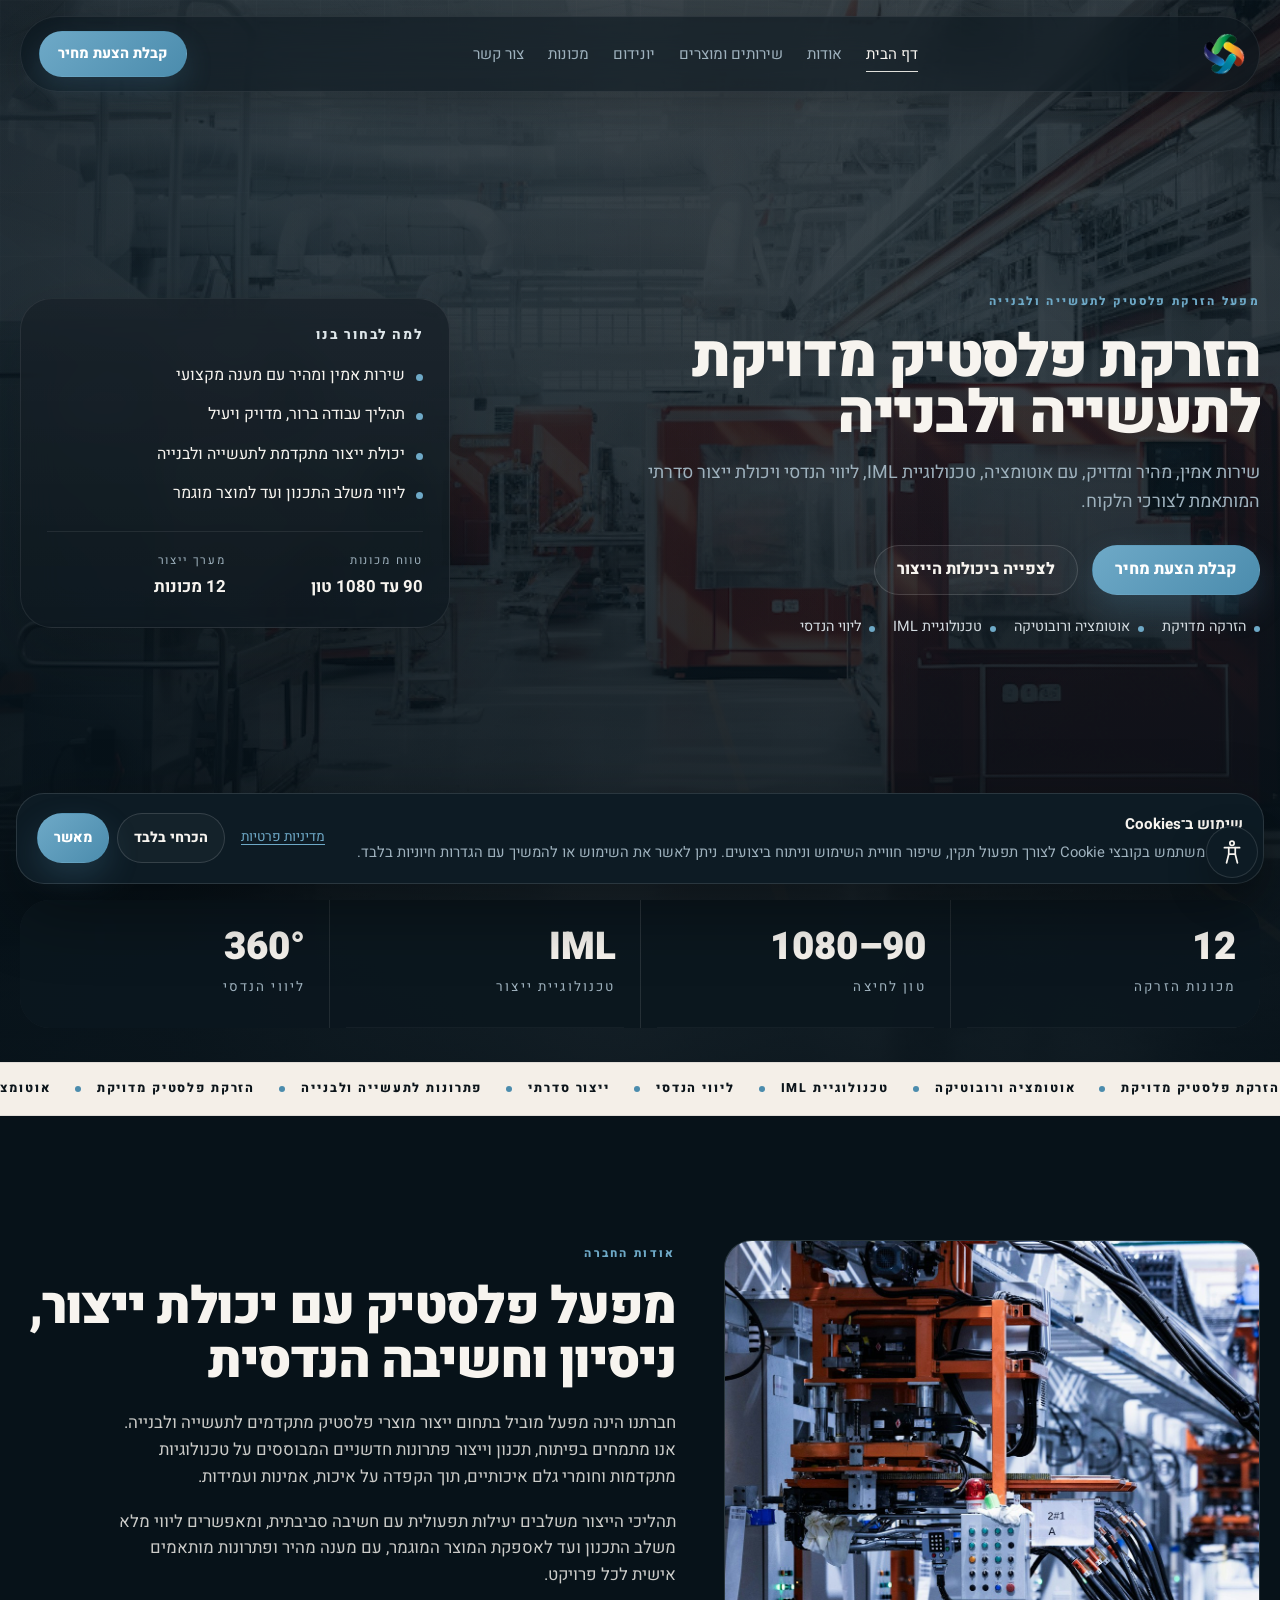
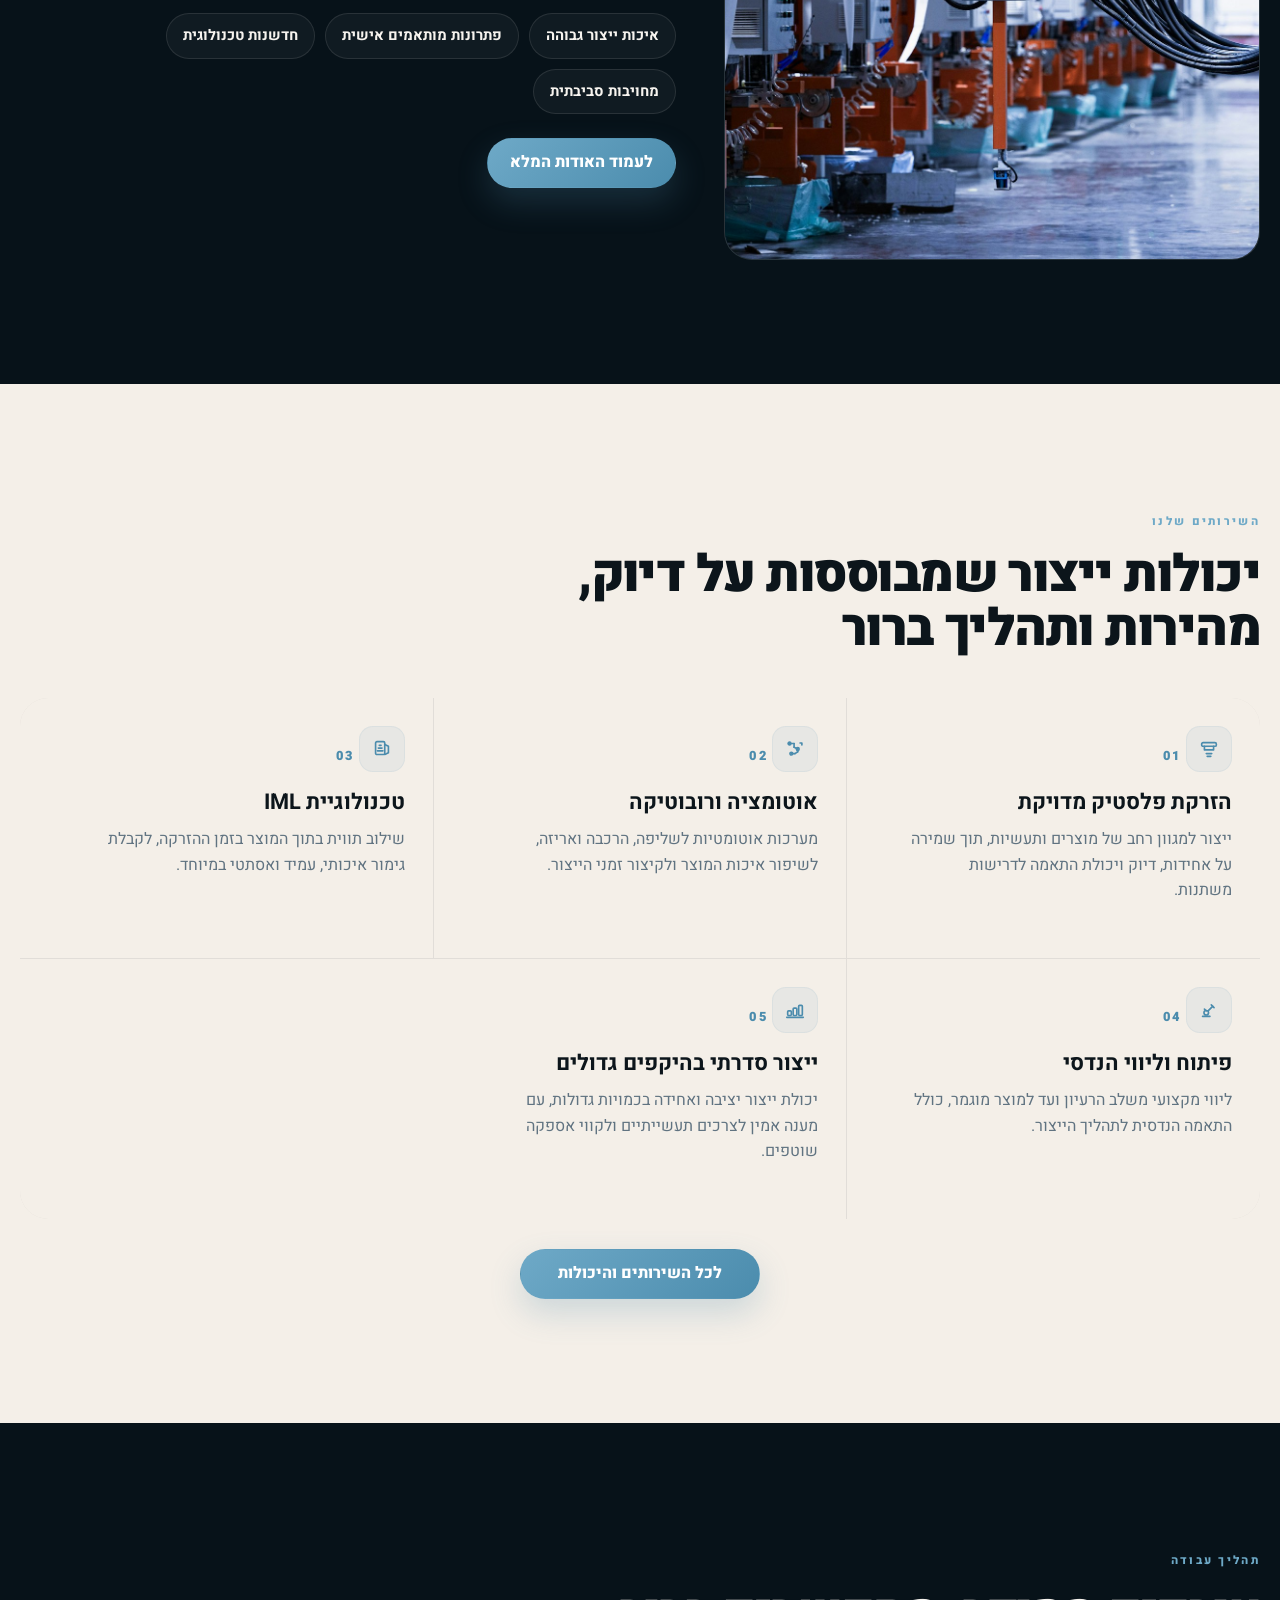
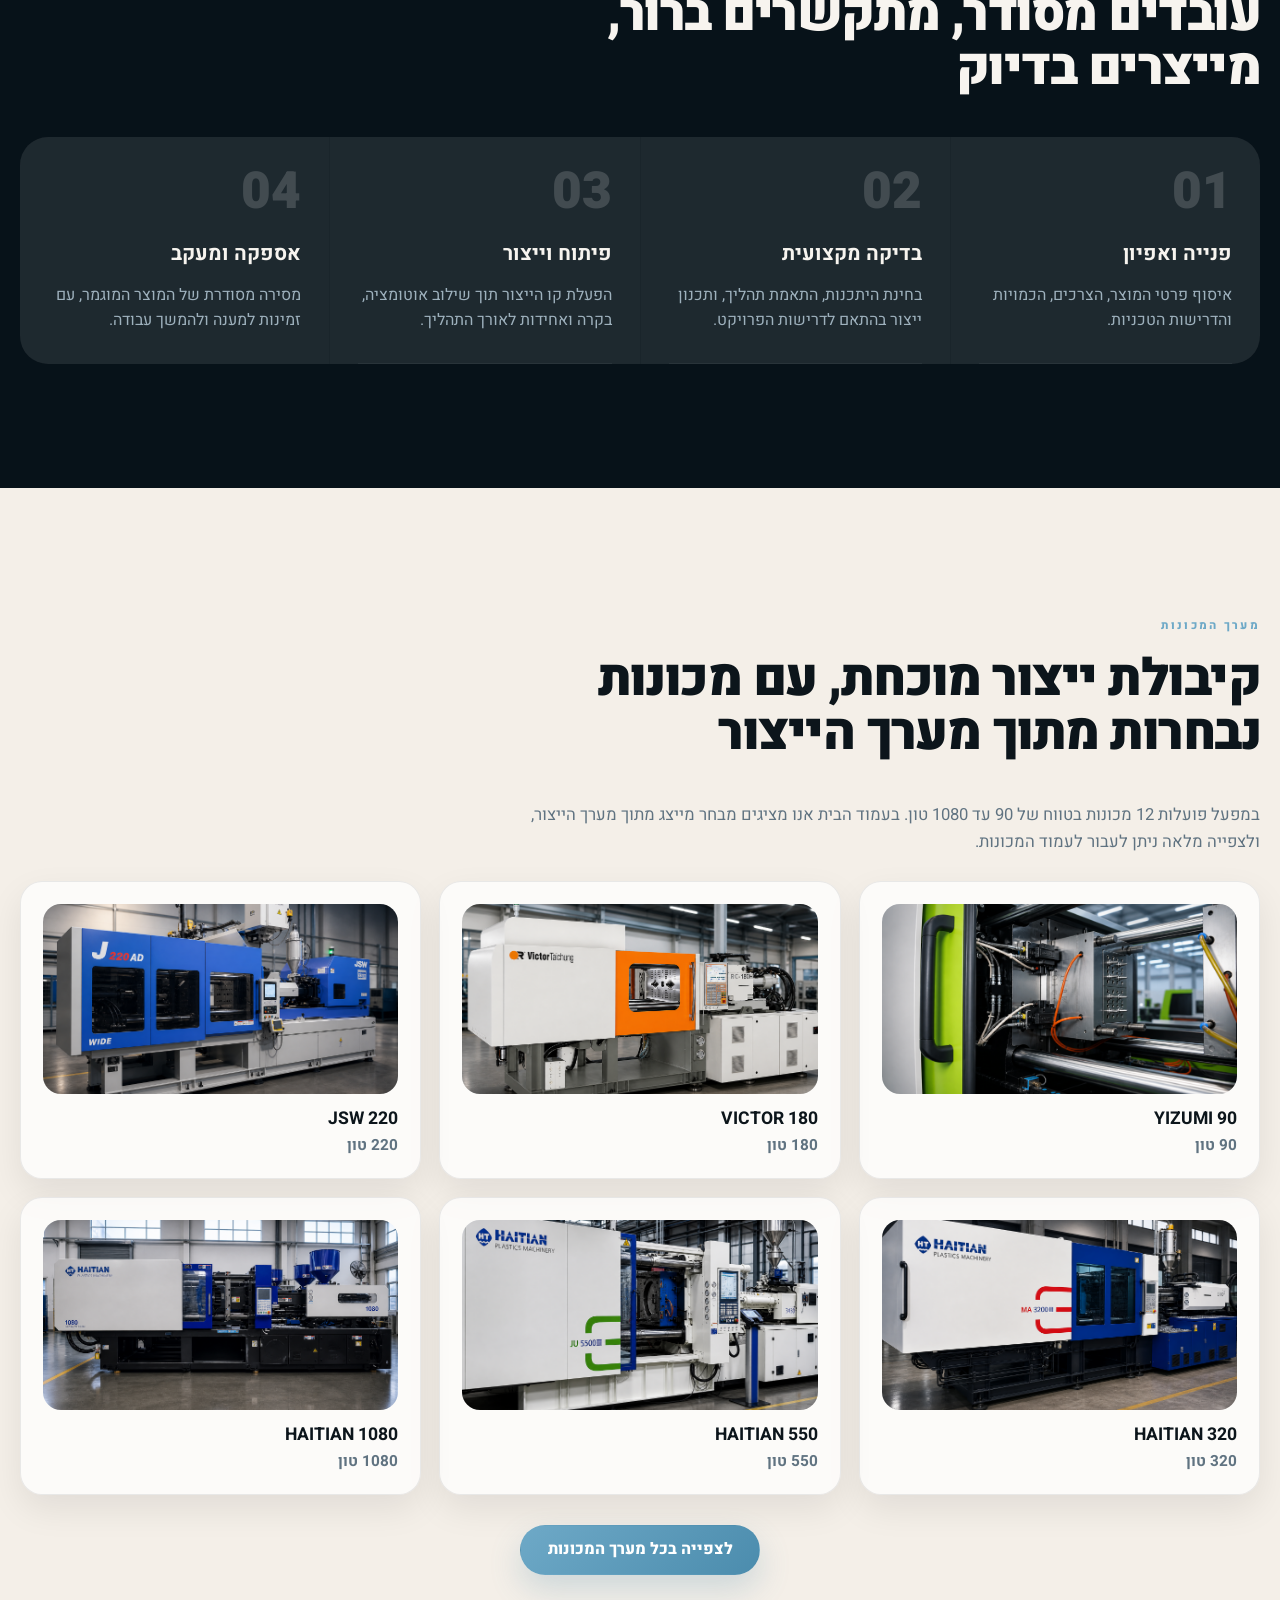
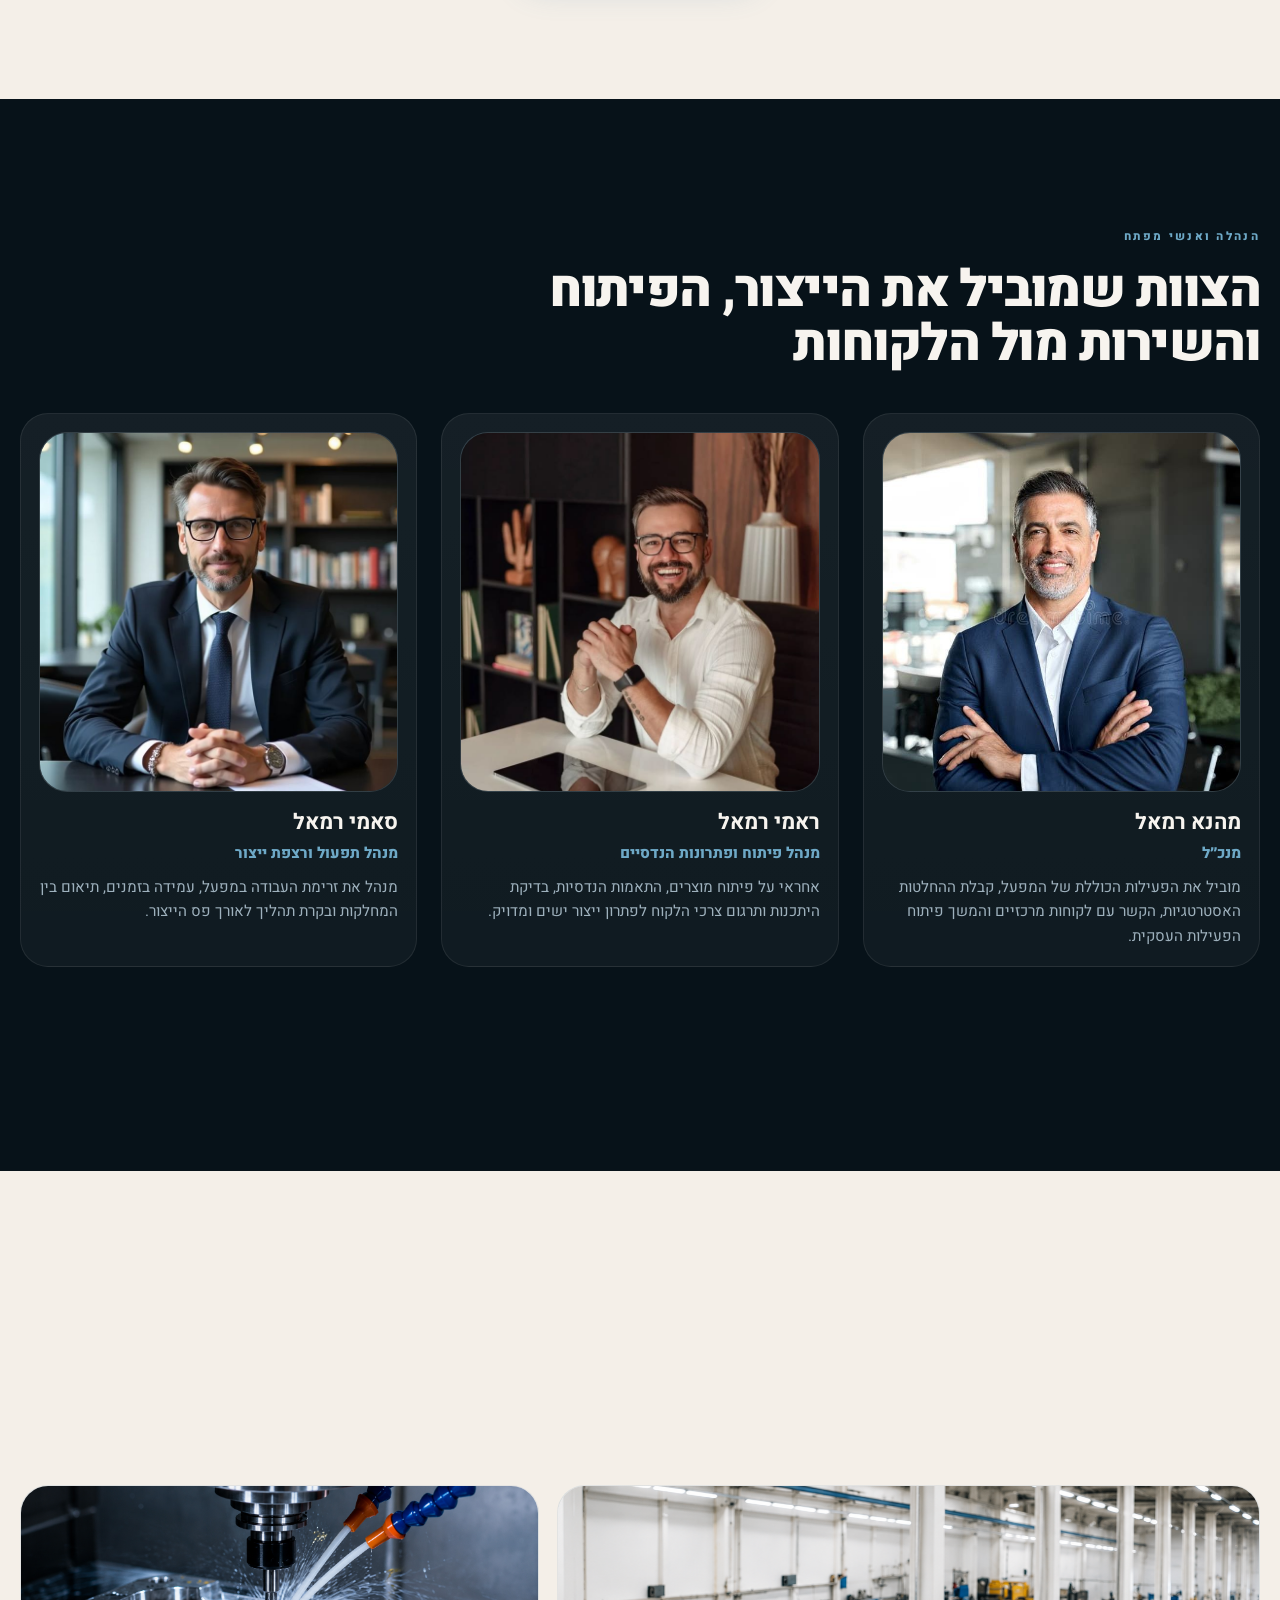
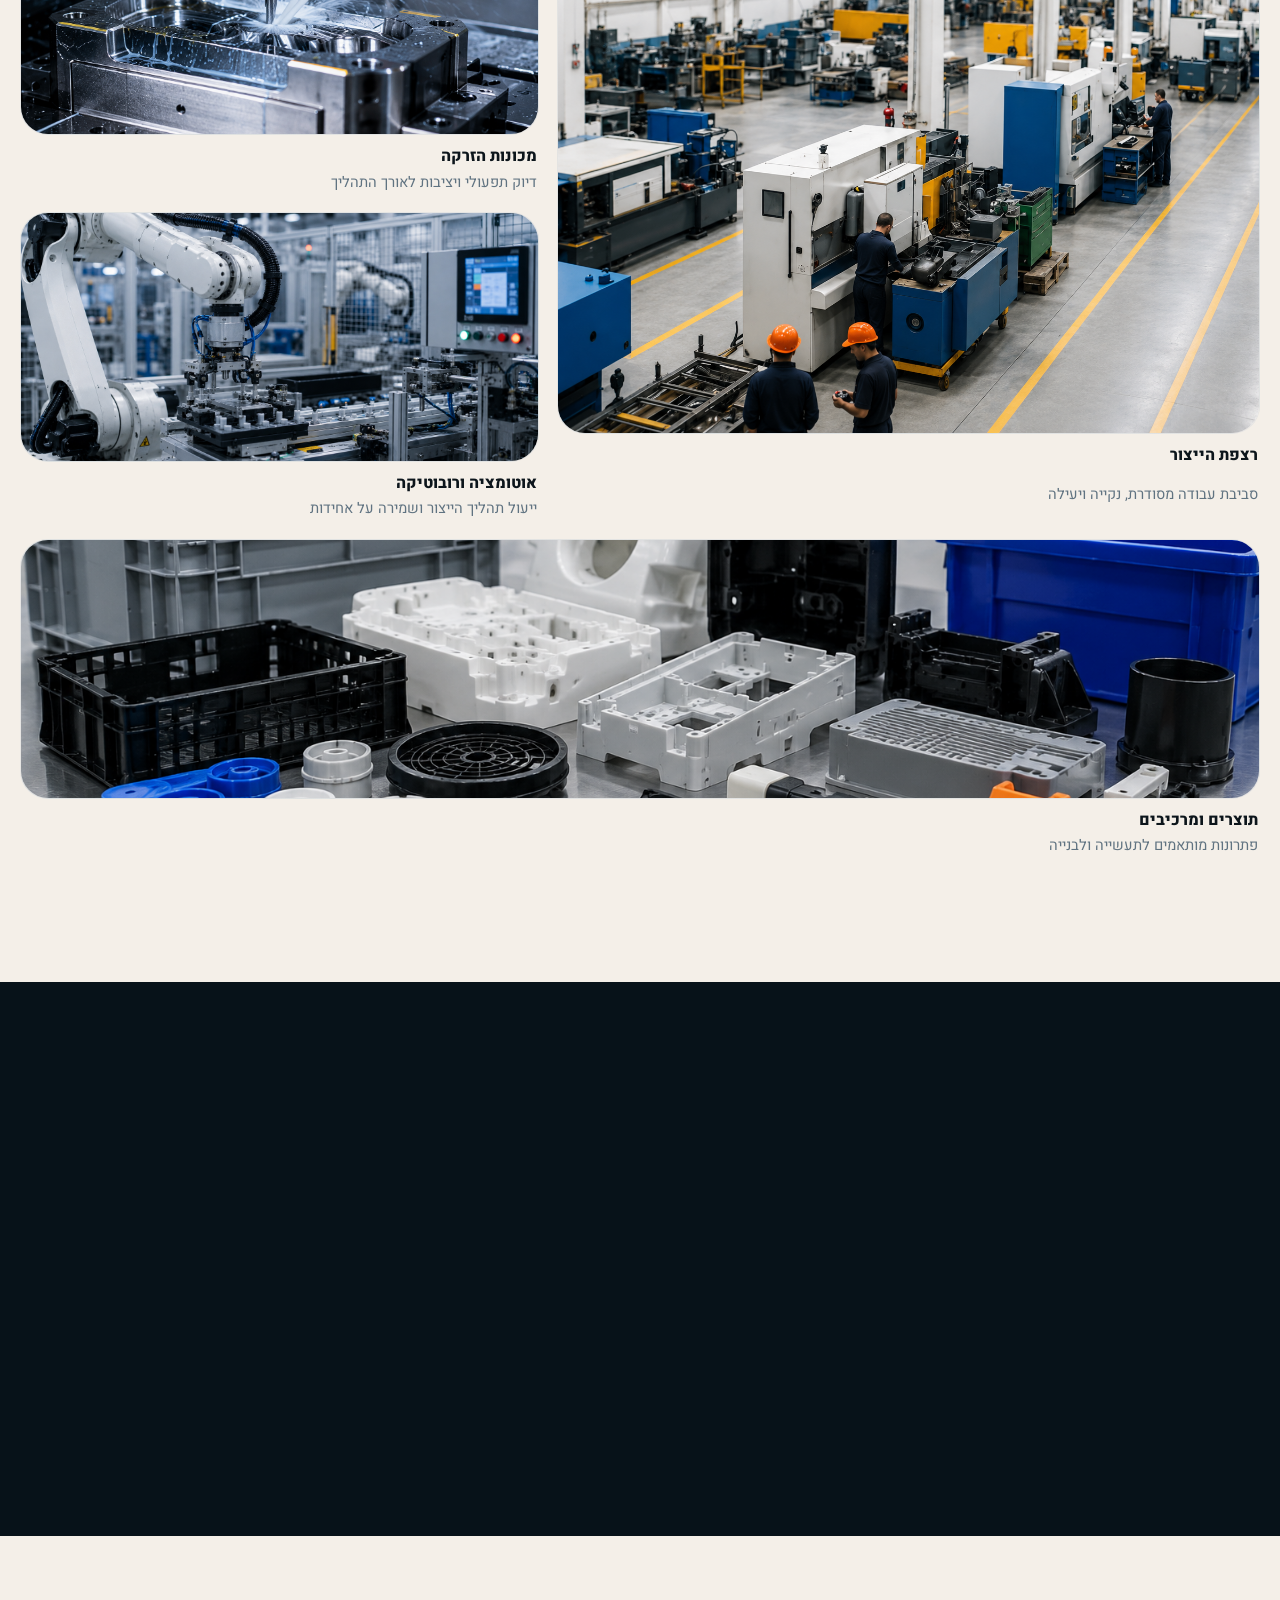
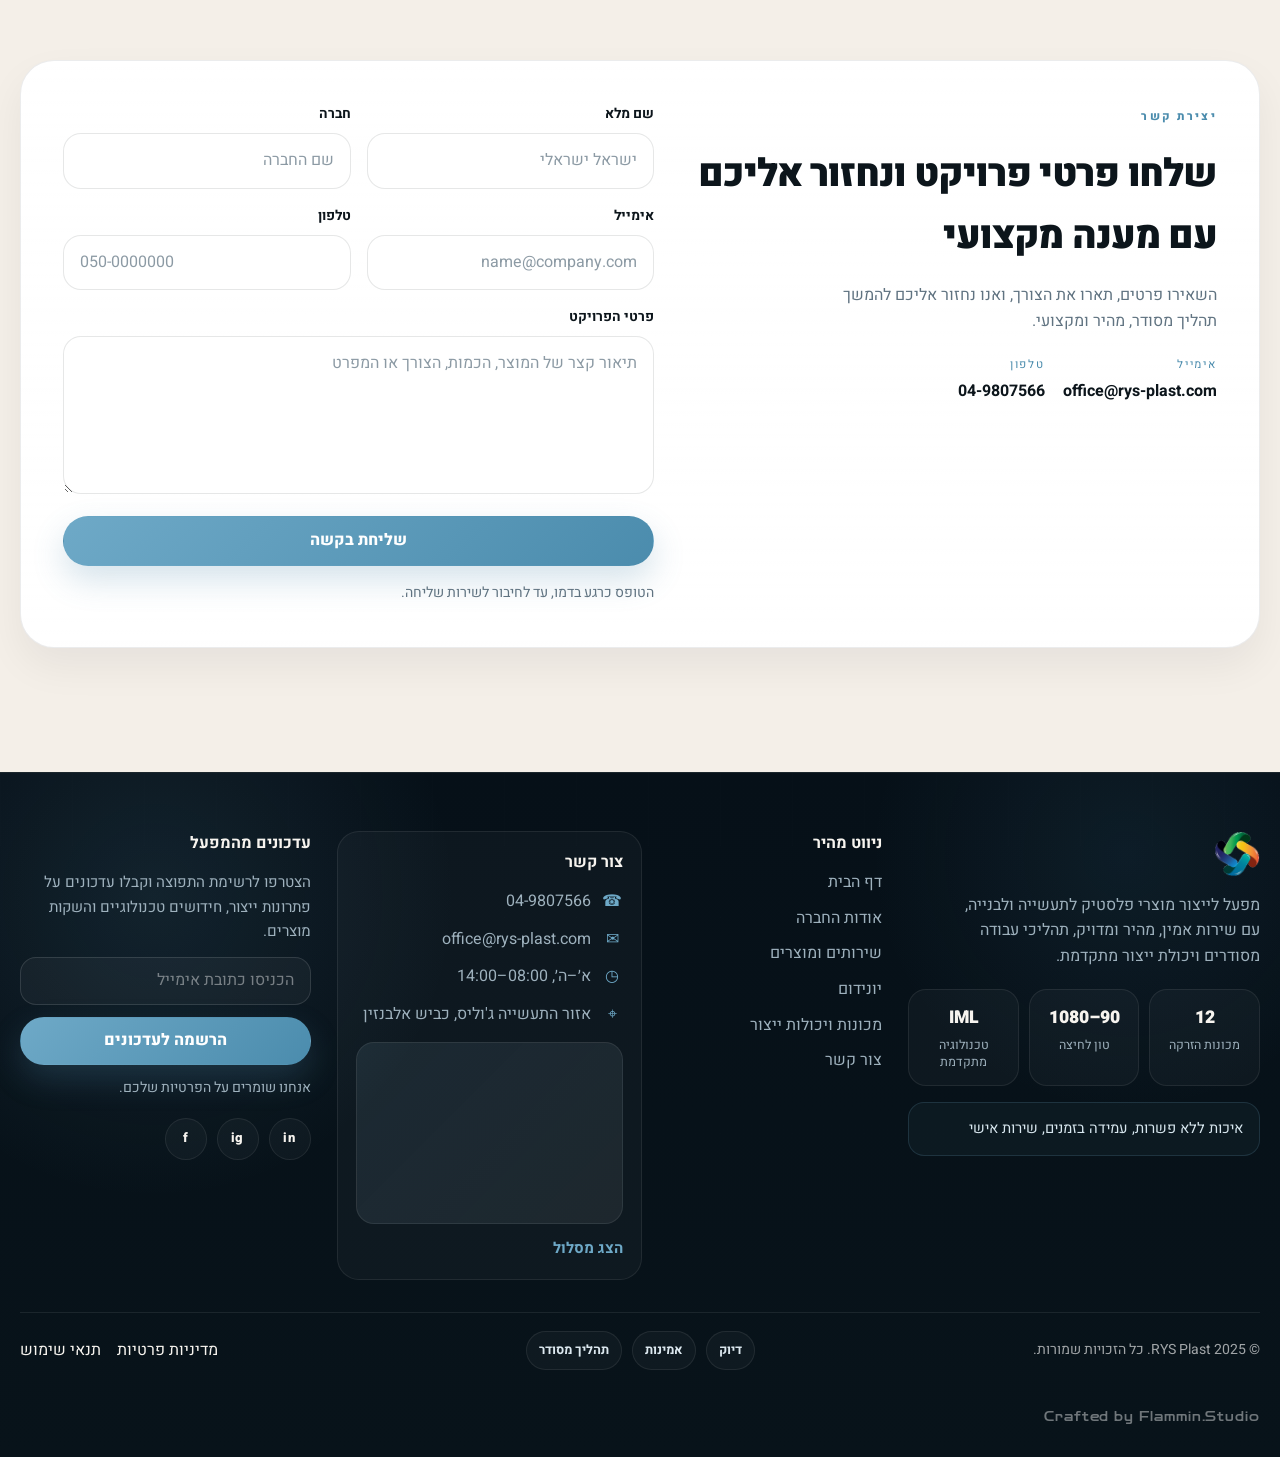
<file: index.html>
<!DOCTYPE html>
<html lang="he" dir="rtl">
  <head>
    <meta charset="UTF-8" />
    <meta name="viewport" content="width=device-width, initial-scale=1.0" />

    <title>RYS Plast | הזרקת פלסטיק מדויקת לתעשייה ולבנייה</title>
    <meta
      name="description"
      content="RYS Plast, מפעל הזרקת פלסטיק לתעשייה ולבנייה. הזרקה מדויקת, אוטומציה, טכנולוגיית IML, ליווי הנדסי וייצור סדרתי עם שירות מהיר ותהליך עבודה ברור."
    />
    <link rel="canonical" href="https://rys-plast.com/" />
    <meta name="robots" content="index,follow" />
    <meta name="theme-color" content="#0C2243" />

    <meta property="og:type" content="website" />
    <meta property="og:locale" content="he_IL" />
    <meta property="og:site_name" content="RYS Plast" />
    <meta property="og:title" content="RYS Plast | פתרונות פלסטיק לתעשייה ולבנייה" />
    <meta property="og:description" content="מפעל לייצור פתרונות פלסטיק בהזרקה, מוצרים לתעשייה ולבנייה, התאמה לפי דרישה ומענה מקצועי לפרויקטים." />
    <meta property="og:url" content="https://rys-plast.com/" />
    <meta property="og:image" content="https://rys-plast.com/assets/og/rys-og-image.jpg" />
    <meta property="og:image:width" content="1200" />
    <meta property="og:image:height" content="630" />
    <meta property="og:image:alt" content="RYS Plast, מפעל לייצור פתרונות פלסטיק לתעשייה ולבנייה" />
    <meta name="twitter:card" content="summary_large_image" />
    <meta name="twitter:image" content="https://rys-plast.com/assets/og/rys-og-image.jpg" />

    <link rel="preconnect" href="https://fonts.googleapis.com" />
    <link rel="preconnect" href="https://fonts.gstatic.com" crossorigin />
    <link
      href="https://fonts.googleapis.com/css2?family=Heebo:wght@300;400;500;700;800;900&family=Zen+Dots&display=swap"
      rel="stylesheet"
    />

    <link rel="icon" href="/assets/favicon/favicon.ico" sizes="any" />
    <link rel="icon" type="image/png" sizes="32x32" href="/assets/favicon/favicon-32x32.png" />
    <link rel="icon" type="image/png" sizes="16x16" href="/assets/favicon/favicon-16x16.png" />
    <link rel="apple-touch-icon" href="/assets/favicon/apple-touch-icon.png" />
    <link rel="manifest" href="/assets/favicon/site.webmanifest" />
    <link rel="stylesheet" href="styles.css" />

    <script type="application/ld+json">
      {
        "@context": "https://schema.org",
        "@graph": [
          {
            "@type": "Organization",
            "@id": "https://rys-plast.com/#organization",
            "name": "RYS Plast",
            "url": "https://rys-plast.com/",
            "logo": "https://rys-plast.com/assets/Icon.png",
            "description": "מפעל לייצור מוצרי פלסטיק לתעשייה ולבנייה, עם הזרקת פלסטיק מדויקת, אוטומציה, טכנולוגיית IML, ליווי הנדסי וייצור סדרתי.",
            "address": {
              "@type": "PostalAddress",
              "streetAddress": "אזור התעשייה ג'וליס, כביש אלבנזין",
              "addressCountry": "IL"
            },
            "areaServed": "IL",
            "email": "office@rys-plast.com",
            "telephone": "04-9807566",
            "knowsAbout": [
              "הזרקת פלסטיק",
              "אוטומציה תעשייתית",
              "רובוטיקה",
              "IML",
              "ליווי הנדסי",
              "ייצור סדרתי"
            ]
          },
          {
            "@type": "WebSite",
            "@id": "https://rys-plast.com/#website",
            "url": "https://rys-plast.com/",
            "name": "RYS Plast",
            "publisher": {
              "@id": "https://rys-plast.com/#organization"
            },
            "inLanguage": "he-IL"
          },
          {
            "@type": "FAQPage",
            "@id": "https://rys-plast.com/#faq",
            "mainEntity": [
              {
                "@type": "Question",
                "name": "אילו שירותים המפעל מספק?",
                "acceptedAnswer": {
                  "@type": "Answer",
                  "text": "המפעל מספק הזרקת פלסטיק מדויקת, אוטומציה ורובוטיקה, טכנולוגיית IML, ליווי ופיתוח הנדסי וייצור סדרתי בהיקפים גדולים."
                }
              },
              {
                "@type": "Question",
                "name": "מה טווח המכונות במפעל?",
                "acceptedAnswer": {
                  "@type": "Answer",
                  "text": "במפעל פועלות 12 מכונות, בטווח של 90 עד 1080 טון."
                }
              },
              {
                "@type": "Question",
                "name": "האם ניתן לקבל ליווי משלב הרעיון ועד למוצר מוגמר?",
                "acceptedAnswer": {
                  "@type": "Answer",
                  "text": "כן, המפעל מציע ליווי ופיתוח הנדסי משלב הרעיון ועד למוצר מוגמר."
                }
              },
              {
                "@type": "Question",
                "name": "האם המפעל מתאים לייצור סדרתי?",
                "acceptedAnswer": {
                  "@type": "Answer",
                  "text": "כן, המפעל ערוך לייצור סדרתי בהיקפים גדולים תוך שמירה על סטנדרט גבוה ואחידות מלאה."
                }
              }
            ]
          }
        ]
      }
    </script>
  </head>

  <body>
    <div class="site-shell">
      <header class="site-header" id="siteHeader">
        <div class="container nav-wrap">
          <nav class="nav" aria-label="ניווט ראשי">
            <a href="/" class="brand" aria-label="RYS Plast דף הבית">
              <img src="assets/Icon.png" alt="RYS Plast" class="brand-logo" />
            </a>

            <div class="nav-desktop">
              <a href="/" class="is-active">דף הבית</a>
              <a href="/about">אודות</a>
              <a href="/services-products">שירותים ומוצרים</a>
              <a href="/unidome">יונידום</a>
              <a href="/machines">מכונות</a>
              <a href="/contact">צור קשר</a>
            </div>

            <div class="nav-actions">
              <a href="#contact" class="btn btn-primary nav-cta"
                >קבלת הצעת מחיר</a
              >

              <button
                class="menu-toggle"
                id="menuToggle"
                type="button"
                aria-label="פתח תפריט"
                aria-expanded="false"
                aria-controls="mobileMenu"
              >
                <span></span>
                <span></span>
              </button>
            </div>
          </nav>

          <div class="mobile-menu" id="mobileMenu">
            <div class="mobile-menu-inner">
              <a href="/" class="is-active">דף הבית</a>
              <a href="/about">אודות</a>
              <a href="/services-products">שירותים ומוצרים</a>
              <a href="/unidome">יונידום</a>
              <a href="/machines">מכונות</a>
              <a href="/contact">צור קשר</a>
              <a href="#contact" class="btn btn-primary mobile-cta"
                >קבלת הצעת מחיר</a
              >
            </div>
          </div>
        </div>
      </header>

      <main>
        <section class="hero" id="hero">
          <div class="hero-bg">
            <img
              src="assets/Red Machinery Precision Factory Floor.png"
              alt="רצפת ייצור במפעל RYS Plast"
              onerror="this.style.display='none'"
            />
            <div class="hero-overlay"></div>
            <div class="hero-grid"></div>
          </div>

          <div class="container hero-content">
            <div class="hero-copy reveal">
              <div class="eyebrow">מפעל הזרקת פלסטיק לתעשייה ולבנייה</div>

              <h1 class="hero-title">
                <span class="hero-title-line hero-title-line-1">
                  הזרקת פלסטיק <span class="hero-title-word">מדויקת</span>
                </span>
                <span class="hero-title-line hero-title-line-2"
                  >לתעשייה ולבנייה</span
                >
              </h1>

              <p class="hero-lead">
                שירות אמין, מהיר ומדויק, עם אוטומציה, טכנולוגיית IML, ליווי
                הנדסי ויכולת ייצור סדרתי המותאמת לצורכי הלקוח.
              </p>

              <div class="hero-actions">
                <a href="#contact" class="btn btn-primary">קבלת הצעת מחיר</a>
                <a href="/services-products" class="btn btn-secondary"
                  >לצפייה ביכולות הייצור</a
                >
              </div>

              <div class="hero-micro">
                <span>הזרקה מדויקת</span>
                <span>אוטומציה ורובוטיקה</span>
                <span>טכנולוגיית IML</span>
                <span>ליווי הנדסי</span>
              </div>
            </div>

            <div class="hero-panel reveal">
              <div class="hero-card">
                <div class="hero-card-label">למה לבחור בנו</div>

                <ul class="hero-points">
                  <li>שירות אמין ומהיר עם מענה מקצועי</li>
                  <li>תהליך עבודה ברור, מדויק ויעיל</li>
                  <li>יכולת ייצור מתקדמת לתעשייה ולבנייה</li>
                  <li>ליווי משלב התכנון ועד למוצר מוגמר</li>
                </ul>

                <div class="hero-card-footer">
                  <div>
                    <span class="mini-label">טווח מכונות</span>
                    <strong>90 עד 1080 טון</strong>
                  </div>
                  <div>
                    <span class="mini-label">מערך ייצור</span>
                    <strong>12 מכונות</strong>
                  </div>
                </div>
              </div>
            </div>
          </div>

          <div class="hero-stats">
            <div class="container">
              <div class="stats-grid">
                <article class="stat-card reveal">
                  <strong data-count="12">12</strong>
                  <span>מכונות הזרקה</span>
                </article>

                <article class="stat-card reveal">
                  <strong>90–1080</strong>
                  <span>טון לחיצה</span>
                </article>

                <article class="stat-card reveal">
                  <strong>IML</strong>
                  <span>טכנולוגיית ייצור</span>
                </article>

                <article class="stat-card reveal">
                  <strong>360°</strong>
                  <span>ליווי הנדסי</span>
                </article>
              </div>
            </div>
          </div>
        </section>

        <section class="trust-ribbon" aria-label="תחומי מומחיות">
          <div class="trust-track">
            <span>הזרקת פלסטיק מדויקת</span>
            <span>אוטומציה ורובוטיקה</span>
            <span>טכנולוגיית IML</span>
            <span>ליווי הנדסי</span>
            <span>ייצור סדרתי</span>
            <span>פתרונות לתעשייה ולבנייה</span>
            <span>הזרקת פלסטיק מדויקת</span>
            <span>אוטומציה ורובוטיקה</span>
            <span>טכנולוגיית IML</span>
            <span>ליווי הנדסי</span>
            <span>ייצור סדרתי</span>
            <span>פתרונות לתעשייה ולבנייה</span>
          </div>
        </section>

        <section class="section section-dark" id="about">
          <div class="container">
            <div class="about-layout">
              <div class="about-media reveal">
                <div class="media-frame about-frame">
                  <img
                    src="assets/homa-appliances-ERXFD4jLpJc-unsplash.jpg"
                    alt="קו ייצור במפעל RYS Plast"
                    onerror="this.style.display='none'"
                  />
                </div>
              </div>

              <div class="about-content">
                <div class="section-head reveal">
                  <span class="eyebrow">אודות החברה</span>
                  <h2>מפעל פלסטיק עם יכולת ייצור, ניסיון וחשיבה הנדסית</h2>
                </div>

                <div class="about-copy reveal">
                  <p>
                    חברתנו הינה מפעל מוביל בתחום ייצור מוצרי פלסטיק מתקדמים
                    לתעשייה ולבנייה. אנו מתמחים בפיתוח, תכנון וייצור פתרונות
                    חדשניים המבוססים על טכנולוגיות מתקדמות וחומרי גלם איכותיים,
                    תוך הקפדה על איכות, אמינות ועמידות.
                  </p>

                  <p>
                    תהליכי הייצור משלבים יעילות תפעולית עם חשיבה סביבתית,
                    ומאפשרים ליווי מלא משלב התכנון ועד לאספקת המוצר המוגמר, עם
                    מענה מהיר ופתרונות מותאמים אישית לכל פרויקט.
                  </p>

                  <div class="about-values">
                    <div class="chip">איכות ייצור גבוהה</div>
                    <div class="chip">פתרונות מותאמים אישית</div>
                    <div class="chip">חדשנות טכנולוגית</div>
                    <div class="chip">מחויבות סביבתית</div>
                  </div>

                  <div class="about-cta">
                    <a href="/about" class="btn btn-primary"
                      >לעמוד האודות המלא</a
                    >
                  </div>
                </div>
              </div>
            </div>
          </div>
        </section>

        <section class="section section-light" id="services">
          <div class="container">
            <div class="section-head reveal">
              <span class="eyebrow">השירותים שלנו</span>
              <h2>יכולות ייצור שמבוססות על דיוק, מהירות ותהליך ברור</h2>
            </div>

            <div class="cards-grid services-grid">
              <article class="feature-card reveal">
                <div class="feature-icon" aria-hidden="true">
                  <svg
                    viewBox="0 0 24 24"
                    fill="none"
                    stroke="currentColor"
                    stroke-width="1.8"
                    stroke-linecap="round"
                    stroke-linejoin="round"
                  >
                    <rect x="4" y="5" width="16" height="4" rx="1.5" />
                    <path d="M7 9v4" />
                    <path d="M17 9v4" />
                    <path d="M8 13h8" />
                    <path d="M9 17h6" />
                    <path d="M10 20h4" />
                  </svg>
                </div>
                <span class="feature-index">01</span>
                <h3>הזרקת פלסטיק מדויקת</h3>
                <p>
                  ייצור למגוון רחב של מוצרים ותעשיות, תוך שמירה על אחידות, דיוק
                  ויכולת התאמה לדרישות משתנות.
                </p>
              </article>

              <article class="feature-card reveal">
                <div class="feature-icon" aria-hidden="true">
                  <svg
                    viewBox="0 0 24 24"
                    fill="none"
                    stroke="currentColor"
                    stroke-width="1.8"
                    stroke-linecap="round"
                    stroke-linejoin="round"
                  >
                    <path d="M6 6h5" />
                    <path d="M11 6v4" />
                    <path d="M11 10l4 2" />
                    <path d="M15 12v3" />
                    <path d="M15 15l-3 2" />
                    <path d="M12 17H8" />
                    <circle cx="6" cy="6" r="1.5" />
                    <circle cx="15" cy="12" r="1.5" />
                    <circle cx="8" cy="17" r="1.5" />
                    <path d="M17.5 5.5h2v2" />
                  </svg>
                </div>
                <span class="feature-index">02</span>
                <h3>אוטומציה ורובוטיקה</h3>
                <p>
                  מערכות אוטומטיות לשליפה, הרכבה ואריזה, לשיפור איכות המוצר
                  ולקיצור זמני הייצור.
                </p>
              </article>

              <article class="feature-card reveal">
                <div class="feature-icon" aria-hidden="true">
                  <svg
                    viewBox="0 0 24 24"
                    fill="none"
                    stroke="currentColor"
                    stroke-width="1.8"
                    stroke-linecap="round"
                    stroke-linejoin="round"
                  >
                    <rect x="5" y="4" width="10" height="14" rx="1.5" />
                    <path d="M9 8h2" />
                    <path d="M8 11h4" />
                    <path d="M7 14h6" />
                    <path d="M15 7l4 2v7l-4 2" />
                  </svg>
                </div>
                <span class="feature-index">03</span>
                <h3>טכנולוגיית IML</h3>
                <p>
                  שילוב תווית בתוך המוצר בזמן ההזרקה, לקבלת גימור איכותי, עמיד
                  ואסתטי במיוחד.
                </p>
              </article>

              <article class="feature-card reveal">
                <div class="feature-icon" aria-hidden="true">
                  <svg
                    viewBox="0 0 24 24"
                    fill="none"
                    stroke="currentColor"
                    stroke-width="1.8"
                    stroke-linecap="round"
                    stroke-linejoin="round"
                  >
                    <circle cx="9" cy="15" r="2.5" />
                    <path d="M11 13l5-5" />
                    <path d="M14.5 6.5l3 3" />
                    <path d="M5 19h8" />
                    <path d="M7 11l2 2" />
                  </svg>
                </div>
                <span class="feature-index">04</span>
                <h3>פיתוח וליווי הנדסי</h3>
                <p>
                  ליווי מקצועי משלב הרעיון ועד למוצר מוגמר, כולל התאמה הנדסית
                  לתהליך הייצור.
                </p>
              </article>

              <article class="feature-card feature-card-wide reveal">
                <div class="feature-icon" aria-hidden="true">
                  <svg
                    viewBox="0 0 24 24"
                    fill="none"
                    stroke="currentColor"
                    stroke-width="1.8"
                    stroke-linecap="round"
                    stroke-linejoin="round"
                  >
                    <rect x="4" y="13" width="4" height="5" rx="1" />
                    <rect x="10" y="10" width="4" height="8" rx="1" />
                    <rect x="16" y="7" width="4" height="11" rx="1" />
                    <path d="M3 20h18" />
                  </svg>
                </div>
                <span class="feature-index">05</span>
                <h3>ייצור סדרתי בהיקפים גדולים</h3>
                <p>
                  יכולת ייצור יציבה ואחידה בכמויות גדולות, עם מענה אמין לצרכים
                  תעשייתיים ולקווי אספקה שוטפים.
                </p>
              </article>
            </div>

            <div class="section-cta reveal">
              <a href="/services-products" class="btn btn-primary"
                >לכל השירותים והיכולות</a
              >
            </div>
          </div>
        </section>

        <section class="section section-dark" id="process">
          <div class="container">
            <div class="section-head reveal">
              <span class="eyebrow">תהליך עבודה</span>
              <h2>עובדים מסודר, מתקשרים ברור, מייצרים בדיוק</h2>
            </div>

            <div class="process-grid">
              <article class="process-card reveal">
                <span class="process-num">01</span>
                <h3>פנייה ואפיון</h3>
                <p>איסוף פרטי המוצר, הצרכים, הכמויות והדרישות הטכניות.</p>
              </article>

              <article class="process-card reveal">
                <span class="process-num">02</span>
                <h3>בדיקה מקצועית</h3>
                <p>
                  בחינת היתכנות, התאמת תהליך, ותכנון ייצור בהתאם לדרישות
                  הפרויקט.
                </p>
              </article>

              <article class="process-card reveal">
                <span class="process-num">03</span>
                <h3>פיתוח וייצור</h3>
                <p>
                  הפעלת קו הייצור תוך שילוב אוטומציה, בקרה ואחידות לאורך התהליך.
                </p>
              </article>

              <article class="process-card reveal">
                <span class="process-num">04</span>
                <h3>אספקה ומעקב</h3>
                <p>
                  מסירה מסודרת של המוצר המוגמר, עם זמינות למענה ולהמשך עבודה.
                </p>
              </article>
            </div>
          </div>
        </section>

        <section class="section section-light" id="machines">
          <div class="container">
            <div class="section-head reveal">
              <span class="eyebrow">מערך המכונות</span>
              <h2>קיבולת ייצור מוכחת, עם מכונות נבחרות מתוך מערך הייצור</h2>
            </div>

            <div class="machine-intro reveal">
              <p>
                במפעל פועלות 12 מכונות בטווח של 90 עד 1080 טון. בעמוד הבית אנו
                מציגים מבחר מייצג מתוך מערך הייצור, ולצפייה מלאה ניתן לעבור
                לעמוד המכונות.
              </p>
            </div>

            <div class="machine-grid machine-grid-featured">
              <article class="machine-card reveal">
                <div class="machine-media">
                  <img
                    src="assets/machines/YIZUMI-90.png"
                    alt="מכונת YIZUMI 90"
                    onerror="this.style.display='none'"
                  />
                </div>
                <div class="machine-card-body">
                  <strong>YIZUMI 90</strong>
                  <span>90 טון</span>
                </div>
              </article>

              <article class="machine-card reveal">
                <div class="machine-media">
                  <img
                    src="assets/machines/VICTOR-180.png"
                    alt="מכונת VICTOR 180"
                    onerror="this.style.display='none'"
                  />
                </div>
                <div class="machine-card-body">
                  <strong>VICTOR 180</strong>
                  <span>180 טון</span>
                </div>
              </article>

              <article class="machine-card reveal">
                <div class="machine-media">
                  <img
                    src="assets/machines/JSW-220.png"
                    alt="מכונת JSW 220"
                    onerror="this.style.display='none'"
                  />
                </div>
                <div class="machine-card-body">
                  <strong>JSW 220</strong>
                  <span>220 טון</span>
                </div>
              </article>

              <article class="machine-card reveal">
                <div class="machine-media">
                  <img
                    src="assets/machines/HAITIAN-320.png"
                    alt="מכונת HAITIAN 320"
                    onerror="this.style.display='none'"
                  />
                </div>
                <div class="machine-card-body">
                  <strong>HAITIAN 320</strong>
                  <span>320 טון</span>
                </div>
              </article>

              <article class="machine-card reveal">
                <div class="machine-media">
                  <img
                    src="assets/machines/HAITIAN-550.png"
                    alt="מכונת HAITIAN 550"
                    onerror="this.style.display='none'"
                  />
                </div>
                <div class="machine-card-body">
                  <strong>HAITIAN 550</strong>
                  <span>550 טון</span>
                </div>
              </article>

              <article class="machine-card reveal">
                <div class="machine-media">
                  <img
                    src="assets/machines/HAITIAN-1080.png"
                    alt="מכונת HAITIAN 1080"
                    onerror="this.style.display='none'"
                  />
                </div>
                <div class="machine-card-body">
                  <strong>HAITIAN 1080</strong>
                  <span>1080 טון</span>
                </div>
              </article>
            </div>

            <div class="section-cta reveal">
              <a href="/machines" class="btn btn-primary"
                >לצפייה בכל מערך המכונות</a
              >
            </div>
          </div>
        </section>

        <section class="section section-dark" id="management">
          <div class="container">
            <div class="section-head reveal">
              <span class="eyebrow">הנהלה ואנשי מפתח</span>
              <h2>הצוות שמוביל את הייצור, הפיתוח והשירות מול הלקוחות</h2>
            </div>

            <div class="management-grid management-grid-refined">
              <article class="profile-card-refined reveal">
                <div class="media-frame profile-frame">
                  <img
                    src="assets/ceo.jpg"
                    alt="מהנא רמאל"
                    onerror="this.style.display='none'"
                  />
                </div>

                <div class="profile-meta">
                  <h3>מהנא רמאל</h3>
                  <span class="profile-role">מנכ״ל</span>
                  <p>
                    מוביל את הפעילות הכוללת של המפעל, קבלת ההחלטות האסטרטגיות,
                    הקשר עם לקוחות מרכזיים והמשך פיתוח הפעילות העסקית.
                  </p>
                </div>
              </article>

              <article class="profile-card-refined reveal">
                <div class="media-frame profile-frame">
                  <img
                    src="assets/cto.jpg"
                    alt="ראמי רמאל"
                    onerror="this.style.display='none'"
                  />
                </div>

                <div class="profile-meta">
                  <h3>ראמי רמאל</h3>
                  <span class="profile-role">מנהל פיתוח ופתרונות הנדסיים</span>
                  <p>
                    אחראי על פיתוח מוצרים, התאמות הנדסיות, בדיקת היתכנות ותרגום
                    צרכי הלקוח לפתרון ייצור ישים ומדויק.
                  </p>
                </div>
              </article>

              <article class="profile-card-refined reveal">
                <div class="media-frame profile-frame">
                  <img
                    src="assets/cfo.jpg"
                    alt="סאמי רמאל"
                    onerror="this.style.display='none'"
                  />
                </div>

                <div class="profile-meta">
                  <h3>סאמי רמאל</h3>
                  <span class="profile-role">מנהל תפעול ורצפת ייצור</span>
                  <p>
                    מנהל את זרימת העבודה במפעל, עמידה בזמנים, תיאום בין המחלקות
                    ובקרת תהליך לאורך פס הייצור.
                  </p>
                </div>
              </article>
            </div>
            <div class="management-summary reveal">
              <p>
                המפעל מורכב מ־5 קוונים, 2 אנשי תחזוקה, 4 מנהלי משמרות וכ־20
                פועלים.
              </p>
            </div>
          </div>
        </section>

        <section class="section section-light" id="gallery">
          <div class="container">
            <div class="section-head reveal">
              <span class="eyebrow">נראות המפעל</span>
              <h2>הייצור בפועל, סביבת העבודה והציוד שמניעים את התהליך</h2>
            </div>

            <div class="gallery-grid-refined">
              <article class="gallery-card gallery-card-large reveal">
                <div class="media-frame gallery-frame">
                  <img
                    src="assets/factory-floor.jpg"
                    alt="רצפת הייצור במפעל"
                    onerror="this.style.display='none'"
                  />
                </div>
                <div class="gallery-caption">
                  <strong>רצפת הייצור</strong>
                  <span>סביבת עבודה מסודרת, נקייה ויעילה</span>
                </div>
              </article>

              <article class="gallery-card reveal">
                <div class="media-frame gallery-frame">
                  <img
                    src="assets/injection-mach.png"
                    alt="מכונת הזרקה בפעולה"
                    onerror="this.style.display='none'"
                  />
                </div>
                <div class="gallery-caption">
                  <strong>מכונות הזרקה</strong>
                  <span>דיוק תפעולי ויציבות לאורך התהליך</span>
                </div>
              </article>

              <article class="gallery-card reveal">
                <div class="media-frame gallery-frame">
                  <img
                    src="assets/Autom&Robo.png"
                    alt="אוטומציה ורובוטיקה"
                    onerror="this.style.display='none'"
                  />
                </div>
                <div class="gallery-caption">
                  <strong>אוטומציה ורובוטיקה</strong>
                  <span>ייעול תהליך הייצור ושמירה על אחידות</span>
                </div>
              </article>

              <article class="gallery-card gallery-card-wide reveal">
                <div class="media-frame gallery-frame">
                  <img
                    src="assets/products.png"
                    alt="מוצרים ותוצרים מוגמרים"
                    onerror="this.style.display='none'"
                  />
                </div>
                <div class="gallery-caption">
                  <strong>תוצרים ומרכיבים</strong>
                  <span>פתרונות מותאמים לתעשייה ולבנייה</span>
                </div>
              </article>
            </div>
          </div>
        </section>

        <section class="section section-dark" id="faq">
          <div class="container">
            <div class="faq-layout">
              <div class="faq-intro reveal">
                <span class="eyebrow">שאלות נפוצות</span>
                <h2>מידע קצר וברור למי שבודק התאמה לעבודה מול המפעל</h2>
              </div>

              <div class="faq-list">
                <details class="faq-item reveal">
                  <summary>אילו שירותים המפעל מספק?</summary>
                  <p>
                    הזרקת פלסטיק מדויקת, אוטומציה ורובוטיקה, טכנולוגיית IML,
                    פיתוח וליווי הנדסי וייצור סדרתי בהיקפים גדולים.
                  </p>
                </details>

                <details class="faq-item reveal">
                  <summary>מה טווח המכונות במפעל?</summary>
                  <p>במפעל פועלות 12 מכונות בטווח של 90 עד 1080 טון.</p>
                </details>

                <details class="faq-item reveal">
                  <summary>האם ניתן לקבל ליווי משלב הרעיון?</summary>
                  <p>
                    כן, המפעל מלווה את הלקוחות משלב התכנון ועד למוצר המוגמר.
                  </p>
                </details>

                <details class="faq-item reveal">
                  <summary>האם המפעל מתאים לייצור סדרתי?</summary>
                  <p>
                    כן, המפעל ערוך לייצור סדרתי בהיקפים גדולים תוך שמירה על
                    אחידות וסטנדרט גבוה.
                  </p>
                </details>
              </div>
            </div>
          </div>
        </section>

        <section class="section section-light" id="contact">
          <div class="container">
            <div class="contact-box reveal">
              <div class="contact-copy">
                <span class="eyebrow">יצירת קשר</span>
                <h2>שלחו פרטי פרויקט ונחזור אליכם עם מענה מקצועי</h2>
                <p>
                  השאירו פרטים, תארו את הצורך, ואנו נחזור אליכם להמשך תהליך
                  מסודר, מהיר ומקצועי.
                </p>

                <div class="contact-meta">
                  <div>
                    <span class="mini-label">אימייל</span>
                    <strong>office@rys-plast.com</strong>
                  </div>
                  <div>
                    <span class="mini-label">טלפון</span>
                    <strong>04-9807566</strong>
                  </div>
                </div>
              </div>

              <form class="contact-form" id="contactForm">
                <div class="field-row">
                  <div class="field">
                    <label for="name">שם מלא</label>
                    <input
                      id="name"
                      name="name"
                      type="text"
                      placeholder="ישראל ישראלי"
                      required
                    />
                  </div>

                  <div class="field">
                    <label for="company">חברה</label>
                    <input
                      id="company"
                      name="company"
                      type="text"
                      placeholder="שם החברה"
                    />
                  </div>
                </div>

                <div class="field-row">
                  <div class="field">
                    <label for="email">אימייל</label>
                    <input
                      id="email"
                      name="email"
                      type="email"
                      placeholder="name@company.com"
                      required
                    />
                  </div>

                  <div class="field">
                    <label for="phone">טלפון</label>
                    <input
                      id="phone"
                      name="phone"
                      type="tel"
                      placeholder="050-0000000"
                    />
                  </div>
                </div>

                <div class="field">
                  <label for="message">פרטי הפרויקט</label>
                  <textarea
                    id="message"
                    name="message"
                    rows="5"
                    placeholder="תיאור קצר של המוצר, הכמות, הצורך או המפרט"
                  ></textarea>
                </div>

                <button type="submit" class="btn btn-primary submit-btn">
                  שליחת בקשה
                </button>

                <p class="form-note">
                  הטופס כרגע בדמו, עד לחיבור לשירות שליחה.
                </p>
                <p class="form-success" id="formSuccess" hidden>
                  הבקשה התקבלה בהצלחה.
                </p>
              </form>
            </div>
          </div>
        </section>
      </main>

      <footer class="site-footer">
        <div class="container footer-top">
          <div class="footer-brand-block">
            <img src="assets/Icon.png" alt="RYS Plast" class="footer-logo" />

            <p class="footer-brand-text">
              מפעל לייצור מוצרי פלסטיק לתעשייה ולבנייה, עם שירות אמין, מהיר
              ומדויק, תהליכי עבודה מסודרים ויכולת ייצור מתקדמת.
            </p>

            <div class="footer-trust-strip">
              <div class="footer-trust-item">
                <strong>12</strong>
                <span>מכונות הזרקה</span>
              </div>
              <div class="footer-trust-item">
                <strong>90–1080</strong>
                <span>טון לחיצה</span>
              </div>
              <div class="footer-trust-item">
                <strong>IML</strong>
                <span>טכנולוגיה מתקדמת</span>
              </div>
            </div>

            <div class="footer-trust-note">
              איכות ללא פשרות, עמידה בזמנים, שירות אישי
            </div>
          </div>

          <div class="footer-col footer-nav-col">
            <h3>ניווט מהיר</h3>
            <a href="/">דף הבית</a>
            <a href="/about">אודות החברה</a>
            <a href="/services-products">שירותים ומוצרים</a>
            <a href="/unidome">יונידום</a>
            <a href="/machines">מכונות ויכולות ייצור</a>
            <a href="/contact">צור קשר</a>
          </div>

          <div class="footer-contact-card">
            <h3>צור קשר</h3>

            <a href="tel:049807566" class="footer-contact-line">
              <span class="footer-contact-icon">☎</span>
              <span>04-9807566</span>
            </a>

            <a href="mailto:office@rys-plast.com" class="footer-contact-line">
              <span class="footer-contact-icon">✉</span>
              <span>office@rys-plast.com</span>
            </a>

            <div class="footer-contact-line">
              <span class="footer-contact-icon">◷</span>
              <span>א׳–ה׳, 08:00–14:00</span>
            </div>

            <div class="footer-contact-line">
              <span class="footer-contact-icon">⌖</span>
              <span>אזור התעשייה ג'וליס, כביש אלבנזין</span>
            </div>

            <div class="footer-map-embed">
              <iframe
                src="https://www.google.com/maps/embed?pb=!1m18!1m12!1m3!1d3348.5426377115623!2d35.165633961477056!3d32.93668004441229!2m3!1f0!2f0!3f0!3m2!1i1024!2i768!4f13.1!3m3!1m2!1s0x151dcb81b58bed71%3A0x9c199fbada1c377a!2sIndustrial%20area!5e0!3m2!1sen!2sil!4v1777976252168!5m2!1sen!2sil"
                loading="lazy"
                referrerpolicy="no-referrer-when-downgrade"
                allowfullscreen=""
                title="מיקום המפעל במפה"
              ></iframe>
            </div>

            <a
              href="https://maps.app.goo.gl/K9VyQ7Vfuqa28PnJ7"
              class="footer-map-link"
              target="_blank"
              rel="noopener noreferrer"
            >
              הצג מסלול
            </a>
          </div>

          <div class="footer-newsletter">
            <h3>עדכונים מהמפעל</h3>
            <p>
              הצטרפו לרשימת התפוצה וקבלו עדכונים על פתרונות ייצור, חידושים
              טכנולוגיים והשקות מוצרים.
            </p>

            <form class="footer-newsletter-form" id="newsletterForm">
              <input
                type="email"
                id="newsletterEmail"
                placeholder="הכניסו כתובת אימייל"
                required
              />
              <button type="submit" class="btn btn-primary">
                הרשמה לעדכונים
              </button>
            </form>

            <div class="footer-newsletter-note">
              אנחנו שומרים על הפרטיות שלכם.
            </div>
            <p
              class="form-success newsletter-success"
              id="newsletterSuccess"
              hidden
            >
              ההרשמה התקבלה בהצלחה.
            </p>

            <div class="footer-socials">
              <a href="#" aria-label="LinkedIn" class="social-link"
                ><span>in</span></a
              >
              <a href="#" aria-label="Instagram" class="social-link"
                ><span>ig</span></a
              >
              <a href="#" aria-label="Facebook" class="social-link"
                ><span>f</span></a
              >
            </div>
          </div>
        </div>

        <div class="container footer-middle">
          <div class="footer-middle-left">
            <span>© 2025 RYS Plast. כל הזכויות שמורות.</span>
          </div>

          <div class="footer-middle-center">
            <span class="footer-badge">דיוק</span>
            <span class="footer-badge">אמינות</span>
            <span class="footer-badge">תהליך מסודר</span>
          </div>

          <div class="footer-middle-right">
            <div class="footer-legal">
              <a href="/privacy-policy">מדיניות פרטיות</a>
              <a href="/terms-of-use">תנאי שימוש</a>
            </div>
          </div>
        </div>

        <div class="container footer-bottom">
          <div class="footer-credit">
            <a
              href="https://flammin.studio/"
              target="_blank"
              rel="noopener noreferrer"
            >
              Crafted by Flammin.Studio
            </a>
          </div>
        </div>
      </footer>
    </div>

    <script src="script.js"></script>
  </body>
</html>
</file>
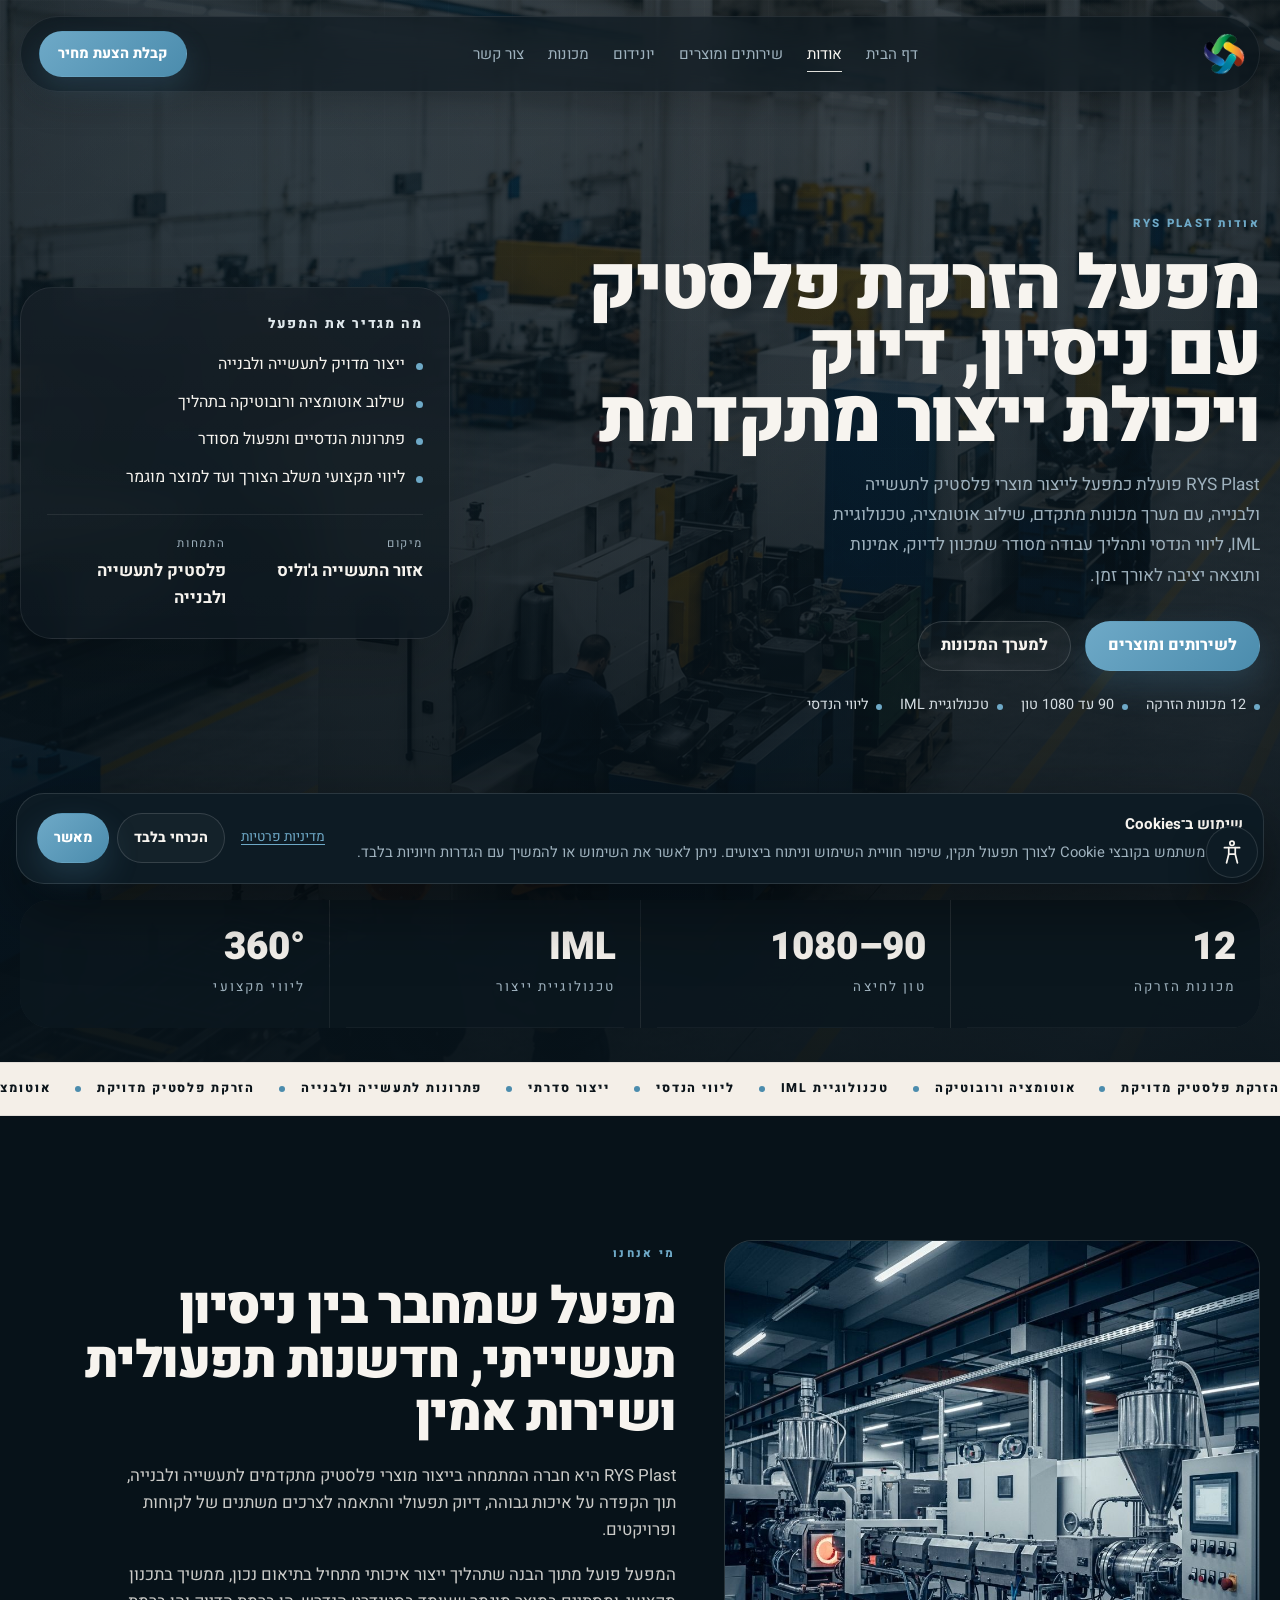
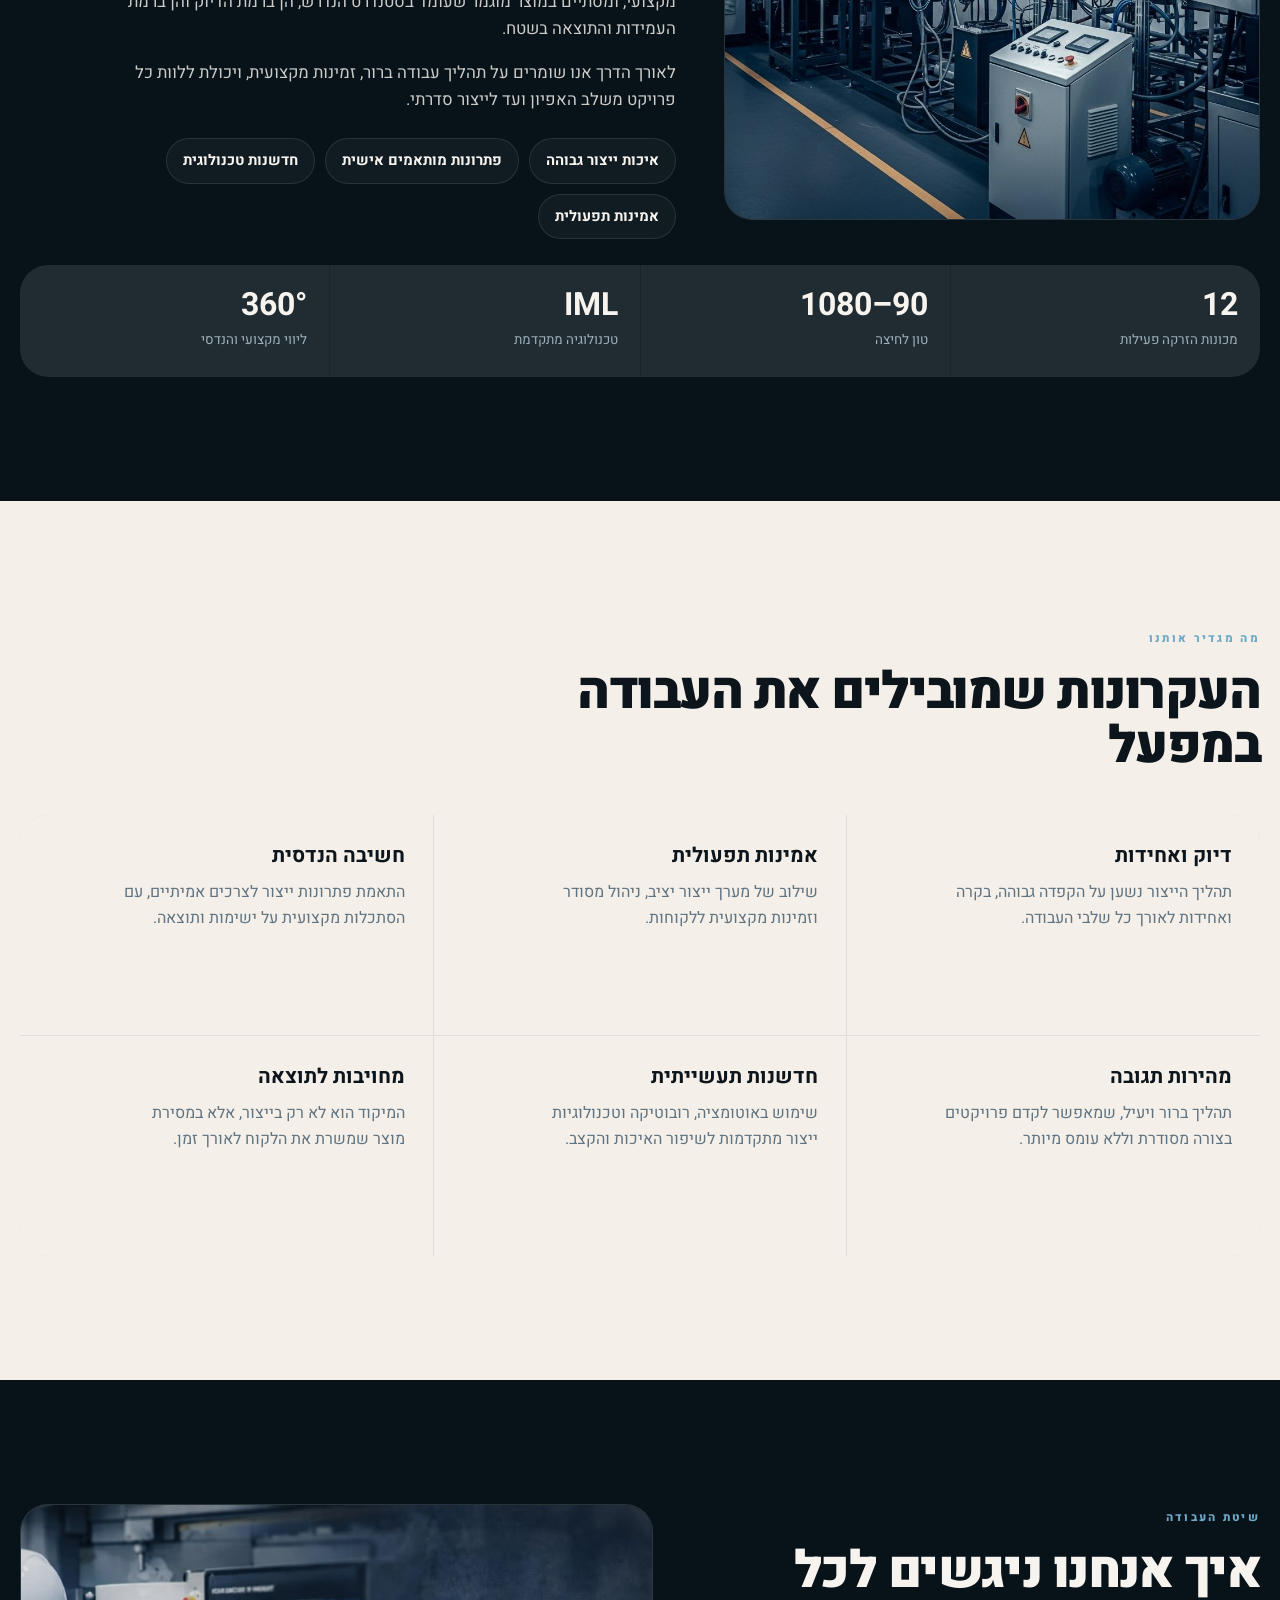
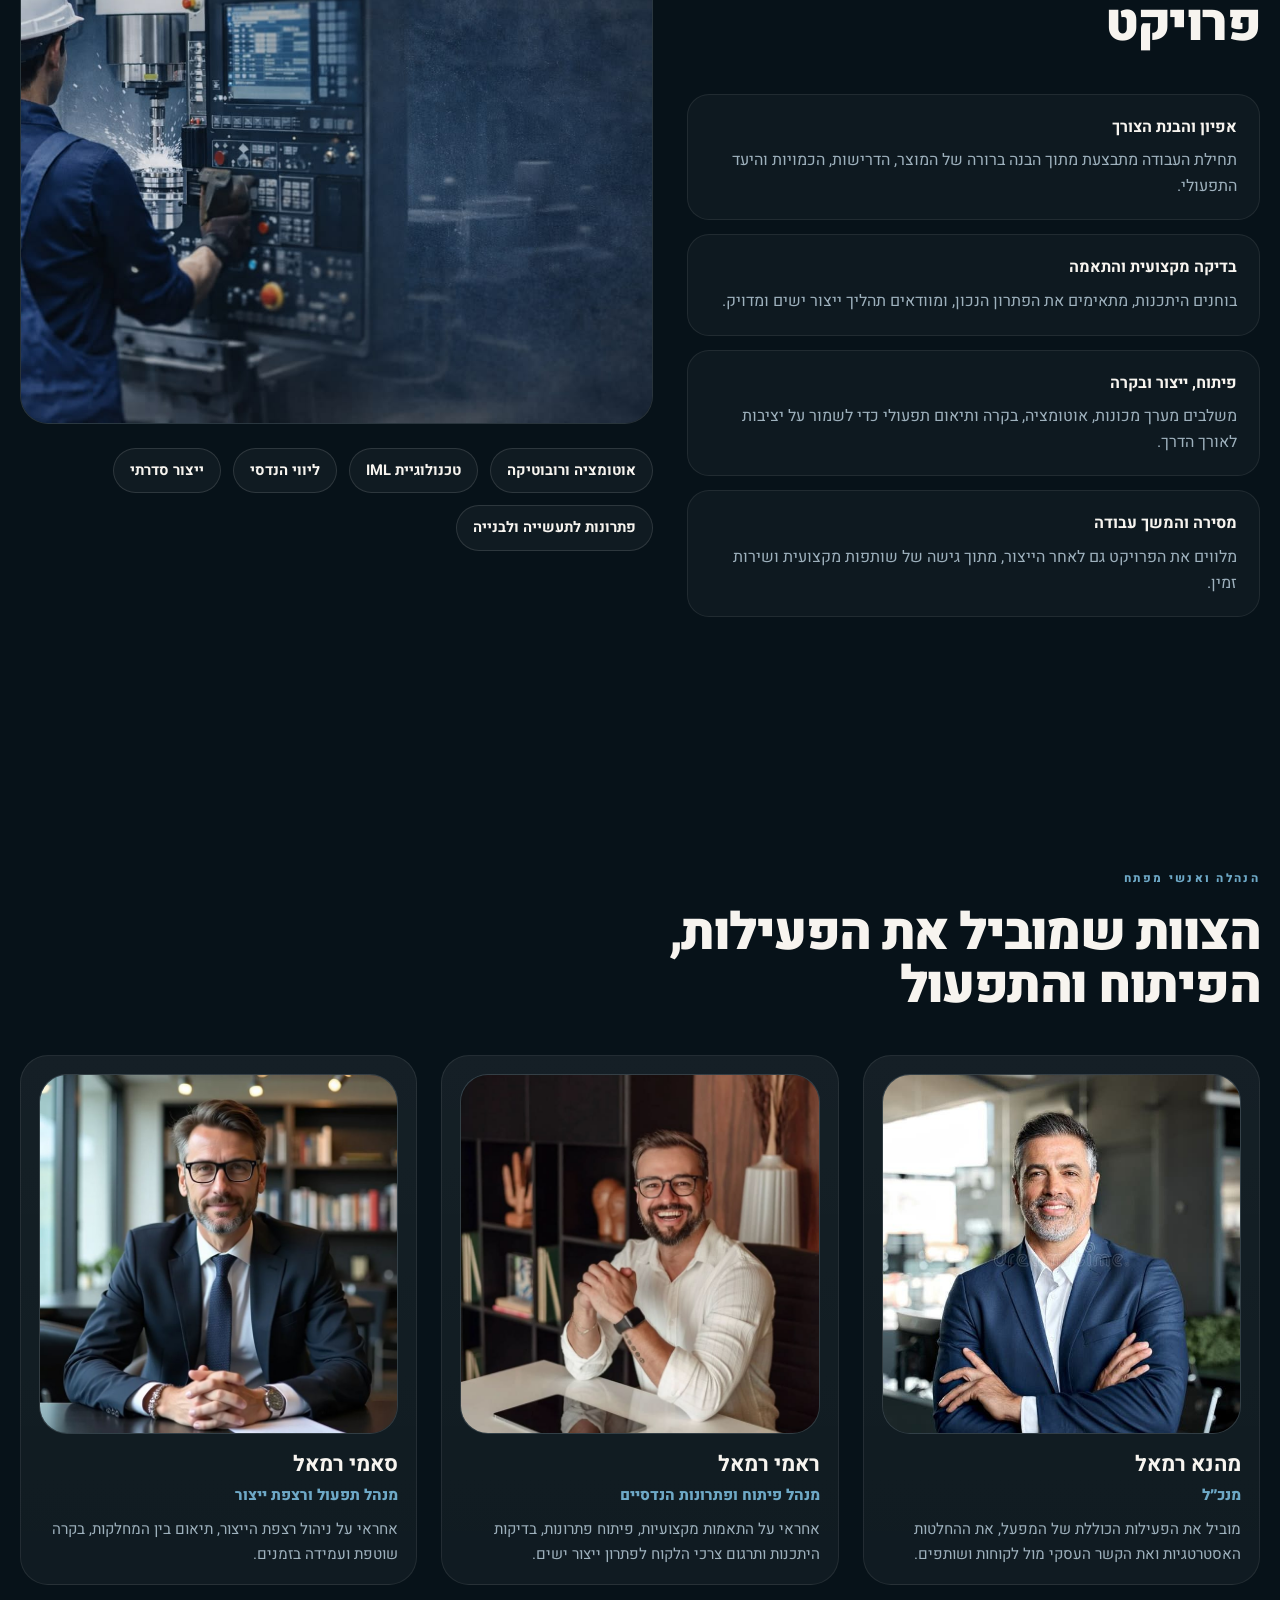
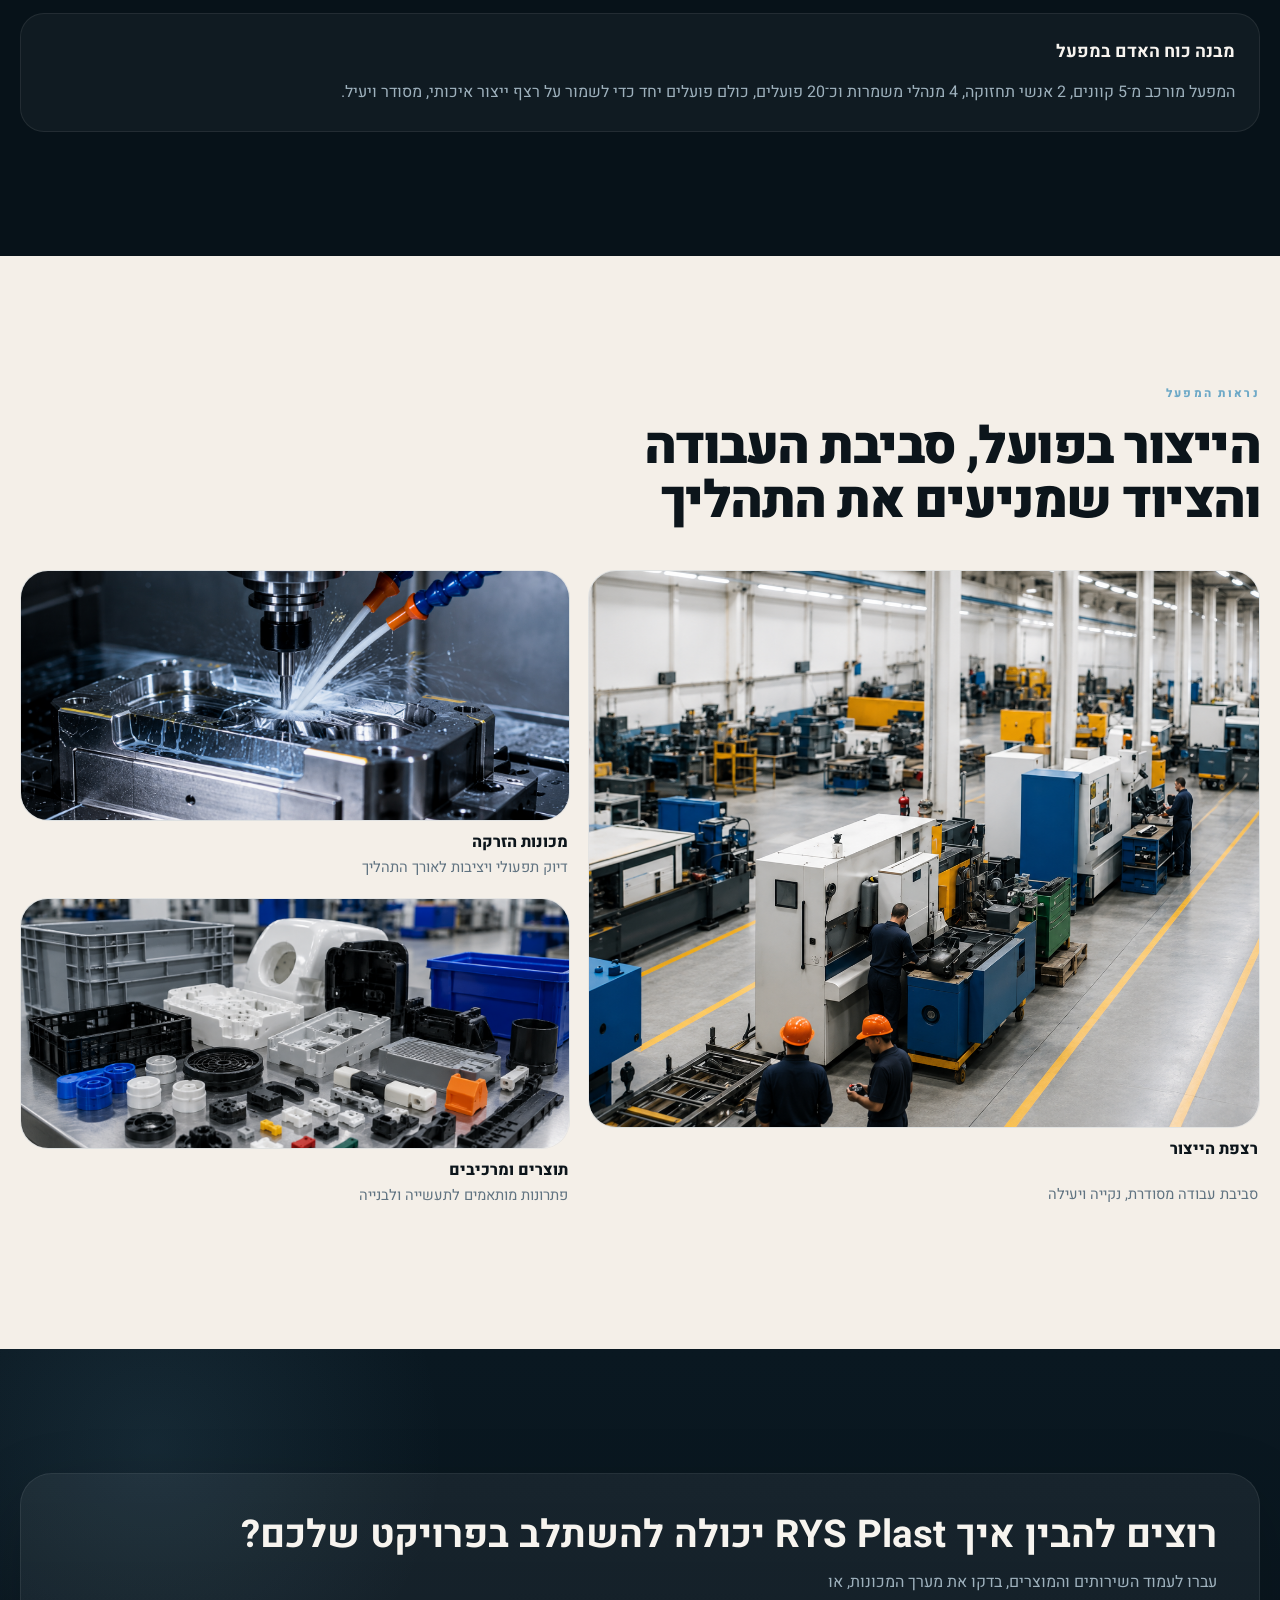
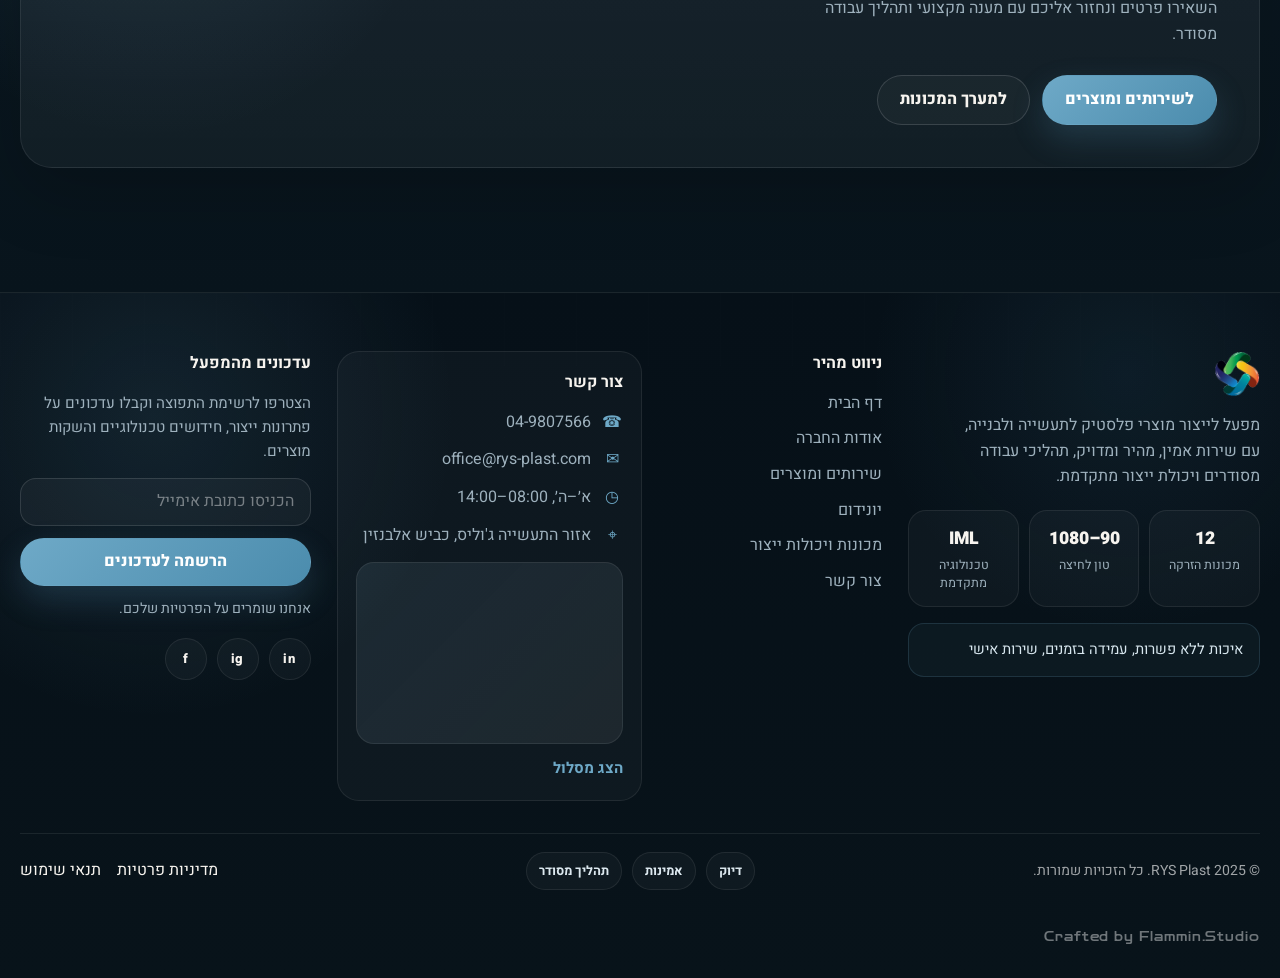
<file: about.html>
<!DOCTYPE html>
<html lang="he" dir="rtl">
  <head>
    <meta charset="UTF-8" />
    <meta name="viewport" content="width=device-width, initial-scale=1.0" />

    <title>אודות RYS Plast | מפעל הזרקת פלסטיק לתעשייה ולבנייה</title>
    <meta
      name="description"
      content="הכירו את RYS Plast, מפעל הזרקת פלסטיק לתעשייה ולבנייה עם 12 מכונות בטווח 90 עד 1080 טון, אוטומציה, טכנולוגיית IML, ליווי הנדסי ויכולת ייצור סדרתי."
    />
    <link rel="canonical" href="https://rys-plast.com/about" />
    <meta name="robots" content="index,follow" />
    <meta name="theme-color" content="#0C2243" />

    <meta property="og:type" content="website" />
    <meta property="og:locale" content="he_IL" />
    <meta property="og:site_name" content="RYS Plast" />
    <meta property="og:title" content="אודות | RYS Plast" />
    <meta property="og:description" content="הכירו את RYS Plast, מפעל פלסטיק המספק פתרונות ייצור, התאמה ומענה מקצועי לתעשייה ולבנייה." />
    <meta property="og:url" content="https://rys-plast.com/about" />
    <meta property="og:image" content="https://rys-plast.com/assets/og/rys-og-image.jpg" />
    <meta property="og:image:width" content="1200" />
    <meta property="og:image:height" content="630" />
    <meta property="og:image:alt" content="RYS Plast, מפעל לייצור פתרונות פלסטיק לתעשייה ולבנייה" />
    <meta name="twitter:card" content="summary_large_image" />
    <meta name="twitter:image" content="https://rys-plast.com/assets/og/rys-og-image.jpg" />

    <link rel="preconnect" href="https://fonts.googleapis.com" />
    <link rel="preconnect" href="https://fonts.gstatic.com" crossorigin />
    <link
      href="https://fonts.googleapis.com/css2?family=Heebo:wght@300;400;500;700;800;900&family=Zen+Dots&display=swap"
      rel="stylesheet"
    />

    <link rel="icon" href="/assets/favicon/favicon.ico" sizes="any" />
    <link rel="icon" type="image/png" sizes="32x32" href="/assets/favicon/favicon-32x32.png" />
    <link rel="icon" type="image/png" sizes="16x16" href="/assets/favicon/favicon-16x16.png" />
    <link rel="apple-touch-icon" href="/assets/favicon/apple-touch-icon.png" />
    <link rel="manifest" href="/assets/favicon/site.webmanifest" />
    <link rel="stylesheet" href="styles.css" />

    <script type="application/ld+json">
      {
        "@context": "https://schema.org",
        "@graph": [
          {
            "@type": "Organization",
            "@id": "https://rys-plast.com/#organization",
            "name": "RYS Plast",
            "url": "https://rys-plast.com/",
            "logo": "https://rys-plast.com/assets/Icon.png",
            "description": "מפעל לייצור מוצרי פלסטיק לתעשייה ולבנייה, עם הזרקת פלסטיק מדויקת, אוטומציה, טכנולוגיית IML, ליווי הנדסי וייצור סדרתי.",
            "email": "office@rys-plast.com",
            "telephone": "04-9807566",
            "address": {
              "@type": "PostalAddress",
              "streetAddress": "אזור התעשייה ג'וליס, כביש אלבנזין",
              "addressCountry": "IL"
            },
            "areaServed": "IL",
            "knowsAbout": [
              "הזרקת פלסטיק",
              "אוטומציה תעשייתית",
              "רובוטיקה",
              "IML",
              "ליווי הנדסי",
              "ייצור סדרתי"
            ]
          },
          {
            "@type": "WebSite",
            "@id": "https://rys-plast.com/#website",
            "url": "https://rys-plast.com/",
            "name": "RYS Plast",
            "publisher": {
              "@id": "https://rys-plast.com/#organization"
            },
            "inLanguage": "he-IL"
          },
          {
            "@type": "WebPage",
            "@id": "https://rys-plast.com/about#webpage",
            "url": "https://rys-plast.com/about",
            "name": "אודות RYS Plast",
            "isPartOf": {
              "@id": "https://rys-plast.com/#website"
            },
            "about": {
              "@id": "https://rys-plast.com/#organization"
            },
            "inLanguage": "he-IL"
          },
          {
            "@type": "BreadcrumbList",
            "@id": "https://rys-plast.com/about#breadcrumb",
            "itemListElement": [
              {
                "@type": "ListItem",
                "position": 1,
                "name": "דף הבית",
                "item": "https://rys-plast.com/"
              },
              {
                "@type": "ListItem",
                "position": 2,
                "name": "אודות",
                "item": "https://rys-plast.com/about"
              }
            ]
          }
        ]
      }
    </script>
  </head>

  <body>
    <div class="site-shell">
      <header class="site-header" id="siteHeader">
        <div class="container nav-wrap">
          <nav class="nav" aria-label="ניווט ראשי">
            <a href="/" class="brand" aria-label="RYS Plast דף הבית">
              <img src="assets/Icon.png" alt="RYS Plast" class="brand-logo" />
            </a>

            <div class="nav-desktop">
              <a href="/">דף הבית</a>
              <a href="/about" class="is-active">אודות</a>
              <a href="/services-products">שירותים ומוצרים</a>
              <a href="/unidome">יונידום</a>
              <a href="/machines">מכונות</a>
              <a href="/contact">צור קשר</a>
            </div>

            <div class="nav-actions">
              <a href="/contact" class="btn btn-primary nav-cta"
                >קבלת הצעת מחיר</a
              >

              <button
                class="menu-toggle"
                id="menuToggle"
                type="button"
                aria-label="פתח תפריט"
                aria-expanded="false"
                aria-controls="mobileMenu"
              >
                <span></span>
                <span></span>
              </button>
            </div>
          </nav>

          <div class="mobile-menu" id="mobileMenu">
            <div class="mobile-menu-inner">
              <a href="/">דף הבית</a>
              <a href="/about" class="is-active">אודות</a>
              <a href="/services-products">שירותים ומוצרים</a>
              <a href="/unidome">יונידום</a>
              <a href="/machines">מכונות</a>
              <a href="/contact">צור קשר</a>
              <a href="/contact" class="btn btn-primary mobile-cta"
                >קבלת הצעת מחיר</a
              >
            </div>
          </div>
        </div>
      </header>

      <main>
        <section class="hero about-hero-page" id="hero">
          <div class="hero-bg">
            <img
              src="assets/factory-floor.jpg"
              alt="רצפת ייצור במפעל RYS Plast"
              onerror="this.style.display='none'"
            />
            <div class="hero-overlay about-hero-overlay"></div>
            <div class="hero-grid"></div>
          </div>

          <div class="container hero-content about-hero-content">
            <div class="hero-copy reveal">
              <div class="eyebrow">אודות RYS Plast</div>

              <h1 class="about-hero-title">
                <span class="about-hero-line">מפעל הזרקת פלסטיק</span>
                <span class="about-hero-line">עם ניסיון, דיוק</span>
                <span class="about-hero-line">ויכולת ייצור מתקדמת</span>
              </h1>

              <p class="hero-lead about-hero-lead">
                RYS Plast פועלת כמפעל לייצור מוצרי פלסטיק לתעשייה ולבנייה, עם
                מערך מכונות מתקדם, שילוב אוטומציה, טכנולוגיית IML, ליווי הנדסי
                ותהליך עבודה מסודר שמכוון לדיוק, אמינות ותוצאה יציבה לאורך זמן.
              </p>

              <div class="hero-actions about-hero-actions">
                <a href="/services-products" class="btn btn-primary"
                  >לשירותים ומוצרים</a
                >
                <a href="/machines" class="btn btn-secondary">למערך המכונות</a>
              </div>

              <div class="hero-micro about-hero-micro">
                <span>12 מכונות הזרקה</span>
                <span>90 עד 1080 טון</span>
                <span>טכנולוגיית IML</span>
                <span>ליווי הנדסי</span>
              </div>
            </div>

            <div class="hero-panel reveal">
              <div class="hero-card about-hero-card">
                <div class="hero-card-label">מה מגדיר את המפעל</div>

                <ul class="hero-points">
                  <li>ייצור מדויק לתעשייה ולבנייה</li>
                  <li>שילוב אוטומציה ורובוטיקה בתהליך</li>
                  <li>פתרונות הנדסיים ותפעול מסודר</li>
                  <li>ליווי מקצועי משלב הצורך ועד למוצר מוגמר</li>
                </ul>

                <div class="hero-card-footer">
                  <div>
                    <span class="mini-label">מיקום</span>
                    <strong>אזור התעשייה ג'וליס</strong>
                  </div>
                  <div>
                    <span class="mini-label">התמחות</span>
                    <strong>פלסטיק לתעשייה ולבנייה</strong>
                  </div>
                </div>
              </div>
            </div>
          </div>

          <div class="hero-stats">
            <div class="container">
              <div class="stats-grid">
                <article class="stat-card reveal">
                  <strong>12</strong>
                  <span>מכונות הזרקה</span>
                </article>

                <article class="stat-card reveal">
                  <strong>90–1080</strong>
                  <span>טון לחיצה</span>
                </article>

                <article class="stat-card reveal">
                  <strong>IML</strong>
                  <span>טכנולוגיית ייצור</span>
                </article>

                <article class="stat-card reveal">
                  <strong>360°</strong>
                  <span>ליווי מקצועי</span>
                </article>
              </div>
            </div>
          </div>
        </section>

        <section class="trust-ribbon" aria-label="תחומי מומחיות">
          <div class="trust-track">
            <span>הזרקת פלסטיק מדויקת</span>
            <span>אוטומציה ורובוטיקה</span>
            <span>טכנולוגיית IML</span>
            <span>ליווי הנדסי</span>
            <span>ייצור סדרתי</span>
            <span>פתרונות לתעשייה ולבנייה</span>
            <span>הזרקת פלסטיק מדויקת</span>
            <span>אוטומציה ורובוטיקה</span>
            <span>טכנולוגיית IML</span>
            <span>ליווי הנדסי</span>
            <span>ייצור סדרתי</span>
            <span>פתרונות לתעשייה ולבנייה</span>
          </div>
        </section>

        <section class="section section-dark" id="company-story">
          <div class="container">
            <div class="about-layout about-page-intro-layout">
              <div class="about-media reveal">
                <div class="media-frame about-frame about-page-frame">
                  <img
                    src="assets/about-1.jpg"
                    alt="מערך ייצור והזרקה במפעל RYS Plast"
                    onerror="this.style.display='none'"
                  />
                </div>
              </div>

              <div class="about-content">
                <div class="section-head reveal">
                  <span class="eyebrow">מי אנחנו</span>
                  <h2>
                    מפעל שמחבר בין ניסיון תעשייתי, חדשנות תפעולית ושירות אמין
                  </h2>
                </div>

                <div class="about-copy reveal">
                  <p>
                    RYS Plast היא חברה המתמחה בייצור מוצרי פלסטיק מתקדמים
                    לתעשייה ולבנייה, תוך הקפדה על איכות גבוהה, דיוק תפעולי
                    והתאמה לצרכים משתנים של לקוחות ופרויקטים.
                  </p>

                  <p>
                    המפעל פועל מתוך הבנה שתהליך ייצור איכותי מתחיל בתיאום נכון,
                    ממשיך בתכנון מקצועי, ומסתיים במוצר מוגמר שעומד בסטנדרט
                    הנדרש, הן ברמת הדיוק והן ברמת העמידות והתוצאה בשטח.
                  </p>

                  <p>
                    לאורך הדרך אנו שומרים על תהליך עבודה ברור, זמינות מקצועית,
                    ויכולת ללוות כל פרויקט משלב האפיון ועד לייצור סדרתי.
                  </p>

                  <div class="about-values">
                    <div class="chip">איכות ייצור גבוהה</div>
                    <div class="chip">פתרונות מותאמים אישית</div>
                    <div class="chip">חדשנות טכנולוגית</div>
                    <div class="chip">אמינות תפעולית</div>
                  </div>
                </div>
              </div>
            </div>

            <div class="about-kpi-grid reveal">
              <div class="about-kpi-card">
                <strong>12</strong>
                <span>מכונות הזרקה פעילות</span>
              </div>
              <div class="about-kpi-card">
                <strong>90–1080</strong>
                <span>טון לחיצה</span>
              </div>
              <div class="about-kpi-card">
                <strong>IML</strong>
                <span>טכנולוגיה מתקדמת</span>
              </div>
              <div class="about-kpi-card">
                <strong>360°</strong>
                <span>ליווי מקצועי והנדסי</span>
              </div>
            </div>
          </div>
        </section>

        <section class="section section-light" id="factory-values">
          <div class="container">
            <div class="section-head reveal">
              <span class="eyebrow">מה מגדיר אותנו</span>
              <h2>העקרונות שמובילים את העבודה במפעל</h2>
            </div>

            <div class="about-values-grid">
              <article class="about-value-card reveal">
                <h3>דיוק ואחידות</h3>
                <p>
                  תהליך הייצור נשען על הקפדה גבוהה, בקרה ואחידות לאורך כל שלבי
                  העבודה.
                </p>
              </article>

              <article class="about-value-card reveal">
                <h3>אמינות תפעולית</h3>
                <p>
                  שילוב של מערך ייצור יציב, ניהול מסודר וזמינות מקצועית ללקוחות.
                </p>
              </article>

              <article class="about-value-card reveal">
                <h3>חשיבה הנדסית</h3>
                <p>
                  התאמת פתרונות ייצור לצרכים אמיתיים, עם הסתכלות מקצועית על
                  ישימות ותוצאה.
                </p>
              </article>

              <article class="about-value-card reveal">
                <h3>מהירות תגובה</h3>
                <p>
                  תהליך ברור ויעיל, שמאפשר לקדם פרויקטים בצורה מסודרת וללא עומס
                  מיותר.
                </p>
              </article>

              <article class="about-value-card reveal">
                <h3>חדשנות תעשייתית</h3>
                <p>
                  שימוש באוטומציה, רובוטיקה וטכנולוגיות ייצור מתקדמות לשיפור
                  האיכות והקצב.
                </p>
              </article>

              <article class="about-value-card reveal">
                <h3>מחויבות לתוצאה</h3>
                <p>
                  המיקוד הוא לא רק בייצור, אלא במסירת מוצר שמשרת את הלקוח לאורך
                  זמן.
                </p>
              </article>
            </div>
          </div>
        </section>

        <section class="section section-dark" id="work-method">
          <div class="container">
            <div class="about-method-layout">
              <div class="reveal">
                <div class="section-head">
                  <span class="eyebrow">שיטת העבודה</span>
                  <h2>איך אנחנו ניגשים לכל פרויקט</h2>
                </div>

                <div class="about-method-list">
                  <div class="about-method-item">
                    <strong>אפיון והבנת הצורך</strong>
                    <p>
                      תחילת העבודה מתבצעת מתוך הבנה ברורה של המוצר, הדרישות,
                      הכמויות והיעד התפעולי.
                    </p>
                  </div>

                  <div class="about-method-item">
                    <strong>בדיקה מקצועית והתאמה</strong>
                    <p>
                      בוחנים היתכנות, מתאימים את הפתרון הנכון, ומוודאים תהליך
                      ייצור ישים ומדויק.
                    </p>
                  </div>

                  <div class="about-method-item">
                    <strong>פיתוח, ייצור ובקרה</strong>
                    <p>
                      משלבים מערך מכונות, אוטומציה, בקרה ותיאום תפעולי כדי לשמור
                      על יציבות לאורך הדרך.
                    </p>
                  </div>

                  <div class="about-method-item">
                    <strong>מסירה והמשך עבודה</strong>
                    <p>
                      מלווים את הפרויקט גם לאחר הייצור, מתוך גישה של שותפות
                      מקצועית ושירות זמין.
                    </p>
                  </div>
                </div>
              </div>

              <div class="reveal">
                <div class="media-frame about-page-method-frame">
                  <img
                    src="assets/about-2.jpg"
                    alt="אוטומציה ותהליכי ייצור במפעל"
                    onerror="this.style.display='none'"
                  />
                </div>

                <div class="about-capability-strip">
                  <div class="chip">אוטומציה ורובוטיקה</div>
                  <div class="chip">טכנולוגיית IML</div>
                  <div class="chip">ליווי הנדסי</div>
                  <div class="chip">ייצור סדרתי</div>
                  <div class="chip">פתרונות לתעשייה ולבנייה</div>
                </div>
              </div>
            </div>
          </div>
        </section>

        <section class="section section-dark" id="management">
          <div class="container">
            <div class="section-head reveal">
              <span class="eyebrow">הנהלה ואנשי מפתח</span>
              <h2>הצוות שמוביל את הפעילות, הפיתוח והתפעול</h2>
            </div>

            <div class="management-grid management-grid-refined">
              <article class="profile-card-refined reveal">
                <div class="media-frame profile-frame">
                  <img
                    src="assets/ceo.jpg"
                    alt="מהנא רמאל"
                    onerror="this.style.display='none'"
                  />
                </div>

                <div class="profile-meta">
                  <h3>מהנא רמאל</h3>
                  <span class="profile-role">מנכ״ל</span>
                  <p>
                    מוביל את הפעילות הכוללת של המפעל, את ההחלטות האסטרטגיות ואת
                    הקשר העסקי מול לקוחות ושותפים.
                  </p>
                </div>
              </article>

              <article class="profile-card-refined reveal">
                <div class="media-frame profile-frame">
                  <img
                    src="assets/cto.jpg"
                    alt="ראמי רמאל"
                    onerror="this.style.display='none'"
                  />
                </div>

                <div class="profile-meta">
                  <h3>ראמי רמאל</h3>
                  <span class="profile-role">מנהל פיתוח ופתרונות הנדסיים</span>
                  <p>
                    אחראי על התאמות מקצועיות, פיתוח פתרונות, בדיקות היתכנות
                    ותרגום צרכי הלקוח לפתרון ייצור ישים.
                  </p>
                </div>
              </article>

              <article class="profile-card-refined reveal">
                <div class="media-frame profile-frame">
                  <img
                    src="assets/cfo.jpg"
                    alt="סאמי רמאל"
                    onerror="this.style.display='none'"
                  />
                </div>

                <div class="profile-meta">
                  <h3>סאמי רמאל</h3>
                  <span class="profile-role">מנהל תפעול ורצפת ייצור</span>
                  <p>
                    אחראי על ניהול רצפת הייצור, תיאום בין המחלקות, בקרה שוטפת
                    ועמידה בזמנים.
                  </p>
                </div>
              </article>
            </div>

            <div class="about-workforce-box reveal">
              <h3>מבנה כוח האדם במפעל</h3>
              <p>
                המפעל מורכב מ־5 קוונים, 2 אנשי תחזוקה, 4 מנהלי משמרות וכ־20
                פועלים, כולם פועלים יחד כדי לשמור על רצף ייצור איכותי, מסודר
                ויעיל.
              </p>
            </div>
          </div>
        </section>

        <section class="section section-light" id="factory-visuals">
          <div class="container">
            <div class="section-head reveal">
              <span class="eyebrow">נראות המפעל</span>
              <h2>הייצור בפועל, סביבת העבודה והציוד שמניעים את התהליך</h2>
            </div>

            <div class="about-gallery-grid">
              <article class="gallery-card gallery-card-large reveal">
                <div class="media-frame gallery-frame">
                  <img
                    src="assets/factory-floor.jpg"
                    alt="רצפת הייצור במפעל"
                    onerror="this.style.display='none'"
                  />
                </div>
                <div class="gallery-caption">
                  <strong>רצפת הייצור</strong>
                  <span>סביבת עבודה מסודרת, נקייה ויעילה</span>
                </div>
              </article>

              <div class="about-gallery-stack">
                <article class="gallery-card reveal">
                  <div class="media-frame gallery-frame">
                    <img
                      src="assets/injection-mach.png"
                      alt="מכונות הזרקה"
                      onerror="this.style.display='none'"
                    />
                  </div>
                  <div class="gallery-caption">
                    <strong>מכונות הזרקה</strong>
                    <span>דיוק תפעולי ויציבות לאורך התהליך</span>
                  </div>
                </article>

                <article class="gallery-card reveal">
                  <div class="media-frame gallery-frame">
                    <img
                      src="assets/products.png"
                      alt="מוצרים ותוצרים מוגמרים"
                      onerror="this.style.display='none'"
                    />
                  </div>
                  <div class="gallery-caption">
                    <strong>תוצרים ומרכיבים</strong>
                    <span>פתרונות מותאמים לתעשייה ולבנייה</span>
                  </div>
                </article>
              </div>
            </div>
          </div>
        </section>

        <section class="section section-accent" id="about-final-cta">
          <div class="container">
            <div class="about-final-cta reveal">
              <h2>רוצים להבין איך RYS Plast יכולה להשתלב בפרויקט שלכם?</h2>
              <p>
                עברו לעמוד השירותים והמוצרים, בדקו את מערך המכונות, או השאירו
                פרטים ונחזור אליכם עם מענה מקצועי ותהליך עבודה מסודר.
              </p>

              <div class="about-final-cta-actions">
                <a href="/services-products" class="btn btn-primary"
                  >לשירותים ומוצרים</a
                >
                <a href="/machines" class="btn btn-secondary">למערך המכונות</a>
              </div>
            </div>
          </div>
        </section>
      </main>

      <footer class="site-footer">
        <div class="container footer-top">
          <div class="footer-brand-block">
            <img src="assets/Icon.png" alt="RYS Plast" class="footer-logo" />

            <p class="footer-brand-text">
              מפעל לייצור מוצרי פלסטיק לתעשייה ולבנייה, עם שירות אמין, מהיר
              ומדויק, תהליכי עבודה מסודרים ויכולת ייצור מתקדמת.
            </p>

            <div class="footer-trust-strip">
              <div class="footer-trust-item">
                <strong>12</strong>
                <span>מכונות הזרקה</span>
              </div>
              <div class="footer-trust-item">
                <strong>90–1080</strong>
                <span>טון לחיצה</span>
              </div>
              <div class="footer-trust-item">
                <strong>IML</strong>
                <span>טכנולוגיה מתקדמת</span>
              </div>
            </div>

            <div class="footer-trust-note">
              איכות ללא פשרות, עמידה בזמנים, שירות אישי
            </div>
          </div>

          <div class="footer-col footer-nav-col">
            <h3>ניווט מהיר</h3>
            <a href="/">דף הבית</a>
            <a href="/about">אודות החברה</a>
            <a href="/services-products">שירותים ומוצרים</a>
            <a href="/unidome">יונידום</a>
            <a href="/machines">מכונות ויכולות ייצור</a>
            <a href="/contact">צור קשר</a>
          </div>

          <div class="footer-contact-card">
            <h3>צור קשר</h3>

            <a href="tel:049807566" class="footer-contact-line">
              <span class="footer-contact-icon">☎</span>
              <span>04-9807566</span>
            </a>

            <a href="mailto:office@rys-plast.com" class="footer-contact-line">
              <span class="footer-contact-icon">✉</span>
              <span>office@rys-plast.com</span>
            </a>

            <div class="footer-contact-line">
              <span class="footer-contact-icon">◷</span>
              <span>א׳–ה׳, 08:00–14:00</span>
            </div>

            <div class="footer-contact-line">
              <span class="footer-contact-icon">⌖</span>
              <span>אזור התעשייה ג'וליס, כביש אלבנזין</span>
            </div>

            <div class="footer-map-embed">
              <iframe
                src="https://www.google.com/maps/embed?pb=!1m18!1m12!1m3!1d3348.5426377115623!2d35.165633961477056!3d32.93668004441229!2m3!1f0!2f0!3f0!3m2!1i1024!2i768!4f13.1!3m3!1m2!1s0x151dcb81b58bed71%3A0x9c199fbada1c377a!2sIndustrial%20area!5e0!3m2!1sen!2sil!4v1777976252168!5m2!1sen!2sil"
                loading="lazy"
                referrerpolicy="no-referrer-when-downgrade"
                allowfullscreen=""
                title="מיקום המפעל במפה"
              ></iframe>
            </div>

            <a
              href="https://maps.app.goo.gl/K9VyQ7Vfuqa28PnJ7"
              class="footer-map-link"
              target="_blank"
              rel="noopener noreferrer"
            >
              הצג מסלול
            </a>
          </div>

          <div class="footer-newsletter">
            <h3>עדכונים מהמפעל</h3>
            <p>
              הצטרפו לרשימת התפוצה וקבלו עדכונים על פתרונות ייצור, חידושים
              טכנולוגיים והשקות מוצרים.
            </p>

            <form class="footer-newsletter-form" id="newsletterForm">
              <input
                type="email"
                id="newsletterEmail"
                placeholder="הכניסו כתובת אימייל"
                required
              />
              <button type="submit" class="btn btn-primary">
                הרשמה לעדכונים
              </button>
            </form>

            <div class="footer-newsletter-note">
              אנחנו שומרים על הפרטיות שלכם.
            </div>
            <p
              class="form-success newsletter-success"
              id="newsletterSuccess"
              hidden
            >
              ההרשמה התקבלה בהצלחה.
            </p>

            <div class="footer-socials">
              <a href="#" aria-label="LinkedIn" class="social-link"
                ><span>in</span></a
              >
              <a href="#" aria-label="Instagram" class="social-link"
                ><span>ig</span></a
              >
              <a href="#" aria-label="Facebook" class="social-link"
                ><span>f</span></a
              >
            </div>
          </div>
        </div>

        <div class="container footer-middle">
          <div class="footer-middle-left">
            <span>© 2025 RYS Plast. כל הזכויות שמורות.</span>
          </div>

          <div class="footer-middle-center">
            <span class="footer-badge">דיוק</span>
            <span class="footer-badge">אמינות</span>
            <span class="footer-badge">תהליך מסודר</span>
          </div>

          <div class="footer-middle-right">
            <div class="footer-legal">
              <a href="/privacy-policy">מדיניות פרטיות</a>
              <a href="/terms-of-use">תנאי שימוש</a>
            </div>
          </div>
        </div>

        <div class="container footer-bottom">
          <div class="footer-credit">
            <a
              href="https://flammin.studio/"
              target="_blank"
              rel="noopener noreferrer"
            >
              Crafted by Flammin.Studio
            </a>
          </div>
        </div>
      </footer>
    </div>

    <script src="script.js" defer></script>
  </body>
</html>
</file>
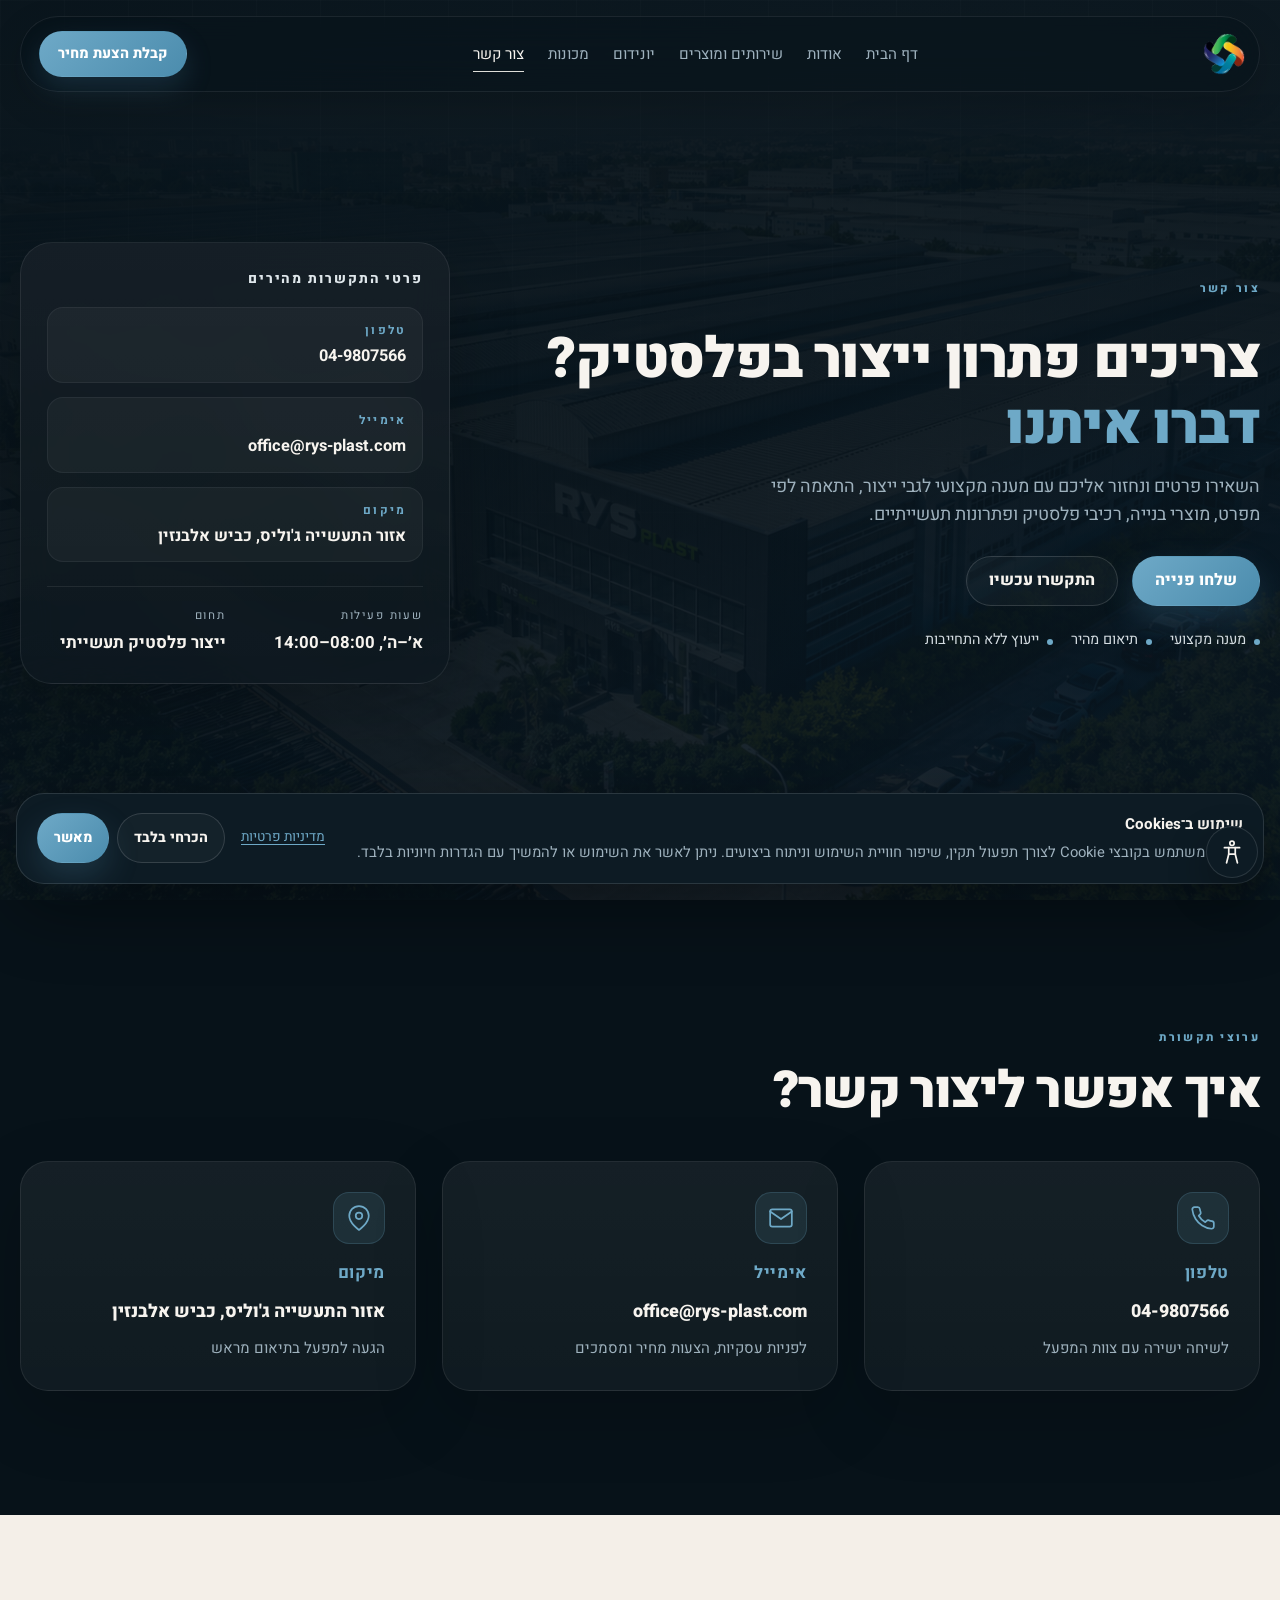
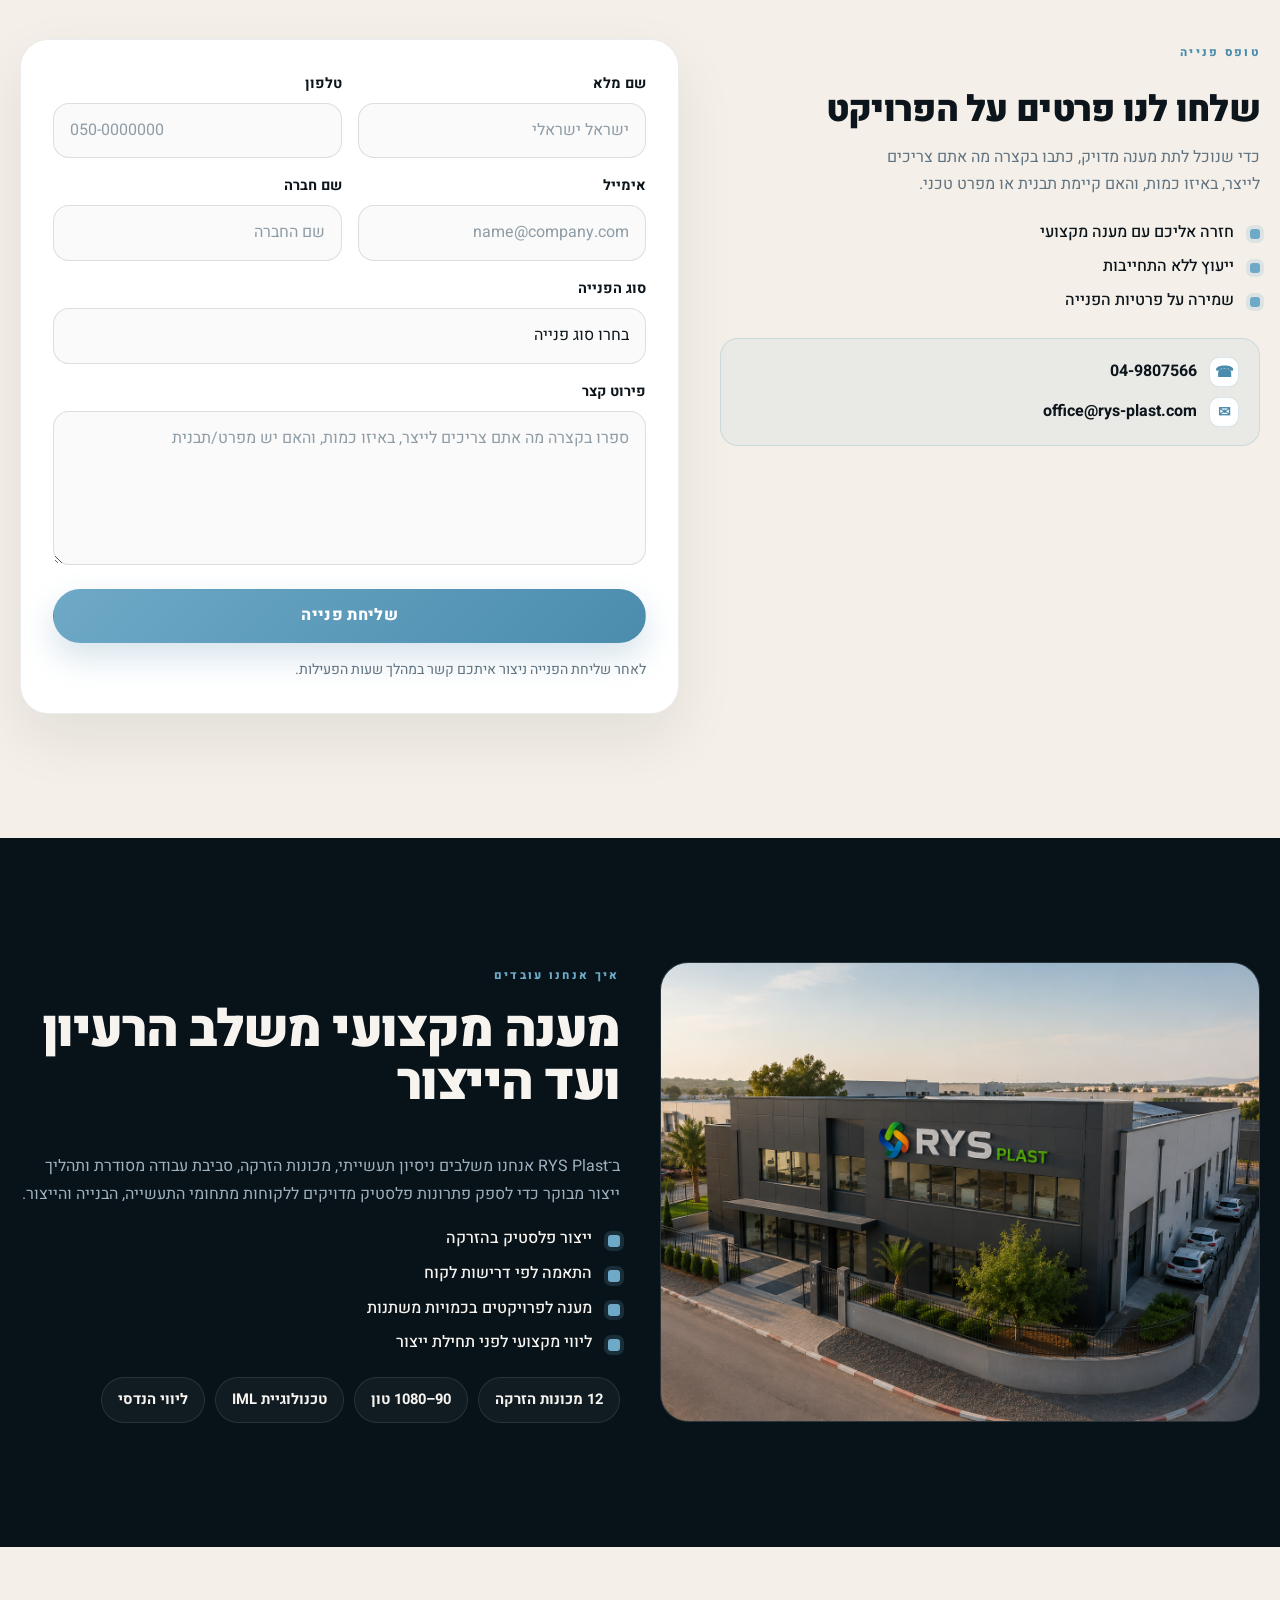
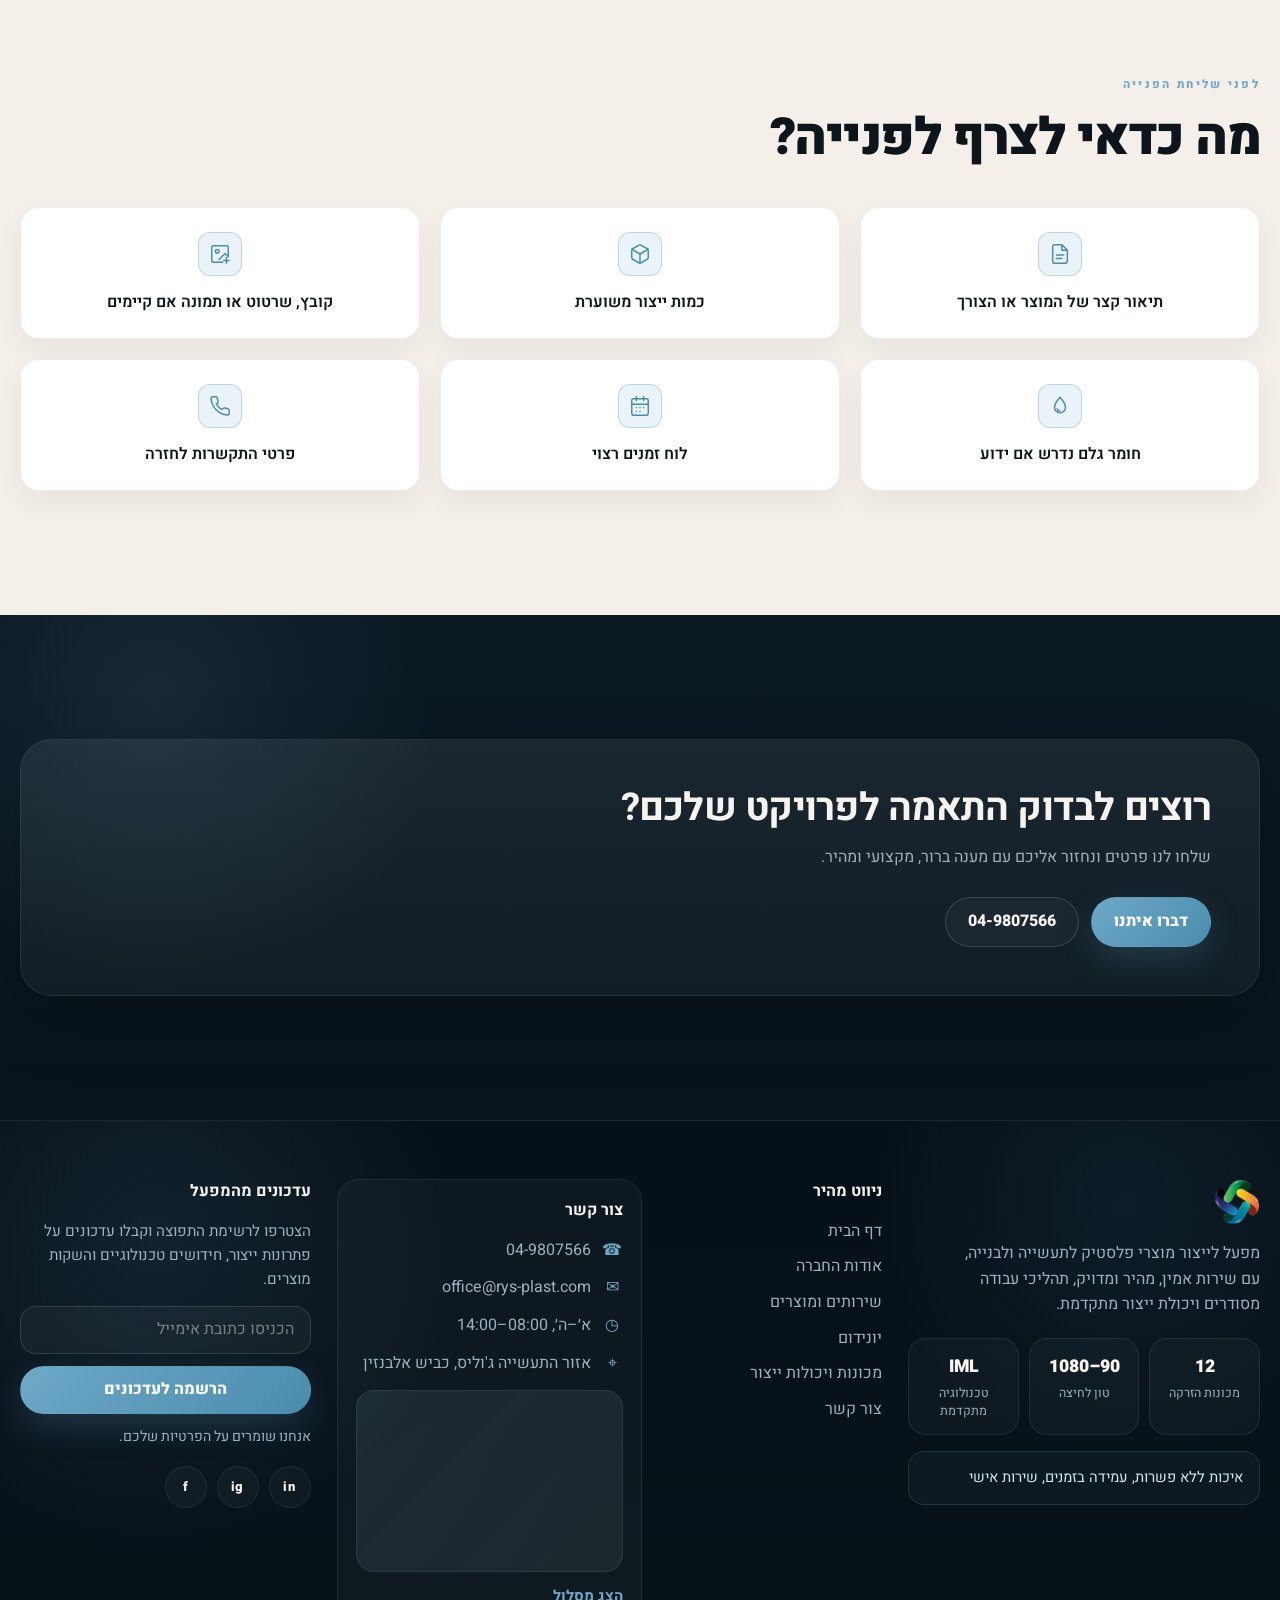
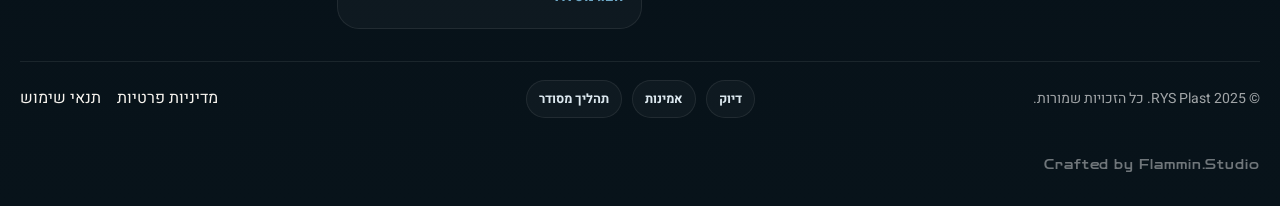
<file: contact.html>
<!DOCTYPE html>
<html lang="he" dir="rtl">
  <head>
    <meta charset="UTF-8" />
    <meta name="viewport" content="width=device-width, initial-scale=1.0" />

    <title>צור קשר | RYS Plast</title>
    <meta
      name="description"
      content="צרו קשר עם RYS Plast לקבלת הצעת מחיר, ייעוץ מקצועי ופרטים על ייצור מוצרי פלסטיק בהזרקה, פתרונות תעשייתיים ומוצרי בנייה."
    />
    <link rel="canonical" href="https://rys-plast.com/contact" />
    <meta name="robots" content="index,follow" />
    <meta name="theme-color" content="#0C2243" />

    <meta property="og:type" content="website" />
    <meta property="og:locale" content="he_IL" />
    <meta property="og:site_name" content="RYS Plast" />
    <meta property="og:title" content="צור קשר | RYS Plast" />
    <meta property="og:description" content="צרו קשר עם RYS Plast לקבלת הצעת מחיר, ייעוץ מקצועי ופרטים על ייצור מוצרי פלסטיק." />
    <meta property="og:url" content="https://rys-plast.com/contact" />
    <meta property="og:image" content="https://rys-plast.com/assets/og/rys-og-image.jpg" />
    <meta property="og:image:width" content="1200" />
    <meta property="og:image:height" content="630" />
    <meta property="og:image:alt" content="RYS Plast, מפעל לייצור פתרונות פלסטיק לתעשייה ולבנייה" />
    <meta name="twitter:card" content="summary_large_image" />
    <meta name="twitter:image" content="https://rys-plast.com/assets/og/rys-og-image.jpg" />

    <link rel="preconnect" href="https://fonts.googleapis.com" />
    <link rel="preconnect" href="https://fonts.gstatic.com" crossorigin />
    <link
      href="https://fonts.googleapis.com/css2?family=Heebo:wght@300;400;500;700;800;900&family=Zen+Dots&display=swap"
      rel="stylesheet"
    />

    <link rel="icon" href="/assets/favicon/favicon.ico" sizes="any" />
    <link rel="icon" type="image/png" sizes="32x32" href="/assets/favicon/favicon-32x32.png" />
    <link rel="icon" type="image/png" sizes="16x16" href="/assets/favicon/favicon-16x16.png" />
    <link rel="apple-touch-icon" href="/assets/favicon/apple-touch-icon.png" />
    <link rel="manifest" href="/assets/favicon/site.webmanifest" />
    <link rel="stylesheet" href="styles.css" />

    <script type="application/ld+json">
      {
        "@context": "https://schema.org",
        "@graph": [
          {
            "@type": "Organization",
            "@id": "https://rys-plast.com/#organization",
            "name": "RYS Plast",
            "url": "https://rys-plast.com/",
            "logo": "https://rys-plast.com/assets/Icon.png",
            "email": "office@rys-plast.com",
            "telephone": "04-9807566",
            "address": {
              "@type": "PostalAddress",
              "streetAddress": "אזור התעשייה ג'וליס, כביש אלבנזין",
              "addressCountry": "IL"
            }
          },
          {
            "@type": "ContactPage",
            "@id": "https://rys-plast.com/contact#webpage",
            "url": "https://rys-plast.com/contact",
            "name": "צור קשר | RYS Plast",
            "isPartOf": { "@id": "https://rys-plast.com/#website" },
            "about": { "@id": "https://rys-plast.com/#organization" },
            "inLanguage": "he-IL"
          },
          {
            "@type": "BreadcrumbList",
            "@id": "https://rys-plast.com/contact#breadcrumb",
            "itemListElement": [
              {
                "@type": "ListItem",
                "position": 1,
                "name": "דף הבית",
                "item": "https://rys-plast.com/"
              },
              {
                "@type": "ListItem",
                "position": 2,
                "name": "צור קשר",
                "item": "https://rys-plast.com/contact"
              }
            ]
          }
        ]
      }
    </script>
  </head>

  <body class="contact-page">
    <div class="site-shell">
      <header class="site-header" id="siteHeader">
        <div class="container nav-wrap">
          <nav class="nav" aria-label="ניווט ראשי">
            <a href="/" class="brand" aria-label="RYS Plast דף הבית">
              <img src="assets/Icon.png" alt="RYS Plast" class="brand-logo" />
            </a>

            <div class="nav-desktop">
              <a href="/">דף הבית</a>
              <a href="/about">אודות</a>
              <a href="/services-products">שירותים ומוצרים</a>
              <a href="/unidome">יונידום</a>
              <a href="/machines">מכונות</a>
              <a href="/contact" class="is-active">צור קשר</a>
            </div>

            <div class="nav-actions">
              <a href="/contact" class="btn btn-primary nav-cta"
                >קבלת הצעת מחיר</a
              >

              <button
                class="menu-toggle"
                id="menuToggle"
                type="button"
                aria-label="פתח תפריט"
                aria-expanded="false"
                aria-controls="mobileMenu"
              >
                <span></span>
                <span></span>
              </button>
            </div>
          </nav>

          <div class="mobile-menu" id="mobileMenu">
            <div class="mobile-menu-inner">
              <a href="/">דף הבית</a>
              <a href="/about">אודות</a>
              <a href="/services-products">שירותים ומוצרים</a>
              <a href="/unidome">יונידום</a>
              <a href="/machines">מכונות</a>
              <a href="/contact" class="is-active">צור קשר</a>
              <a href="/contact" class="btn btn-primary mobile-cta"
                >קבלת הצעת מחיר</a
              >
            </div>
          </div>
        </div>
      </header>

      <main>
        <!-- Hero -->
        <section class="hero contact-hero" id="hero">
          <div class="hero-bg">
            <img
              src="assets/contact-hero.jpg"
              alt="רצפת ייצור במפעל RYS Plast"
              onerror="this.style.display='none'"
            />
            <div class="hero-overlay contact-hero-overlay"></div>
            <div class="hero-grid"></div>
          </div>

          <div class="container hero-content contact-hero-content">
            <div class="hero-copy reveal">
              <div class="eyebrow">צור קשר</div>

              <h1 class="contact-hero-title">
                <span class="contact-hero-line"
                  >צריכים פתרון ייצור בפלסטיק?</span
                >
                <span class="contact-hero-line">דברו איתנו</span>
              </h1>

              <p class="hero-lead contact-hero-lead">
                השאירו פרטים ונחזור אליכם עם מענה מקצועי לגבי ייצור, התאמה לפי
                מפרט, מוצרי בנייה, רכיבי פלסטיק ופתרונות תעשייתיים.
              </p>

              <div class="hero-actions contact-hero-actions">
                <a href="#contact-form-section" class="btn btn-primary"
                  >שלחו פנייה</a
                >
                <a href="tel:049807566" class="btn btn-secondary"
                  >התקשרו עכשיו</a
                >
              </div>

              <div class="hero-micro contact-hero-micro">
                <span>מענה מקצועי</span>
                <span>תיאום מהיר</span>
                <span>ייעוץ ללא התחייבות</span>
              </div>
            </div>

            <div class="hero-panel reveal">
              <div class="hero-card contact-hero-card">
                <div class="hero-card-label">פרטי התקשרות מהירים</div>

                <ul class="contact-hero-list">
                  <li>
                    <span class="contact-hero-mini">טלפון</span>
                    <a href="tel:049807566" class="contact-hero-value"
                      >04-9807566</a
                    >
                  </li>
                  <li>
                    <span class="contact-hero-mini">אימייל</span>
                    <a
                      href="mailto:office@rys-plast.com"
                      class="contact-hero-value"
                      >office@rys-plast.com</a
                    >
                  </li>
                  <li>
                    <span class="contact-hero-mini">מיקום</span>
                    <strong class="contact-hero-value"
                      >אזור התעשייה ג'וליס, כביש אלבנזין</strong
                    >
                  </li>
                </ul>

                <div class="hero-card-footer">
                  <div>
                    <span class="mini-label">שעות פעילות</span>
                    <strong>א׳–ה׳, 08:00–14:00</strong>
                  </div>
                  <div>
                    <span class="mini-label">תחום</span>
                    <strong>ייצור פלסטיק תעשייתי</strong>
                  </div>
                </div>
              </div>
            </div>
          </div>
        </section>

        <!-- Section 1: Contact channel cards -->
        <section class="section section-dark" id="contact-channels">
          <div class="container">
            <div class="section-head reveal">
              <span class="eyebrow">ערוצי תקשורת</span>
              <h2>איך אפשר ליצור קשר?</h2>
            </div>

            <div class="contact-channels-grid">
              <article class="contact-channel-card reveal">
                <div class="contact-channel-icon" aria-hidden="true">
                  <svg
                    viewBox="0 0 24 24"
                    fill="none"
                    stroke="currentColor"
                    stroke-width="1.6"
                    stroke-linecap="round"
                    stroke-linejoin="round"
                  >
                    <path
                      d="M22 16.92v3a2 2 0 0 1-2.18 2 19.79 19.79 0 0 1-8.63-3.07 19.5 19.5 0 0 1-6-6 19.79 19.79 0 0 1-3.07-8.67A2 2 0 0 1 4.11 2h3a2 2 0 0 1 2 1.72c.13.96.37 1.9.7 2.81a2 2 0 0 1-.45 2.11L8.09 9.91a16 16 0 0 0 6 6l1.27-1.27a2 2 0 0 1 2.11-.45c.91.33 1.85.57 2.81.7A2 2 0 0 1 22 16.92z"
                    />
                  </svg>
                </div>
                <h3>טלפון</h3>
                <a href="tel:049807566" class="contact-channel-value"
                  >04-9807566</a
                >
                <p>לשיחה ישירה עם צוות המפעל</p>
              </article>

              <article class="contact-channel-card reveal">
                <div class="contact-channel-icon" aria-hidden="true">
                  <svg
                    viewBox="0 0 24 24"
                    fill="none"
                    stroke="currentColor"
                    stroke-width="1.6"
                    stroke-linecap="round"
                    stroke-linejoin="round"
                  >
                    <rect x="2" y="4" width="20" height="16" rx="2" />
                    <path d="M22 6l-10 7L2 6" />
                  </svg>
                </div>
                <h3>אימייל</h3>
                <a
                  href="mailto:office@rys-plast.com"
                  class="contact-channel-value"
                  >office@rys-plast.com</a
                >
                <p>לפניות עסקיות, הצעות מחיר ומסמכים</p>
              </article>

              <article class="contact-channel-card reveal">
                <div class="contact-channel-icon" aria-hidden="true">
                  <svg
                    viewBox="0 0 24 24"
                    fill="none"
                    stroke="currentColor"
                    stroke-width="1.6"
                    stroke-linecap="round"
                    stroke-linejoin="round"
                  >
                    <path d="M21 10c0 7-9 13-9 13s-9-6-9-13a9 9 0 0 1 18 0z" />
                    <circle cx="12" cy="10" r="3" />
                  </svg>
                </div>
                <h3>מיקום</h3>
                <strong class="contact-channel-value"
                  >אזור התעשייה ג'וליס, כביש אלבנזין</strong
                >
                <p>הגעה למפעל בתיאום מראש</p>
              </article>
            </div>
          </div>
        </section>

        <!-- Section 2: Form -->
        <section class="section section-light" id="contact-form-section">
          <div class="container">
            <div class="contact-form-layout">
              <div class="contact-form-intro reveal">
                <span class="eyebrow">טופס פנייה</span>
                <h2>שלחו לנו פרטים על הפרויקט</h2>
                <p>
                  כדי שנוכל לתת מענה מדויק, כתבו בקצרה מה אתם צריכים לייצר,
                  באיזו כמות, והאם קיימת תבנית או מפרט טכני.
                </p>

                <ul class="contact-form-points">
                  <li>חזרה אליכם עם מענה מקצועי</li>
                  <li>ייעוץ ללא התחייבות</li>
                  <li>שמירה על פרטיות הפנייה</li>
                </ul>

                <div class="contact-form-direct">
                  <a href="tel:049807566" class="contact-form-direct-line">
                    <span class="contact-form-direct-icon" aria-hidden="true"
                      >☎</span
                    >
                    <span>04-9807566</span>
                  </a>
                  <a
                    href="mailto:office@rys-plast.com"
                    class="contact-form-direct-line"
                  >
                    <span class="contact-form-direct-icon" aria-hidden="true"
                      >✉</span
                    >
                    <span>office@rys-plast.com</span>
                  </a>
                </div>
              </div>

              <!-- Connect this form to the chosen form handler or backend endpoint -->
              <form
                class="contact-form contact-form-card reveal"
                id="contactForm"
                novalidate
              >
                <div class="field-row">
                  <div class="field">
                    <label for="contact-name">שם מלא</label>
                    <input
                      type="text"
                      id="contact-name"
                      name="name"
                      autocomplete="name"
                      placeholder="ישראל ישראלי"
                      required
                    />
                  </div>

                  <div class="field">
                    <label for="contact-phone">טלפון</label>
                    <input
                      type="tel"
                      id="contact-phone"
                      name="phone"
                      autocomplete="tel"
                      placeholder="050-0000000"
                      required
                    />
                  </div>
                </div>

                <div class="field-row">
                  <div class="field">
                    <label for="contact-email">אימייל</label>
                    <input
                      type="email"
                      id="contact-email"
                      name="email"
                      autocomplete="email"
                      placeholder="name@company.com"
                      required
                    />
                  </div>

                  <div class="field">
                    <label for="contact-company">שם חברה</label>
                    <input
                      type="text"
                      id="contact-company"
                      name="company"
                      autocomplete="organization"
                      placeholder="שם החברה"
                    />
                  </div>
                </div>

                <div class="field">
                  <label for="contact-type">סוג הפנייה</label>
                  <select
                    id="contact-type"
                    name="inquiry_type"
                    class="contact-select"
                    required
                  >
                    <option value="" disabled selected>בחרו סוג פנייה</option>
                    <option value="quote">הצעת מחיר לייצור</option>
                    <option value="construction">מוצרי בנייה</option>
                    <option value="existing-mold">ייצור לפי תבנית קיימת</option>
                    <option value="new-product">פיתוח מוצר חדש</option>
                    <option value="general">שאלה כללית</option>
                  </select>
                </div>

                <div class="field">
                  <label for="contact-message">פירוט קצר</label>
                  <textarea
                    id="contact-message"
                    name="message"
                    rows="5"
                    placeholder="ספרו בקצרה מה אתם צריכים לייצר, באיזו כמות, והאם יש מפרט/תבנית"
                    required
                  ></textarea>
                </div>

                <button type="submit" class="btn btn-primary submit-btn">
                  שליחת פנייה
                </button>

                <p class="form-note">
                  לאחר שליחת הפנייה ניצור איתכם קשר במהלך שעות הפעילות.
                </p>

                <p
                  class="form-success"
                  id="formSuccess"
                  hidden
                  aria-live="polite"
                >
                  הפנייה התקבלה. נחזור אליכם בהקדם.
                </p>
              </form>
            </div>
          </div>
        </section>

        <!-- Section 3: Factory credibility -->
        <section class="section section-dark" id="contact-factory">
          <div class="container">
            <div class="contact-factory-layout">
              <div class="contact-factory-media reveal">
                <div class="media-frame contact-factory-frame">
                  <img
                    src="assets/rys-plast.png"
                    alt="רצפת הייצור והמכונות במפעל RYS Plast"
                    onerror="this.style.display='none'"
                  />
                </div>
              </div>

              <div class="contact-factory-content">
                <div class="section-head reveal">
                  <span class="eyebrow">איך אנחנו עובדים</span>
                  <h2>מענה מקצועי משלב הרעיון ועד הייצור</h2>
                </div>

                <div class="contact-factory-copy reveal">
                  <p>
                    ב־RYS Plast אנחנו משלבים ניסיון תעשייתי, מכונות הזרקה, סביבת
                    עבודה מסודרת ותהליך ייצור מבוקר כדי לספק פתרונות פלסטיק
                    מדויקים ללקוחות מתחומי התעשייה, הבנייה והייצור.
                  </p>

                  <ul class="contact-factory-list">
                    <li>ייצור פלסטיק בהזרקה</li>
                    <li>התאמה לפי דרישות לקוח</li>
                    <li>מענה לפרויקטים בכמויות משתנות</li>
                    <li>ליווי מקצועי לפני תחילת ייצור</li>
                  </ul>

                  <div class="contact-factory-chips">
                    <div class="chip">12 מכונות הזרקה</div>
                    <div class="chip">90–1080 טון</div>
                    <div class="chip">טכנולוגיית IML</div>
                    <div class="chip">ליווי הנדסי</div>
                  </div>
                </div>
              </div>
            </div>
          </div>
        </section>

        <!-- Section 4: What to include -->
        <section class="section section-light" id="contact-checklist">
          <div class="container">
            <div class="section-head reveal">
              <span class="eyebrow">לפני שליחת הפנייה</span>
              <h2>מה כדאי לצרף לפנייה?</h2>
            </div>

            <div class="contact-checklist-grid">
              <div class="contact-checklist-card reveal">
                <span class="contact-checklist-icon" aria-hidden="true">
                  <svg
                    viewBox="0 0 24 24"
                    fill="none"
                    stroke="currentColor"
                    stroke-width="1.6"
                    stroke-linecap="round"
                    stroke-linejoin="round"
                  >
                    <path
                      d="M14 2H6a2 2 0 0 0-2 2v16a2 2 0 0 0 2 2h12a2 2 0 0 0 2-2V8z"
                    />
                    <polyline points="14 2 14 8 20 8" />
                    <line x1="8" y1="13" x2="16" y2="13" />
                    <line x1="8" y1="17" x2="14" y2="17" />
                  </svg>
                </span>
                <p>תיאור קצר של המוצר או הצורך</p>
              </div>

              <div class="contact-checklist-card reveal">
                <span class="contact-checklist-icon" aria-hidden="true">
                  <svg
                    viewBox="0 0 24 24"
                    fill="none"
                    stroke="currentColor"
                    stroke-width="1.6"
                    stroke-linecap="round"
                    stroke-linejoin="round"
                  >
                    <path
                      d="M21 16V8a2 2 0 0 0-1-1.73l-7-4a2 2 0 0 0-2 0l-7 4A2 2 0 0 0 3 8v8a2 2 0 0 0 1 1.73l7 4a2 2 0 0 0 2 0l7-4A2 2 0 0 0 21 16z"
                    />
                    <polyline points="3.27 6.96 12 12.01 20.73 6.96" />
                    <line x1="12" y1="22.08" x2="12" y2="12" />
                  </svg>
                </span>
                <p>כמות ייצור משוערת</p>
              </div>

              <div class="contact-checklist-card reveal">
                <span class="contact-checklist-icon" aria-hidden="true">
                  <svg
                    viewBox="0 0 24 24"
                    fill="none"
                    stroke="currentColor"
                    stroke-width="1.6"
                    stroke-linecap="round"
                    stroke-linejoin="round"
                  >
                    <path
                      d="M21 15V5a2 2 0 0 0-2-2H5a2 2 0 0 0-2 2v14a2 2 0 0 0 2 2h10"
                    />
                    <circle cx="9" cy="9" r="2" />
                    <path d="m21 15-3.5-3.5L11 18" />
                    <path d="M16 19h6" />
                    <path d="M19 16v6" />
                  </svg>
                </span>
                <p>קובץ, שרטוט או תמונה אם קיימים</p>
              </div>

              <div class="contact-checklist-card reveal">
                <span class="contact-checklist-icon" aria-hidden="true">
                  <svg
                    viewBox="0 0 24 24"
                    fill="none"
                    stroke="currentColor"
                    stroke-width="1.6"
                    stroke-linecap="round"
                    stroke-linejoin="round"
                  >
                    <path d="M12 2.5s-6 7-6 11a6 6 0 0 0 12 0c0-4-6-11-6-11z" />
                    <path d="M9 15a3 3 0 0 0 3 2.5" />
                  </svg>
                </span>
                <p>חומר גלם נדרש אם ידוע</p>
              </div>

              <div class="contact-checklist-card reveal">
                <span class="contact-checklist-icon" aria-hidden="true">
                  <svg
                    viewBox="0 0 24 24"
                    fill="none"
                    stroke="currentColor"
                    stroke-width="1.6"
                    stroke-linecap="round"
                    stroke-linejoin="round"
                  >
                    <rect x="3" y="4" width="18" height="18" rx="2" ry="2" />
                    <line x1="16" y1="2" x2="16" y2="6" />
                    <line x1="8" y1="2" x2="8" y2="6" />
                    <line x1="3" y1="10" x2="21" y2="10" />
                    <path d="M8 14h.01" />
                    <path d="M12 14h.01" />
                    <path d="M16 14h.01" />
                    <path d="M8 18h.01" />
                    <path d="M12 18h.01" />
                  </svg>
                </span>
                <p>לוח זמנים רצוי</p>
              </div>

              <div class="contact-checklist-card reveal">
                <span class="contact-checklist-icon" aria-hidden="true">
                  <svg
                    viewBox="0 0 24 24"
                    fill="none"
                    stroke="currentColor"
                    stroke-width="1.6"
                    stroke-linecap="round"
                    stroke-linejoin="round"
                  >
                    <path
                      d="M22 16.92v3a2 2 0 0 1-2.18 2 19.79 19.79 0 0 1-8.63-3.07 19.5 19.5 0 0 1-6-6 19.79 19.79 0 0 1-3.07-8.67A2 2 0 0 1 4.11 2h3a2 2 0 0 1 2 1.72c.13.96.37 1.9.7 2.81a2 2 0 0 1-.45 2.11L8.09 9.91a16 16 0 0 0 6 6l1.27-1.27a2 2 0 0 1 2.11-.45c.91.33 1.85.57 2.81.7A2 2 0 0 1 22 16.92z"
                    />
                  </svg>
                </span>
                <p>פרטי התקשרות לחזרה</p>
              </div>
            </div>
          </div>
        </section>

        <!-- Section 5: Final CTA -->
        <section class="section section-accent" id="contact-final-cta">
          <div class="container">
            <div class="contact-final-cta reveal">
              <h2>רוצים לבדוק התאמה לפרויקט שלכם?</h2>
              <p>שלחו לנו פרטים ונחזור אליכם עם מענה ברור, מקצועי ומהיר.</p>

              <div class="contact-final-cta-actions">
                <a href="#contact-form-section" class="btn btn-primary"
                  >דברו איתנו</a
                >
                <a href="tel:049807566" class="btn btn-secondary">04-9807566</a>
              </div>
            </div>
          </div>
        </section>
      </main>

      <footer class="site-footer">
        <div class="container footer-top">
          <div class="footer-brand-block">
            <img src="assets/Icon.png" alt="RYS Plast" class="footer-logo" />

            <p class="footer-brand-text">
              מפעל לייצור מוצרי פלסטיק לתעשייה ולבנייה, עם שירות אמין, מהיר
              ומדויק, תהליכי עבודה מסודרים ויכולת ייצור מתקדמת.
            </p>

            <div class="footer-trust-strip">
              <div class="footer-trust-item">
                <strong>12</strong>
                <span>מכונות הזרקה</span>
              </div>
              <div class="footer-trust-item">
                <strong>90–1080</strong>
                <span>טון לחיצה</span>
              </div>
              <div class="footer-trust-item">
                <strong>IML</strong>
                <span>טכנולוגיה מתקדמת</span>
              </div>
            </div>

            <div class="footer-trust-note">
              איכות ללא פשרות, עמידה בזמנים, שירות אישי
            </div>
          </div>

          <div class="footer-col footer-nav-col">
            <h3>ניווט מהיר</h3>
            <a href="/">דף הבית</a>
            <a href="/about">אודות החברה</a>
            <a href="/services-products">שירותים ומוצרים</a>
            <a href="/unidome">יונידום</a>
            <a href="/machines">מכונות ויכולות ייצור</a>
            <a href="/contact">צור קשר</a>
          </div>

          <div class="footer-contact-card">
            <h3>צור קשר</h3>

            <a href="tel:049807566" class="footer-contact-line">
              <span class="footer-contact-icon">☎</span>
              <span>04-9807566</span>
            </a>

            <a href="mailto:office@rys-plast.com" class="footer-contact-line">
              <span class="footer-contact-icon">✉</span>
              <span>office@rys-plast.com</span>
            </a>

            <div class="footer-contact-line">
              <span class="footer-contact-icon">◷</span>
              <span>א׳–ה׳, 08:00–14:00</span>
            </div>

            <div class="footer-contact-line">
              <span class="footer-contact-icon">⌖</span>
              <span>אזור התעשייה ג'וליס, כביש אלבנזין</span>
            </div>

            <div class="footer-map-embed">
              <iframe
                src="https://www.google.com/maps/embed?pb=!1m18!1m12!1m3!1d3348.5426377115623!2d35.165633961477056!3d32.93668004441229!2m3!1f0!2f0!3f0!3m2!1i1024!2i768!4f13.1!3m3!1m2!1s0x151dcb81b58bed71%3A0x9c199fbada1c377a!2sIndustrial%20area!5e0!3m2!1sen!2sil!4v1777976252168!5m2!1sen!2sil"
                loading="lazy"
                referrerpolicy="no-referrer-when-downgrade"
                allowfullscreen=""
                title="מיקום המפעל במפה"
              ></iframe>
            </div>

            <a
              href="https://maps.app.goo.gl/K9VyQ7Vfuqa28PnJ7"
              class="footer-map-link"
              target="_blank"
              rel="noopener noreferrer"
            >
              הצג מסלול
            </a>
          </div>

          <div class="footer-newsletter">
            <h3>עדכונים מהמפעל</h3>
            <p>
              הצטרפו לרשימת התפוצה וקבלו עדכונים על פתרונות ייצור, חידושים
              טכנולוגיים והשקות מוצרים.
            </p>

            <form class="footer-newsletter-form" id="newsletterForm">
              <input
                type="email"
                id="newsletterEmail"
                placeholder="הכניסו כתובת אימייל"
                required
              />
              <button type="submit" class="btn btn-primary">
                הרשמה לעדכונים
              </button>
            </form>

            <div class="footer-newsletter-note">
              אנחנו שומרים על הפרטיות שלכם.
            </div>
            <p
              class="form-success newsletter-success"
              id="newsletterSuccess"
              hidden
            >
              ההרשמה התקבלה בהצלחה.
            </p>

            <div class="footer-socials">
              <a href="#" aria-label="LinkedIn" class="social-link"
                ><span>in</span></a
              >
              <a href="#" aria-label="Instagram" class="social-link"
                ><span>ig</span></a
              >
              <a href="#" aria-label="Facebook" class="social-link"
                ><span>f</span></a
              >
            </div>
          </div>
        </div>

        <div class="container footer-middle">
          <div class="footer-middle-left">
            <span>© 2025 RYS Plast. כל הזכויות שמורות.</span>
          </div>

          <div class="footer-middle-center">
            <span class="footer-badge">דיוק</span>
            <span class="footer-badge">אמינות</span>
            <span class="footer-badge">תהליך מסודר</span>
          </div>

          <div class="footer-middle-right">
            <div class="footer-legal">
              <a href="/privacy-policy">מדיניות פרטיות</a>
              <a href="/terms-of-use">תנאי שימוש</a>
            </div>
          </div>
        </div>

        <div class="container footer-bottom">
          <div class="footer-credit">
            <a
              href="https://flammin.studio/"
              target="_blank"
              rel="noopener noreferrer"
            >
              Crafted by Flammin.Studio
            </a>
          </div>
        </div>
      </footer>
    </div>

    <script src="script.js" defer></script>
  </body>
</html>
</file>
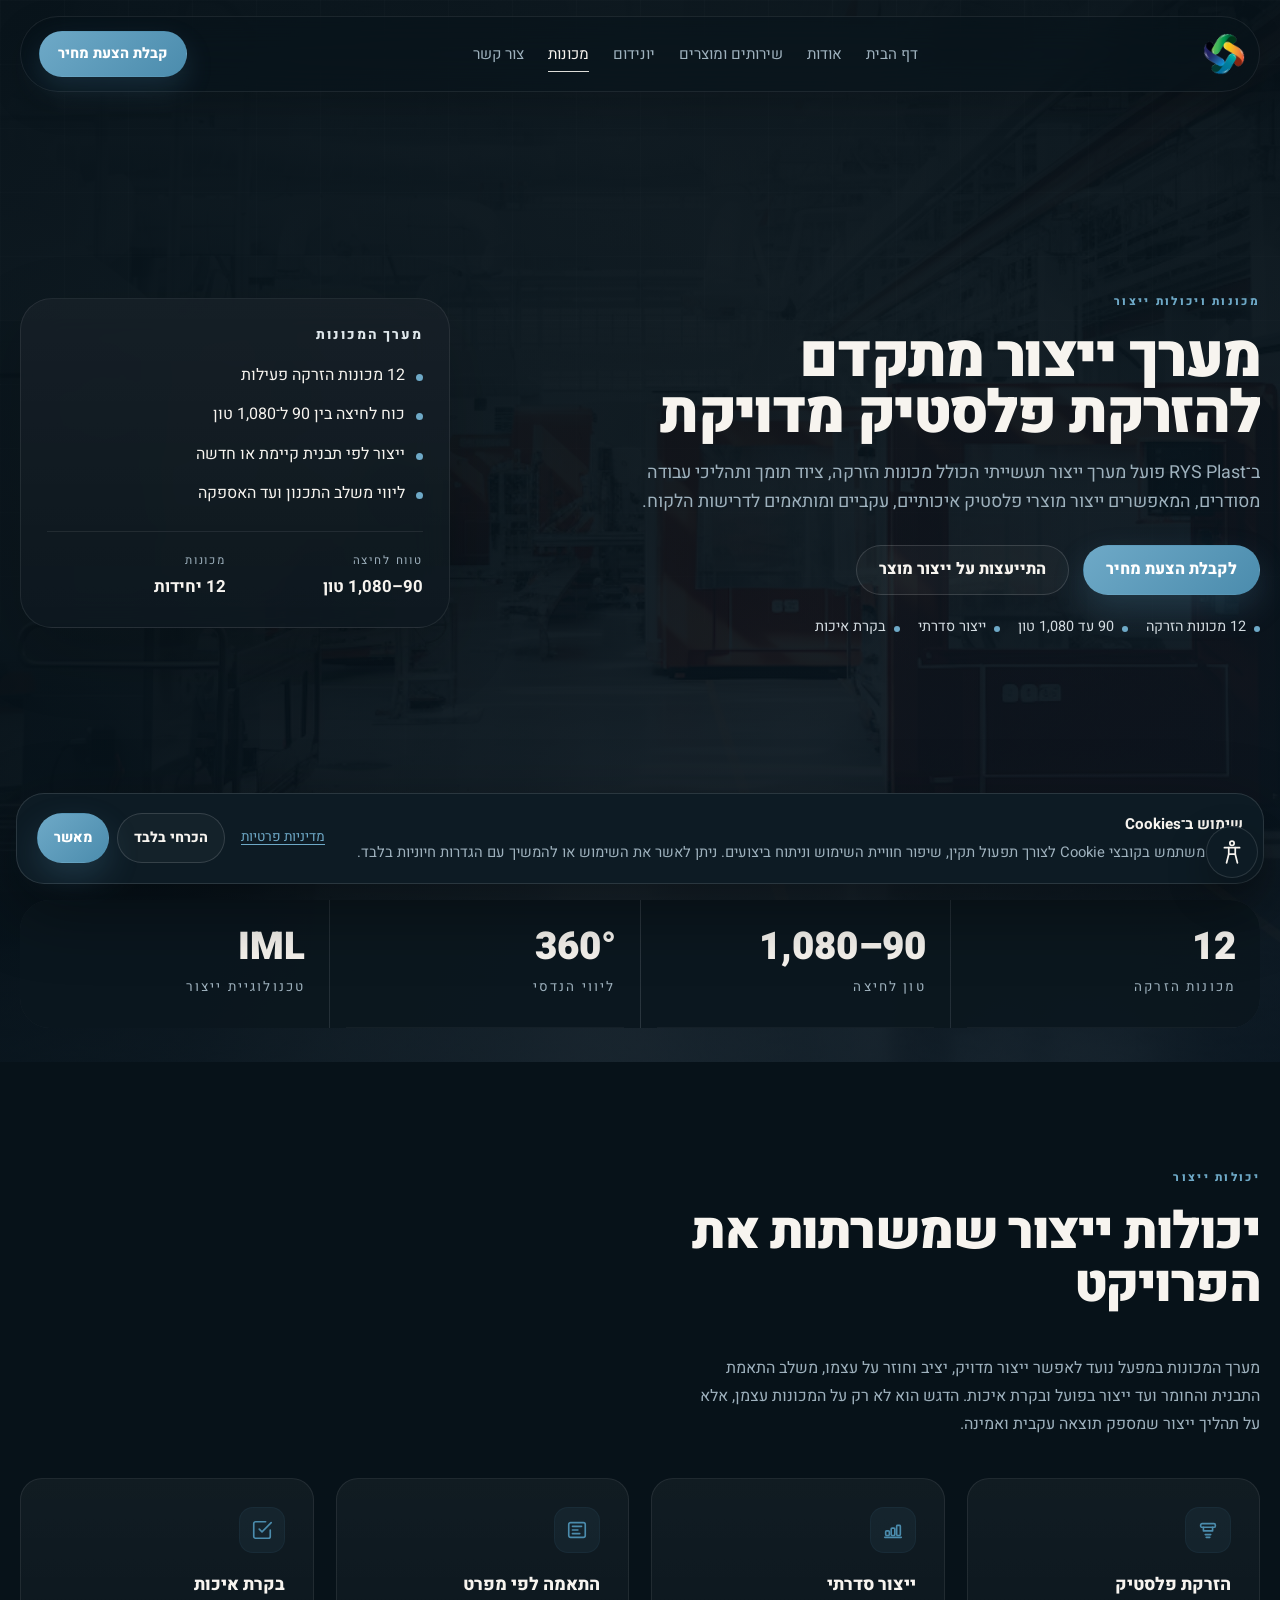
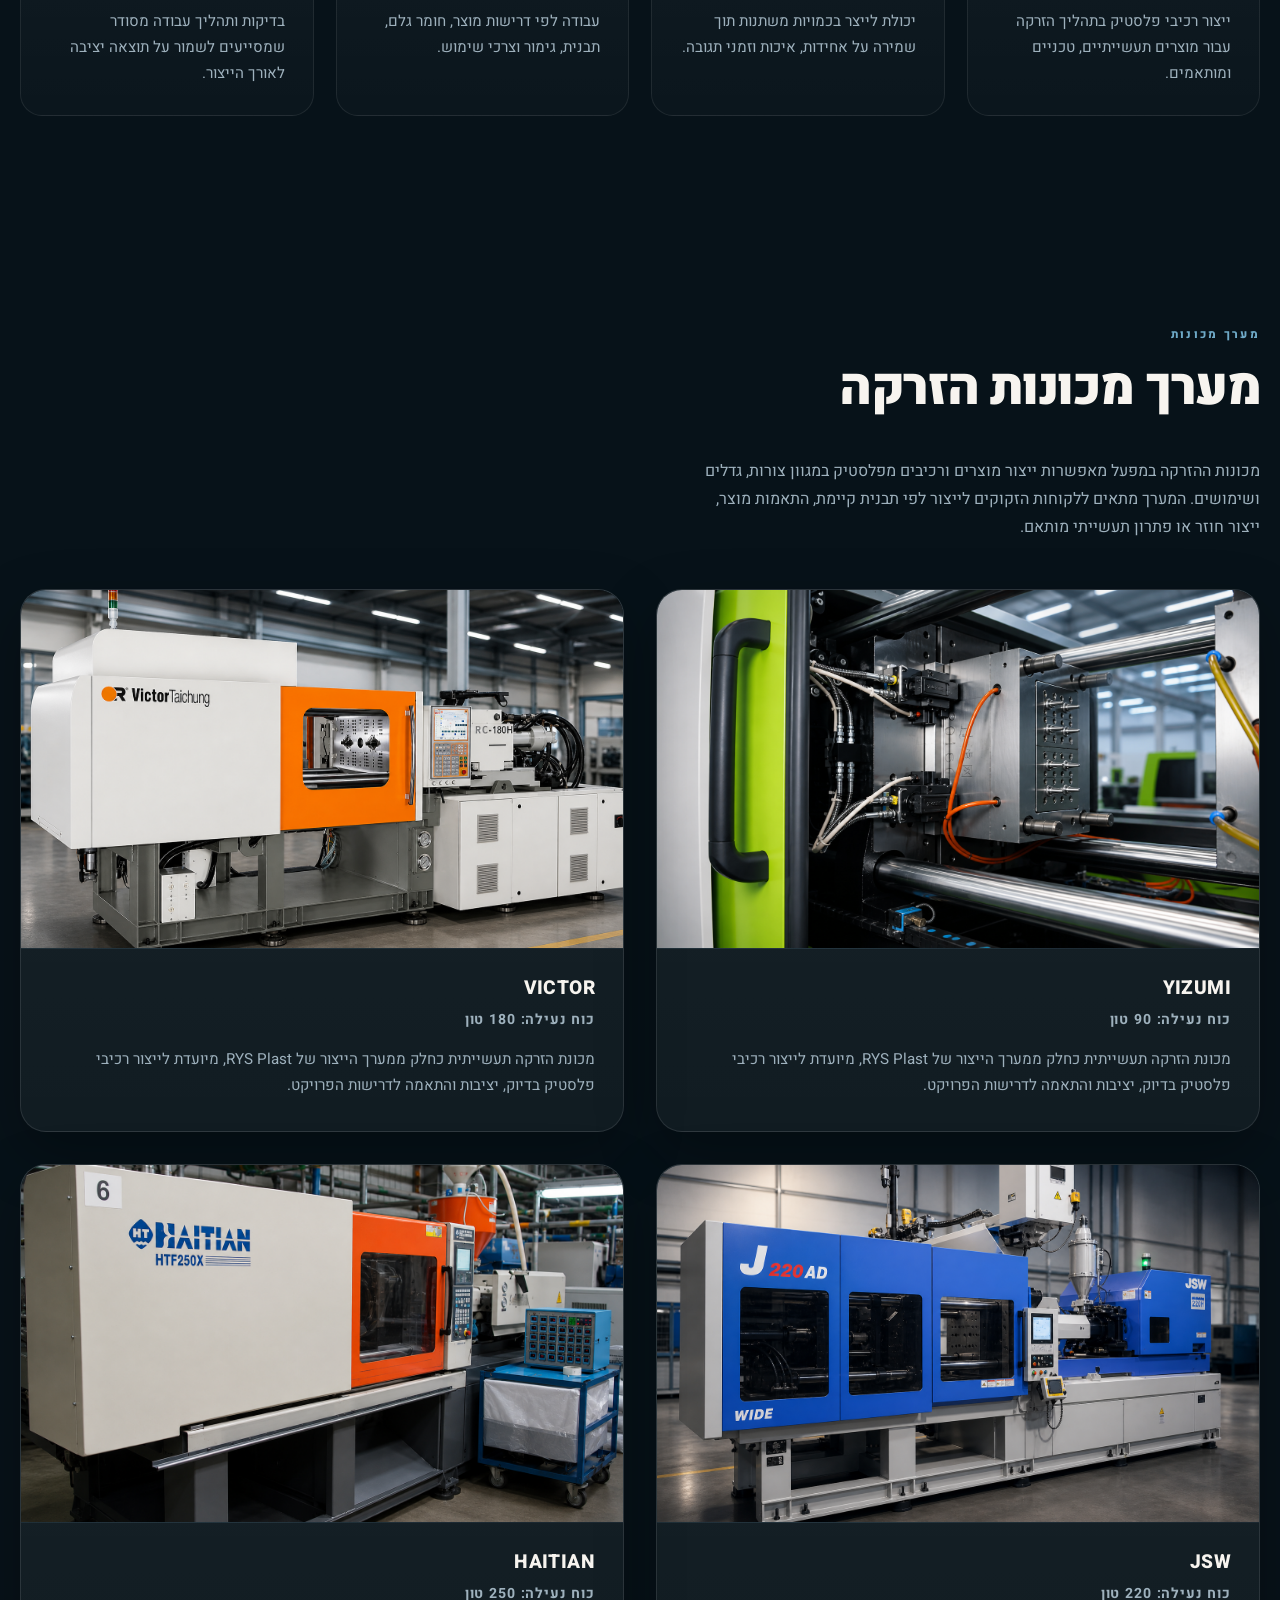
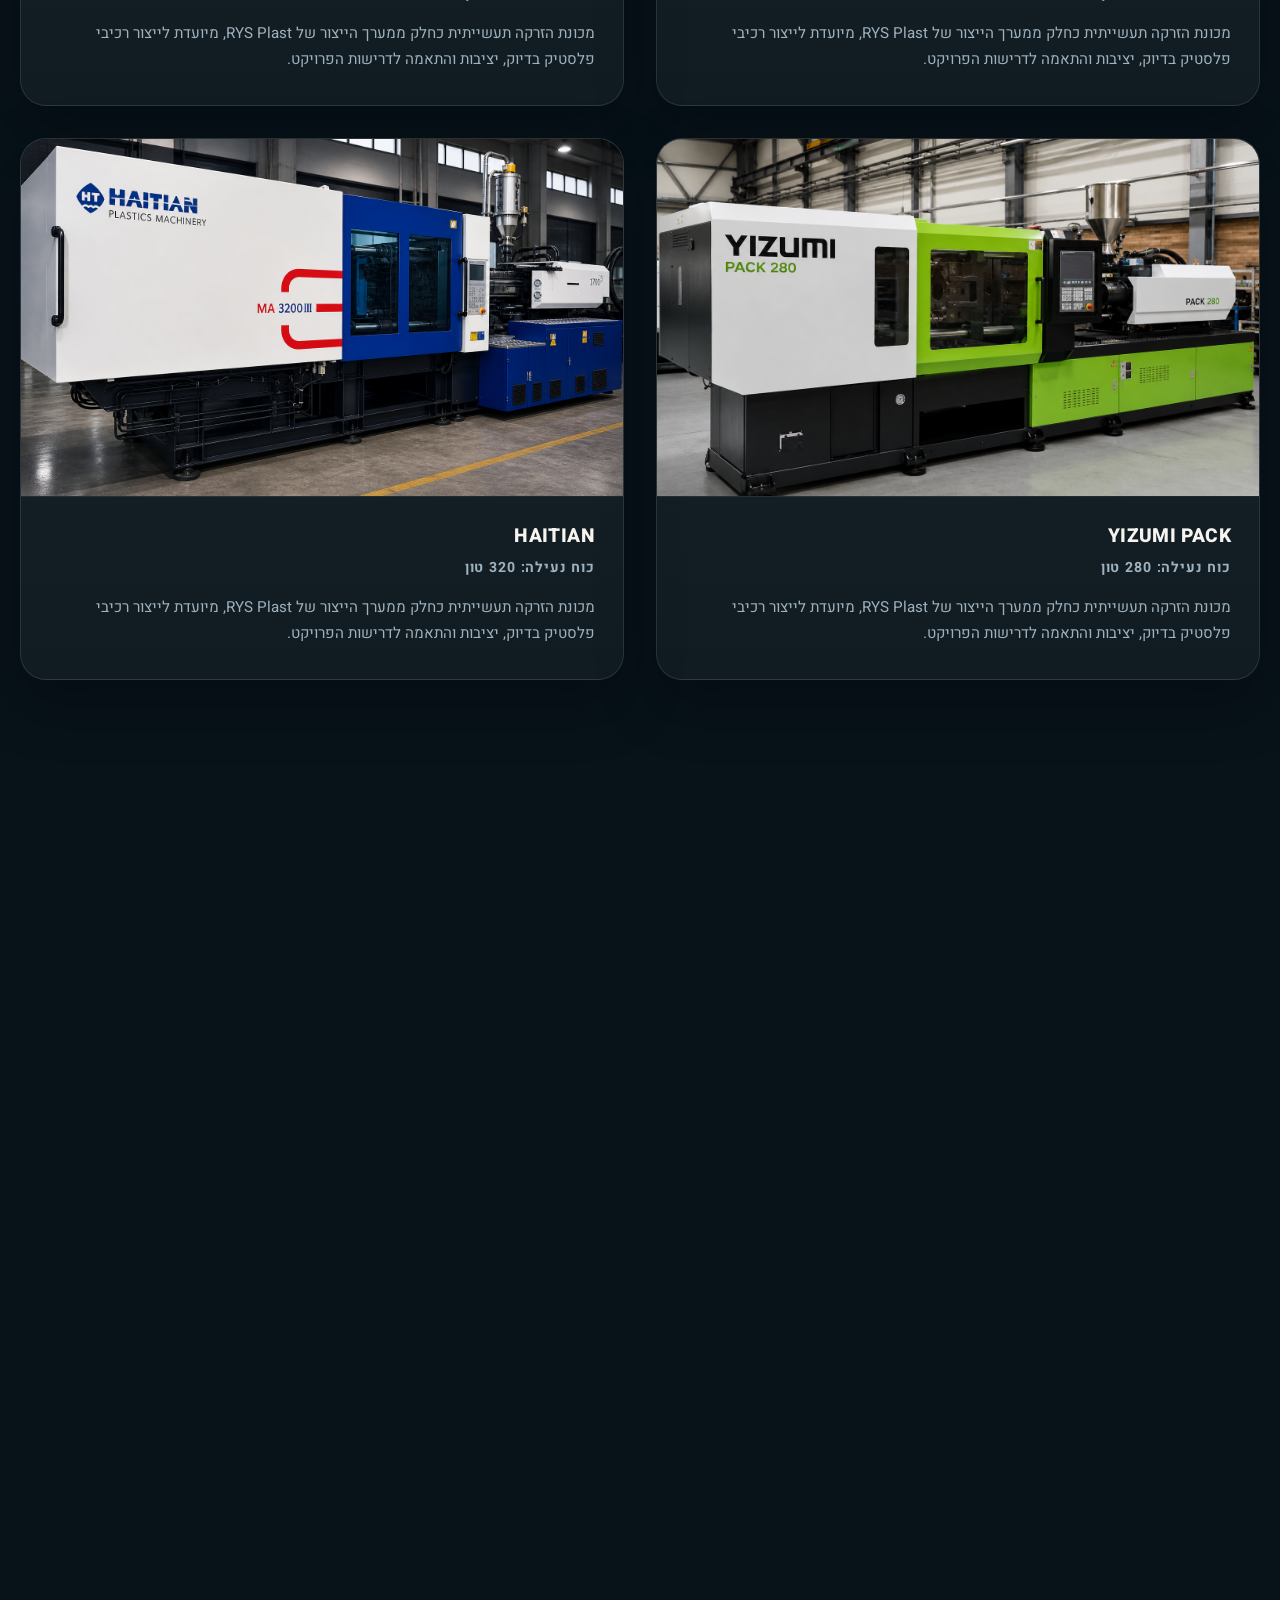
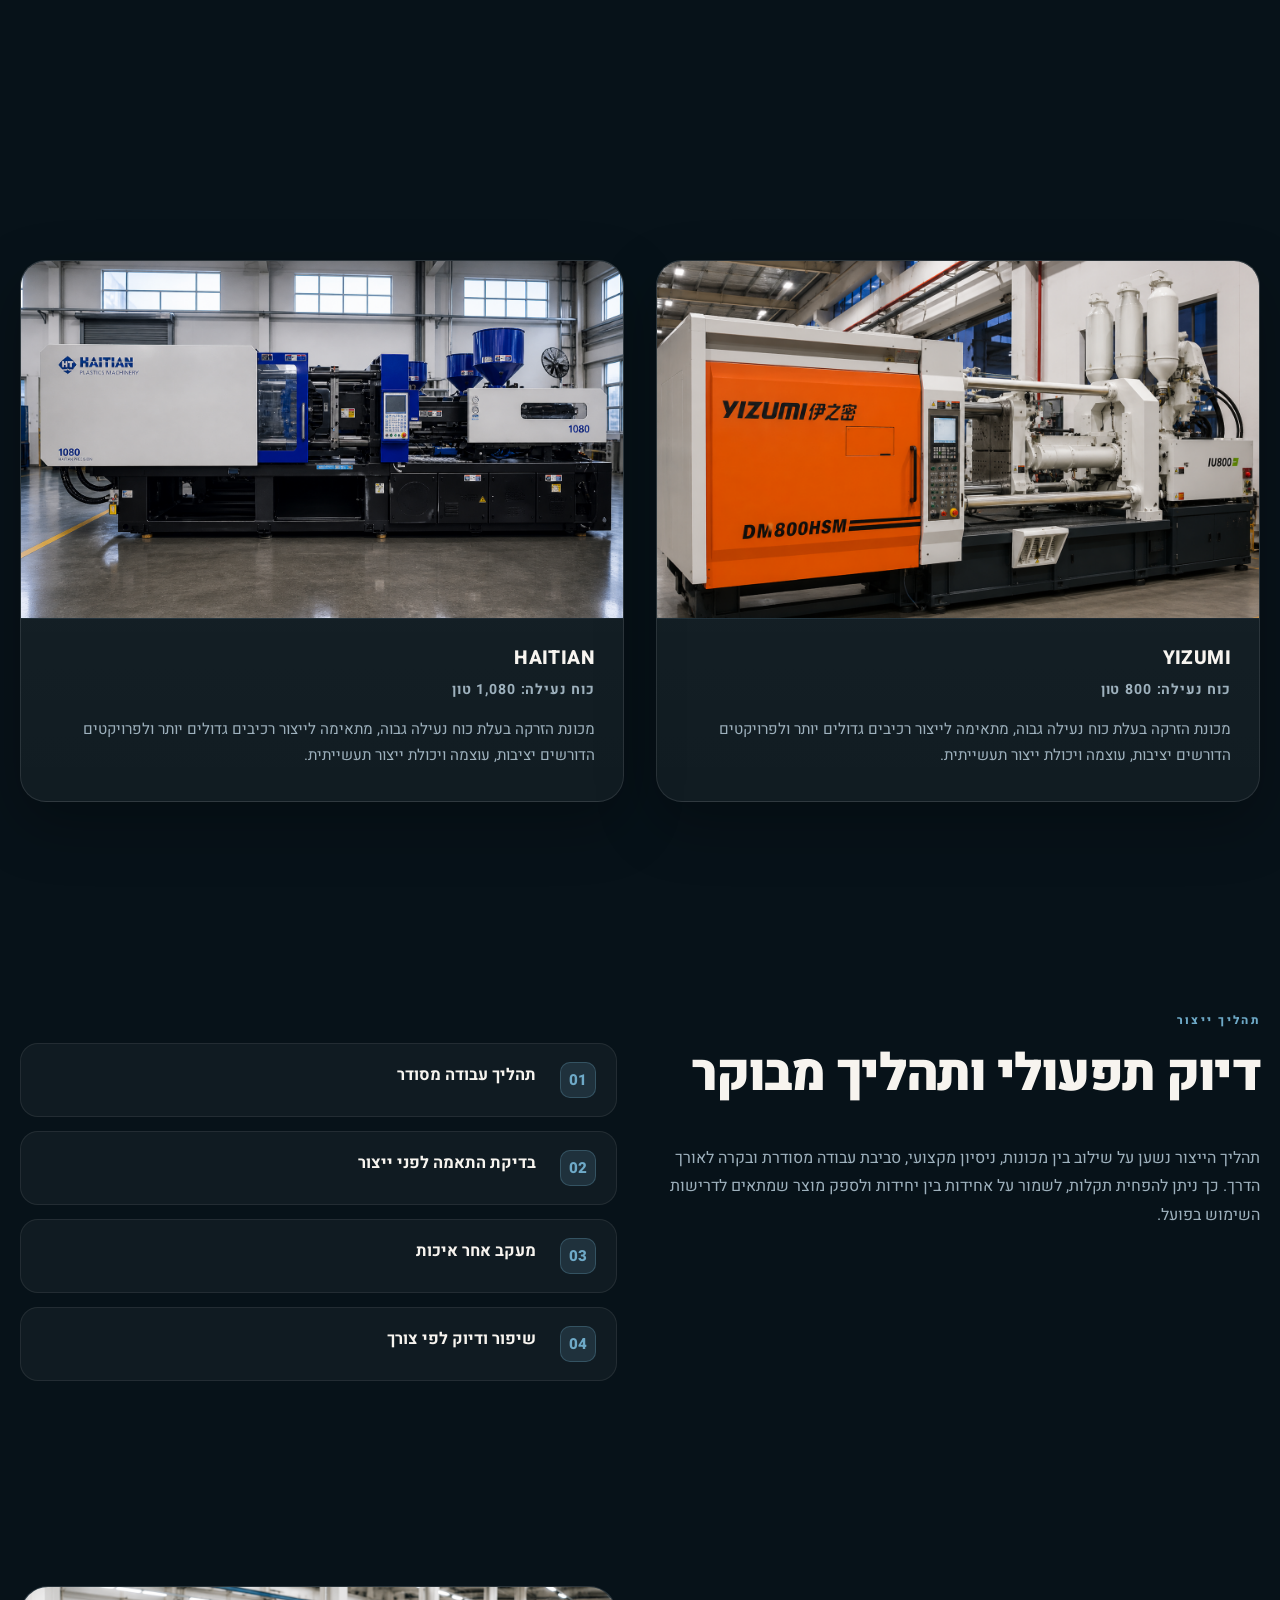
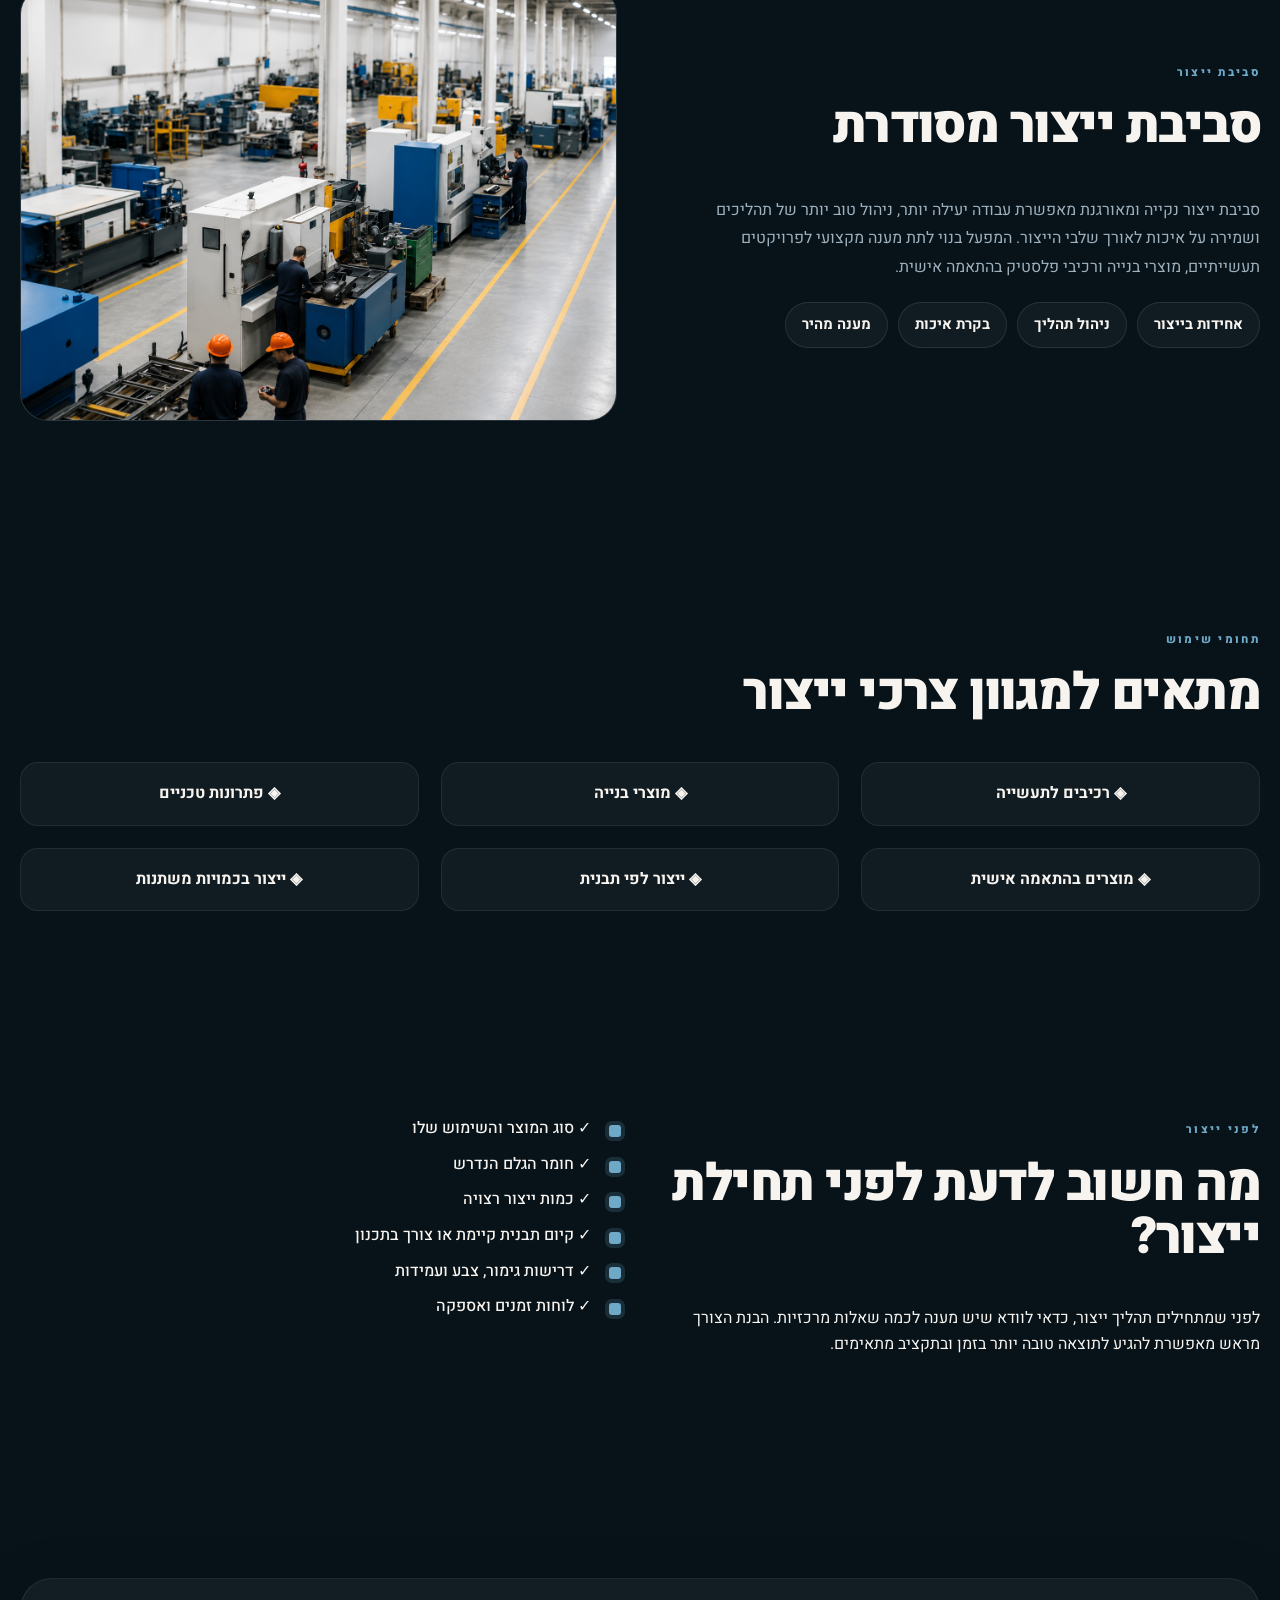
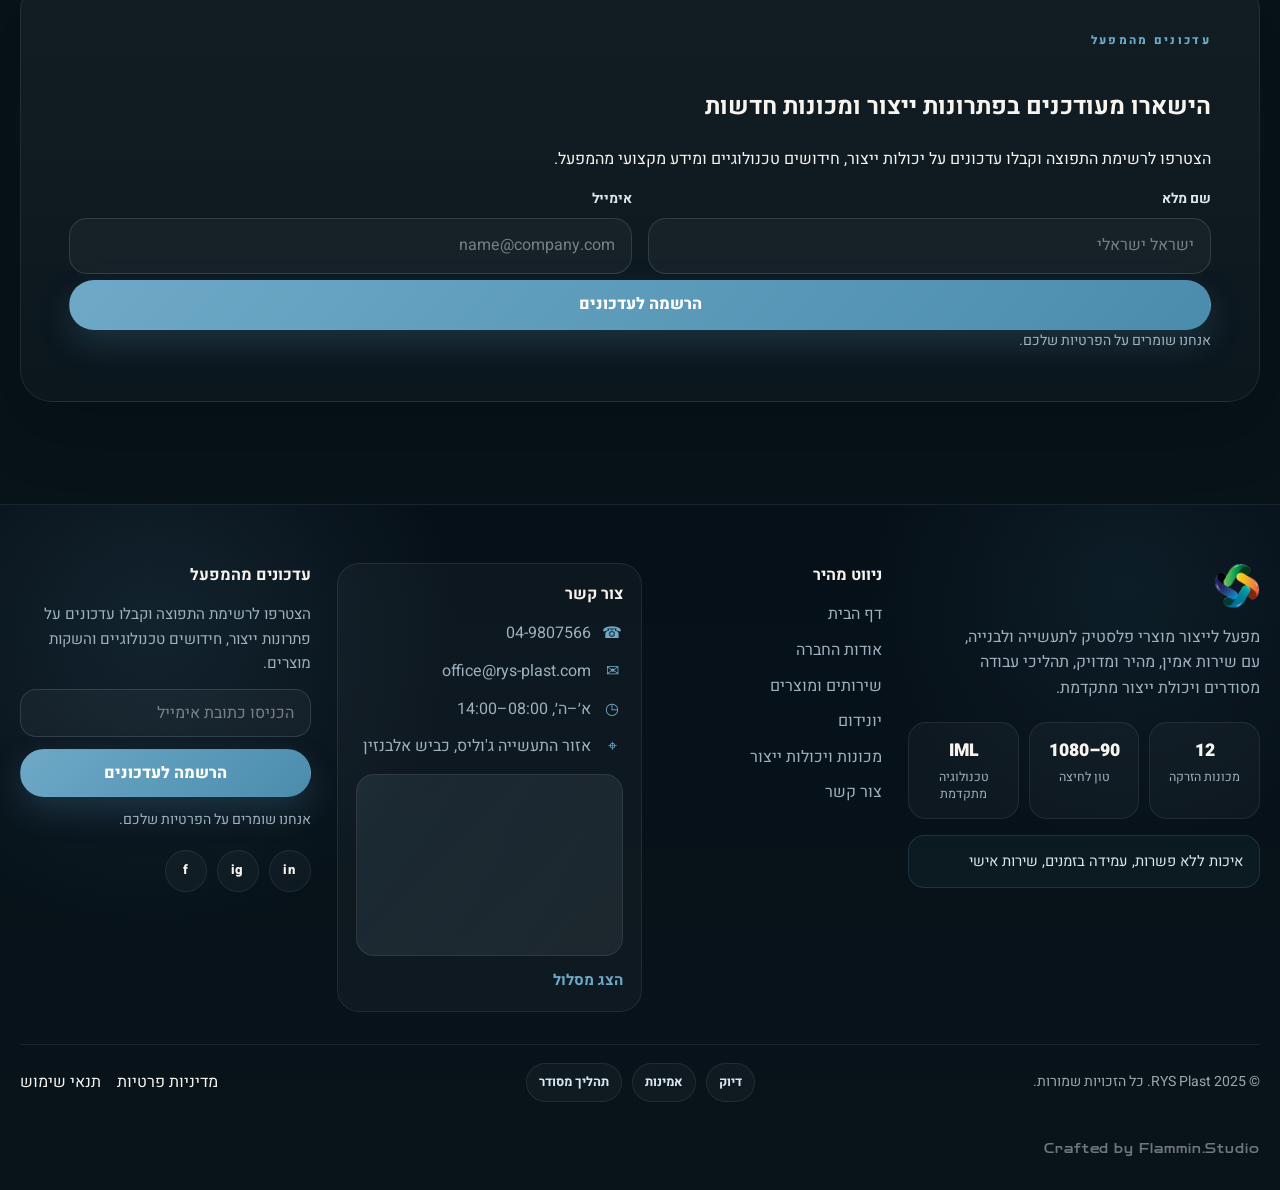
<file: machines.html>
<!DOCTYPE html>
<html lang="he" dir="rtl">
  <head>
    <meta charset="UTF-8" />
    <meta name="viewport" content="width=device-width, initial-scale=1.0" />

    <title>מכונות ויכולות ייצור | RYS Plast</title>
    <meta
      name="description"
      content="מערך המכונות של RYS Plast מאפשר ייצור פלסטיק בהזרקה, התאמה לפי דרישה, ייצור סדרתי ובקרת איכות לתעשייה, בנייה ופתרונות טכניים."
    />
    <link rel="canonical" href="https://rys-plast.com/machines" />
    <meta name="robots" content="index,follow" />
    <meta name="theme-color" content="#0C2243" />

    <meta property="og:type" content="website" />
    <meta property="og:locale" content="he_IL" />
    <meta property="og:site_name" content="RYS Plast" />
    <meta property="og:title" content="מכונות ויכולות ייצור | RYS Plast" />
    <meta property="og:description" content="מערך מכונות הזרקה המאפשר ייצור פלסטיק מדויק, סדרתי ומותאם לדרישות פרויקט." />
    <meta property="og:url" content="https://rys-plast.com/machines" />
    <meta property="og:image" content="https://rys-plast.com/assets/og/rys-og-image.jpg" />
    <meta property="og:image:width" content="1200" />
    <meta property="og:image:height" content="630" />
    <meta property="og:image:alt" content="RYS Plast, מפעל לייצור פתרונות פלסטיק לתעשייה ולבנייה" />
    <meta name="twitter:card" content="summary_large_image" />
    <meta name="twitter:image" content="https://rys-plast.com/assets/og/rys-og-image.jpg" />

    <link rel="preconnect" href="https://fonts.googleapis.com" />
    <link rel="preconnect" href="https://fonts.gstatic.com" crossorigin />
    <link
      href="https://fonts.googleapis.com/css2?family=Heebo:wght@300;400;500;700;800;900&family=Zen+Dots&display=swap"
      rel="stylesheet"
    />

    <link rel="icon" href="/assets/favicon/favicon.ico" sizes="any" />
    <link rel="icon" type="image/png" sizes="32x32" href="/assets/favicon/favicon-32x32.png" />
    <link rel="icon" type="image/png" sizes="16x16" href="/assets/favicon/favicon-16x16.png" />
    <link rel="apple-touch-icon" href="/assets/favicon/apple-touch-icon.png" />
    <link rel="manifest" href="/assets/favicon/site.webmanifest" />
    <link rel="stylesheet" href="styles.css" />

    <script type="application/ld+json">
      {
        "@context": "https://schema.org",
        "@graph": [
          {
            "@type": "Organization",
            "@id": "https://rys-plast.com/#organization",
            "name": "RYS Plast",
            "url": "https://rys-plast.com/",
            "logo": "https://rys-plast.com/assets/Icon.png"
          },
          {
            "@type": "WebPage",
            "@id": "https://rys-plast.com/machines#webpage",
            "url": "https://rys-plast.com/machines",
            "name": "מכונות ויכולות ייצור | RYS Plast",
            "isPartOf": { "@id": "https://rys-plast.com/#website" },
            "inLanguage": "he-IL"
          }
        ]
      }
    </script>
  </head>

  <body class="machines-page">
    <div class="site-shell">
      <!-- HEADER — global, unchanged -->
      <header class="site-header" id="siteHeader">
        <div class="container nav-wrap">
          <nav class="nav" aria-label="ניווט ראשי">
            <a href="/" class="brand" aria-label="RYS Plast דף הבית">
              <img src="assets/Icon.png" alt="RYS Plast" class="brand-logo" />
            </a>

            <div class="nav-desktop">
              <a href="/">דף הבית</a>
              <a href="/about">אודות</a>
              <a href="/services-products">שירותים ומוצרים</a>
              <a href="/unidome">יונידום</a>
              <a href="/machines" class="is-active">מכונות</a>
              <a href="/contact">צור קשר</a>
            </div>

            <div class="nav-actions">
              <a href="#machine-contact" class="btn btn-primary nav-cta"
                >קבלת הצעת מחיר</a
              >
              <button
                class="menu-toggle"
                id="menuToggle"
                type="button"
                aria-label="פתח תפריט"
                aria-expanded="false"
                aria-controls="mobileMenu"
              >
                <span></span>
                <span></span>
              </button>
            </div>
          </nav>

          <div class="mobile-menu" id="mobileMenu">
            <div class="mobile-menu-inner">
              <a href="/">דף הבית</a>
              <a href="/about">אודות</a>
              <a href="/services-products">שירותים ומוצרים</a>
              <a href="/unidome">יונידום</a>
              <a href="/machines" class="is-active">מכונות</a>
              <a href="/contact">צור קשר</a>
              <a href="#machine-contact" class="btn btn-primary mobile-cta"
                >קבלת הצעת מחיר</a
              >
            </div>
          </div>
        </div>
      </header>

      <main>
        <!-- ══════════════════════════════
             HERO
        ══════════════════════════════ -->
        <section class="hero machine-hero" id="machine-hero">
          <div class="hero-bg">
            <img
              src="assets/Red Machinery Precision Factory Floor.png"
              alt="מערך ייצור RYS Plast"
              onerror="this.style.display='none'"
            />
            <div class="hero-overlay"></div>
            <div class="hero-grid"></div>
          </div>

          <div class="container hero-content">
            <div class="hero-copy reveal">
              <div class="eyebrow">מכונות ויכולות ייצור</div>

              <h1 class="hero-title">
                <span class="hero-title-line hero-title-line-1"
                  >מערך ייצור מתקדם</span
                >
                <span class="hero-title-line hero-title-line-2"
                  >להזרקת פלסטיק מדויקת</span
                >
              </h1>

              <p class="hero-lead">
                ב־RYS Plast פועל מערך ייצור תעשייתי הכולל מכונות הזרקה, ציוד
                תומך ותהליכי עבודה מסודרים, המאפשרים ייצור מוצרי פלסטיק
                איכותיים, עקביים ומותאמים לדרישות הלקוח.
              </p>

              <div class="hero-actions">
                <a href="#machine-contact" class="btn btn-primary"
                  >לקבלת הצעת מחיר</a
                >
                <a href="#machine-contact" class="btn btn-secondary"
                  >התייעצות על ייצור מוצר</a
                >
              </div>

              <div class="hero-micro">
                <span>12 מכונות הזרקה</span>
                <span>90 עד 1,080 טון</span>
                <span>ייצור סדרתי</span>
                <span>בקרת איכות</span>
              </div>
            </div>

            <div class="hero-panel reveal">
              <div class="hero-card">
                <div class="hero-card-label">מערך המכונות</div>
                <ul class="hero-points">
                  <li>12 מכונות הזרקה פעילות</li>
                  <li>כוח לחיצה בין 90 ל־1,080 טון</li>
                  <li>ייצור לפי תבנית קיימת או חדשה</li>
                  <li>ליווי משלב התכנון ועד האספקה</li>
                </ul>
                <div class="hero-card-footer">
                  <div>
                    <span class="mini-label">טווח לחיצה</span>
                    <strong>90–1,080 טון</strong>
                  </div>
                  <div>
                    <span class="mini-label">מכונות</span>
                    <strong>12 יחידות</strong>
                  </div>
                </div>
              </div>
            </div>
          </div>

          <div class="hero-stats">
            <div class="container">
              <div class="stats-grid">
                <article class="stat-card reveal">
                  <strong data-count="12">12</strong>
                  <span>מכונות הזרקה</span>
                </article>
                <article class="stat-card reveal">
                  <strong>90–1,080</strong>
                  <span>טון לחיצה</span>
                </article>
                <article class="stat-card reveal">
                  <strong>360°</strong>
                  <span>ליווי הנדסי</span>
                </article>
                <article class="stat-card reveal">
                  <strong>IML</strong>
                  <span>טכנולוגיית ייצור</span>
                </article>
              </div>
            </div>
          </div>
        </section>

        <!-- ══════════════════════════════
             SECTION 1 — PRODUCTION CAPABILITIES
        ══════════════════════════════ -->
        <section class="section section-dark" id="machine-capabilities">
          <div class="container">
            <div class="section-head reveal">
              <span class="eyebrow">יכולות ייצור</span>
              <h2>יכולות ייצור שמשרתות את הפרויקט</h2>
            </div>

            <div class="machine-intro reveal">
              <p>
                מערך המכונות במפעל נועד לאפשר ייצור מדויק, יציב וחוזר על עצמו,
                משלב התאמת התבנית והחומר ועד ייצור בפועל ובקרת איכות. הדגש הוא
                לא רק על המכונות עצמן, אלא על תהליך ייצור שמספק תוצאה עקבית
                ואמינה.
              </p>
            </div>

            <div class="machine-capability-grid">
              <article class="machine-capability-card reveal">
                <div class="feature-icon" aria-hidden="true">
                  <svg
                    viewBox="0 0 24 24"
                    fill="none"
                    stroke="currentColor"
                    stroke-width="1.8"
                    stroke-linecap="round"
                    stroke-linejoin="round"
                  >
                    <rect x="4" y="5" width="16" height="4" rx="1.5" />
                    <path d="M7 9v4M17 9v4M8 13h8M9 17h6M10 20h4" />
                  </svg>
                </div>
                <h3>הזרקת פלסטיק</h3>
                <p>
                  ייצור רכיבי פלסטיק בתהליך הזרקה עבור מוצרים תעשייתיים, טכניים
                  ומותאמים.
                </p>
              </article>

              <article class="machine-capability-card reveal">
                <div class="feature-icon" aria-hidden="true">
                  <svg
                    viewBox="0 0 24 24"
                    fill="none"
                    stroke="currentColor"
                    stroke-width="1.8"
                    stroke-linecap="round"
                    stroke-linejoin="round"
                  >
                    <rect x="4" y="13" width="4" height="5" rx="1" />
                    <rect x="10" y="10" width="4" height="8" rx="1" />
                    <rect x="16" y="7" width="4" height="11" rx="1" />
                    <path d="M3 20h18" />
                  </svg>
                </div>
                <h3>ייצור סדרתי</h3>
                <p>
                  יכולת לייצר בכמויות משתנות תוך שמירה על אחידות, איכות וזמני
                  תגובה.
                </p>
              </article>

              <article class="machine-capability-card reveal">
                <div class="feature-icon" aria-hidden="true">
                  <svg
                    viewBox="0 0 24 24"
                    fill="none"
                    stroke="currentColor"
                    stroke-width="1.8"
                    stroke-linecap="round"
                    stroke-linejoin="round"
                  >
                    <rect x="3" y="4" width="18" height="16" rx="2" />
                    <path d="M7 8h10M7 12h6M7 16h8" />
                  </svg>
                </div>
                <h3>התאמה לפי מפרט</h3>
                <p>
                  עבודה לפי דרישות מוצר, חומר גלם, תבנית, גימור וצרכי שימוש.
                </p>
              </article>

              <article class="machine-capability-card reveal">
                <div class="feature-icon" aria-hidden="true">
                  <svg
                    viewBox="0 0 24 24"
                    fill="none"
                    stroke="currentColor"
                    stroke-width="1.8"
                    stroke-linecap="round"
                    stroke-linejoin="round"
                  >
                    <path d="M9 11l3 3L22 4" />
                    <path
                      d="M21 12v7a2 2 0 01-2 2H5a2 2 0 01-2-2V5a2 2 0 012-2h11"
                    />
                  </svg>
                </div>
                <h3>בקרת איכות</h3>
                <p>
                  בדיקות ותהליך עבודה מסודר שמסייעים לשמור על תוצאה יציבה לאורך
                  הייצור.
                </p>
              </article>
            </div>
          </div>
        </section>

        <!-- ══════════════════════════════
             SECTION 2 — MACHINE FLEET
        ══════════════════════════════ -->
        <section class="section section-dark" id="machine-fleet">
          <div class="container">
            <div class="section-head reveal">
              <span class="eyebrow">מערך מכונות</span>
              <h2>מערך מכונות הזרקה</h2>
            </div>

            <div class="machine-intro reveal">
              <p>
                מכונות ההזרקה במפעל מאפשרות ייצור מוצרים ורכיבים מפלסטיק במגוון
                צורות, גדלים ושימושים. המערך מתאים ללקוחות הזקוקים לייצור לפי
                תבנית קיימת, התאמות מוצר, ייצור חוזר או פתרון תעשייתי מותאם.
              </p>
            </div>

            <div class="machine-grid machine-grid-featured">
              <!-- 1 — YIZUMI 90 -->
              <article class="machine-card reveal">
                <div class="machine-media">
                  <img
                    src="assets/machines/YIZUMI-90.png"
                    alt="מכונת YIZUMI 90 טון"
                    onerror="this.style.display='none'"
                  />
                </div>
                <div class="machine-card-body">
                  <strong>YIZUMI</strong>
                  <span class="machine-tonnage">כוח נעילה: 90 טון</span>
                  <p class="machine-desc">
                    מכונת הזרקה תעשייתית כחלק ממערך הייצור של RYS Plast, מיועדת
                    לייצור רכיבי פלסטיק בדיוק, יציבות והתאמה לדרישות הפרויקט.
                  </p>
                </div>
              </article>

              <!-- 2 — VICTOR 180 -->
              <article class="machine-card reveal">
                <div class="machine-media">
                  <img
                    src="assets/machines/VICTOR-180.png"
                    alt="מכונת VICTOR 180 טון"
                    onerror="this.style.display='none'"
                  />
                </div>
                <div class="machine-card-body">
                  <strong>VICTOR</strong>
                  <span class="machine-tonnage">כוח נעילה: 180 טון</span>
                  <p class="machine-desc">
                    מכונת הזרקה תעשייתית כחלק ממערך הייצור של RYS Plast, מיועדת
                    לייצור רכיבי פלסטיק בדיוק, יציבות והתאמה לדרישות הפרויקט.
                  </p>
                </div>
              </article>

              <!-- 3 — JSW 220 -->
              <article class="machine-card reveal">
                <div class="machine-media">
                  <img
                    src="assets/machines/JSW-220.png"
                    alt="מכונת JSW 220 טון"
                    onerror="this.style.display='none'"
                  />
                </div>
                <div class="machine-card-body">
                  <strong>JSW</strong>
                  <span class="machine-tonnage">כוח נעילה: 220 טון</span>
                  <p class="machine-desc">
                    מכונת הזרקה תעשייתית כחלק ממערך הייצור של RYS Plast, מיועדת
                    לייצור רכיבי פלסטיק בדיוק, יציבות והתאמה לדרישות הפרויקט.
                  </p>
                </div>
              </article>

              <!-- 4 — HAITIAN 250  -->
              <article class="machine-card reveal">
                <div class="machine-media">
                  <img
                    src="assets/machines/haitian-250.png"
                    alt="מכונת HAITIAN 250 טון"
                    onerror="this.style.display='none'"
                  />
                </div>
                <div class="machine-card-body">
                  <strong>HAITIAN</strong>
                  <span class="machine-tonnage">כוח נעילה: 250 טון</span>
                  <p class="machine-desc">
                    מכונת הזרקה תעשייתית כחלק ממערך הייצור של RYS Plast, מיועדת
                    לייצור רכיבי פלסטיק בדיוק, יציבות והתאמה לדרישות הפרויקט.
                  </p>
                </div>
              </article>

              <!-- 5 — YIZUMI PACK 280  -->
              <article class="machine-card reveal">
                <div class="machine-media">
                  <img
                    src="assets/machines/yizumi-pack-280.png"
                    alt="מכונת YIZUMI PACK 280 טון"
                    onerror="this.style.display='none'"
                  />
                </div>
                <div class="machine-card-body">
                  <strong>YIZUMI PACK</strong>
                  <span class="machine-tonnage">כוח נעילה: 280 טון</span>
                  <p class="machine-desc">
                    מכונת הזרקה תעשייתית כחלק ממערך הייצור של RYS Plast, מיועדת
                    לייצור רכיבי פלסטיק בדיוק, יציבות והתאמה לדרישות הפרויקט.
                  </p>
                </div>
              </article>

              <!-- 6 — HAITIAN 320 -->
              <article class="machine-card reveal">
                <div class="machine-media">
                  <img
                    src="assets/machines/HAITIAN-320.png"
                    alt="מכונת HAITIAN 320 טון"
                    onerror="this.style.display='none'"
                  />
                </div>
                <div class="machine-card-body">
                  <strong>HAITIAN</strong>
                  <span class="machine-tonnage">כוח נעילה: 320 טון</span>
                  <p class="machine-desc">
                    מכונת הזרקה תעשייתית כחלק ממערך הייצור של RYS Plast, מיועדת
                    לייצור רכיבי פלסטיק בדיוק, יציבות והתאמה לדרישות הפרויקט.
                  </p>
                </div>
              </article>

              <!-- 7 — YIZUMI 320  -->
              <article class="machine-card reveal">
                <div class="machine-media">
                  <img
                    src="assets/machines/yizumi-320.png"
                    alt="מכונת YIZUMI 320 טון"
                    onerror="this.style.display='none'"
                  />
                </div>
                <div class="machine-card-body">
                  <strong>YIZUMI</strong>
                  <span class="machine-tonnage">כוח נעילה: 320 טון</span>
                  <p class="machine-desc">
                    מכונת הזרקה תעשייתית כחלק ממערך הייצור של RYS Plast, מיועדת
                    לייצור רכיבי פלסטיק בדיוק, יציבות והתאמה לדרישות הפרויקט.
                  </p>
                </div>
              </article>

              <!-- 8 — YIZUMI 380 -->
              <article class="machine-card reveal">
                <div class="machine-media">
                  <img
                    src="assets/machines/yizumi-380.png"
                    alt="מכונת YIZUMI 380 טון"
                    onerror="this.style.display='none'"
                  />
                </div>
                <div class="machine-card-body">
                  <strong>YIZUMI</strong>
                  <span class="machine-tonnage">כוח נעילה: 380 טון</span>
                  <p class="machine-desc">
                    מכונת הזרקה תעשייתית כחלק ממערך הייצור של RYS Plast, מיועדת
                    לייצור רכיבי פלסטיק בדיוק, יציבות והתאמה לדרישות הפרויקט.
                  </p>
                </div>
              </article>

              <!-- 9 — HAITIAN 470 -->
              <article class="machine-card reveal">
                <div class="machine-media">
                  <img
                    src="assets/machines/haitian-470.png"
                    alt="מכונת HAITIAN 470 טון"
                    onerror="this.style.display='none'"
                  />
                </div>
                <div class="machine-card-body">
                  <strong>HAITIAN</strong>
                  <span class="machine-tonnage">כוח נעילה: 470 טון</span>
                  <p class="machine-desc">
                    מכונת הזרקה בעלת כוח נעילה גבוה, מתאימה לייצור רכיבים גדולים
                    יותר ולפרויקטים הדורשים יציבות, עוצמה ויכולת ייצור תעשייתית.
                  </p>
                </div>
              </article>

              <!-- 10 — HAITIAN 550 -->
              <article class="machine-card reveal">
                <div class="machine-media">
                  <img
                    src="assets/machines/HAITIAN-550.png"
                    alt="מכונת HAITIAN 550 טון"
                    onerror="this.style.display='none'"
                  />
                </div>
                <div class="machine-card-body">
                  <strong>HAITIAN</strong>
                  <span class="machine-tonnage">כוח נעילה: 550 טון</span>
                  <p class="machine-desc">
                    מכונת הזרקה בעלת כוח נעילה גבוה, מתאימה לייצור רכיבים גדולים
                    יותר ולפרויקטים הדורשים יציבות, עוצמה ויכולת ייצור תעשייתית.
                  </p>
                </div>
              </article>

              <!-- 11 — YIZUMI 800  -->
              <article class="machine-card reveal">
                <div class="machine-media">
                  <img
                    src="assets/machines/yizumi-800.png"
                    alt="מכונת YIZUMI 800 טון"
                    onerror="this.style.display='none'"
                  />
                </div>
                <div class="machine-card-body">
                  <strong>YIZUMI</strong>
                  <span class="machine-tonnage">כוח נעילה: 800 טון</span>
                  <p class="machine-desc">
                    מכונת הזרקה בעלת כוח נעילה גבוה, מתאימה לייצור רכיבים גדולים
                    יותר ולפרויקטים הדורשים יציבות, עוצמה ויכולת ייצור תעשייתית.
                  </p>
                </div>
              </article>

              <!-- 12 — HAITIAN 1080 -->
              <article class="machine-card reveal">
                <div class="machine-media">
                  <img
                    src="assets/machines/HAITIAN-1080.png"
                    alt="מכונת HAITIAN 1080 טון"
                    onerror="this.style.display='none'"
                  />
                </div>
                <div class="machine-card-body">
                  <strong>HAITIAN</strong>
                  <span class="machine-tonnage">כוח נעילה: 1,080 טון</span>
                  <p class="machine-desc">
                    מכונת הזרקה בעלת כוח נעילה גבוה, מתאימה לייצור רכיבים גדולים
                    יותר ולפרויקטים הדורשים יציבות, עוצמה ויכולת ייצור תעשייתית.
                  </p>
                </div>
              </article>
            </div>
          </div>
        </section>

        <!-- ══════════════════════════════
             SECTION 3 — PRECISION & PROCESS
        ══════════════════════════════ -->
        <section class="section section-dark" id="machine-process">
          <div class="container">
            <div class="machine-split-layout">
              <div class="machine-split-copy">
                <div class="section-head reveal">
                  <span class="eyebrow">תהליך ייצור</span>
                  <h2>דיוק תפעולי ותהליך מבוקר</h2>
                </div>
                <p class="reveal">
                  תהליך הייצור נשען על שילוב בין מכונות, ניסיון מקצועי, סביבת
                  עבודה מסודרת ובקרה לאורך הדרך. כך ניתן להפחית תקלות, לשמור על
                  אחידות בין יחידות ולספק מוצר שמתאים לדרישות השימוש בפועל.
                </p>
              </div>

              <div class="machine-process-grid">
                <article class="machine-process-card reveal">
                  <span class="machine-process-num">01</span>
                  <h3>תהליך עבודה מסודר</h3>
                </article>

                <article class="machine-process-card reveal">
                  <span class="machine-process-num">02</span>
                  <h3>בדיקת התאמה לפני ייצור</h3>
                </article>

                <article class="machine-process-card reveal">
                  <span class="machine-process-num">03</span>
                  <h3>מעקב אחר איכות</h3>
                </article>

                <article class="machine-process-card reveal">
                  <span class="machine-process-num">04</span>
                  <h3>שיפור ודיוק לפי צורך</h3>
                </article>
              </div>
            </div>
          </div>
        </section>

        <!-- ══════════════════════════════
             SECTION 4 — PRODUCTION ENVIRONMENT
        ══════════════════════════════ -->
        <section class="section section-dark" id="machine-env">
          <div class="container">
            <div class="machine-env-layout">
              <div class="machine-env-copy">
                <div class="section-head reveal">
                  <span class="eyebrow">סביבת ייצור</span>
                  <h2>סביבת ייצור מסודרת</h2>
                </div>
                <div class="reveal">
                  <p>
                    סביבת ייצור נקייה ומאורגנת מאפשרת עבודה יעילה יותר, ניהול
                    טוב יותר של תהליכים ושמירה על איכות לאורך שלבי הייצור. המפעל
                    בנוי לתת מענה מקצועי לפרויקטים תעשייתיים, מוצרי בנייה ורכיבי
                    פלסטיק בהתאמה אישית.
                  </p>
                  <div class="about-values" style="margin-top: 20px">
                    <div class="chip">אחידות בייצור</div>
                    <div class="chip">ניהול תהליך</div>
                    <div class="chip">בקרת איכות</div>
                    <div class="chip">מענה מהיר</div>
                  </div>
                </div>
              </div>

              <div class="machine-env-media reveal">
                <div class="media-frame about-frame">
                  <img
                    src="assets/factory-floor.jpg"
                    alt="סביבת הייצור במפעל RYS Plast"
                    onerror="this.style.display='none'"
                  />
                </div>
              </div>
            </div>
          </div>
        </section>

        <!-- ══════════════════════════════
             SECTION 5 — USE CASES
        ══════════════════════════════ -->
        <section class="section section-dark" id="machine-usecases">
          <div class="container">
            <div class="section-head reveal">
              <span class="eyebrow">תחומי שימוש</span>
              <h2>מתאים למגוון צרכי ייצור</h2>
            </div>

            <div class="machine-usecase-grid">
              <div class="machine-usecase-chip reveal">
                <span class="machine-usecase-icon" aria-hidden="true">◈</span>
                <span>רכיבים לתעשייה</span>
              </div>
              <div class="machine-usecase-chip reveal">
                <span class="machine-usecase-icon" aria-hidden="true">◈</span>
                <span>מוצרי בנייה</span>
              </div>
              <div class="machine-usecase-chip reveal">
                <span class="machine-usecase-icon" aria-hidden="true">◈</span>
                <span>פתרונות טכניים</span>
              </div>
              <div class="machine-usecase-chip reveal">
                <span class="machine-usecase-icon" aria-hidden="true">◈</span>
                <span>מוצרים בהתאמה אישית</span>
              </div>
              <div class="machine-usecase-chip reveal">
                <span class="machine-usecase-icon" aria-hidden="true">◈</span>
                <span>ייצור לפי תבנית</span>
              </div>
              <div class="machine-usecase-chip reveal">
                <span class="machine-usecase-icon" aria-hidden="true">◈</span>
                <span>ייצור בכמויות משתנות</span>
              </div>
            </div>
          </div>
        </section>

        <!-- ══════════════════════════════
             SECTION 6 — CHECKLIST
        ══════════════════════════════ -->
        <section class="section section-dark" id="machine-checklist">
          <div class="container">
            <div class="machine-checklist-layout">
              <div class="machine-checklist-copy">
                <div class="section-head reveal">
                  <span class="eyebrow">לפני ייצור</span>
                  <h2>מה חשוב לדעת לפני תחילת ייצור?</h2>
                </div>
                <p class="reveal">
                  לפני שמתחילים תהליך ייצור, כדאי לוודא שיש מענה לכמה שאלות
                  מרכזיות. הבנת הצורך מראש מאפשרת להגיע לתוצאה טובה יותר בזמן
                  ובתקציב מתאימים.
                </p>
              </div>

              <ul class="machine-checklist-list">
                <li class="machine-checklist-item reveal">
                  <span class="machine-check-icon" aria-hidden="true">✓</span>
                  <span>סוג המוצר והשימוש שלו</span>
                </li>
                <li class="machine-checklist-item reveal">
                  <span class="machine-check-icon" aria-hidden="true">✓</span>
                  <span>חומר הגלם הנדרש</span>
                </li>
                <li class="machine-checklist-item reveal">
                  <span class="machine-check-icon" aria-hidden="true">✓</span>
                  <span>כמות ייצור רצויה</span>
                </li>
                <li class="machine-checklist-item reveal">
                  <span class="machine-check-icon" aria-hidden="true">✓</span>
                  <span>קיום תבנית קיימת או צורך בתכנון</span>
                </li>
                <li class="machine-checklist-item reveal">
                  <span class="machine-check-icon" aria-hidden="true">✓</span>
                  <span>דרישות גימור, צבע ועמידות</span>
                </li>
                <li class="machine-checklist-item reveal">
                  <span class="machine-check-icon" aria-hidden="true">✓</span>
                  <span>לוחות זמנים ואספקה</span>
                </li>
              </ul>
            </div>
          </div>
        </section>

        <!-- ══════════════════════════════
             FINAL CTA / NEWSLETTER
        ══════════════════════════════ -->
        <section class="section section-dark" id="machine-contact">
          <div class="container">
            <div class="machine-newsletter-box reveal">
              <div class="machine-newsletter-copy">
                <span class="eyebrow">עדכונים מהמפעל</span>
                <h2>הישארו מעודכנים בפתרונות ייצור ומכונות חדשות</h2>
                <p>
                  הצטרפו לרשימת התפוצה וקבלו עדכונים על יכולות ייצור, חידושים
                  טכנולוגיים ומידע מקצועי מהמפעל.
                </p>
              </div>

              <form
                class="machine-newsletter-form"
                id="machineNewsletterForm"
                novalidate
                aria-label="הרשמה לעדכונים"
              >
                <div class="field-row">
                  <div class="field">
                    <label for="mach-nl-name">שם מלא</label>
                    <input
                      id="mach-nl-name"
                      name="name"
                      type="text"
                      placeholder="ישראל ישראלי"
                      required
                      autocomplete="name"
                    />
                  </div>
                  <div class="field">
                    <label for="mach-nl-email">אימייל</label>
                    <input
                      id="mach-nl-email"
                      name="email"
                      type="email"
                      placeholder="name@company.com"
                      required
                      autocomplete="email"
                    />
                  </div>
                </div>

                <button type="submit" class="btn btn-primary submit-btn">
                  הרשמה לעדכונים
                </button>

                <p class="form-note">אנחנו שומרים על הפרטיות שלכם.</p>
                <p class="form-success" id="machineNewsletterSuccess" hidden>
                  ההרשמה התקבלה בהצלחה.
                </p>
              </form>
            </div>
          </div>
        </section>
      </main>

      <!-- FOOTER — global, unchanged -->
      <footer class="site-footer">
        <div class="container footer-top">
          <div class="footer-brand-block">
            <img src="assets/Icon.png" alt="RYS Plast" class="footer-logo" />

            <p class="footer-brand-text">
              מפעל לייצור מוצרי פלסטיק לתעשייה ולבנייה, עם שירות אמין, מהיר
              ומדויק, תהליכי עבודה מסודרים ויכולת ייצור מתקדמת.
            </p>

            <div class="footer-trust-strip">
              <div class="footer-trust-item">
                <strong>12</strong>
                <span>מכונות הזרקה</span>
              </div>
              <div class="footer-trust-item">
                <strong>90–1080</strong>
                <span>טון לחיצה</span>
              </div>
              <div class="footer-trust-item">
                <strong>IML</strong>
                <span>טכנולוגיה מתקדמת</span>
              </div>
            </div>

            <div class="footer-trust-note">
              איכות ללא פשרות, עמידה בזמנים, שירות אישי
            </div>
          </div>

          <div class="footer-col footer-nav-col">
            <h3>ניווט מהיר</h3>
            <a href="/">דף הבית</a>
            <a href="/about">אודות החברה</a>
            <a href="/services-products">שירותים ומוצרים</a>
            <a href="/unidome">יונידום</a>
            <a href="/machines">מכונות ויכולות ייצור</a>
            <a href="/contact">צור קשר</a>
          </div>

          <div class="footer-contact-card">
            <h3>צור קשר</h3>

            <a href="tel:049807566" class="footer-contact-line">
              <span class="footer-contact-icon">☎</span>
              <span>04-9807566</span>
            </a>

            <a href="mailto:office@rys-plast.com" class="footer-contact-line">
              <span class="footer-contact-icon">✉</span>
              <span>office@rys-plast.com</span>
            </a>

            <div class="footer-contact-line">
              <span class="footer-contact-icon">◷</span>
              <span>א׳–ה׳, 08:00–14:00</span>
            </div>

            <div class="footer-contact-line">
              <span class="footer-contact-icon">⌖</span>
              <span>אזור התעשייה ג'וליס, כביש אלבנזין</span>
            </div>

            <div class="footer-map-embed">
              <iframe
                src="https://www.google.com/maps/embed?pb=!1m18!1m12!1m3!1d3348.5426377115623!2d35.165633961477056!3d32.93668004441229!2m3!1f0!2f0!3f0!3m2!1i1024!2i768!4f13.1!3m3!1m2!1s0x151dcb81b58bed71%3A0x9c199fbada1c377a!2sIndustrial%20area!5e0!3m2!1sen!2sil!4v1777976252168!5m2!1sen!2sil"
                loading="lazy"
                referrerpolicy="no-referrer-when-downgrade"
                allowfullscreen=""
                title="מיקום המפעל במפה"
              ></iframe>
            </div>

            <a
              href="https://maps.app.goo.gl/K9VyQ7Vfuqa28PnJ7"
              class="footer-map-link"
              target="_blank"
              rel="noopener noreferrer"
            >
              הצג מסלול
            </a>
          </div>

          <div class="footer-newsletter">
            <h3>עדכונים מהמפעל</h3>
            <p>
              הצטרפו לרשימת התפוצה וקבלו עדכונים על פתרונות ייצור, חידושים
              טכנולוגיים והשקות מוצרים.
            </p>

            <form class="footer-newsletter-form" id="newsletterForm">
              <input
                type="email"
                id="newsletterEmail"
                placeholder="הכניסו כתובת אימייל"
                required
              />
              <button type="submit" class="btn btn-primary">
                הרשמה לעדכונים
              </button>
            </form>

            <div class="footer-newsletter-note">
              אנחנו שומרים על הפרטיות שלכם.
            </div>
            <p
              class="form-success newsletter-success"
              id="newsletterSuccess"
              hidden
            >
              ההרשמה התקבלה בהצלחה.
            </p>

            <div class="footer-socials">
              <a href="#" aria-label="LinkedIn" class="social-link"
                ><span>in</span></a
              >
              <a href="#" aria-label="Instagram" class="social-link"
                ><span>ig</span></a
              >
              <a href="#" aria-label="Facebook" class="social-link"
                ><span>f</span></a
              >
            </div>
          </div>
        </div>

        <div class="container footer-middle">
          <div class="footer-middle-left">
            <span>© 2025 RYS Plast. כל הזכויות שמורות.</span>
          </div>

          <div class="footer-middle-center">
            <span class="footer-badge">דיוק</span>
            <span class="footer-badge">אמינות</span>
            <span class="footer-badge">תהליך מסודר</span>
          </div>

          <div class="footer-middle-right">
            <div class="footer-legal">
              <a href="/privacy-policy">מדיניות פרטיות</a>
              <a href="/terms-of-use">תנאי שימוש</a>
            </div>
          </div>
        </div>

        <div class="container footer-bottom">
          <div class="footer-credit">
            <a
              href="https://flammin.studio/"
              target="_blank"
              rel="noopener noreferrer"
            >
              Crafted by Flammin.Studio
            </a>
          </div>
        </div>
      </footer>
    </div>
    <!-- /.site-shell -->

    <script src="script.js"></script>

    <!-- Scoped newsletter handler for machines page only -->
    <script>
      (function () {
        var form = document.getElementById("machineNewsletterForm");
        var msg = document.getElementById("machineNewsletterSuccess");
        if (!form || !msg) return;
        form.addEventListener("submit", function (e) {
          e.preventDefault();
          msg.hidden = false;
          form.reset();
        });
      })();
    </script>
  </body>
</html>
</file>
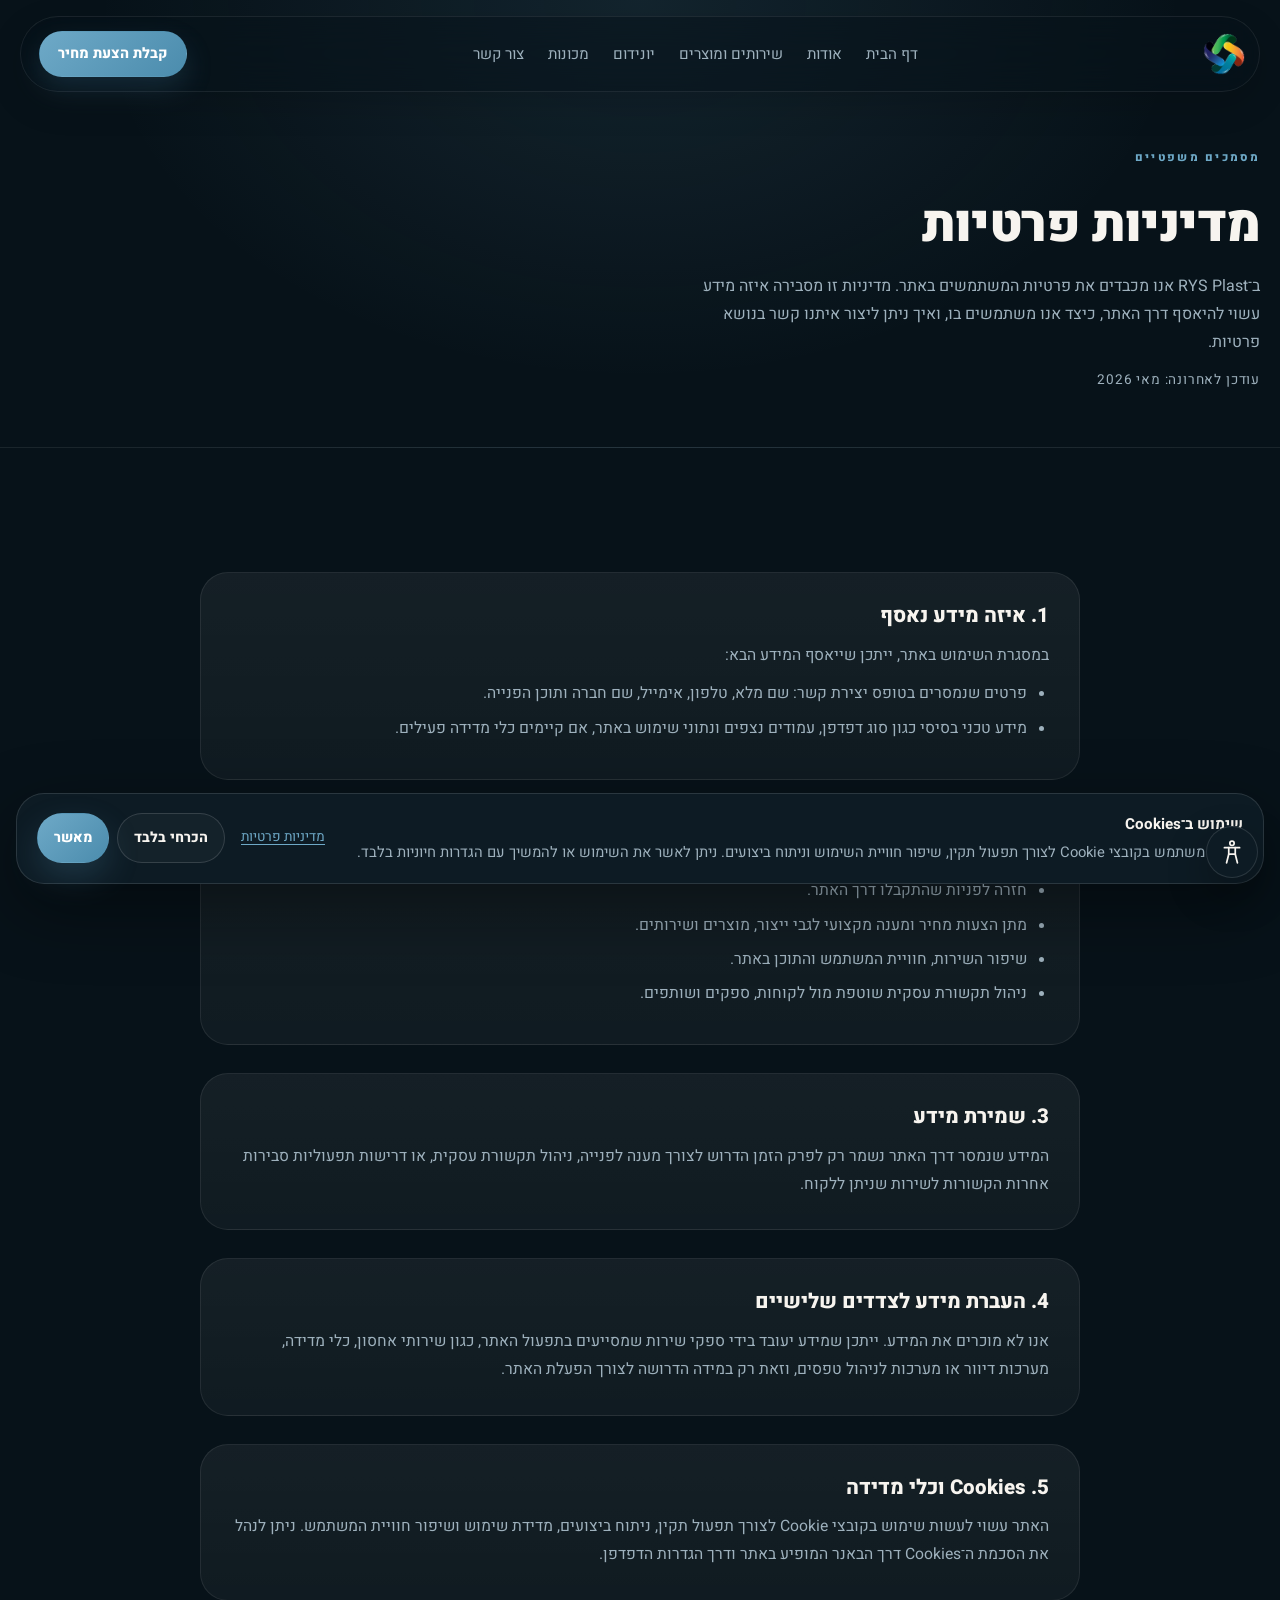
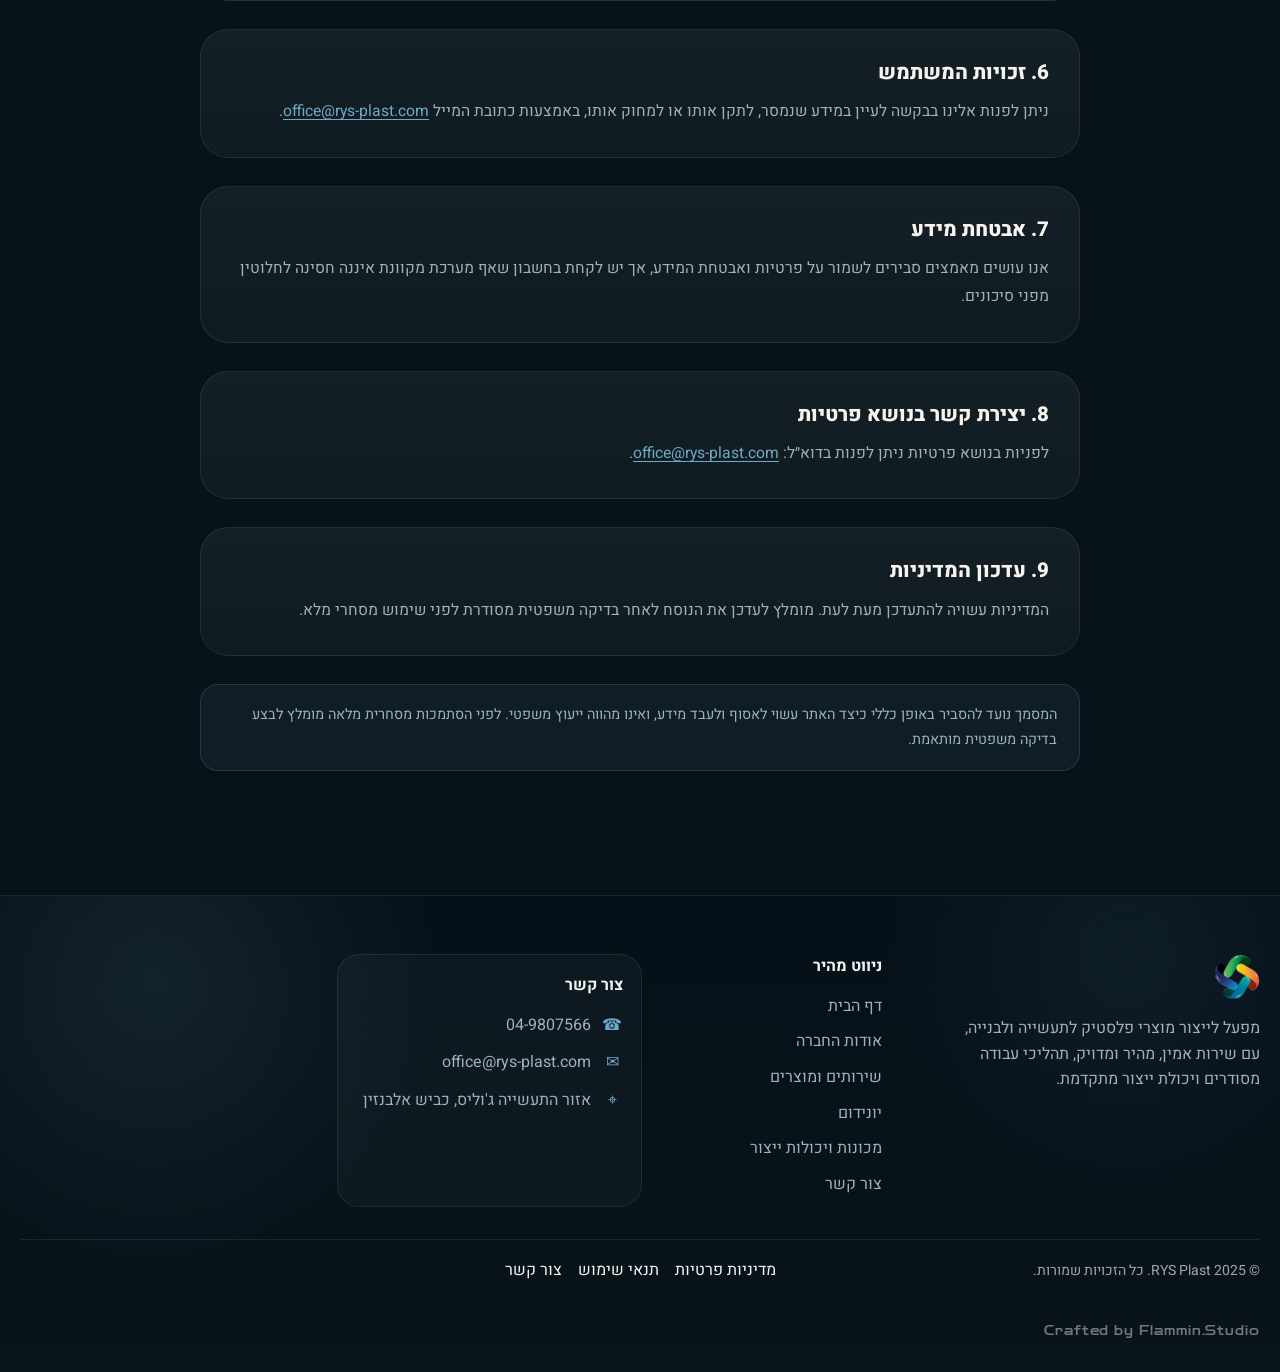
<file: privacy-policy.html>
<!DOCTYPE html>
<!-- Legal note: This page provides general website policy text and should be reviewed by the client or legal advisor before launch. -->
<html lang="he" dir="rtl">
  <head>
    <meta charset="UTF-8" />
    <meta name="viewport" content="width=device-width, initial-scale=1.0" />

    <title>מדיניות פרטיות | RYS Plast</title>
    <meta
      name="description"
      content="מדיניות הפרטיות של RYS Plast לגבי איסוף פרטים דרך האתר, שימוש במידע, שמירת מידע, יצירת קשר וזכויות המשתמשים."
    />
    <link rel="canonical" href="https://rys-plast.com/privacy-policy" />
    <meta name="robots" content="index,follow" />
    <meta name="theme-color" content="#0C2243" />

    <meta property="og:type" content="website" />
    <meta property="og:locale" content="he_IL" />
    <meta property="og:site_name" content="RYS Plast" />
    <meta property="og:title" content="מדיניות פרטיות | RYS Plast" />
    <meta property="og:description" content="מידע על פרטיות, שימוש במידע וקובצי Cookie באתר RYS Plast." />
    <meta property="og:url" content="https://rys-plast.com/privacy-policy" />
    <meta property="og:image" content="https://rys-plast.com/assets/og/rys-og-image.jpg" />
    <meta property="og:image:width" content="1200" />
    <meta property="og:image:height" content="630" />
    <meta property="og:image:alt" content="RYS Plast, מפעל לייצור פתרונות פלסטיק לתעשייה ולבנייה" />
    <meta name="twitter:card" content="summary_large_image" />
    <meta name="twitter:image" content="https://rys-plast.com/assets/og/rys-og-image.jpg" />

    <link rel="preconnect" href="https://fonts.googleapis.com" />
    <link rel="preconnect" href="https://fonts.gstatic.com" crossorigin />
    <link
      href="https://fonts.googleapis.com/css2?family=Heebo:wght@300;400;500;700;800;900&family=Zen+Dots&display=swap"
      rel="stylesheet"
    />

    <link rel="icon" href="/assets/favicon/favicon.ico" sizes="any" />
    <link rel="icon" type="image/png" sizes="32x32" href="/assets/favicon/favicon-32x32.png" />
    <link rel="icon" type="image/png" sizes="16x16" href="/assets/favicon/favicon-16x16.png" />
    <link rel="apple-touch-icon" href="/assets/favicon/apple-touch-icon.png" />
    <link rel="manifest" href="/assets/favicon/site.webmanifest" />
    <link rel="stylesheet" href="styles.css" />
  </head>

  <body class="legal-page">
    <div class="site-shell">
      <header class="site-header" id="siteHeader">
        <div class="container nav-wrap">
          <nav class="nav" aria-label="ניווט ראשי">
            <a href="/" class="brand" aria-label="RYS Plast דף הבית">
              <img src="assets/Icon.png" alt="RYS Plast" class="brand-logo" />
            </a>
            <div class="nav-desktop">
              <a href="/">דף הבית</a>
              <a href="/about">אודות</a>
              <a href="/services-products">שירותים ומוצרים</a>
              <a href="/unidome">יונידום</a>
              <a href="/machines">מכונות</a>
              <a href="/contact">צור קשר</a>
            </div>
            <div class="nav-actions">
              <a href="/contact" class="btn btn-primary nav-cta">קבלת הצעת מחיר</a>
              <button class="menu-toggle" id="menuToggle" type="button" aria-label="פתח תפריט" aria-expanded="false" aria-controls="mobileMenu">
                <span></span><span></span>
              </button>
            </div>
          </nav>
          <div class="mobile-menu" id="mobileMenu">
            <div class="mobile-menu-inner">
              <a href="/">דף הבית</a>
              <a href="/about">אודות</a>
              <a href="/services-products">שירותים ומוצרים</a>
              <a href="/unidome">יונידום</a>
              <a href="/machines">מכונות</a>
              <a href="/contact">צור קשר</a>
              <a href="/contact" class="btn btn-primary mobile-cta">קבלת הצעת מחיר</a>
            </div>
          </div>
        </div>
      </header>

      <main>
        <section class="legal-hero">
          <div class="container">
            <span class="eyebrow">מסמכים משפטיים</span>
            <h1>מדיניות פרטיות</h1>
            <p class="legal-lead">
              ב־RYS Plast אנו מכבדים את פרטיות המשתמשים באתר. מדיניות זו מסבירה
              איזה מידע עשוי להיאסף דרך האתר, כיצד אנו משתמשים בו, ואיך ניתן
              ליצור איתנו קשר בנושא פרטיות.
            </p>
            <p class="legal-meta">עודכן לאחרונה: מאי 2026</p>
          </div>
        </section>

        <section class="section section-dark">
          <div class="container legal-content">
            <article class="legal-section">
              <h2>1. איזה מידע נאסף</h2>
              <p>במסגרת השימוש באתר, ייתכן שייאסף המידע הבא:</p>
              <ul>
                <li>פרטים שנמסרים בטופס יצירת קשר: שם מלא, טלפון, אימייל, שם חברה ותוכן הפנייה.</li>
                <li>מידע טכני בסיסי כגון סוג דפדפן, עמודים נצפים ונתוני שימוש באתר, אם קיימים כלי מדידה פעילים.</li>
              </ul>
            </article>

            <article class="legal-section">
              <h2>2. מטרת השימוש במידע</h2>
              <ul>
                <li>חזרה לפניות שהתקבלו דרך האתר.</li>
                <li>מתן הצעות מחיר ומענה מקצועי לגבי ייצור, מוצרים ושירותים.</li>
                <li>שיפור השירות, חוויית המשתמש והתוכן באתר.</li>
                <li>ניהול תקשורת עסקית שוטפת מול לקוחות, ספקים ושותפים.</li>
              </ul>
            </article>

            <article class="legal-section">
              <h2>3. שמירת מידע</h2>
              <p>
                המידע שנמסר דרך האתר נשמר רק לפרק הזמן הדרוש לצורך מענה לפנייה,
                ניהול תקשורת עסקית, או דרישות תפעוליות סבירות אחרות הקשורות
                לשירות שניתן ללקוח.
              </p>
            </article>

            <article class="legal-section">
              <h2>4. העברת מידע לצדדים שלישיים</h2>
              <p>
                אנו לא מוכרים את המידע. ייתכן שמידע יעובד בידי ספקי שירות
                שמסייעים בתפעול האתר, כגון שירותי אחסון, כלי מדידה, מערכות דיוור
                או מערכות לניהול טפסים, וזאת רק במידה הדרושה לצורך הפעלת האתר.
              </p>
            </article>

            <article class="legal-section">
              <h2>5. Cookies וכלי מדידה</h2>
              <p>
                האתר עשוי לעשות שימוש בקובצי Cookie לצורך תפעול תקין, ניתוח
                ביצועים, מדידת שימוש ושיפור חוויית המשתמש. ניתן לנהל את הסכמת
                ה־Cookies דרך הבאנר המופיע באתר ודרך הגדרות הדפדפן.
              </p>
            </article>

            <article class="legal-section">
              <h2>6. זכויות המשתמש</h2>
              <p>
                ניתן לפנות אלינו בבקשה לעיין במידע שנמסר, לתקן אותו או למחוק
                אותו, באמצעות כתובת המייל
                <a href="mailto:office@rys-plast.com">office@rys-plast.com</a>.
              </p>
            </article>

            <article class="legal-section">
              <h2>7. אבטחת מידע</h2>
              <p>
                אנו עושים מאמצים סבירים לשמור על פרטיות ואבטחת המידע, אך יש לקחת
                בחשבון שאף מערכת מקוונת איננה חסינה לחלוטין מפני סיכונים.
              </p>
            </article>

            <article class="legal-section">
              <h2>8. יצירת קשר בנושא פרטיות</h2>
              <p>
                לפניות בנושא פרטיות ניתן לפנות בדוא״ל:
                <a href="mailto:office@rys-plast.com">office@rys-plast.com</a>.
              </p>
            </article>

            <article class="legal-section">
              <h2>9. עדכון המדיניות</h2>
              <p>
                המדיניות עשויה להתעדכן מעת לעת. מומלץ לעדכן את הנוסח לאחר בדיקה
                משפטית מסודרת לפני שימוש מסחרי מלא.
              </p>
            </article>

            <div class="legal-footer-note">
              <p>
                המסמך נועד להסביר באופן כללי כיצד האתר עשוי לאסוף ולעבד מידע, ואינו
                מהווה ייעוץ משפטי. לפני הסתמכות מסחרית מלאה מומלץ לבצע בדיקה
                משפטית מותאמת.
              </p>
            </div>
          </div>
        </section>
      </main>

      <footer class="site-footer">
        <div class="container footer-top">
          <div class="footer-brand-block">
            <img src="assets/Icon.png" alt="RYS Plast" class="footer-logo" />
            <p class="footer-brand-text">
              מפעל לייצור מוצרי פלסטיק לתעשייה ולבנייה, עם שירות אמין, מהיר
              ומדויק, תהליכי עבודה מסודרים ויכולת ייצור מתקדמת.
            </p>
          </div>
          <div class="footer-col footer-nav-col">
            <h3>ניווט מהיר</h3>
            <a href="/">דף הבית</a>
            <a href="/about">אודות החברה</a>
            <a href="/services-products">שירותים ומוצרים</a>
            <a href="/unidome">יונידום</a>
            <a href="/machines">מכונות ויכולות ייצור</a>
            <a href="/contact">צור קשר</a>
          </div>
          <div class="footer-contact-card">
            <h3>צור קשר</h3>
            <a href="tel:049807566" class="footer-contact-line">
              <span class="footer-contact-icon">☎</span><span>04-9807566</span>
            </a>
            <a href="mailto:office@rys-plast.com" class="footer-contact-line">
              <span class="footer-contact-icon">✉</span><span>office@rys-plast.com</span>
            </a>
            <div class="footer-contact-line">
              <span class="footer-contact-icon">⌖</span><span>אזור התעשייה ג'וליס, כביש אלבנזין</span>
            </div>
          </div>
        </div>
        <div class="container footer-middle">
          <div class="footer-middle-left">
            <span>© 2025 RYS Plast. כל הזכויות שמורות.</span>
          </div>
          <div class="footer-middle-right">
            <div class="footer-legal">
              <a href="/privacy-policy">מדיניות פרטיות</a>
              <a href="/terms-of-use">תנאי שימוש</a>
              <a href="/contact">צור קשר</a>
            </div>
          </div>
        </div>
        <div class="container footer-bottom">
          <div class="footer-credit">
            <a href="https://flammin.studio/" target="_blank" rel="noopener noreferrer">Crafted by Flammin.Studio</a>
          </div>
        </div>
      </footer>
    </div>
    <script src="script.js" defer></script>
  </body>
</html>
</file>
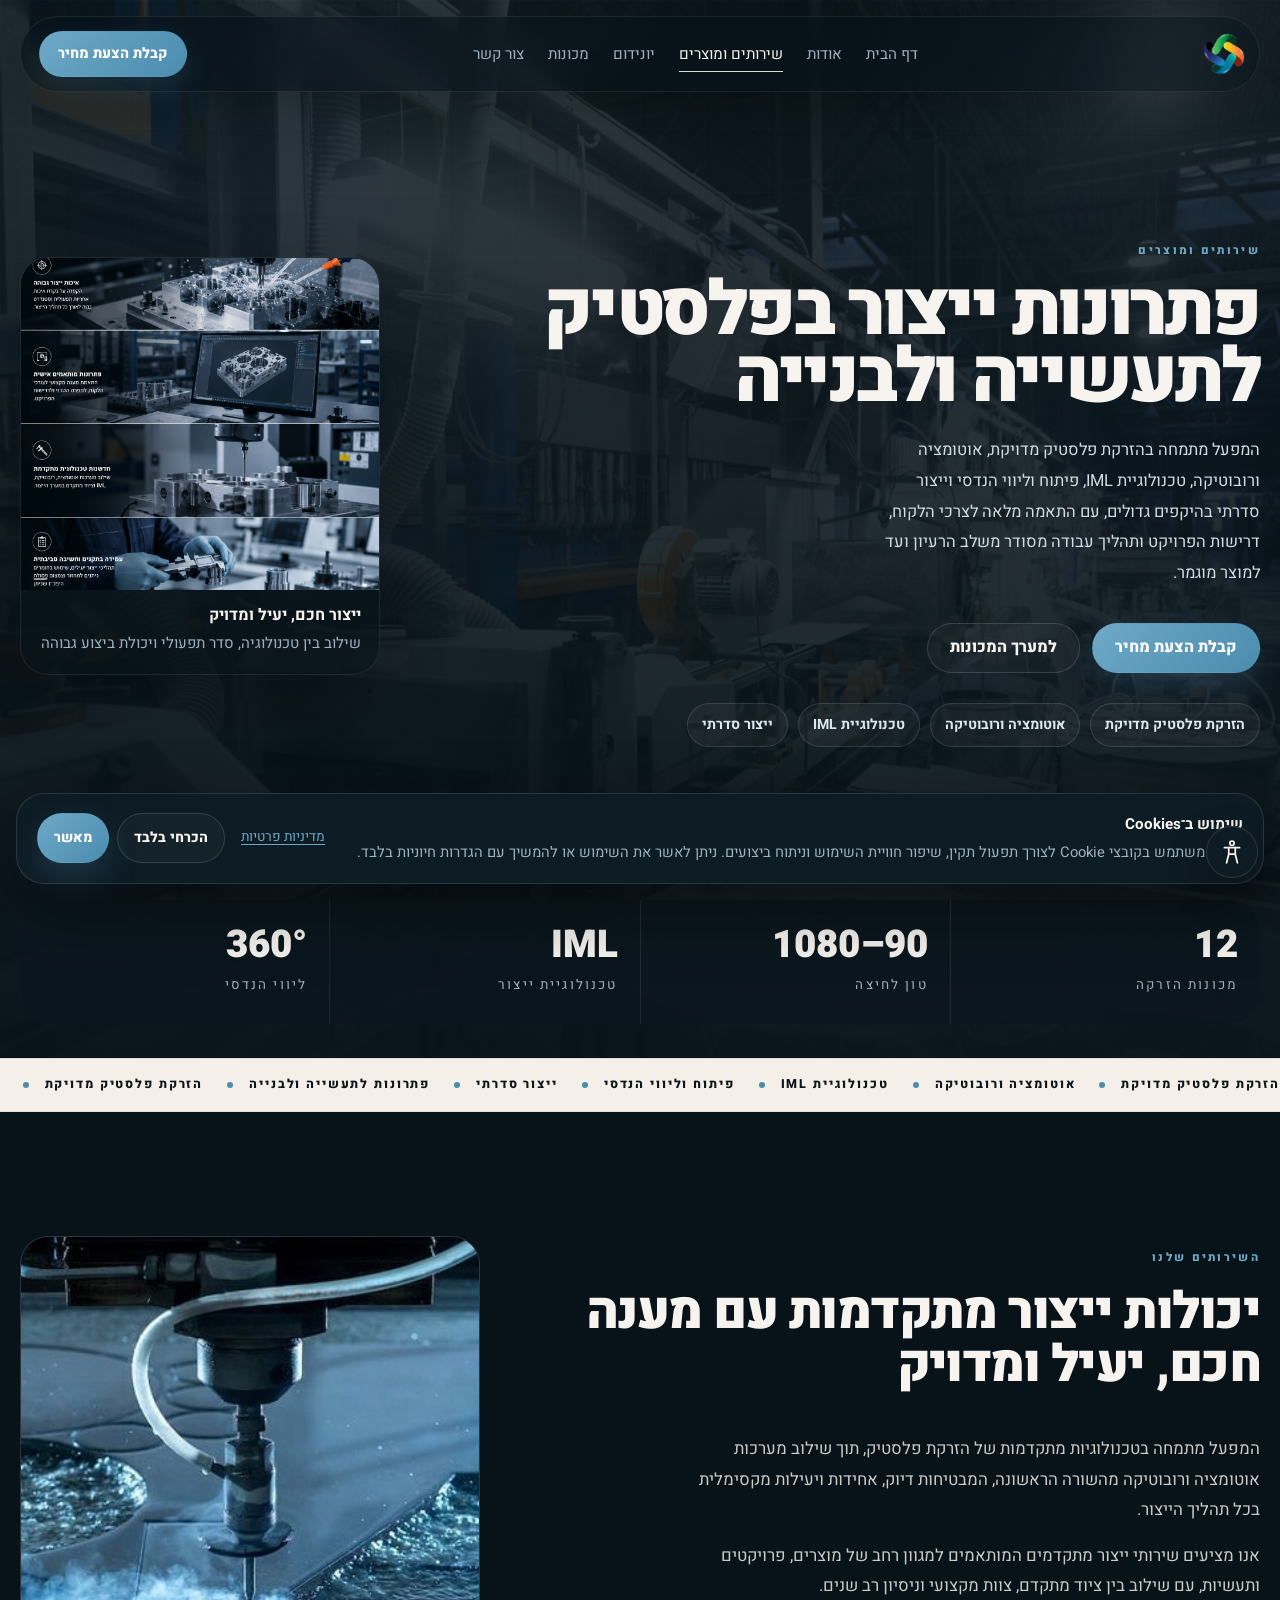
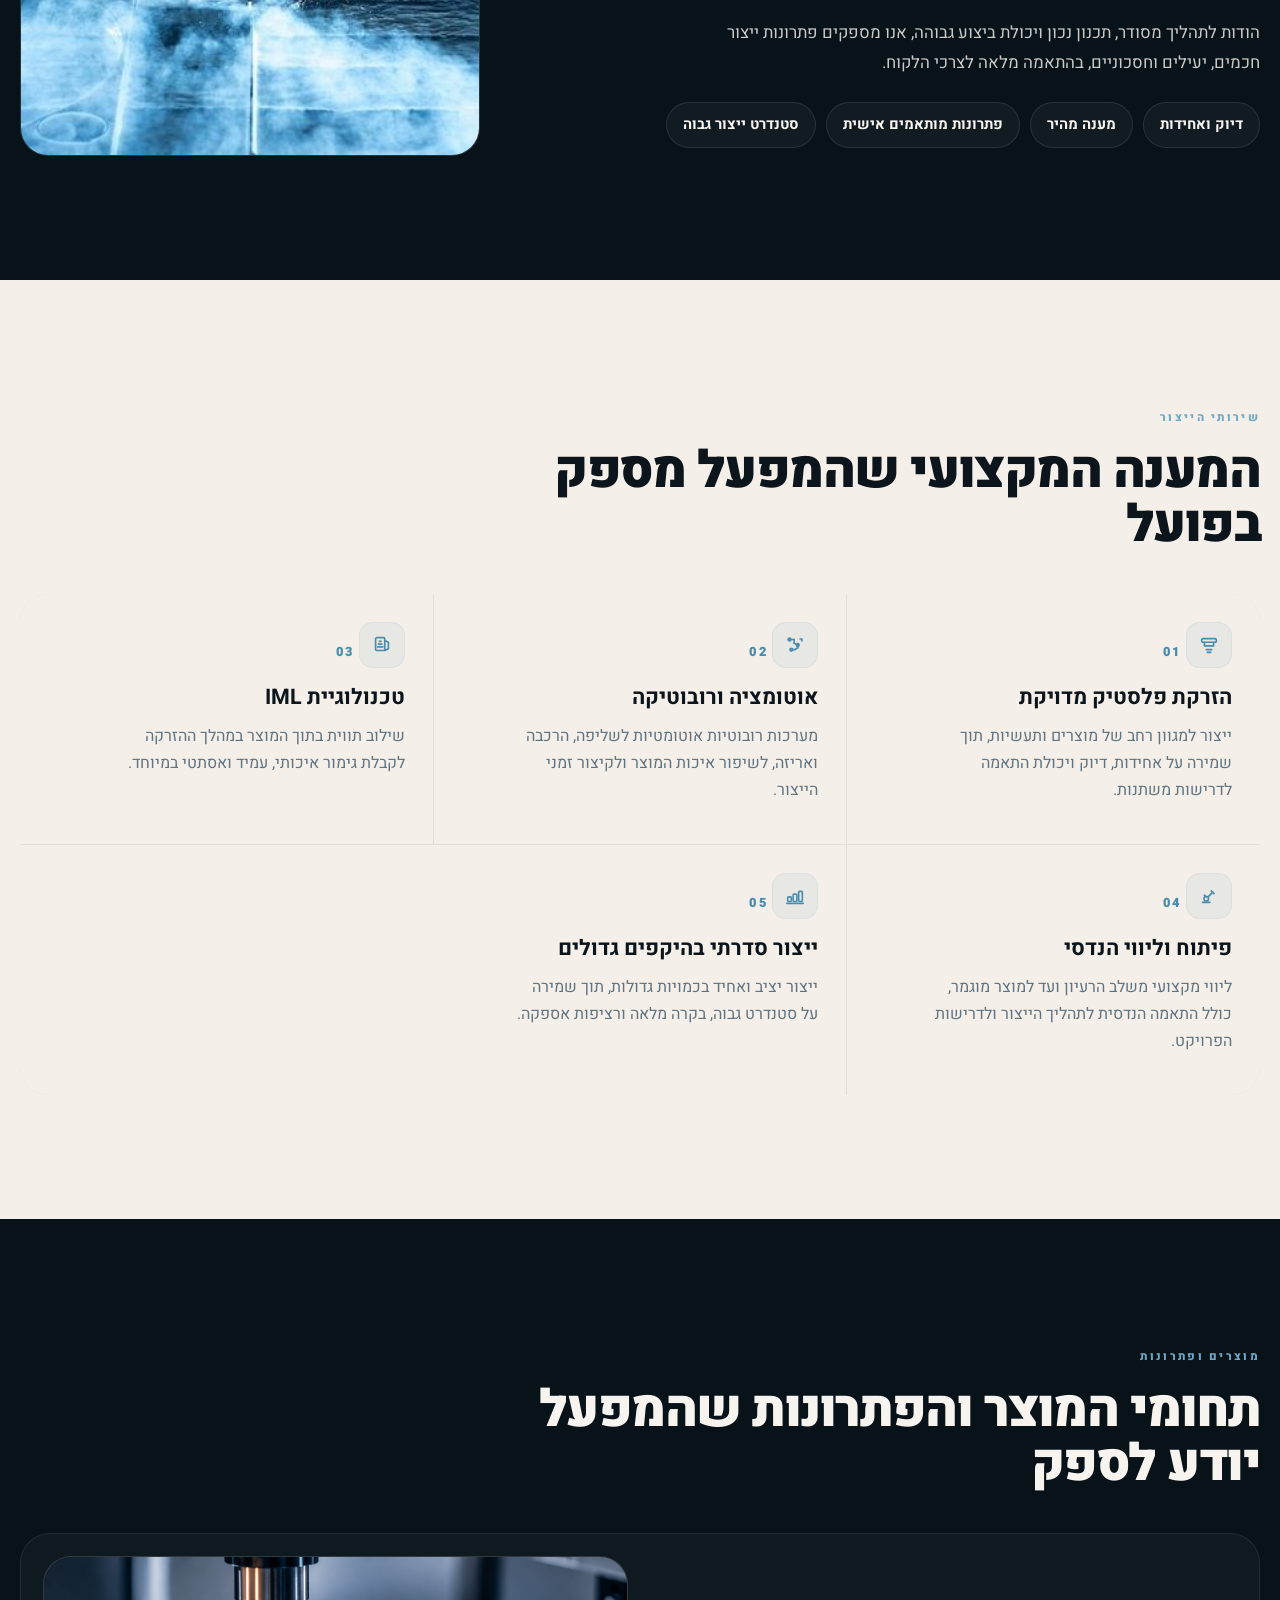
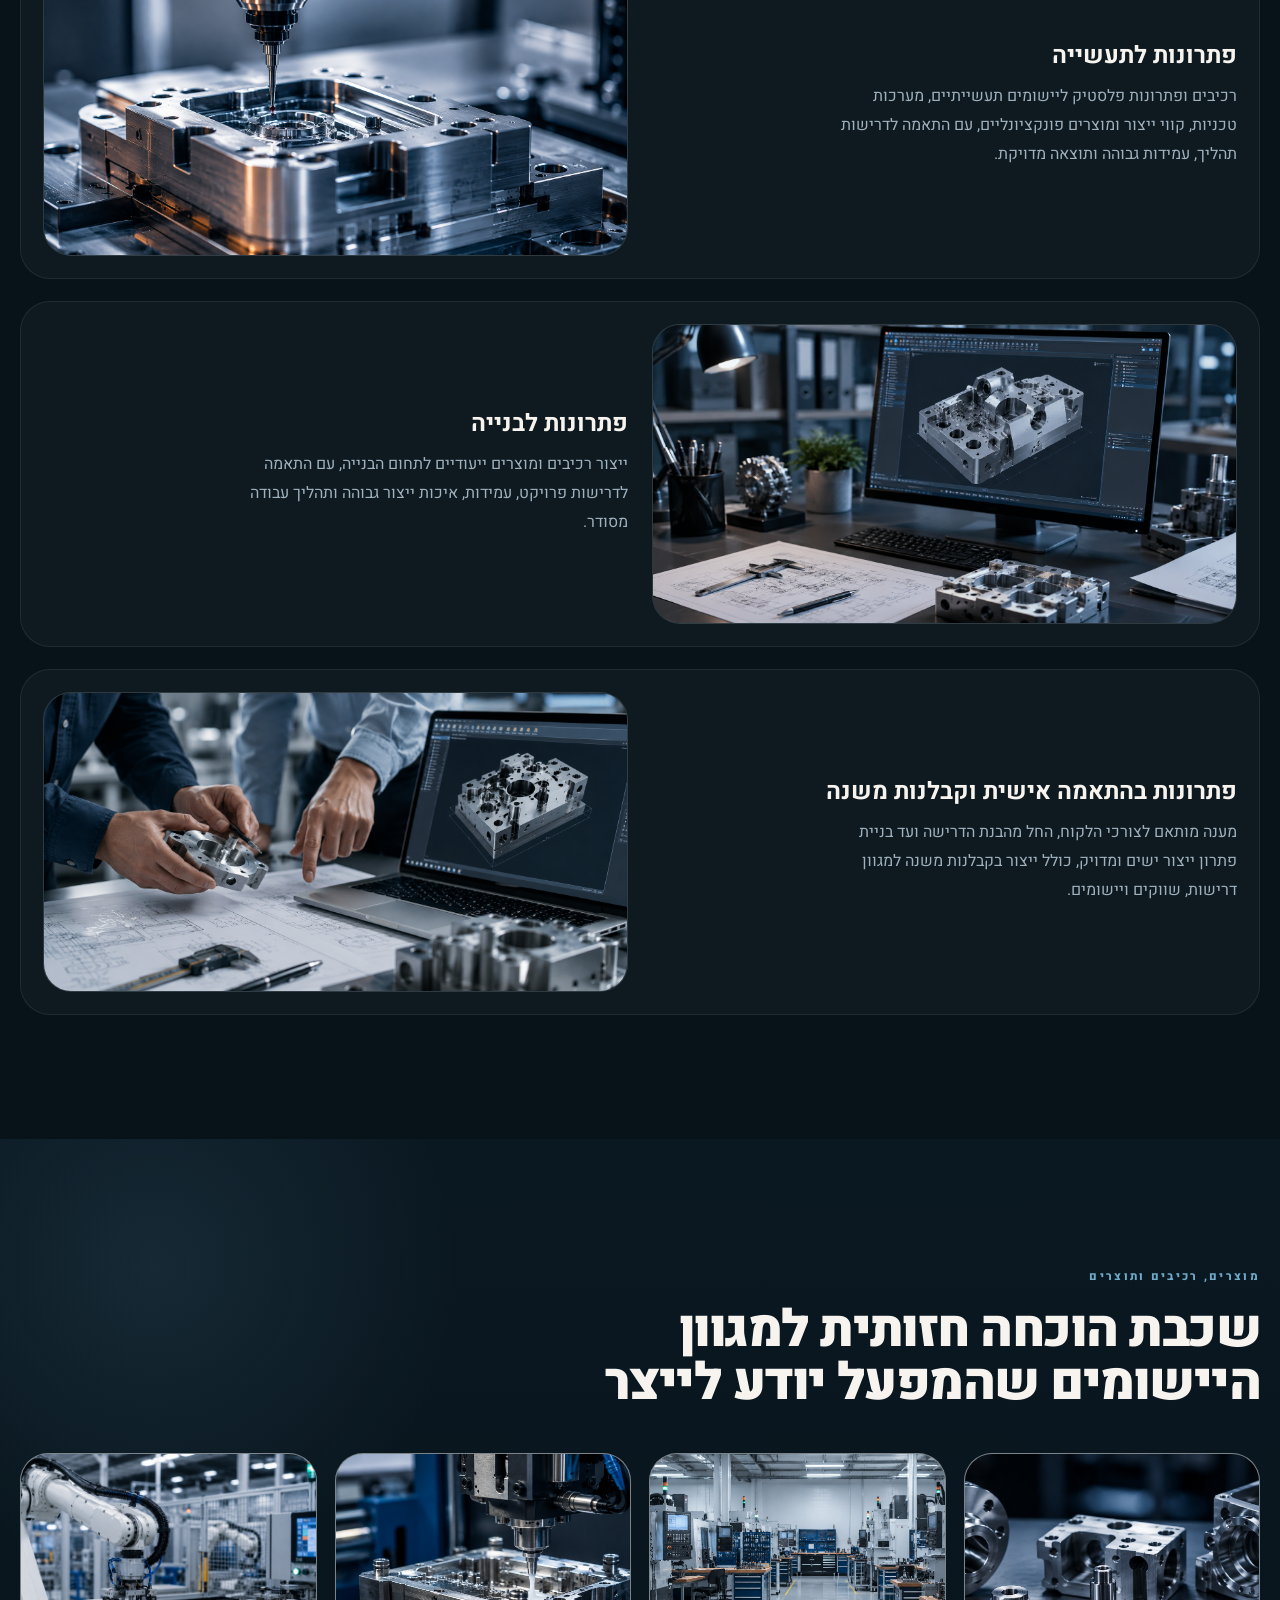
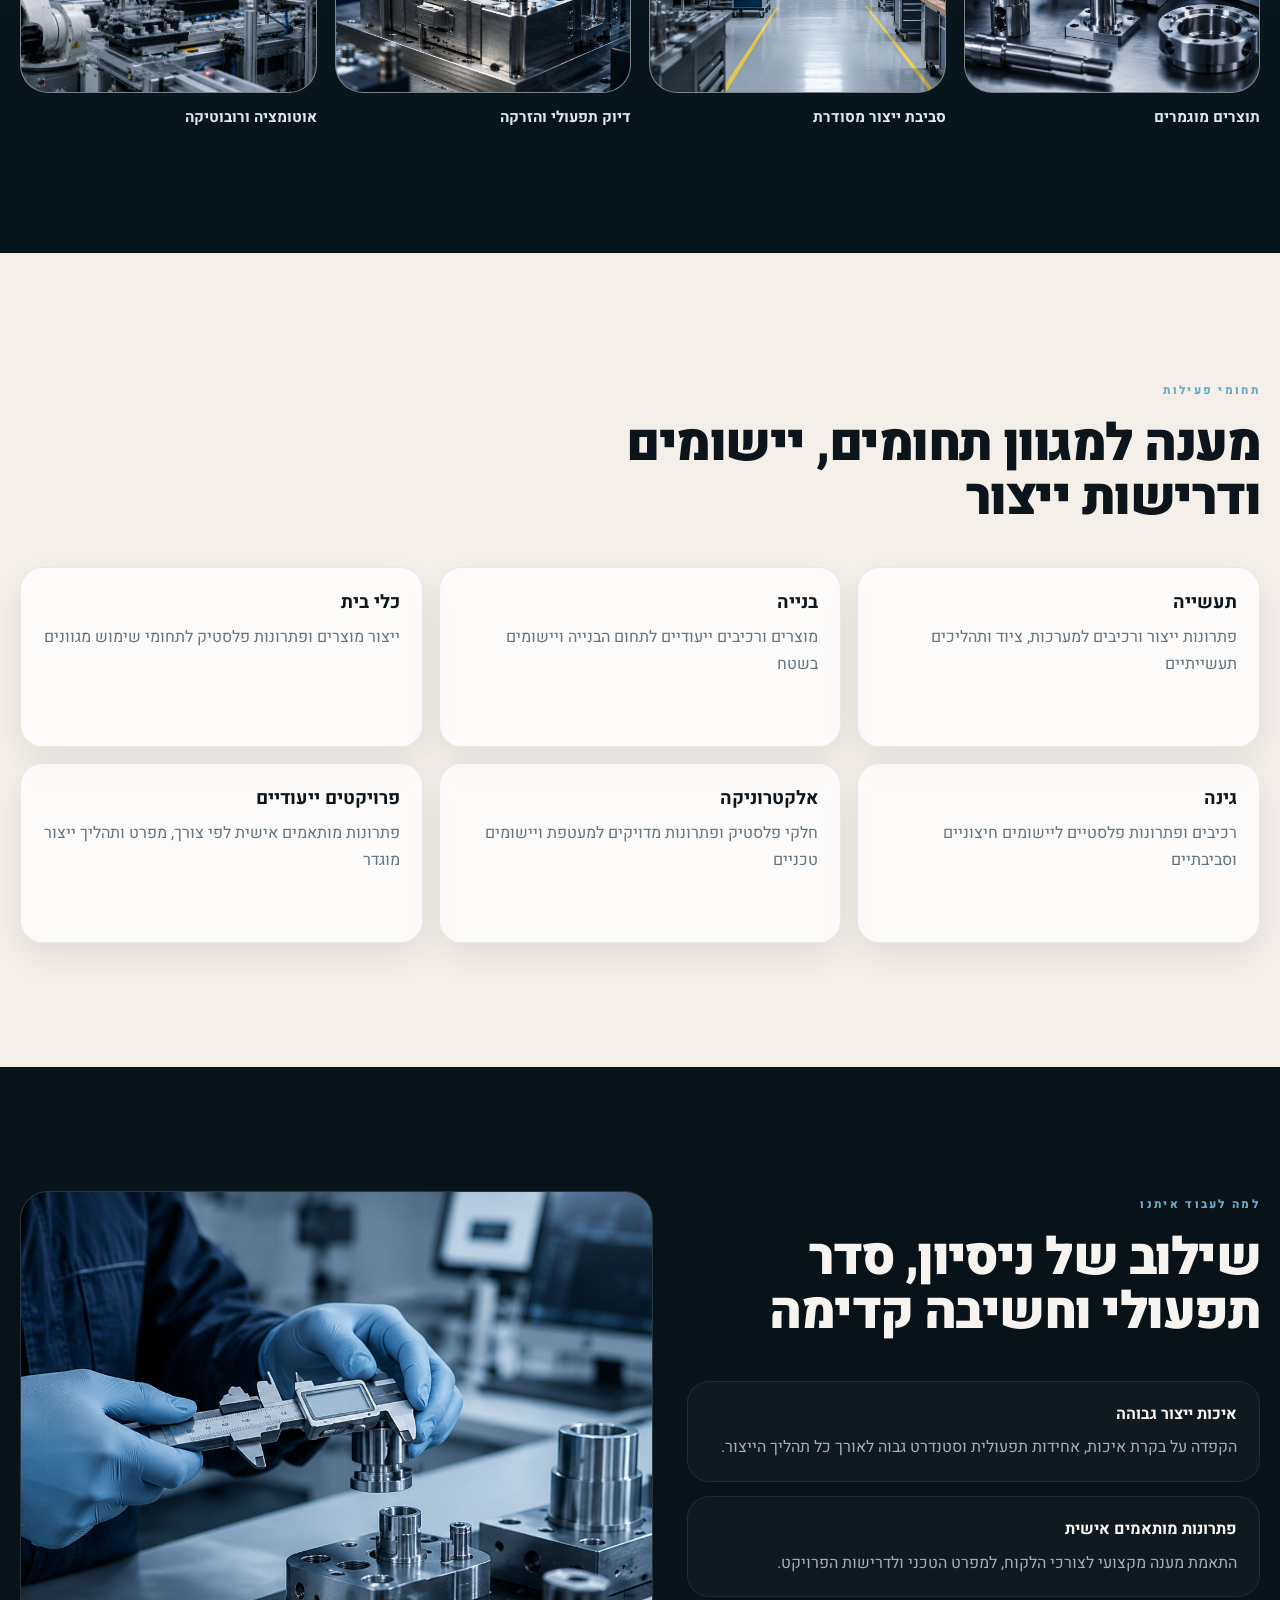
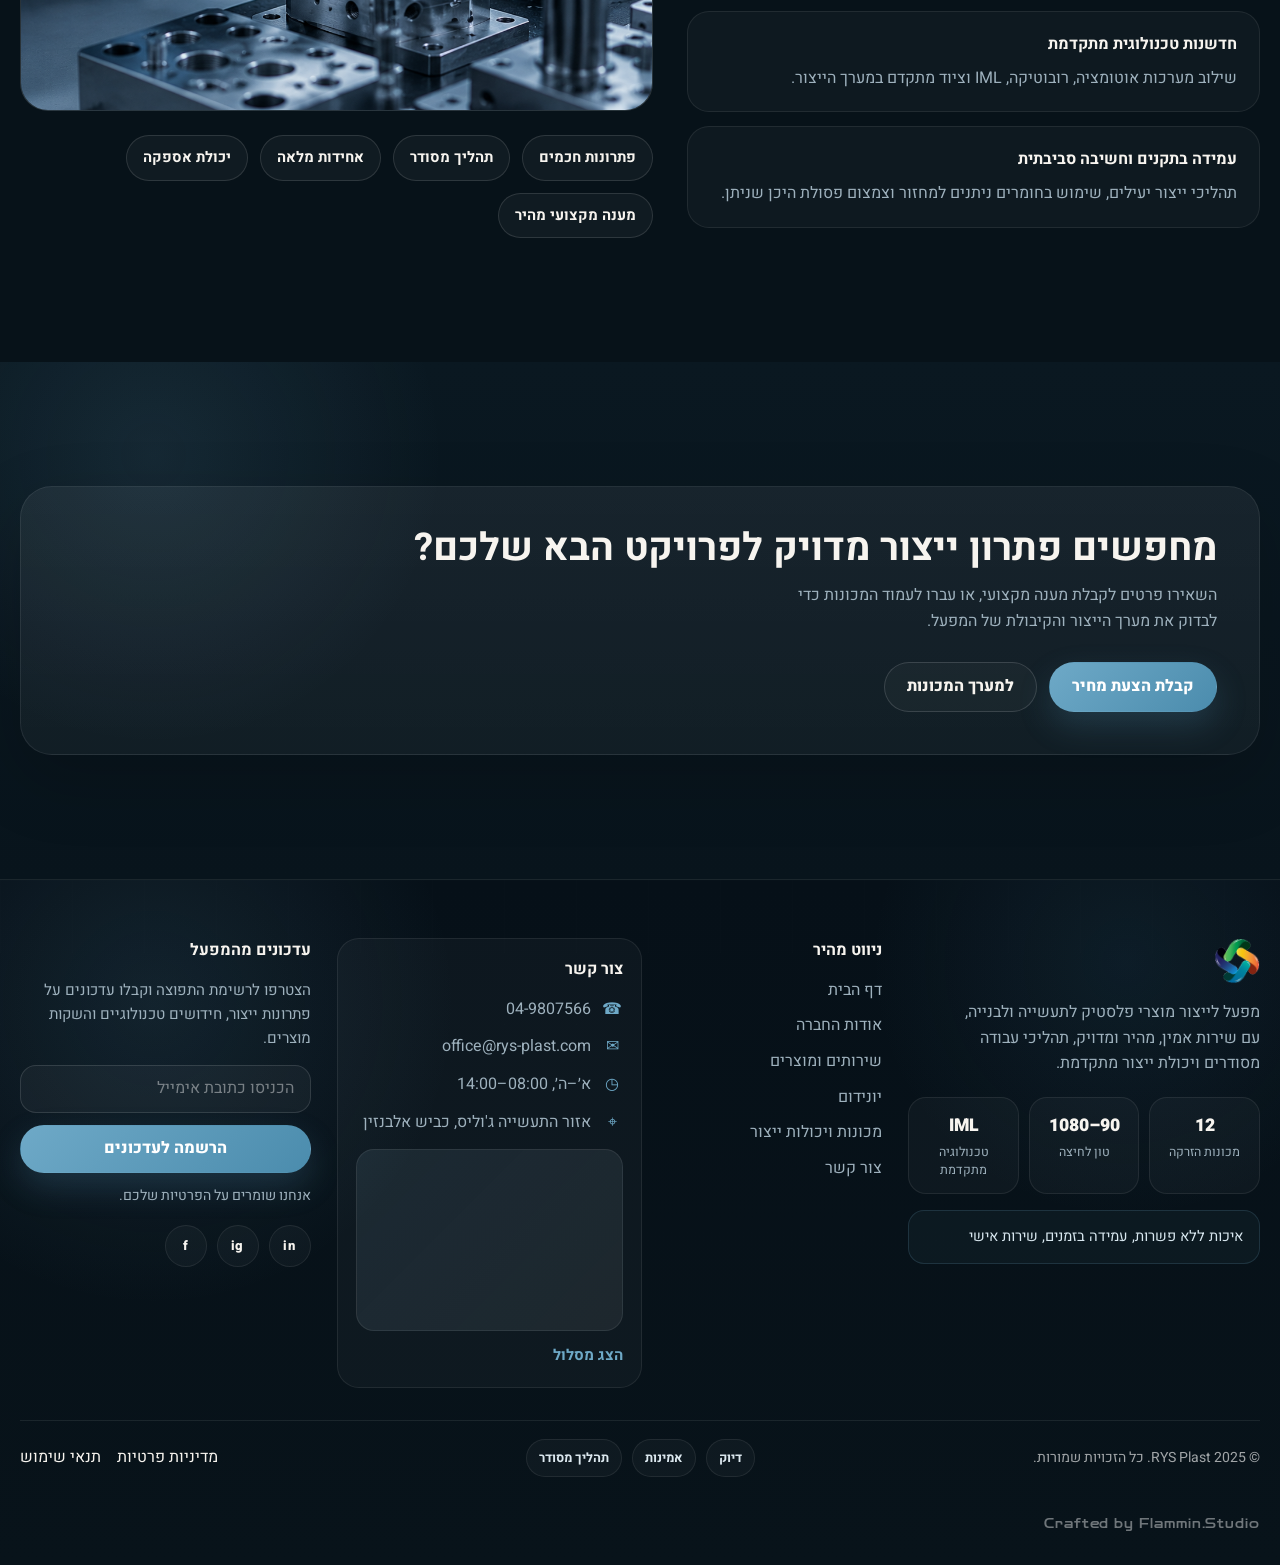
<file: services-products.html>
<!DOCTYPE html>
<html lang="he" dir="rtl">
  <head>
    <meta charset="UTF-8" />
    <meta name="viewport" content="width=device-width, initial-scale=1.0" />

    <title>שירותים ומוצרים | RYS Plast</title>
    <meta
      name="description"
      content="שירותים ומוצרים של RYS Plast, הזרקת פלסטיק מדויקת, אוטומציה ורובוטיקה, טכנולוגיית IML, פיתוח וליווי הנדסי, ייצור סדרתי ופתרונות פלסטיק לתעשייה ולבנייה."
    />
    <link rel="canonical" href="https://rys-plast.com/services-products" />
    <meta name="robots" content="index,follow" />
    <meta name="theme-color" content="#0C2243" />

    <meta property="og:type" content="website" />
    <meta property="og:locale" content="he_IL" />
    <meta property="og:site_name" content="RYS Plast" />
    <meta property="og:title" content="מוצרים ושירותים | RYS Plast" />
    <meta property="og:description" content="פתרונות פלסטיק לתעשייה, בנייה וייצור בהתאמה אישית, עם תהליך ייצור מסודר ומענה מקצועי." />
    <meta property="og:url" content="https://rys-plast.com/services-products" />
    <meta property="og:image" content="https://rys-plast.com/assets/og/rys-og-image.jpg" />
    <meta property="og:image:width" content="1200" />
    <meta property="og:image:height" content="630" />
    <meta property="og:image:alt" content="RYS Plast, מפעל לייצור פתרונות פלסטיק לתעשייה ולבנייה" />
    <meta name="twitter:card" content="summary_large_image" />
    <meta name="twitter:image" content="https://rys-plast.com/assets/og/rys-og-image.jpg" />

    <link rel="preconnect" href="https://fonts.googleapis.com" />
    <link rel="preconnect" href="https://fonts.gstatic.com" crossorigin />
    <link
      href="https://fonts.googleapis.com/css2?family=Heebo:wght@300;400;500;700;800;900&family=Zen+Dots&display=swap"
      rel="stylesheet"
    />

    <link rel="icon" href="/assets/favicon/favicon.ico" sizes="any" />
    <link rel="icon" type="image/png" sizes="32x32" href="/assets/favicon/favicon-32x32.png" />
    <link rel="icon" type="image/png" sizes="16x16" href="/assets/favicon/favicon-16x16.png" />
    <link rel="apple-touch-icon" href="/assets/favicon/apple-touch-icon.png" />
    <link rel="manifest" href="/assets/favicon/site.webmanifest" />
    <link rel="stylesheet" href="styles.css" />

    <script type="application/ld+json">
      {
        "@context": "https://schema.org",
        "@graph": [
          {
            "@type": "Organization",
            "@id": "https://rys-plast.com/#organization",
            "name": "RYS Plast",
            "url": "https://rys-plast.com/",
            "logo": "https://rys-plast.com/assets/Icon.png",
            "description": "מפעל לייצור מוצרי פלסטיק לתעשייה ולבנייה, עם הזרקת פלסטיק מדויקת, אוטומציה, טכנולוגיית IML, ליווי הנדסי וייצור סדרתי.",
            "email": "office@rys-plast.com",
            "telephone": "04-9807566",
            "address": {
              "@type": "PostalAddress",
              "streetAddress": "אזור התעשייה ג'וליס, כביש אלבנזין",
              "addressCountry": "IL"
            },
            "areaServed": "IL"
          },
          {
            "@type": "WebSite",
            "@id": "https://rys-plast.com/#website",
            "url": "https://rys-plast.com/",
            "name": "RYS Plast",
            "publisher": {
              "@id": "https://rys-plast.com/#organization"
            },
            "inLanguage": "he-IL"
          },
          {
            "@type": "WebPage",
            "@id": "https://rys-plast.com/services-products#webpage",
            "url": "https://rys-plast.com/services-products",
            "name": "שירותים ומוצרים | RYS Plast",
            "isPartOf": {
              "@id": "https://rys-plast.com/#website"
            },
            "about": {
              "@id": "https://rys-plast.com/#organization"
            },
            "inLanguage": "he-IL"
          },
          {
            "@type": "Service",
            "name": "שירותי הזרקת פלסטיק וייצור סדרתי",
            "provider": {
              "@id": "https://rys-plast.com/#organization"
            },
            "serviceType": [
              "הזרקת פלסטיק מדויקת",
              "אוטומציה ורובוטיקה",
              "טכנולוגיית IML",
              "פיתוח וליווי הנדסי",
              "ייצור סדרתי"
            ],
            "areaServed": "IL"
          },
          {
            "@type": "BreadcrumbList",
            "@id": "https://rys-plast.com/services-products#breadcrumb",
            "itemListElement": [
              {
                "@type": "ListItem",
                "position": 1,
                "name": "דף הבית",
                "item": "https://rys-plast.com/"
              },
              {
                "@type": "ListItem",
                "position": 2,
                "name": "שירותים ומוצרים",
                "item": "https://rys-plast.com/services-products"
              }
            ]
          }
        ]
      }
    </script>
  </head>

  <body>
    <div class="site-shell">
      <header class="site-header" id="siteHeader">
        <div class="container nav-wrap">
          <nav class="nav" aria-label="ניווט ראשי">
            <a href="/" class="brand" aria-label="RYS Plast דף הבית">
              <img src="assets/Icon.png" alt="RYS Plast" class="brand-logo" />
            </a>

            <div class="nav-desktop">
              <a href="/">דף הבית</a>
              <a href="/about">אודות</a>
              <a href="/services-products" class="is-active">שירותים ומוצרים</a>
              <a href="/unidome">יונידום</a>
              <a href="/machines">מכונות</a>
              <a href="/contact">צור קשר</a>
            </div>

            <div class="nav-actions">
              <a href="/contact" class="btn btn-primary nav-cta"
                >קבלת הצעת מחיר</a
              >

              <button
                class="menu-toggle"
                id="menuToggle"
                type="button"
                aria-label="פתח תפריט"
                aria-expanded="false"
                aria-controls="mobileMenu"
              >
                <span></span>
                <span></span>
              </button>
            </div>
          </nav>

          <div class="mobile-menu" id="mobileMenu">
            <div class="mobile-menu-inner">
              <a href="/">דף הבית</a>
              <a href="/about">אודות</a>
              <a href="/services-products" class="is-active">שירותים ומוצרים</a>
              <a href="/unidome">יונידום</a>
              <a href="/machines">מכונות</a>
              <a href="/contact">צור קשר</a>
              <a href="/contact" class="btn btn-primary mobile-cta"
                >קבלת הצעת מחיר</a
              >
            </div>
          </div>
        </div>
      </header>

      <main>
        <section class="sp-hero" id="hero">
          <div class="sp-hero-bg">
            <img
              src="assets/p&s-bg.avif"
              alt="מערך ייצור מתקדם במפעל RYS Plast"
              onerror="this.style.display='none'"
            />
            <div class="sp-hero-overlay"></div>
            <div class="sp-hero-grid"></div>
          </div>

          <div class="container sp-hero-layout">
            <div class="sp-hero-copy reveal">
              <div class="eyebrow">שירותים ומוצרים</div>

              <h1 class="sp-hero-title">
                <span class="sp-hero-line">פתרונות ייצור בפלסטיק</span>
                <span class="sp-hero-line">לתעשייה ולבנייה</span>
              </h1>

              <p class="sp-hero-lead">
                המפעל מתמחה בהזרקת פלסטיק מדויקת, אוטומציה ורובוטיקה, טכנולוגיית
                IML, פיתוח וליווי הנדסי וייצור סדרתי בהיקפים גדולים, עם התאמה
                מלאה לצרכי הלקוח, דרישות הפרויקט ותהליך עבודה מסודר משלב הרעיון
                ועד למוצר מוגמר.
              </p>

              <div class="sp-hero-actions">
                <a href="/contact" class="btn btn-primary">קבלת הצעת מחיר</a>
                <a href="/machines" class="btn btn-secondary">למערך המכונות</a>
              </div>

              <div class="sp-hero-proof">
                <div class="sp-proof-chip">הזרקת פלסטיק מדויקת</div>
                <div class="sp-proof-chip">אוטומציה ורובוטיקה</div>
                <div class="sp-proof-chip">טכנולוגיית IML</div>
                <div class="sp-proof-chip">ייצור סדרתי</div>
              </div>
            </div>

            <div class="sp-hero-visuals reveal">
              <article class="sp-hero-main-card">
                <div class="sp-hero-main-media">
                  <img
                    src="assets/p&s-final.png"
                    alt="תהליך ייצור והזרקת פלסטיק"
                    onerror="this.style.display='none'"
                  />
                </div>
                <div class="sp-hero-main-meta">
                  <strong>ייצור חכם, יעיל ומדויק</strong>
                  <span
                    >שילוב בין טכנולוגיה, סדר תפעולי ויכולת ביצוע גבוהה</span
                  >
                </div>
              </article>
            </div>
          </div>

          <div class="sp-hero-stats">
            <div class="container">
              <div class="sp-stats-grid">
                <article class="sp-stat-card reveal">
                  <strong>12</strong>
                  <span>מכונות הזרקה</span>
                </article>

                <article class="sp-stat-card reveal">
                  <strong>90–1080</strong>
                  <span>טון לחיצה</span>
                </article>

                <article class="sp-stat-card reveal">
                  <strong>IML</strong>
                  <span>טכנולוגיית ייצור</span>
                </article>

                <article class="sp-stat-card reveal">
                  <strong>360°</strong>
                  <span>ליווי הנדסי</span>
                </article>
              </div>
            </div>
          </div>
        </section>

        <section class="trust-ribbon" aria-label="תחומי מומחיות">
          <div class="trust-track">
            <span>הזרקת פלסטיק מדויקת</span>
            <span>אוטומציה ורובוטיקה</span>
            <span>טכנולוגיית IML</span>
            <span>פיתוח וליווי הנדסי</span>
            <span>ייצור סדרתי</span>
            <span>פתרונות לתעשייה ולבנייה</span>
            <span>הזרקת פלסטיק מדויקת</span>
            <span>אוטומציה ורובוטיקה</span>
            <span>טכנולוגיית IML</span>
            <span>פיתוח וליווי הנדסי</span>
            <span>ייצור סדרתי</span>
            <span>פתרונות לתעשייה ולבנייה</span>
          </div>
        </section>

        <section class="section section-dark" id="services-intro">
          <div class="container">
            <div class="sp-intro-layout">
              <div class="sp-intro-copy reveal">
                <div class="section-head">
                  <span class="eyebrow">השירותים שלנו</span>
                  <h2>יכולות ייצור מתקדמות עם מענה חכם, יעיל ומדויק</h2>
                </div>

                <p>
                  המפעל מתמחה בטכנולוגיות מתקדמות של הזרקת פלסטיק, תוך שילוב
                  מערכות אוטומציה ורובוטיקה מהשורה הראשונה, המבטיחות דיוק,
                  אחידות ויעילות מקסימלית בכל תהליך הייצור.
                </p>

                <p>
                  אנו מציעים שירותי ייצור מתקדמים המותאמים למגוון רחב של מוצרים,
                  פרויקטים ותעשיות, עם שילוב בין ציוד מתקדם, צוות מקצועי וניסיון
                  רב שנים.
                </p>

                <p>
                  הודות לתהליך מסודר, תכנון נכון ויכולת ביצוע גבוהה, אנו מספקים
                  פתרונות ייצור חכמים, יעילים וחסכוניים, בהתאמה מלאה לצרכי
                  הלקוח.
                </p>

                <div class="sp-intro-chips">
                  <div class="chip">דיוק ואחידות</div>
                  <div class="chip">מענה מהיר</div>
                  <div class="chip">פתרונות מותאמים אישית</div>
                  <div class="chip">סטנדרט ייצור גבוה</div>
                </div>
              </div>

              <div class="sp-intro-media reveal">
                <div class="media-frame sp-intro-frame">
                  <img
                    src="assets/products2.jpg"
                    alt="אוטומציה ותהליך ייצור"
                    onerror="this.style.display='none'"
                  />
                </div>
              </div>
            </div>
          </div>
        </section>

        <section class="section section-light" id="services-list">
          <div class="container">
            <div class="section-head reveal">
              <span class="eyebrow">שירותי הייצור</span>
              <h2>המענה המקצועי שהמפעל מספק בפועל</h2>
            </div>

            <div class="sp-services-grid">
              <article class="sp-service-card reveal">
                <div class="feature-icon" aria-hidden="true">
                  <svg
                    viewBox="0 0 24 24"
                    fill="none"
                    stroke="currentColor"
                    stroke-width="1.8"
                    stroke-linecap="round"
                    stroke-linejoin="round"
                  >
                    <rect x="4" y="5" width="16" height="4" rx="1.5" />
                    <path d="M7 9v4" />
                    <path d="M17 9v4" />
                    <path d="M8 13h8" />
                    <path d="M9 17h6" />
                    <path d="M10 20h4" />
                  </svg>
                </div>
                <span class="feature-index">01</span>
                <h3>הזרקת פלסטיק מדויקת</h3>
                <p>
                  ייצור למגוון רחב של מוצרים ותעשיות, תוך שמירה על אחידות, דיוק
                  ויכולת התאמה לדרישות משתנות.
                </p>
              </article>

              <article class="sp-service-card reveal">
                <div class="feature-icon" aria-hidden="true">
                  <svg
                    viewBox="0 0 24 24"
                    fill="none"
                    stroke="currentColor"
                    stroke-width="1.8"
                    stroke-linecap="round"
                    stroke-linejoin="round"
                  >
                    <path d="M6 6h5" />
                    <path d="M11 6v4" />
                    <path d="M11 10l4 2" />
                    <path d="M15 12v3" />
                    <path d="M15 15l-3 2" />
                    <path d="M12 17H8" />
                    <circle cx="6" cy="6" r="1.5" />
                    <circle cx="15" cy="12" r="1.5" />
                    <circle cx="8" cy="17" r="1.5" />
                    <path d="M17.5 5.5h2v2" />
                  </svg>
                </div>
                <span class="feature-index">02</span>
                <h3>אוטומציה ורובוטיקה</h3>
                <p>
                  מערכות רובוטיות אוטומטיות לשליפה, הרכבה ואריזה, לשיפור איכות
                  המוצר ולקיצור זמני הייצור.
                </p>
              </article>

              <article class="sp-service-card reveal">
                <div class="feature-icon" aria-hidden="true">
                  <svg
                    viewBox="0 0 24 24"
                    fill="none"
                    stroke="currentColor"
                    stroke-width="1.8"
                    stroke-linecap="round"
                    stroke-linejoin="round"
                  >
                    <rect x="5" y="4" width="10" height="14" rx="1.5" />
                    <path d="M9 8h2" />
                    <path d="M8 11h4" />
                    <path d="M7 14h6" />
                    <path d="M15 7l4 2v7l-4 2" />
                  </svg>
                </div>
                <span class="feature-index">03</span>
                <h3>טכנולוגיית IML</h3>
                <p>
                  שילוב תווית בתוך המוצר במהלך ההזרקה לקבלת גימור איכותי, עמיד
                  ואסתטי במיוחד.
                </p>
              </article>

              <article class="sp-service-card reveal">
                <div class="feature-icon" aria-hidden="true">
                  <svg
                    viewBox="0 0 24 24"
                    fill="none"
                    stroke="currentColor"
                    stroke-width="1.8"
                    stroke-linecap="round"
                    stroke-linejoin="round"
                  >
                    <circle cx="9" cy="15" r="2.5" />
                    <path d="M11 13l5-5" />
                    <path d="M14.5 6.5l3 3" />
                    <path d="M5 19h8" />
                    <path d="M7 11l2 2" />
                  </svg>
                </div>
                <span class="feature-index">04</span>
                <h3>פיתוח וליווי הנדסי</h3>
                <p>
                  ליווי מקצועי משלב הרעיון ועד למוצר מוגמר, כולל התאמה הנדסית
                  לתהליך הייצור ולדרישות הפרויקט.
                </p>
              </article>

              <article class="sp-service-card sp-service-card-wide reveal">
                <div class="feature-icon" aria-hidden="true">
                  <svg
                    viewBox="0 0 24 24"
                    fill="none"
                    stroke="currentColor"
                    stroke-width="1.8"
                    stroke-linecap="round"
                    stroke-linejoin="round"
                  >
                    <rect x="4" y="13" width="4" height="5" rx="1" />
                    <rect x="10" y="10" width="4" height="8" rx="1" />
                    <rect x="16" y="7" width="4" height="11" rx="1" />
                    <path d="M3 20h18" />
                  </svg>
                </div>
                <span class="feature-index">05</span>
                <h3>ייצור סדרתי בהיקפים גדולים</h3>
                <p>
                  ייצור יציב ואחיד בכמויות גדולות, תוך שמירה על סטנדרט גבוה,
                  בקרה מלאה ורציפות אספקה.
                </p>
              </article>
            </div>
          </div>
        </section>

        <section class="section section-dark" id="product-showcase">
          <div class="container">
            <div class="section-head reveal">
              <span class="eyebrow">מוצרים ופתרונות</span>
              <h2>תחומי המוצר והפתרונות שהמפעל יודע לספק</h2>
            </div>

            <div class="sp-editorial-list">
              <article class="sp-editorial-row reveal">
                <div class="sp-editorial-copy">
                  <h3>פתרונות לתעשייה</h3>
                  <p>
                    רכיבים ופתרונות פלסטיק ליישומים תעשייתיים, מערכות טכניות,
                    קווי ייצור ומוצרים פונקציונליים, עם התאמה לדרישות תהליך,
                    עמידות גבוהה ותוצאה מדויקת.
                  </p>
                </div>
                <div class="media-frame sp-editorial-frame">
                  <img
                    src="assets/p&s-s1.png"
                    alt="פתרונות פלסטיק לתעשייה"
                    onerror="this.style.display='none'"
                  />
                </div>
              </article>

              <article class="sp-editorial-row sp-editorial-row-alt reveal">
                <div class="sp-editorial-copy">
                  <h3>פתרונות לבנייה</h3>
                  <p>
                    ייצור רכיבים ומוצרים ייעודיים לתחום הבנייה, עם התאמה לדרישות
                    פרויקט, עמידות, איכות ייצור גבוהה ותהליך עבודה מסודר.
                  </p>
                </div>
                <div class="media-frame sp-editorial-frame">
                  <img
                    src="assets/p&s-s2.png"
                    alt="פתרונות פלסטיק לבנייה"
                    onerror="this.style.display='none'"
                  />
                </div>
              </article>

              <article class="sp-editorial-row reveal">
                <div class="sp-editorial-copy">
                  <h3>פתרונות בהתאמה אישית וקבלנות משנה</h3>
                  <p>
                    מענה מותאם לצורכי הלקוח, החל מהבנת הדרישה ועד בניית פתרון
                    ייצור ישים ומדויק, כולל ייצור בקבלנות משנה למגוון דרישות,
                    שווקים ויישומים.
                  </p>
                </div>
                <div class="media-frame sp-editorial-frame">
                  <img
                    src="assets/p&s-s3.png"
                    alt="פתרונות ייצור בהתאמה אישית"
                    onerror="this.style.display='none'"
                  />
                </div>
              </article>
            </div>
          </div>
        </section>

        <section class="section section-accent" id="products-band">
          <div class="container">
            <div class="section-head reveal">
              <span class="eyebrow">מוצרים, רכיבים ותוצרים</span>
              <h2>שכבת הוכחה חזותית למגוון היישומים שהמפעל יודע לייצר</h2>
            </div>

            <div class="sp-products-band">
              <article class="sp-product-shot reveal">
                <div class="media-frame sp-product-shot-frame">
                  <img
                    src="assets/p&s-1.avif"
                    alt="תוצרים מוגמרים"
                    onerror="this.style.display='none'"
                  />
                </div>
                <span>תוצרים מוגמרים</span>
              </article>

              <article class="sp-product-shot reveal">
                <div class="media-frame sp-product-shot-frame">
                  <img
                    src="assets/p&s-2.avif"
                    alt="סביבת ייצור"
                    onerror="this.style.display='none'"
                  />
                </div>
                <span>סביבת ייצור מסודרת</span>
              </article>

              <article class="sp-product-shot reveal">
                <div class="media-frame sp-product-shot-frame">
                  <img
                    src="assets/p&s-3.avif"
                    alt="דיוק תפעולי והזרקה"
                    onerror="this.style.display='none'"
                  />
                </div>
                <span>דיוק תפעולי והזרקה</span>
              </article>

              <article class="sp-product-shot reveal">
                <div class="media-frame sp-product-shot-frame">
                  <img
                    src="assets/Autom&Robo.png"
                    alt="אוטומציה ורובוטיקה"
                    onerror="this.style.display='none'"
                  />
                </div>
                <span>אוטומציה ורובוטיקה</span>
              </article>
            </div>
          </div>
        </section>

        <section class="section section-light" id="industries-served">
          <div class="container">
            <div class="section-head reveal">
              <span class="eyebrow">תחומי פעילות</span>
              <h2>מענה למגוון תחומים, יישומים ודרישות ייצור</h2>
            </div>

            <div class="industries-grid">
              <article class="industry-card reveal">
                <strong>תעשייה</strong>
                <span
                  >פתרונות ייצור ורכיבים למערכות, ציוד ותהליכים תעשייתיים</span
                >
              </article>
              <article class="industry-card reveal">
                <strong>בנייה</strong>
                <span>מוצרים ורכיבים ייעודיים לתחום הבנייה ויישומים בשטח</span>
              </article>
              <article class="industry-card reveal">
                <strong>כלי בית</strong>
                <span>ייצור מוצרים ופתרונות פלסטיק לתחומי שימוש מגוונים</span>
              </article>
              <article class="industry-card reveal">
                <strong>גינה</strong>
                <span>רכיבים ופתרונות פלסטיים ליישומים חיצוניים וסביבתיים</span>
              </article>
              <article class="industry-card reveal">
                <strong>אלקטרוניקה</strong>
                <span>חלקי פלסטיק ופתרונות מדויקים למעטפת ויישומים טכניים</span>
              </article>
              <article class="industry-card reveal">
                <strong>פרויקטים ייעודיים</strong>
                <span
                  >פתרונות מותאמים אישית לפי צורך, מפרט ותהליך ייצור מוגדר</span
                >
              </article>
            </div>
          </div>
        </section>

        <section class="section section-dark" id="why-work-with-us">
          <div class="container">
            <div class="sp-advantage-layout">
              <div class="reveal">
                <div class="section-head">
                  <span class="eyebrow">למה לעבוד איתנו</span>
                  <h2>שילוב של ניסיון, סדר תפעולי וחשיבה קדימה</h2>
                </div>

                <div class="about-method-list">
                  <div class="about-method-item">
                    <strong>איכות ייצור גבוהה</strong>
                    <p>
                      הקפדה על בקרת איכות, אחידות תפעולית וסטנדרט גבוה לאורך כל
                      תהליך הייצור.
                    </p>
                  </div>

                  <div class="about-method-item">
                    <strong>פתרונות מותאמים אישית</strong>
                    <p>
                      התאמת מענה מקצועי לצורכי הלקוח, למפרט הטכני ולדרישות
                      הפרויקט.
                    </p>
                  </div>

                  <div class="about-method-item">
                    <strong>חדשנות טכנולוגית מתקדמת</strong>
                    <p>
                      שילוב מערכות אוטומציה, רובוטיקה, IML וציוד מתקדם במערך
                      הייצור.
                    </p>
                  </div>

                  <div class="about-method-item">
                    <strong>עמידה בתקנים וחשיבה סביבתית</strong>
                    <p>
                      תהליכי ייצור יעילים, שימוש בחומרים ניתנים למחזור וצמצום
                      פסולת היכן שניתן.
                    </p>
                  </div>
                </div>
              </div>

              <div class="reveal">
                <div class="media-frame sp-advantage-frame">
                  <img
                    src="assets/s&p-last.png"
                    alt="מוצרים ותוצרים מוגמרים של המפעל"
                    onerror="this.style.display='none'"
                  />
                </div>

                <div class="about-capability-strip">
                  <div class="chip">פתרונות חכמים</div>
                  <div class="chip">תהליך מסודר</div>
                  <div class="chip">אחידות מלאה</div>
                  <div class="chip">יכולת אספקה</div>
                  <div class="chip">מענה מקצועי מהיר</div>
                </div>
              </div>
            </div>
          </div>
        </section>

        <section class="section section-accent" id="services-products-cta">
          <div class="container">
            <div class="about-final-cta reveal">
              <h2>מחפשים פתרון ייצור מדויק לפרויקט הבא שלכם?</h2>
              <p>
                השאירו פרטים לקבלת מענה מקצועי, או עברו לעמוד המכונות כדי לבדוק
                את מערך הייצור והקיבולת של המפעל.
              </p>

              <div class="about-final-cta-actions">
                <a href="/contact" class="btn btn-primary">קבלת הצעת מחיר</a>
                <a href="/machines" class="btn btn-secondary">למערך המכונות</a>
              </div>
            </div>
          </div>
        </section>
      </main>

      <footer class="site-footer">
        <div class="container footer-top">
          <div class="footer-brand-block">
            <img src="assets/Icon.png" alt="RYS Plast" class="footer-logo" />

            <p class="footer-brand-text">
              מפעל לייצור מוצרי פלסטיק לתעשייה ולבנייה, עם שירות אמין, מהיר
              ומדויק, תהליכי עבודה מסודרים ויכולת ייצור מתקדמת.
            </p>

            <div class="footer-trust-strip">
              <div class="footer-trust-item">
                <strong>12</strong>
                <span>מכונות הזרקה</span>
              </div>
              <div class="footer-trust-item">
                <strong>90–1080</strong>
                <span>טון לחיצה</span>
              </div>
              <div class="footer-trust-item">
                <strong>IML</strong>
                <span>טכנולוגיה מתקדמת</span>
              </div>
            </div>

            <div class="footer-trust-note">
              איכות ללא פשרות, עמידה בזמנים, שירות אישי
            </div>
          </div>

          <div class="footer-col footer-nav-col">
            <h3>ניווט מהיר</h3>
            <a href="/">דף הבית</a>
            <a href="/about">אודות החברה</a>
            <a href="/services-products">שירותים ומוצרים</a>
            <a href="/unidome">יונידום</a>
            <a href="/machines">מכונות ויכולות ייצור</a>
            <a href="/contact">צור קשר</a>
          </div>

          <div class="footer-contact-card">
            <h3>צור קשר</h3>

            <a href="tel:049807566" class="footer-contact-line">
              <span class="footer-contact-icon">☎</span>
              <span>04-9807566</span>
            </a>

            <a href="mailto:office@rys-plast.com" class="footer-contact-line">
              <span class="footer-contact-icon">✉</span>
              <span>office@rys-plast.com</span>
            </a>

            <div class="footer-contact-line">
              <span class="footer-contact-icon">◷</span>
              <span>א׳–ה׳, 08:00–14:00</span>
            </div>

            <div class="footer-contact-line">
              <span class="footer-contact-icon">⌖</span>
              <span>אזור התעשייה ג'וליס, כביש אלבנזין</span>
            </div>

            <div class="footer-map-embed">
              <iframe
                src="https://www.google.com/maps/embed?pb=!1m18!1m12!1m3!1d3348.5426377115623!2d35.165633961477056!3d32.93668004441229!2m3!1f0!2f0!3f0!3m2!1i1024!2i768!4f13.1!3m3!1m2!1s0x151dcb81b58bed71%3A0x9c199fbada1c377a!2sIndustrial%20area!5e0!3m2!1sen!2sil!4v1777976252168!5m2!1sen!2sil"
                loading="lazy"
                referrerpolicy="no-referrer-when-downgrade"
                allowfullscreen=""
                title="מיקום המפעל במפה"
              ></iframe>
            </div>

            <a
              href="https://maps.app.goo.gl/K9VyQ7Vfuqa28PnJ7"
              class="footer-map-link"
              target="_blank"
              rel="noopener noreferrer"
            >
              הצג מסלול
            </a>
          </div>

          <div class="footer-newsletter">
            <h3>עדכונים מהמפעל</h3>
            <p>
              הצטרפו לרשימת התפוצה וקבלו עדכונים על פתרונות ייצור, חידושים
              טכנולוגיים והשקות מוצרים.
            </p>

            <form class="footer-newsletter-form" id="newsletterForm">
              <input
                type="email"
                id="newsletterEmail"
                placeholder="הכניסו כתובת אימייל"
                required
              />
              <button type="submit" class="btn btn-primary">
                הרשמה לעדכונים
              </button>
            </form>

            <div class="footer-newsletter-note">
              אנחנו שומרים על הפרטיות שלכם.
            </div>
            <p
              class="form-success newsletter-success"
              id="newsletterSuccess"
              hidden
            >
              ההרשמה התקבלה בהצלחה.
            </p>

            <div class="footer-socials">
              <a href="#" aria-label="LinkedIn" class="social-link"
                ><span>in</span></a
              >
              <a href="#" aria-label="Instagram" class="social-link"
                ><span>ig</span></a
              >
              <a href="#" aria-label="Facebook" class="social-link"
                ><span>f</span></a
              >
            </div>
          </div>
        </div>

        <div class="container footer-middle">
          <div class="footer-middle-left">
            <span>© 2025 RYS Plast. כל הזכויות שמורות.</span>
          </div>

          <div class="footer-middle-center">
            <span class="footer-badge">דיוק</span>
            <span class="footer-badge">אמינות</span>
            <span class="footer-badge">תהליך מסודר</span>
          </div>

          <div class="footer-middle-right">
            <div class="footer-legal">
              <a href="/privacy-policy">מדיניות פרטיות</a>
              <a href="/terms-of-use">תנאי שימוש</a>
            </div>
          </div>
        </div>

        <div class="container footer-bottom">
          <div class="footer-credit">
            <a
              href="https://flammin.studio/"
              target="_blank"
              rel="noopener noreferrer"
            >
              Crafted by Flammin.Studio
            </a>
          </div>
        </div>
      </footer>
    </div>

    <script src="script.js" defer></script>
  </body>
</html>
</file>
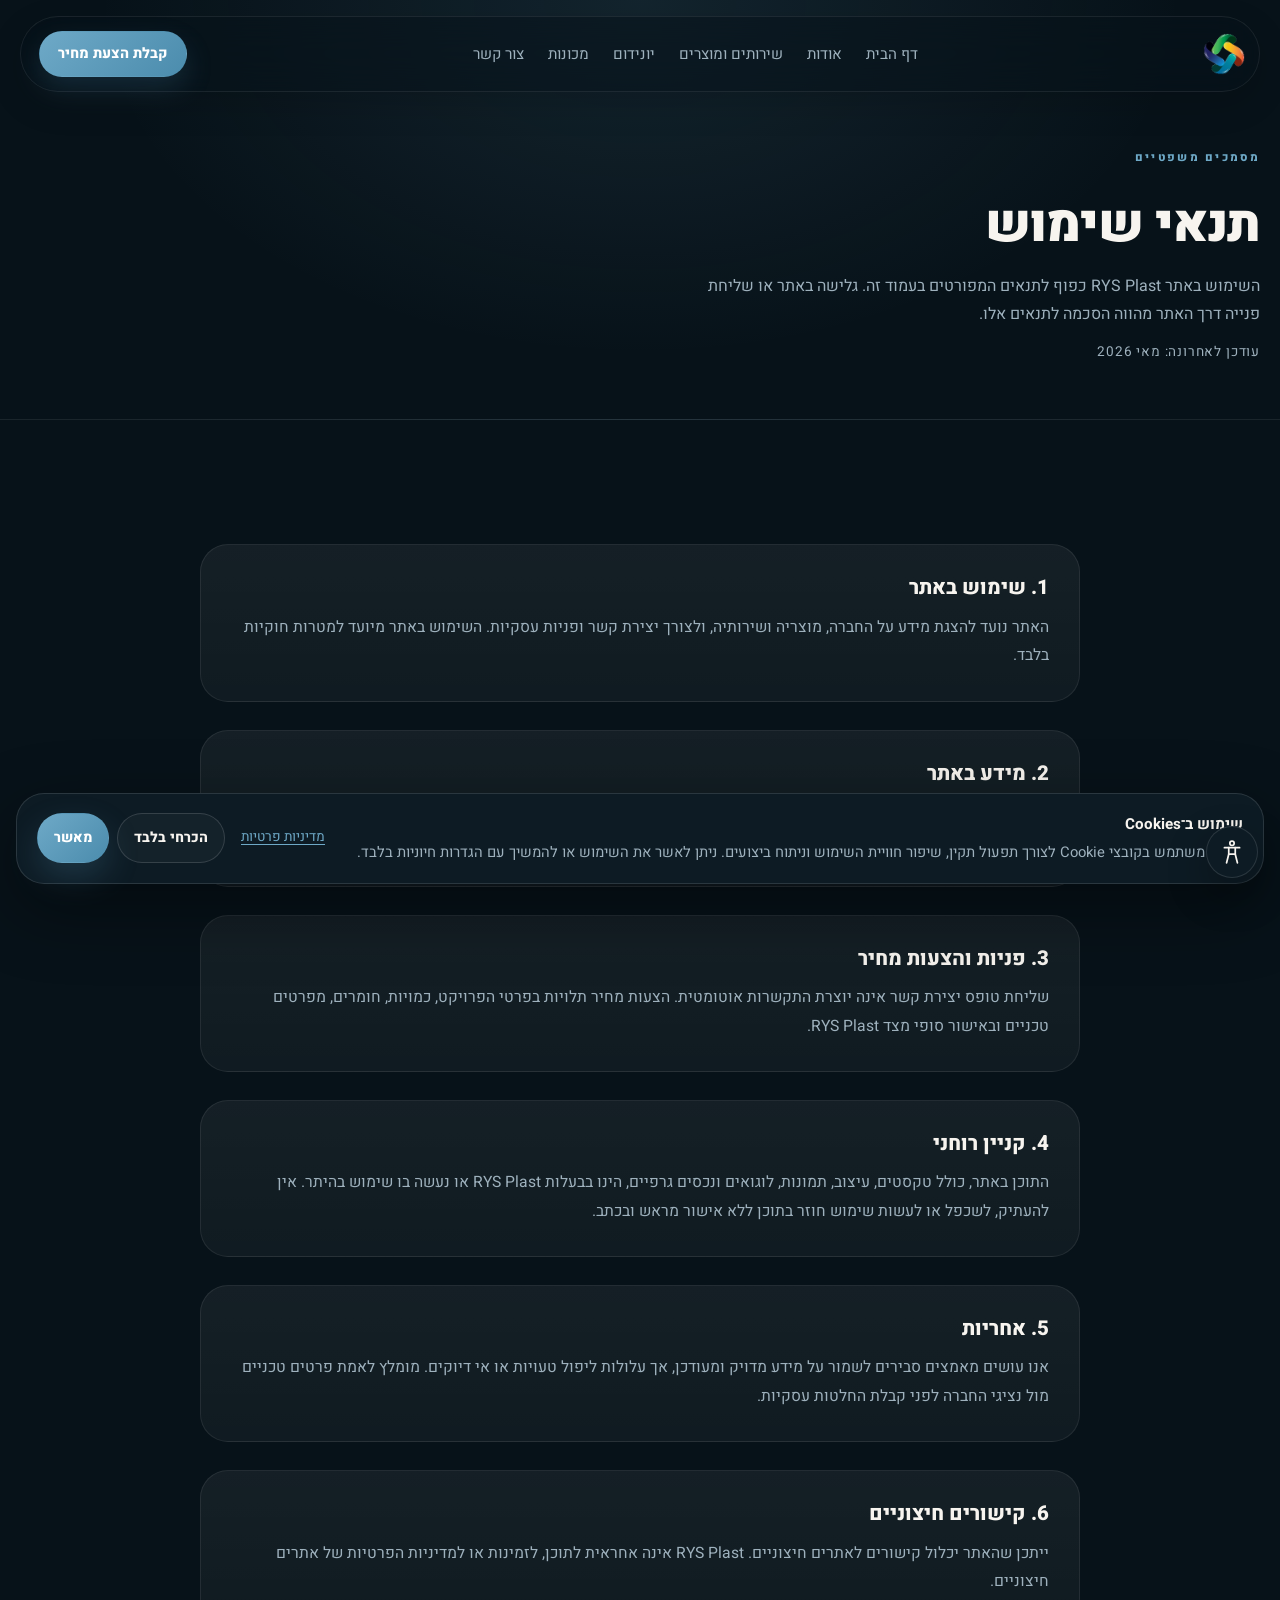
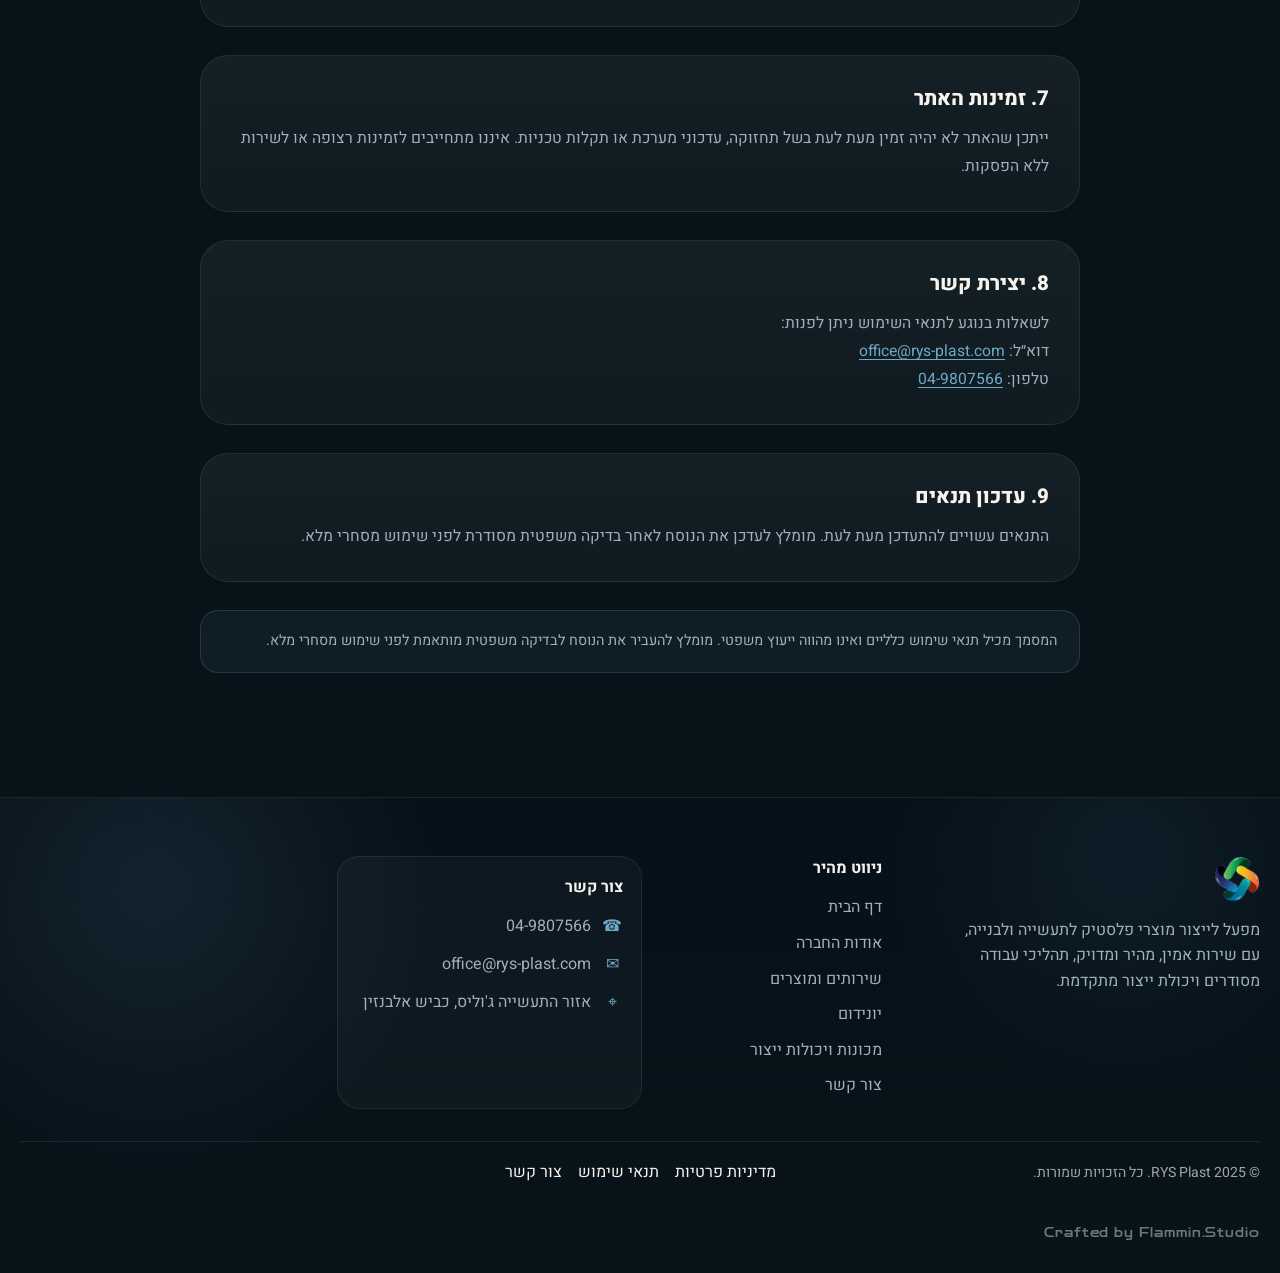
<file: terms-of-use.html>
<!DOCTYPE html>
<!-- Legal note: This page provides general website policy text and should be reviewed by the client or legal advisor before launch. -->
<html lang="he" dir="rtl">
  <head>
    <meta charset="UTF-8" />
    <meta name="viewport" content="width=device-width, initial-scale=1.0" />

    <title>תנאי שימוש | RYS Plast</title>
    <meta
      name="description"
      content="תנאי השימוש באתר RYS Plast, כולל שימוש באתר, תוכן, פניות, הצעות מחיר, קניין רוחני ואחריות."
    />
    <link rel="canonical" href="https://rys-plast.com/terms-of-use" />
    <meta name="robots" content="index,follow" />
    <meta name="theme-color" content="#0C2243" />

    <meta property="og:type" content="website" />
    <meta property="og:locale" content="he_IL" />
    <meta property="og:site_name" content="RYS Plast" />
    <meta property="og:title" content="תנאי שימוש | RYS Plast" />
    <meta property="og:description" content="תנאי השימוש באתר RYS Plast, שימוש במידע, פניות והצעות מחיר." />
    <meta property="og:url" content="https://rys-plast.com/terms-of-use" />
    <meta property="og:image" content="https://rys-plast.com/assets/og/rys-og-image.jpg" />
    <meta property="og:image:width" content="1200" />
    <meta property="og:image:height" content="630" />
    <meta property="og:image:alt" content="RYS Plast, מפעל לייצור פתרונות פלסטיק לתעשייה ולבנייה" />
    <meta name="twitter:card" content="summary_large_image" />
    <meta name="twitter:image" content="https://rys-plast.com/assets/og/rys-og-image.jpg" />

    <link rel="preconnect" href="https://fonts.googleapis.com" />
    <link rel="preconnect" href="https://fonts.gstatic.com" crossorigin />
    <link
      href="https://fonts.googleapis.com/css2?family=Heebo:wght@300;400;500;700;800;900&family=Zen+Dots&display=swap"
      rel="stylesheet"
    />

    <link rel="icon" href="/assets/favicon/favicon.ico" sizes="any" />
    <link rel="icon" type="image/png" sizes="32x32" href="/assets/favicon/favicon-32x32.png" />
    <link rel="icon" type="image/png" sizes="16x16" href="/assets/favicon/favicon-16x16.png" />
    <link rel="apple-touch-icon" href="/assets/favicon/apple-touch-icon.png" />
    <link rel="manifest" href="/assets/favicon/site.webmanifest" />
    <link rel="stylesheet" href="styles.css" />
  </head>

  <body class="legal-page">
    <div class="site-shell">
      <header class="site-header" id="siteHeader">
        <div class="container nav-wrap">
          <nav class="nav" aria-label="ניווט ראשי">
            <a href="/" class="brand" aria-label="RYS Plast דף הבית">
              <img src="assets/Icon.png" alt="RYS Plast" class="brand-logo" />
            </a>
            <div class="nav-desktop">
              <a href="/">דף הבית</a>
              <a href="/about">אודות</a>
              <a href="/services-products">שירותים ומוצרים</a>
              <a href="/unidome">יונידום</a>
              <a href="/machines">מכונות</a>
              <a href="/contact">צור קשר</a>
            </div>
            <div class="nav-actions">
              <a href="/contact" class="btn btn-primary nav-cta">קבלת הצעת מחיר</a>
              <button class="menu-toggle" id="menuToggle" type="button" aria-label="פתח תפריט" aria-expanded="false" aria-controls="mobileMenu">
                <span></span><span></span>
              </button>
            </div>
          </nav>
          <div class="mobile-menu" id="mobileMenu">
            <div class="mobile-menu-inner">
              <a href="/">דף הבית</a>
              <a href="/about">אודות</a>
              <a href="/services-products">שירותים ומוצרים</a>
              <a href="/unidome">יונידום</a>
              <a href="/machines">מכונות</a>
              <a href="/contact">צור קשר</a>
              <a href="/contact" class="btn btn-primary mobile-cta">קבלת הצעת מחיר</a>
            </div>
          </div>
        </div>
      </header>

      <main>
        <section class="legal-hero">
          <div class="container">
            <span class="eyebrow">מסמכים משפטיים</span>
            <h1>תנאי שימוש</h1>
            <p class="legal-lead">
              השימוש באתר RYS Plast כפוף לתנאים המפורטים בעמוד זה. גלישה באתר או
              שליחת פנייה דרך האתר מהווה הסכמה לתנאים אלו.
            </p>
            <p class="legal-meta">עודכן לאחרונה: מאי 2026</p>
          </div>
        </section>

        <section class="section section-dark">
          <div class="container legal-content">
            <article class="legal-section">
              <h2>1. שימוש באתר</h2>
              <p>
                האתר נועד להצגת מידע על החברה, מוצריה ושירותיה, ולצורך יצירת קשר
                ופניות עסקיות. השימוש באתר מיועד למטרות חוקיות בלבד.
              </p>
            </article>

            <article class="legal-section">
              <h2>2. מידע באתר</h2>
              <p>
                התוכן באתר מסופק לצרכי מידע כלליים. פרטים טכניים, יכולות ייצור
                ונתונים מספריים עשויים לדרוש אישור פרטני בהתאם לפרויקט הספציפי.
              </p>
            </article>

            <article class="legal-section">
              <h2>3. פניות והצעות מחיר</h2>
              <p>
                שליחת טופס יצירת קשר אינה יוצרת התקשרות אוטומטית. הצעות מחיר
                תלויות בפרטי הפרויקט, כמויות, חומרים, מפרטים טכניים ובאישור
                סופי מצד RYS Plast.
              </p>
            </article>

            <article class="legal-section">
              <h2>4. קניין רוחני</h2>
              <p>
                התוכן באתר, כולל טקסטים, עיצוב, תמונות, לוגואים ונכסים גרפיים,
                הינו בבעלות RYS Plast או נעשה בו שימוש בהיתר. אין להעתיק,
                לשכפל או לעשות שימוש חוזר בתוכן ללא אישור מראש ובכתב.
              </p>
            </article>

            <article class="legal-section">
              <h2>5. אחריות</h2>
              <p>
                אנו עושים מאמצים סבירים לשמור על מידע מדויק ומעודכן, אך עלולות
                ליפול טעויות או אי דיוקים. מומלץ לאמת פרטים טכניים מול נציגי
                החברה לפני קבלת החלטות עסקיות.
              </p>
            </article>

            <article class="legal-section">
              <h2>6. קישורים חיצוניים</h2>
              <p>
                ייתכן שהאתר יכלול קישורים לאתרים חיצוניים. RYS Plast אינה
                אחראית לתוכן, לזמינות או למדיניות הפרטיות של אתרים חיצוניים.
              </p>
            </article>

            <article class="legal-section">
              <h2>7. זמינות האתר</h2>
              <p>
                ייתכן שהאתר לא יהיה זמין מעת לעת בשל תחזוקה, עדכוני מערכת או
                תקלות טכניות. איננו מתחייבים לזמינות רצופה או לשירות ללא הפסקות.
              </p>
            </article>

            <article class="legal-section">
              <h2>8. יצירת קשר</h2>
              <p>
                לשאלות בנוגע לתנאי השימוש ניתן לפנות:
                <br />
                דוא״ל:
                <a href="mailto:office@rys-plast.com">office@rys-plast.com</a>
                <br />
                טלפון:
                <a href="tel:049807566">04-9807566</a>
              </p>
            </article>

            <article class="legal-section">
              <h2>9. עדכון תנאים</h2>
              <p>
                התנאים עשויים להתעדכן מעת לעת. מומלץ לעדכן את הנוסח לאחר בדיקה
                משפטית מסודרת לפני שימוש מסחרי מלא.
              </p>
            </article>

            <div class="legal-footer-note">
              <p>
                המסמך מכיל תנאי שימוש כלליים ואינו מהווה ייעוץ משפטי. מומלץ
                להעביר את הנוסח לבדיקה משפטית מותאמת לפני שימוש מסחרי מלא.
              </p>
            </div>
          </div>
        </section>
      </main>

      <footer class="site-footer">
        <div class="container footer-top">
          <div class="footer-brand-block">
            <img src="assets/Icon.png" alt="RYS Plast" class="footer-logo" />
            <p class="footer-brand-text">
              מפעל לייצור מוצרי פלסטיק לתעשייה ולבנייה, עם שירות אמין, מהיר
              ומדויק, תהליכי עבודה מסודרים ויכולת ייצור מתקדמת.
            </p>
          </div>
          <div class="footer-col footer-nav-col">
            <h3>ניווט מהיר</h3>
            <a href="/">דף הבית</a>
            <a href="/about">אודות החברה</a>
            <a href="/services-products">שירותים ומוצרים</a>
            <a href="/unidome">יונידום</a>
            <a href="/machines">מכונות ויכולות ייצור</a>
            <a href="/contact">צור קשר</a>
          </div>
          <div class="footer-contact-card">
            <h3>צור קשר</h3>
            <a href="tel:049807566" class="footer-contact-line">
              <span class="footer-contact-icon">☎</span><span>04-9807566</span>
            </a>
            <a href="mailto:office@rys-plast.com" class="footer-contact-line">
              <span class="footer-contact-icon">✉</span><span>office@rys-plast.com</span>
            </a>
            <div class="footer-contact-line">
              <span class="footer-contact-icon">⌖</span><span>אזור התעשייה ג'וליס, כביש אלבנזין</span>
            </div>
          </div>
        </div>
        <div class="container footer-middle">
          <div class="footer-middle-left">
            <span>© 2025 RYS Plast. כל הזכויות שמורות.</span>
          </div>
          <div class="footer-middle-right">
            <div class="footer-legal">
              <a href="/privacy-policy">מדיניות פרטיות</a>
              <a href="/terms-of-use">תנאי שימוש</a>
              <a href="/contact">צור קשר</a>
            </div>
          </div>
        </div>
        <div class="container footer-bottom">
          <div class="footer-credit">
            <a href="https://flammin.studio/" target="_blank" rel="noopener noreferrer">Crafted by Flammin.Studio</a>
          </div>
        </div>
      </footer>
    </div>
    <script src="script.js" defer></script>
  </body>
</html>
</file>
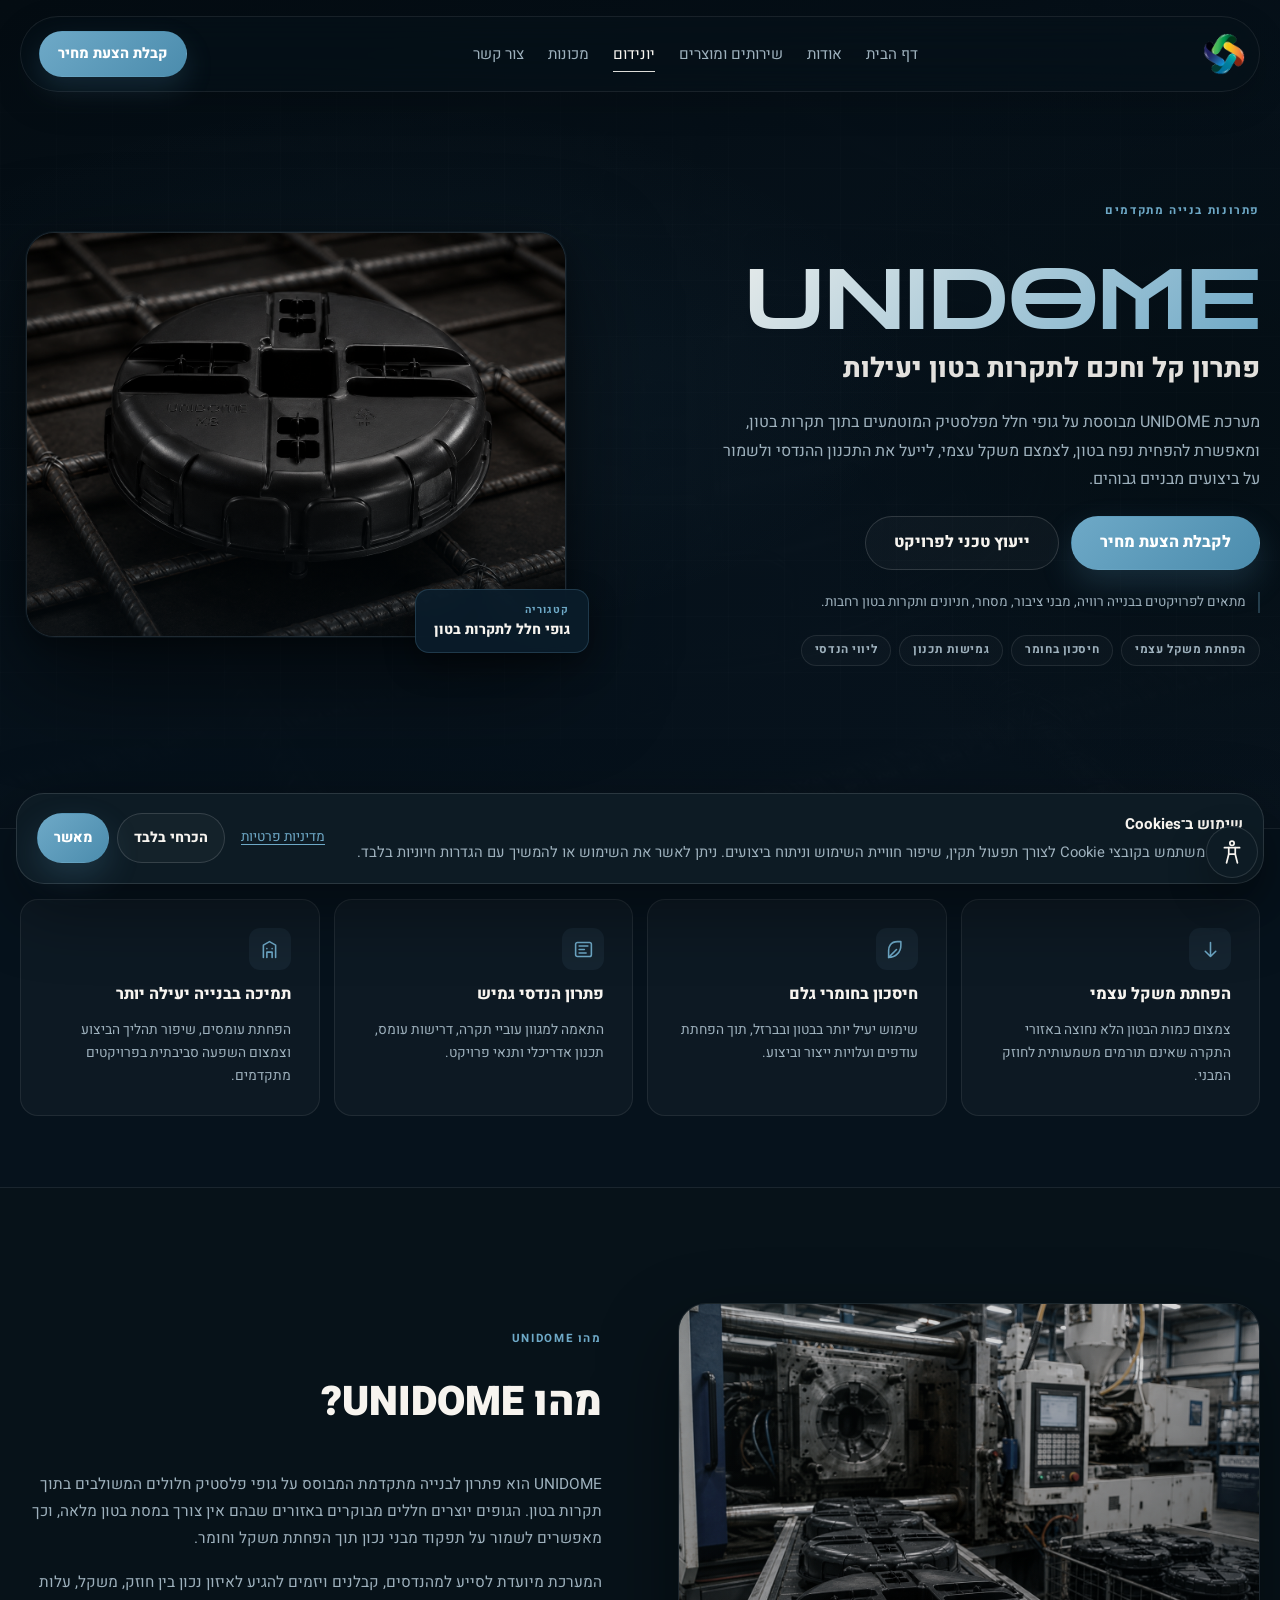
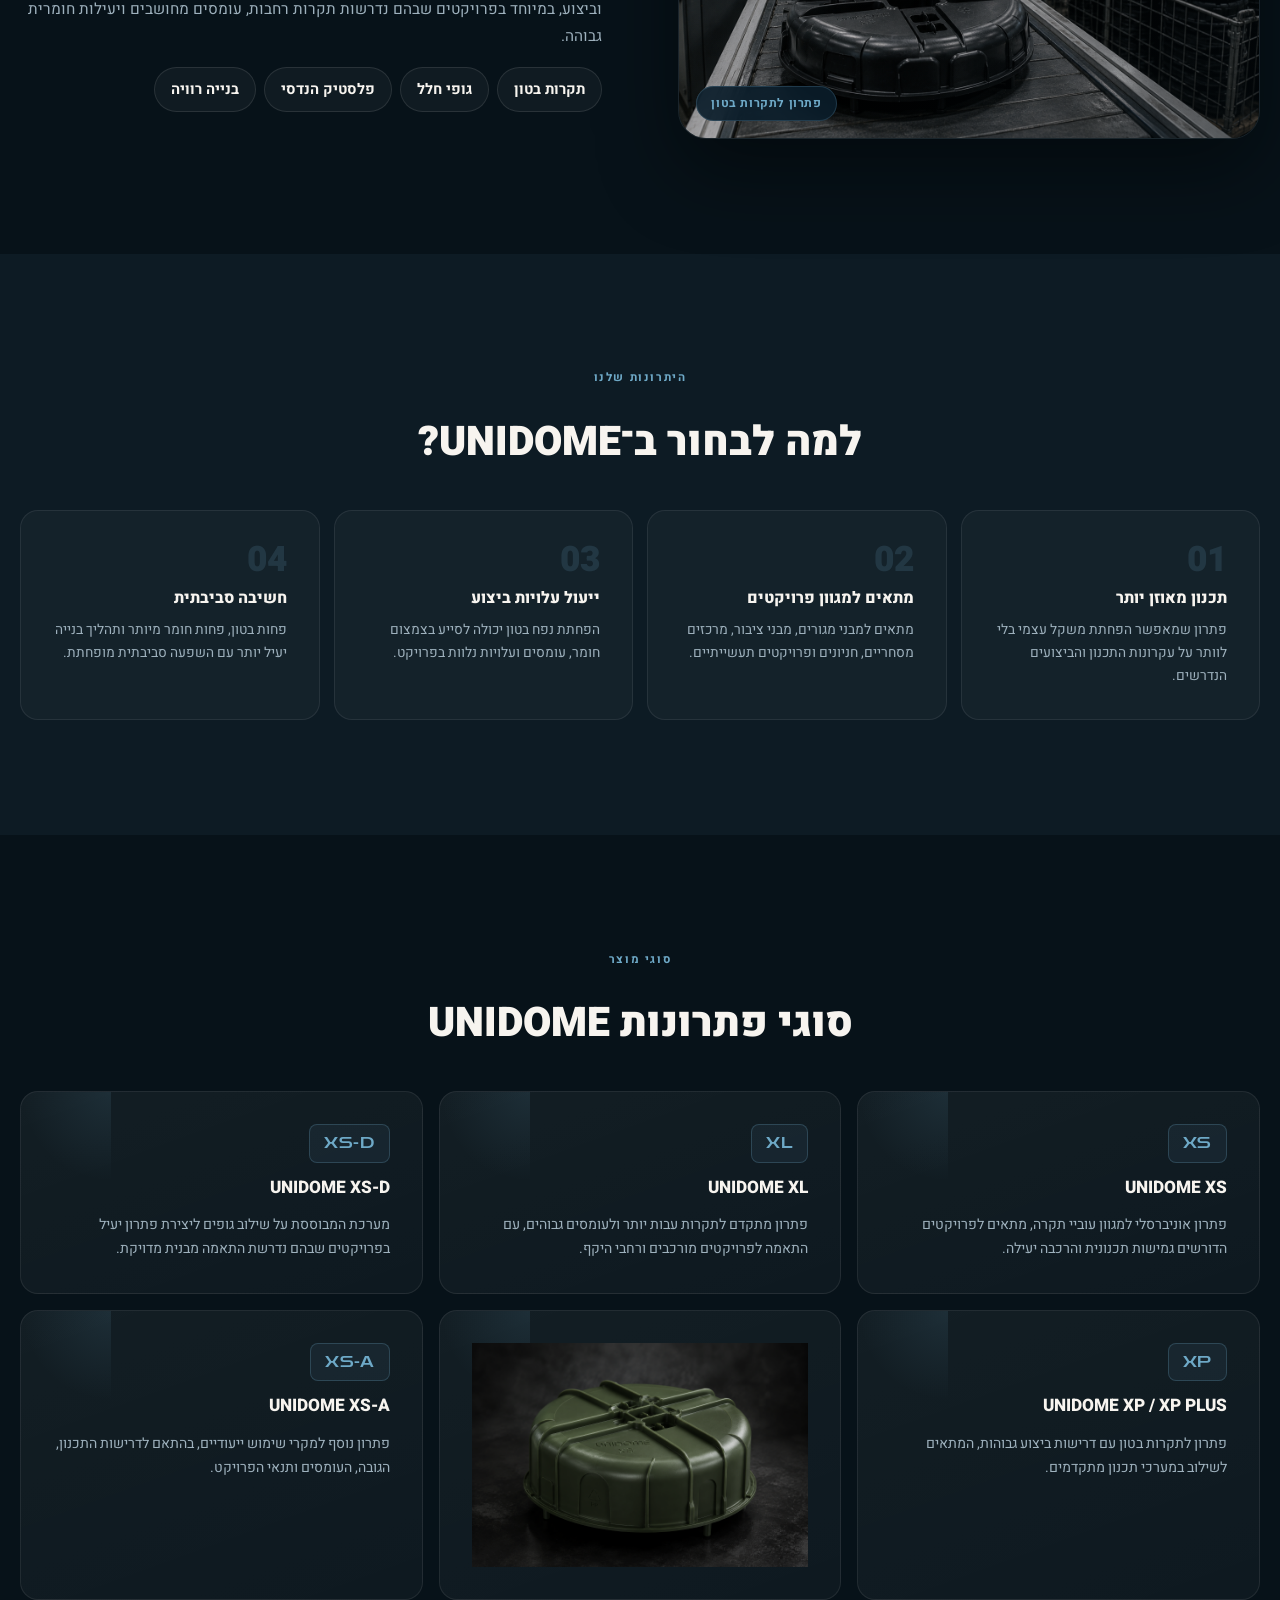
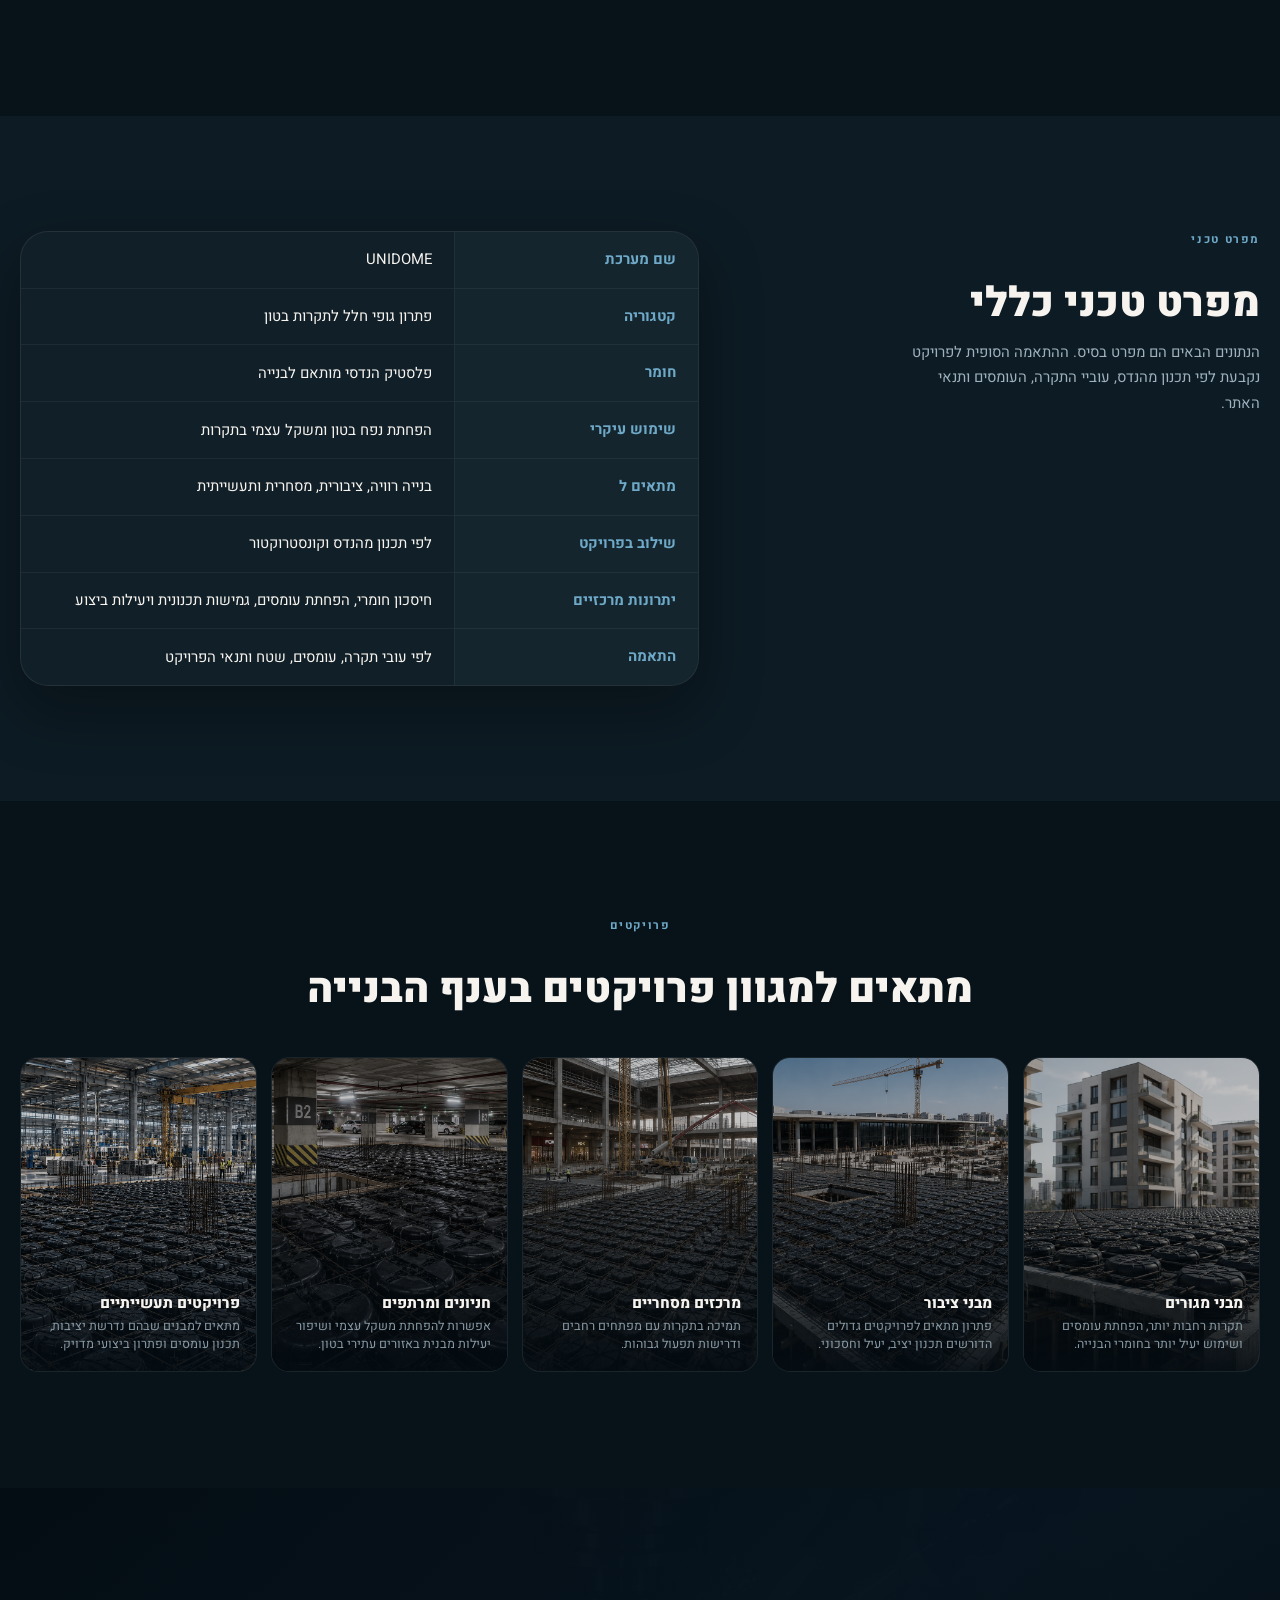
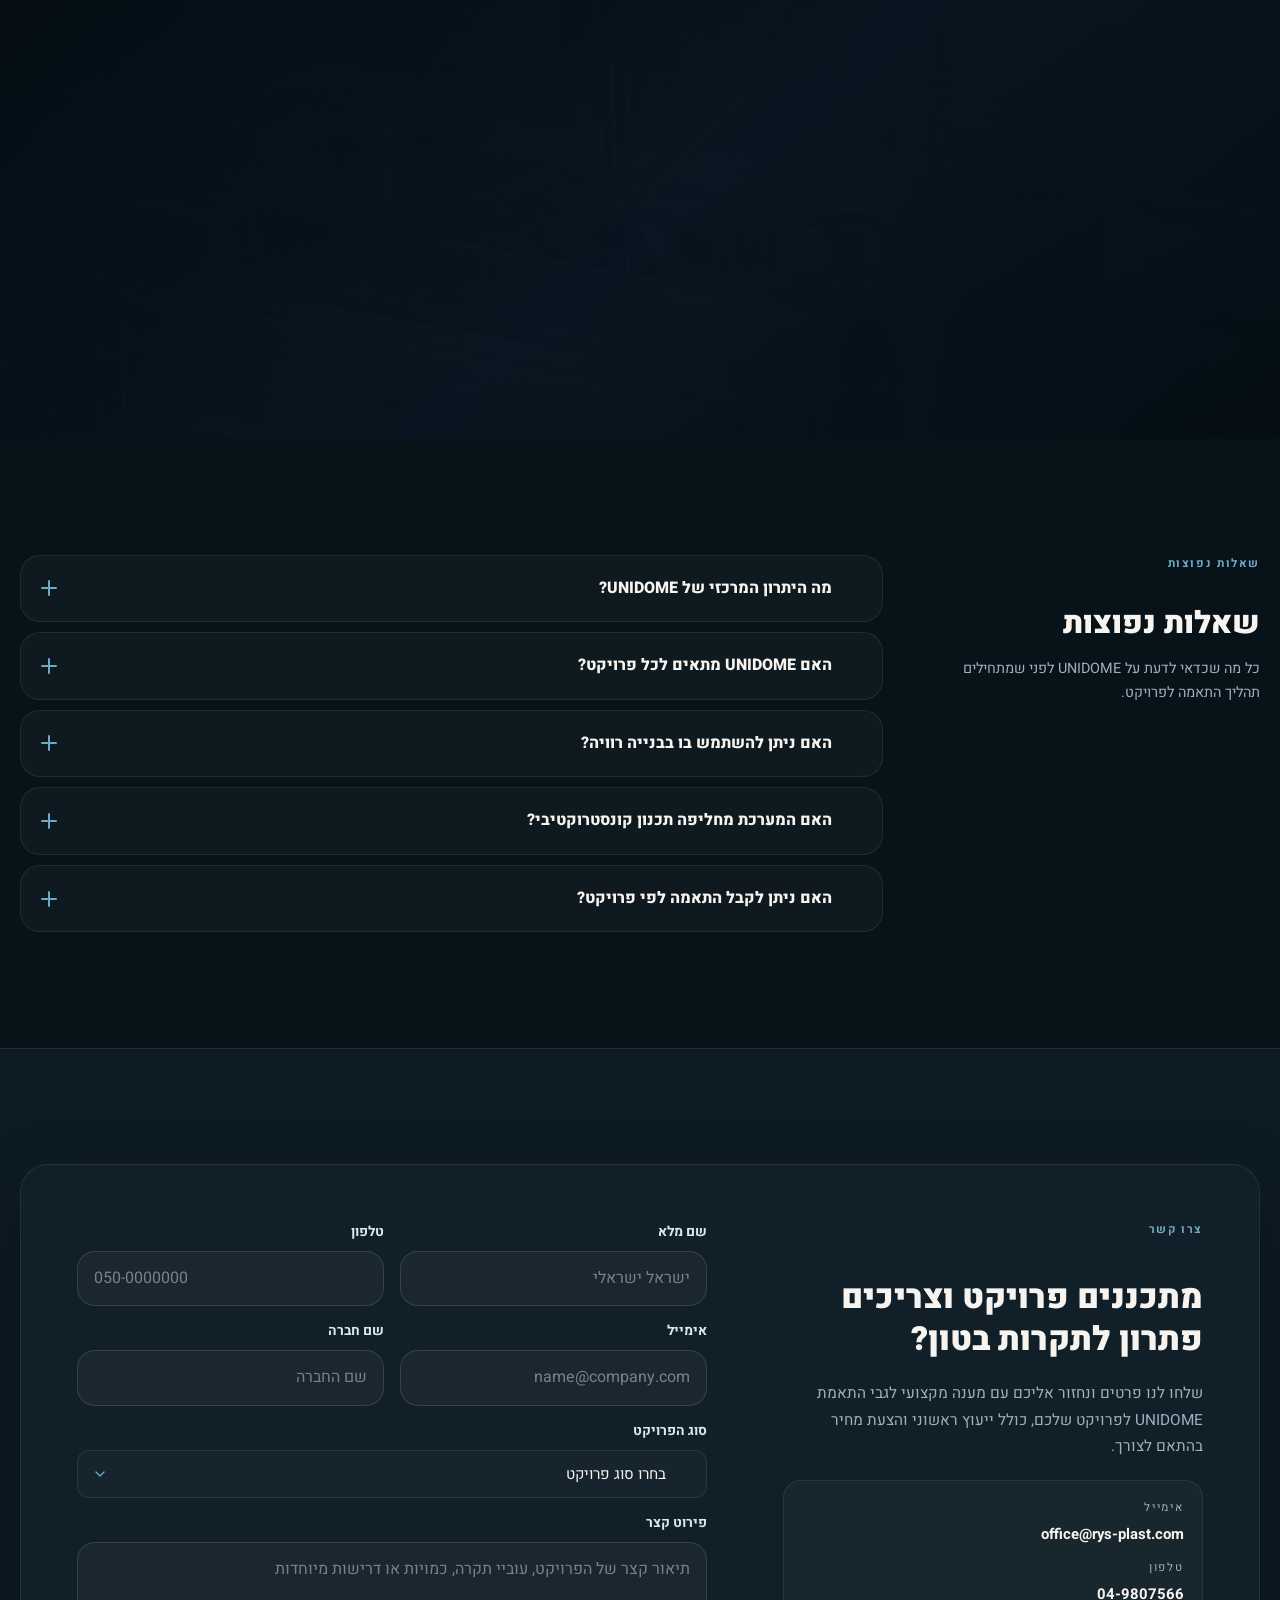
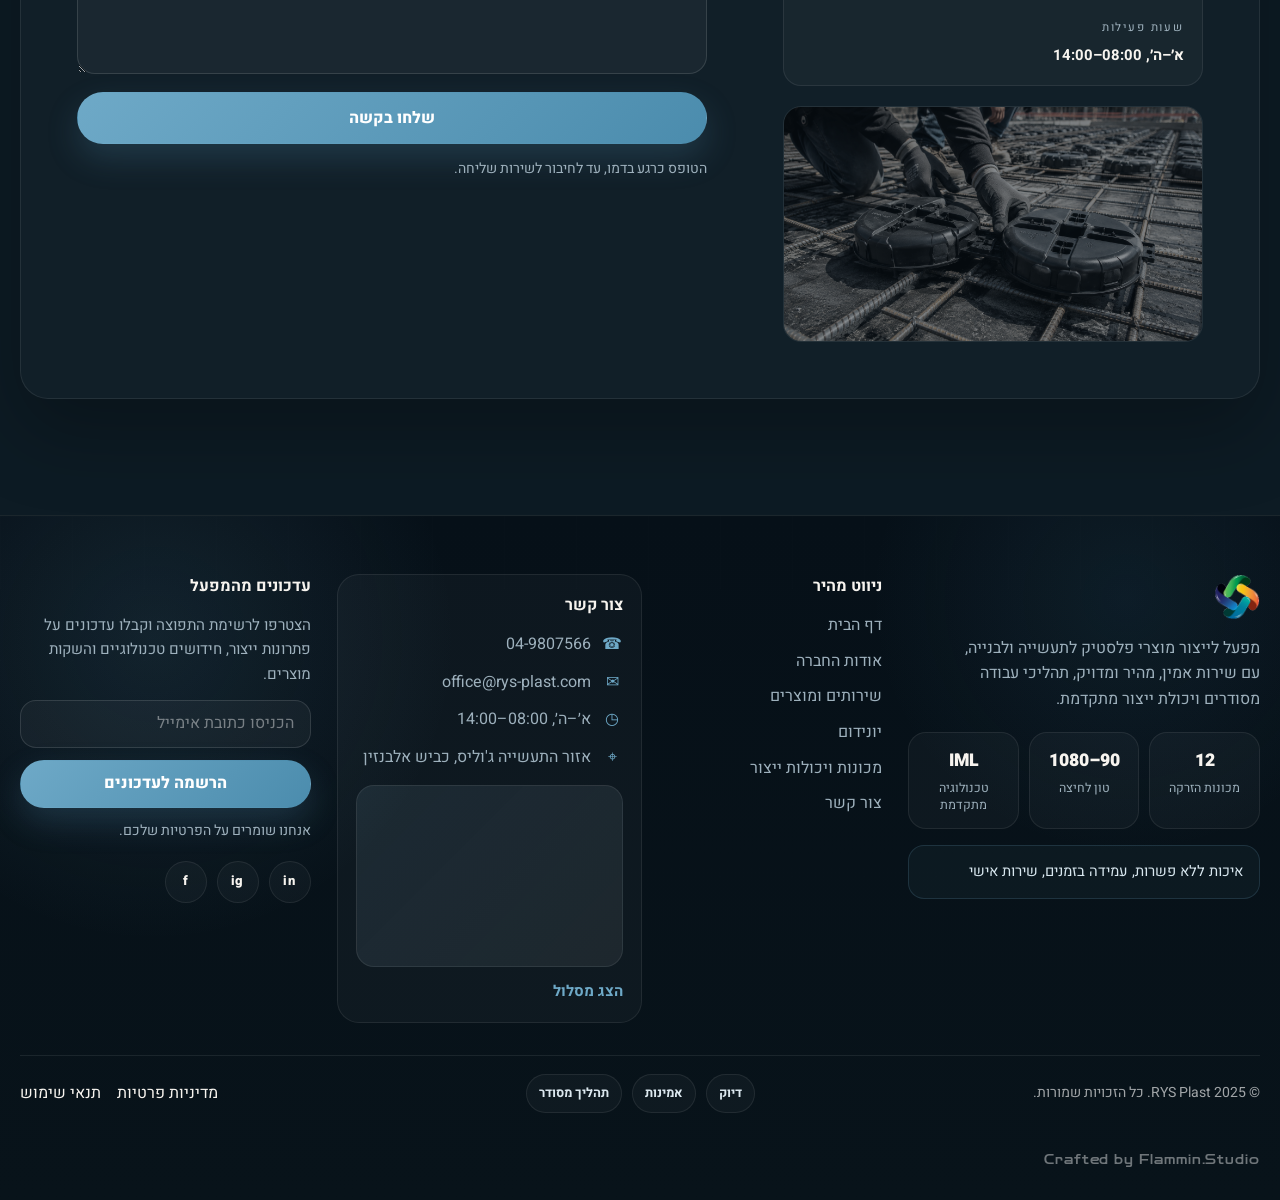
<file: unidome.html>
<!DOCTYPE html>
<html lang="he" dir="rtl">
  <head>
    <meta charset="UTF-8" />
    <meta name="viewport" content="width=device-width, initial-scale=1.0" />

    <title>UNIDOME | פתרון לתקרות בטון יעילות | RYS Plast</title>
    <meta
      name="description"
      content="פתרון UNIDOME לתקרות בטון יעילות, הפחתת משקל עצמי, חיסכון בחומרי גלם והתאמה לפרויקטים בבנייה רוויה, ציבורית, מסחרית ותעשייתית."
    />
    <link rel="canonical" href="https://rys-plast.com/unidome" />
    <meta name="robots" content="index,follow" />
    <meta name="theme-color" content="#0C2243" />

    <meta property="og:type" content="website" />
    <meta property="og:locale" content="he_IL" />
    <meta property="og:site_name" content="RYS Plast" />
    <meta property="og:title" content="UNIDOME | פתרון לתקרות בטון יעילות" />
    <meta property="og:description" content="פתרון UNIDOME לתקרות בטון, הפחתת משקל עצמי, חיסכון בחומרי גלם והתאמה לפרויקטים בבנייה." />
    <meta property="og:url" content="https://rys-plast.com/unidome" />
    <meta property="og:image" content="https://rys-plast.com/assets/og/rys-og-image.jpg" />
    <meta property="og:image:width" content="1200" />
    <meta property="og:image:height" content="630" />
    <meta property="og:image:alt" content="RYS Plast, מפעל לייצור פתרונות פלסטיק לתעשייה ולבנייה" />
    <meta name="twitter:card" content="summary_large_image" />
    <meta name="twitter:image" content="https://rys-plast.com/assets/og/rys-og-image.jpg" />

    <link rel="preconnect" href="https://fonts.googleapis.com" />
    <link rel="preconnect" href="https://fonts.gstatic.com" crossorigin />
    <link
      href="https://fonts.googleapis.com/css2?family=Heebo:wght@300;400;500;700;800;900&family=Zen+Dots&display=swap"
      rel="stylesheet"
    />

    <link rel="icon" href="/assets/favicon/favicon.ico" sizes="any" />
    <link rel="icon" type="image/png" sizes="32x32" href="/assets/favicon/favicon-32x32.png" />
    <link rel="icon" type="image/png" sizes="16x16" href="/assets/favicon/favicon-16x16.png" />
    <link rel="apple-touch-icon" href="/assets/favicon/apple-touch-icon.png" />
    <link rel="manifest" href="/assets/favicon/site.webmanifest" />
    <link rel="stylesheet" href="styles.css" />
    <link rel="stylesheet" href="unidome-styles.css" />

    <script type="application/ld+json">
      {
        "@context": "https://schema.org",
        "@graph": [
          {
            "@type": "Organization",
            "@id": "https://rys-plast.com/#organization",
            "name": "RYS Plast",
            "url": "https://rys-plast.com/",
            "logo": "https://rys-plast.com/assets/Icon.png"
          },
          {
            "@type": "WebPage",
            "@id": "https://rys-plast.com/unidome#webpage",
            "url": "https://rys-plast.com/unidome",
            "name": "UNIDOME | פתרון לתקרות בטון יעילות",
            "isPartOf": { "@id": "https://rys-plast.com/#website" },
            "inLanguage": "he-IL"
          },
          {
            "@type": "Product",
            "@id": "https://rys-plast.com/unidome#product",
            "name": "UNIDOME",
            "category": "פתרון גופי חלל לתקרות בטון",
            "description": "מערכת UNIDOME מבוססת על גופי חלל מפלסטיק המוטמעים בתוך תקרות בטון, ומאפשרת להפחית נפח בטון, לצמצם משקל עצמי ולייעל את התכנון ההנדסי.",
            "brand": { "@id": "https://rys-plast.com/#organization" }
          },
          {
            "@type": "FAQPage",
            "@id": "https://rys-plast.com/unidome#faq",
            "mainEntity": [
              {
                "@type": "Question",
                "name": "מה היתרון המרכזי של UNIDOME?",
                "acceptedAnswer": {
                  "@type": "Answer",
                  "text": "היתרון המרכזי הוא יצירת חללים מבוקרים בתוך תקרות בטון, שמאפשרים להפחית חומר ומשקל עצמי תוך שמירה על תכנון מבני נכון לפי דרישות הפרויקט."
                }
              },
              {
                "@type": "Question",
                "name": "האם UNIDOME מתאים לכל פרויקט?",
                "acceptedAnswer": {
                  "@type": "Answer",
                  "text": "לא באופן אוטומטי. ההתאמה תלויה בעובי התקרה, עומסים, שיטת הביצוע, דרישות הקונסטרוקציה ותכנון המהנדס."
                }
              },
              {
                "@type": "Question",
                "name": "האם ניתן להשתמש בו בבנייה רוויה?",
                "acceptedAnswer": {
                  "@type": "Answer",
                  "text": "כן, המערכת יכולה להתאים לפרויקטים של מגורים, מבני ציבור, מסחר וחניונים, בכפוף לבדיקה ותכנון מקצועי."
                }
              },
              {
                "@type": "Question",
                "name": "האם המערכת מחליפה תכנון קונסטרוקטיבי?",
                "acceptedAnswer": {
                  "@type": "Answer",
                  "text": "לא. UNIDOME הוא פתרון מוצר/מערכת לתקרות בטון, אך השימוש בו חייב להשתלב בתכנון הנדסי מקצועי."
                }
              },
              {
                "@type": "Question",
                "name": "האם ניתן לקבל התאמה לפי פרויקט?",
                "acceptedAnswer": {
                  "@type": "Answer",
                  "text": "כן. ניתן לבדוק התאמה לפי סוג הפרויקט, עובי התקרה, הכמויות, דרישות הביצוע והצרכים ההנדסיים."
                }
              }
            ]
          }
        ]
      }
    </script>
  </head>

  <body class="unidome-page">
    <div class="site-shell">
      <!-- ╔══════════════════════════════════════════╗
           ║  HEADER — global site header, unchanged  ║
           ╚══════════════════════════════════════════╝ -->
      <header class="site-header" id="siteHeader">
        <div class="container nav-wrap">
          <nav class="nav" aria-label="ניווט ראשי">
            <a href="/" class="brand" aria-label="RYS Plast דף הבית">
              <img src="assets/Icon.png" alt="RYS Plast" class="brand-logo" />
            </a>

            <div class="nav-desktop">
              <a href="/">דף הבית</a>
              <a href="/about">אודות</a>
              <a href="/services-products">שירותים ומוצרים</a>
              <a href="/unidome" class="is-active">יונידום</a>
              <a href="/machines">מכונות</a>
              <a href="/contact">צור קשר</a>
            </div>

            <div class="nav-actions">
              <a href="#uni-contact" class="btn btn-primary nav-cta"
                >קבלת הצעת מחיר</a
              >
              <button
                class="menu-toggle"
                id="menuToggle"
                type="button"
                aria-label="פתח תפריט"
                aria-expanded="false"
                aria-controls="mobileMenu"
              >
                <span></span>
                <span></span>
              </button>
            </div>
          </nav>

          <div class="mobile-menu" id="mobileMenu">
            <div class="mobile-menu-inner">
              <a href="/">דף הבית</a>
              <a href="/about">אודות</a>
              <a href="/services-products">שירותים ומוצרים</a>
              <a href="/unidome" class="is-active">יונידום</a>
              <a href="/machines">מכונות</a>
              <a href="/contact">צור קשר</a>
              <a href="#uni-contact" class="btn btn-primary mobile-cta"
                >קבלת הצעת מחיר</a
              >
            </div>
          </div>
        </div>
      </header>

      <main>
        <!-- ╔═══════════════════╗
             ║  1. HERO          ║
             ╚═══════════════════╝ -->
        <section class="uni-hero" id="uni-hero" aria-label="UNIDOME hero">
          <div class="uni-hero-bg" aria-hidden="true">
            <img
              src="assets/unidome/unidome-1.png"
              alt=""
              class="uni-hero-bg-img"
              onerror="this.style.display='none'"
            />
            <div class="uni-hero-overlay"></div>
            <div class="uni-hero-grid"></div>
          </div>

          <div class="container uni-hero-content">
            <!-- Copy / right side (RTL) -->
            <div class="uni-hero-copy reveal">
              <div class="eyebrow uni-eyebrow">פתרונות בנייה מתקדמים</div>

              <h1 class="uni-hero-title">
                <span class="uni-hero-wordmark">UNIDOME</span>
                <span class="uni-hero-tagline"
                  >פתרון קל וחכם לתקרות בטון יעילות</span
                >
              </h1>

              <p class="uni-hero-lead">
                מערכת UNIDOME מבוססת על גופי חלל מפלסטיק המוטמעים בתוך תקרות
                בטון, ומאפשרת להפחית נפח בטון, לצמצם משקל עצמי, לייעל את התכנון
                ההנדסי ולשמור על ביצועים מבניים גבוהים.
              </p>

              <div class="uni-hero-actions">
                <a href="#uni-contact" class="btn btn-primary uni-cta-lg"
                  >לקבלת הצעת מחיר</a
                >
                <a href="#uni-contact" class="btn btn-secondary uni-cta-lg"
                  >ייעוץ טכני לפרויקט</a
                >
              </div>

              <p class="uni-hero-support">
                מתאים לפרויקטים בבנייה רוויה, מבני ציבור, מסחר, חניונים ותקרות
                בטון רחבות.
              </p>

              <div class="uni-hero-trust">
                <span>הפחתת משקל עצמי</span>
                <span>חיסכון בחומר</span>
                <span>גמישות תכנון</span>
                <span>ליווי הנדסי</span>
              </div>
            </div>

            <!-- Visual / left side (RTL) -->
            <div class="uni-hero-visual reveal">
              <!--
                PLACEHOLDER — Replace with approved UNIDOME product visual.
                Recommended: dark studio rendering of UNIDOME void former
                (dome / hollow body) on black/navy, top-lit, showing the
                geometric form embedded above rebar context if possible.
              -->
              <div class="uni-hero-img-frame">
                <img
                  src="assets/unidome/unidome-1.png"
                  alt="UNIDOME גוף חלל לתקרות בטון"
                  onerror="this.style.display='none'"
                />
                <div class="uni-hero-img-glow" aria-hidden="true"></div>
              </div>

              <!-- Floating spec callout -->
              <div class="uni-hero-callout" aria-hidden="true">
                <span class="uni-hero-callout-label">קטגוריה</span>
                <span class="uni-hero-callout-value">גופי חלל לתקרות בטון</span>
              </div>
            </div>
          </div>
        </section>

        <!-- ╔══════════════════════════╗
             ║  2. BENEFIT CARDS ROW    ║
             ╚══════════════════════════╝ -->
        <section class="uni-benefits" aria-label="יתרונות UNIDOME">
          <div class="container">
            <div class="uni-benefits-grid">
              <article class="uni-benefit-card reveal">
                <div class="uni-benefit-icon" aria-hidden="true">
                  <!-- Weight / down arrow icon -->
                  <svg
                    viewBox="0 0 24 24"
                    fill="none"
                    stroke="currentColor"
                    stroke-width="1.8"
                    stroke-linecap="round"
                    stroke-linejoin="round"
                  >
                    <path d="M12 4v16M6 14l6 6 6-6" />
                  </svg>
                </div>
                <h3>הפחתת משקל עצמי</h3>
                <p>
                  צמצום כמות הבטון הלא נחוצה באזורי התקרה שאינם תורמים משמעותית
                  לחוזק המבני.
                </p>
              </article>

              <article class="uni-benefit-card reveal">
                <div class="uni-benefit-icon" aria-hidden="true">
                  <!-- Material savings / leaf shape -->
                  <svg
                    viewBox="0 0 24 24"
                    fill="none"
                    stroke="currentColor"
                    stroke-width="1.8"
                    stroke-linecap="round"
                    stroke-linejoin="round"
                  >
                    <path d="M3 21c8 0 14-6 14-14V3h-4C5 3 3 9 3 13z" />
                    <path d="M3 21l9-9" />
                  </svg>
                </div>
                <h3>חיסכון בחומרי גלם</h3>
                <p>
                  שימוש יעיל יותר בבטון ובברזל, תוך הפחתת עודפים ועלויות ייצור
                  וביצוע.
                </p>
              </article>

              <article class="uni-benefit-card reveal">
                <div class="uni-benefit-icon" aria-hidden="true">
                  <!-- Engineering / blueprint icon -->
                  <svg
                    viewBox="0 0 24 24"
                    fill="none"
                    stroke="currentColor"
                    stroke-width="1.8"
                    stroke-linecap="round"
                    stroke-linejoin="round"
                  >
                    <rect x="3" y="4" width="18" height="16" rx="2" />
                    <path d="M7 8h10M7 12h6M7 16h8" />
                  </svg>
                </div>
                <h3>פתרון הנדסי גמיש</h3>
                <p>
                  התאמה למגוון עוביי תקרה, דרישות עומס, תכנון אדריכלי ותנאי
                  פרויקט.
                </p>
              </article>

              <article class="uni-benefit-card reveal">
                <div class="uni-benefit-icon" aria-hidden="true">
                  <!-- Sustainable build / building + leaf -->
                  <svg
                    viewBox="0 0 24 24"
                    fill="none"
                    stroke="currentColor"
                    stroke-width="1.8"
                    stroke-linecap="round"
                    stroke-linejoin="round"
                  >
                    <path d="M5 21V7l7-4 7 4v14" />
                    <path d="M9 21v-6h6v6" />
                    <path d="M9 11h.01M15 11h.01" />
                  </svg>
                </div>
                <h3>תמיכה בבנייה יעילה יותר</h3>
                <p>
                  הפחתת עומסים, שיפור תהליך הביצוע וצמצום השפעה סביבתית
                  בפרויקטים מתקדמים.
                </p>
              </article>
            </div>
          </div>
        </section>

        <!-- ╔═════════════════════════════╗
             ║  3. WHAT IS UNIDOME         ║
             ╚═════════════════════════════╝ -->
        <section class="uni-what" id="uni-about" aria-label="מהו UNIDOME">
          <div class="container">
            <div class="uni-what-layout">
              <!-- Media -->
              <div class="uni-what-media reveal">
                <!--
                  PLACEHOLDER — Replace with approved UNIDOME render or photo:
                  void former bodies positioned on rebar mat, before pour.
                -->
                <div class="uni-media-frame">
                  <img
                    src="assets/unidome/unidome-4.png"
                    alt="גופי חלל UNIDOME בתוך תקרת בטון"
                    onerror="this.src='assets/products2.jpg'"
                  />
                  <div class="uni-media-shine" aria-hidden="true"></div>
                </div>
                <div class="uni-media-tag" aria-hidden="true">
                  פתרון לתקרות בטון
                </div>
              </div>

              <!-- Text -->
              <div class="uni-what-content">
                <div class="uni-section-head reveal">
                  <span class="eyebrow uni-eyebrow">מהו UNIDOME</span>
                  <h2>מהו UNIDOME?</h2>
                </div>

                <div class="uni-what-body reveal">
                  <p>
                    UNIDOME הוא פתרון לבנייה מתקדמת המבוסס על גופי פלסטיק חלולים
                    המשולבים בתוך תקרות בטון. הגופים יוצרים חללים מבוקרים
                    באזורים שבהם אין צורך במסת בטון מלאה, וכך מאפשרים לשמור על
                    תפקוד מבני נכון תוך הפחתת משקל וחומר.
                  </p>
                  <p>
                    המערכת מיועדת לסייע למהנדסים, קבלנים ויזמים להגיע לאיזון
                    נכון בין חוזק, משקל, עלות וביצוע, במיוחד בפרויקטים שבהם
                    נדרשות תקרות רחבות, עומסים מחושבים ויעילות חומרית גבוהה.
                  </p>

                  <div class="uni-what-chips">
                    <span class="chip">תקרות בטון</span>
                    <span class="chip">גופי חלל</span>
                    <span class="chip">פלסטיק הנדסי</span>
                    <span class="chip">בנייה רוויה</span>
                  </div>
                </div>
              </div>
            </div>
          </div>
        </section>

        <!-- ╔═════════════════════════════╗
             ║  4. WHY CHOOSE UNIDOME      ║
             ╚═════════════════════════════╝ -->
        <section class="uni-why" aria-label="למה לבחור UNIDOME">
          <div class="container">
            <div class="uni-section-head uni-section-head-center reveal">
              <span class="eyebrow uni-eyebrow">היתרונות שלנו</span>
              <h2>למה לבחור ב־UNIDOME?</h2>
            </div>

            <div class="uni-why-grid">
              <article class="uni-why-card reveal">
                <span class="uni-why-num" aria-hidden="true">01</span>
                <h3>תכנון מאוזן יותר</h3>
                <p>
                  פתרון שמאפשר הפחתת משקל עצמי בלי לוותר על עקרונות התכנון
                  והביצועים הנדרשים.
                </p>
              </article>

              <article class="uni-why-card reveal">
                <span class="uni-why-num" aria-hidden="true">02</span>
                <h3>מתאים למגוון פרויקטים</h3>
                <p>
                  מתאים למבני מגורים, מבני ציבור, מרכזים מסחריים, חניונים
                  ופרויקטים תעשייתיים.
                </p>
              </article>

              <article class="uni-why-card reveal">
                <span class="uni-why-num" aria-hidden="true">03</span>
                <h3>ייעול עלויות ביצוע</h3>
                <p>
                  הפחתת נפח בטון יכולה לסייע בצמצום חומר, עומסים ועלויות נלוות
                  בפרויקט.
                </p>
              </article>

              <article class="uni-why-card reveal">
                <span class="uni-why-num" aria-hidden="true">04</span>
                <h3>חשיבה סביבתית</h3>
                <p>
                  פחות בטון, פחות חומר מיותר ותהליך בנייה יעיל יותר עם השפעה
                  סביבתית מופחתת.
                </p>
              </article>
            </div>
          </div>
        </section>

        <!-- ╔═════════════════════════════╗
             ║  5. PRODUCT TYPES           ║
             ╚═════════════════════════════╝ -->
        <section class="uni-types" aria-label="סוגי פתרונות UNIDOME">
          <div class="container">
            <div class="uni-section-head uni-section-head-center reveal">
              <span class="eyebrow uni-eyebrow">סוגי מוצר</span>
              <h2>סוגי פתרונות UNIDOME</h2>
            </div>

            <div class="uni-types-grid">
              <article class="uni-type-card reveal">
                <div class="uni-type-code">XS</div>
                <h3>UNIDOME XS</h3>
                <p>
                  פתרון אוניברסלי למגוון עוביי תקרה, מתאים לפרויקטים הדורשים
                  גמישות תכנונית והרכבה יעילה.
                </p>
              </article>

              <article class="uni-type-card reveal">
                <div class="uni-type-code">XL</div>
                <h3>UNIDOME XL</h3>
                <p>
                  פתרון מתקדם לתקרות עבות יותר ולעומסים גבוהים, עם התאמה
                  לפרויקטים מורכבים ורחבי היקף.
                </p>
              </article>

              <article class="uni-type-card reveal">
                <div class="uni-type-code">XS-D</div>
                <h3>UNIDOME XS-D</h3>
                <p>
                  מערכת המבוססת על שילוב גופים ליצירת פתרון יעיל בפרויקטים שבהם
                  נדרשת התאמה מבנית מדויקת.
                </p>
              </article>

              <article class="uni-type-card reveal">
                <div class="uni-type-code">XP</div>
                <h3>UNIDOME XP / XP PLUS</h3>
                <p>
                  פתרון לתקרות בטון עם דרישות ביצוע גבוהות, המתאים לשילוב במערכי
                  תכנון מתקדמים.
                </p>
              </article>

              <!-- Image card — replace ./assets/unidome/unidome-2.png with approved product visual -->
              <article
                class="uni-type-card uni-type-image-card reveal"
                aria-hidden="true"
              >
                <img
                  src="./assets/unidome/unidome-2.png"
                  alt="תצוגת מוצר UNIDOME לתקרות בטון"
                  onerror="this.style.display='none'"
                />
              </article>

              <article class="uni-type-card reveal">
                <div class="uni-type-code">XS-A</div>
                <h3>UNIDOME XS-A</h3>
                <p>
                  פתרון נוסף למקרי שימוש ייעודיים, בהתאם לדרישות התכנון, הגובה,
                  העומסים ותנאי הפרויקט.
                </p>
              </article>
            </div>
          </div>
        </section>

        <!-- ╔═════════════════════════════╗
             ║  6. TECHNICAL SPECS         ║
             ╚═════════════════════════════╝ -->
        <section class="uni-specs" aria-label="מפרט טכני">
          <div class="container">
            <div class="uni-specs-layout">
              <div class="uni-section-head reveal">
                <span class="eyebrow uni-eyebrow">מפרט טכני</span>
                <h2>מפרט טכני כללי</h2>
                <p class="uni-specs-intro">
                  הנתונים הבאים הם מפרט בסיס. ההתאמה הסופית לפרויקט נקבעת לפי
                  תכנון מהנדס, עוביי התקרה, העומסים ותנאי האתר.
                </p>
              </div>

              <div class="uni-specs-table-wrap reveal">
                <table class="uni-specs-table">
                  <caption class="visually-hidden">
                    מפרט טכני UNIDOME
                  </caption>
                  <tbody>
                    <tr>
                      <th scope="row">שם מערכת</th>
                      <td>UNIDOME</td>
                    </tr>
                    <tr>
                      <th scope="row">קטגוריה</th>
                      <td>פתרון גופי חלל לתקרות בטון</td>
                    </tr>
                    <tr>
                      <th scope="row">חומר</th>
                      <td>פלסטיק הנדסי מותאם לבנייה</td>
                    </tr>
                    <tr>
                      <th scope="row">שימוש עיקרי</th>
                      <td>הפחתת נפח בטון ומשקל עצמי בתקרות</td>
                    </tr>
                    <tr>
                      <th scope="row">מתאים ל</th>
                      <td>בנייה רוויה, ציבורית, מסחרית ותעשייתית</td>
                    </tr>
                    <tr>
                      <th scope="row">שילוב בפרויקט</th>
                      <td>לפי תכנון מהנדס וקונסטרוקטור</td>
                    </tr>
                    <tr>
                      <th scope="row">יתרונות מרכזיים</th>
                      <td>
                        חיסכון חומרי, הפחתת עומסים, גמישות תכנונית ויעילות ביצוע
                      </td>
                    </tr>
                    <tr>
                      <th scope="row">התאמה</th>
                      <td>לפי עובי תקרה, עומסים, שטח ותנאי הפרויקט</td>
                    </tr>
                  </tbody>
                </table>
              </div>
            </div>
          </div>
        </section>

        <!-- ╔═════════════════════════════╗
             ║  7. USE CASES               ║
             ╚═════════════════════════════╝ -->
        <section class="uni-usecases" aria-label="תחומי שימוש">
          <div class="container">
            <div class="uni-section-head uni-section-head-center reveal">
              <span class="eyebrow uni-eyebrow">פרויקטים</span>
              <h2>מתאים למגוון פרויקטים בענף הבנייה</h2>
            </div>

            <div class="uni-usecases-grid">
              <article class="uni-usecase-card reveal">
                <!-- PLACEHOLDER — residential building site image -->
                <div class="uni-usecase-img-wrap">
                  <img
                    src="assets/unidome/1.png"
                    alt="מבני מגורים"
                    onerror="this.src='assets/products.png'"
                  />
                  <div class="uni-usecase-overlay" aria-hidden="true"></div>
                </div>
                <div class="uni-usecase-body">
                  <h3>מבני מגורים</h3>
                  <p>
                    תקרות רחבות יותר, הפחתת עומסים ושימוש יעיל יותר בחומרי
                    הבנייה.
                  </p>
                </div>
              </article>

              <article class="uni-usecase-card reveal">
                <!-- PLACEHOLDER — public building image -->
                <div class="uni-usecase-img-wrap">
                  <img
                    src="assets/unidome/2.png"
                    alt="מבני ציבור"
                    onerror="this.src='assets/products1.jpg'"
                  />
                  <div class="uni-usecase-overlay" aria-hidden="true"></div>
                </div>
                <div class="uni-usecase-body">
                  <h3>מבני ציבור</h3>
                  <p>
                    פתרון מתאים לפרויקטים גדולים הדורשים תכנון יציב, יעיל
                    וחסכוני.
                  </p>
                </div>
              </article>

              <article class="uni-usecase-card reveal">
                <!-- PLACEHOLDER — commercial center image -->
                <div class="uni-usecase-img-wrap">
                  <img
                    src="assets/unidome/3.png"
                    alt="מרכזים מסחריים"
                    onerror="this.src='assets/products2.jpg'"
                  />
                  <div class="uni-usecase-overlay" aria-hidden="true"></div>
                </div>
                <div class="uni-usecase-body">
                  <h3>מרכזים מסחריים</h3>
                  <p>תמיכה בתקרות עם מפתחים רחבים ודרישות תפעול גבוהות.</p>
                </div>
              </article>

              <article class="uni-usecase-card reveal">
                <!-- PLACEHOLDER — parking / underground basement image -->
                <div class="uni-usecase-img-wrap">
                  <img
                    src="assets/unidome/4.png"
                    alt="חניונים ומרתפים"
                    onerror="this.style.display='none'"
                  />
                  <div class="uni-usecase-overlay" aria-hidden="true"></div>
                </div>
                <div class="uni-usecase-body">
                  <h3>חניונים ומרתפים</h3>
                  <p>
                    אפשרות להפחתת משקל עצמי ושיפור יעילות מבנית באזורים עתירי
                    בטון.
                  </p>
                </div>
              </article>

              <article class="uni-usecase-card reveal">
                <!-- PLACEHOLDER — industrial project image -->
                <div class="uni-usecase-img-wrap">
                  <img
                    src="assets/unidome/5.png"
                    alt="פרויקטים תעשייתיים"
                    onerror="this.src='assets/products.png'"
                  />
                  <div class="uni-usecase-overlay" aria-hidden="true"></div>
                </div>
                <div class="uni-usecase-body">
                  <h3>פרויקטים תעשייתיים</h3>
                  <p>
                    מתאים למבנים שבהם נדרשת יציבות, תכנון עומסים ופתרון ביצועי
                    מדויק.
                  </p>
                </div>
              </article>
            </div>
          </div>
        </section>

        <!-- ╔═════════════════════════════╗
             ║  8. FACTORY / SUPPORT       ║
             ╚═════════════════════════════╝ -->
        <section class="uni-factory" aria-label="ליווי מקצועי">
          <div class="uni-factory-bg" aria-hidden="true">
            <img
              src="assets/injection-mach.png"
              alt=""
              onerror="this.style.display='none'"
            />
            <div class="uni-factory-overlay"></div>
          </div>

          <div class="container uni-factory-content">
            <div class="uni-factory-text reveal">
              <span class="eyebrow uni-eyebrow">ליווי מקצועי</span>
              <h2>ליווי מקצועי משלב האפיון ועד אספקה</h2>
              <p>
                הטמעת UNIDOME בפרויקט דורשת הבנה של הצורך ההנדסי, תנאי האתר,
                עוביי התקרה, העומסים והכמויות. RYS Plast מספקת מענה מקצועי,
                התאמה לפרויקט, ייצור או אספקה לפי דרישה וליווי בתהליך הבחירה.
              </p>
              <a href="#uni-contact" class="btn btn-primary uni-factory-cta"
                >לפנייה לצוות הטכני</a
              >
            </div>

            <div class="uni-factory-pillars">
              <article class="uni-pillar-card reveal">
                <div class="uni-pillar-icon" aria-hidden="true">
                  <svg
                    viewBox="0 0 24 24"
                    fill="none"
                    stroke="currentColor"
                    stroke-width="1.8"
                    stroke-linecap="round"
                    stroke-linejoin="round"
                  >
                    <path d="M3 21h18M5 21V8l7-5 7 5v13M9 21v-8h6v8" />
                  </svg>
                </div>
                <strong>חיסכון בחומר</strong>
                <span>שימוש יעיל בבטון ובברזל בפרויקט</span>
              </article>

              <article class="uni-pillar-card reveal">
                <div class="uni-pillar-icon" aria-hidden="true">
                  <svg
                    viewBox="0 0 24 24"
                    fill="none"
                    stroke="currentColor"
                    stroke-width="1.8"
                    stroke-linecap="round"
                    stroke-linejoin="round"
                  >
                    <path d="M12 4v16M6 14l6 6 6-6" />
                  </svg>
                </div>
                <strong>הפחתת משקל</strong>
                <span>צמצום משקל עצמי בתקרות בטון</span>
              </article>

              <article class="uni-pillar-card reveal">
                <div class="uni-pillar-icon" aria-hidden="true">
                  <svg
                    viewBox="0 0 24 24"
                    fill="none"
                    stroke="currentColor"
                    stroke-width="1.8"
                    stroke-linecap="round"
                    stroke-linejoin="round"
                  >
                    <rect x="3" y="4" width="18" height="16" rx="2" />
                    <path d="M3 10h18M9 4v16" />
                  </svg>
                </div>
                <strong>התאמה הנדסית</strong>
                <span>גמישות תכנון לפי דרישת הפרויקט</span>
              </article>

              <article class="uni-pillar-card reveal">
                <div class="uni-pillar-icon" aria-hidden="true">
                  <svg
                    viewBox="0 0 24 24"
                    fill="none"
                    stroke="currentColor"
                    stroke-width="1.8"
                    stroke-linecap="round"
                    stroke-linejoin="round"
                  >
                    <circle cx="12" cy="8" r="4" />
                    <path d="M5 21c0-4 3-6 7-6s7 2 7 6" />
                  </svg>
                </div>
                <strong>ליווי מקצועי</strong>
                <span>מענה משלב האפיון ועד אספקה</span>
              </article>
            </div>
          </div>
        </section>

        <!-- ╔═════════════════════════════╗
             ║  9. FAQ                     ║
             ╚═════════════════════════════╝ -->
        <section class="uni-faq" id="uni-faq" aria-label="שאלות נפוצות">
          <div class="container">
            <div class="uni-faq-layout">
              <div class="uni-faq-intro reveal">
                <span class="eyebrow uni-eyebrow">שאלות נפוצות</span>
                <h2>שאלות נפוצות</h2>
                <p>
                  כל מה שכדאי לדעת על UNIDOME לפני שמתחילים תהליך התאמה לפרויקט.
                </p>
              </div>

              <div class="faq-list uni-faq-list">
                <details class="faq-item reveal">
                  <summary>מה היתרון המרכזי של UNIDOME?</summary>
                  <p>
                    היתרון המרכזי הוא יצירת חללים מבוקרים בתוך תקרות בטון,
                    שמאפשרים להפחית חומר ומשקל עצמי תוך שמירה על תכנון מבני נכון
                    לפי דרישות הפרויקט.
                  </p>
                </details>

                <details class="faq-item reveal">
                  <summary>האם UNIDOME מתאים לכל פרויקט?</summary>
                  <p>
                    לא באופן אוטומטי. ההתאמה תלויה בעובי התקרה, עומסים, שיטת
                    הביצוע, דרישות הקונסטרוקציה ותכנון המהנדס.
                  </p>
                </details>

                <details class="faq-item reveal">
                  <summary>האם ניתן להשתמש בו בבנייה רוויה?</summary>
                  <p>
                    כן, המערכת יכולה להתאים לפרויקטים של מגורים, מבני ציבור,
                    מסחר וחניונים, בכפוף לבדיקה ותכנון מקצועי.
                  </p>
                </details>

                <details class="faq-item reveal">
                  <summary>האם המערכת מחליפה תכנון קונסטרוקטיבי?</summary>
                  <p>
                    לא. UNIDOME הוא פתרון מוצר/מערכת לתקרות בטון, אך השימוש בו
                    חייב להשתלב בתכנון הנדסי מקצועי.
                  </p>
                </details>

                <details class="faq-item reveal">
                  <summary>האם ניתן לקבל התאמה לפי פרויקט?</summary>
                  <p>
                    כן. ניתן לבדוק התאמה לפי סוג הפרויקט, עובי התקרה, הכמויות,
                    דרישות הביצוע והצרכים ההנדסיים.
                  </p>
                </details>
              </div>
            </div>
          </div>
        </section>

        <!-- ╔═════════════════════════════╗
             ║  10. FINAL CTA / FORM       ║
             ╚═════════════════════════════╝ -->
        <section
          class="uni-cta-form"
          id="uni-contact"
          aria-label="צרו קשר UNIDOME"
        >
          <div class="container">
            <div class="uni-contact-box reveal">
              <!-- Copy / left panel -->
              <div class="uni-contact-copy">
                <span class="eyebrow uni-eyebrow">צרו קשר</span>
                <h2>מתכננים פרויקט וצריכים פתרון לתקרות בטון?</h2>
                <p>
                  שלחו לנו פרטים ונחזור אליכם עם מענה מקצועי לגבי התאמת UNIDOME
                  לפרויקט שלכם, כולל ייעוץ ראשוני והצעת מחיר בהתאם לצורך.
                </p>

                <div class="uni-contact-meta">
                  <div class="uni-contact-meta-row">
                    <span class="mini-label">אימייל</span>
                    <strong>office@rys-plast.com</strong>
                  </div>
                  <div class="uni-contact-meta-row">
                    <span class="mini-label">טלפון</span>
                    <strong>04-9807566</strong>
                  </div>
                  <div class="uni-contact-meta-row">
                    <span class="mini-label">שעות פעילות</span>
                    <strong>א׳–ה׳, 08:00–14:00</strong>
                  </div>
                </div>

                <!--
                  PLACEHOLDER — Replace with approved UNIDOME visual
                  (project rendering or product close-up).
                -->
                <div class="uni-contact-visual">
                  <img
                    src="assets/unidome/unidome-3.png"
                    alt="UNIDOME"
                    onerror="this.src='assets/products2.jpg'"
                  />
                </div>
              </div>

              <!-- Form / right panel -->
              <form
                class="uni-contact-form"
                id="uniContactForm"
                novalidate
                aria-label="טופס יצירת קשר UNIDOME"
              >
                <div class="field-row">
                  <div class="field">
                    <label for="uni-name">שם מלא</label>
                    <input
                      id="uni-name"
                      name="name"
                      type="text"
                      placeholder="ישראל ישראלי"
                      required
                      autocomplete="name"
                    />
                  </div>
                  <div class="field">
                    <label for="uni-phone">טלפון</label>
                    <input
                      id="uni-phone"
                      name="phone"
                      type="tel"
                      placeholder="050-0000000"
                      required
                      autocomplete="tel"
                    />
                  </div>
                </div>

                <div class="field-row">
                  <div class="field">
                    <label for="uni-email">אימייל</label>
                    <input
                      id="uni-email"
                      name="email"
                      type="email"
                      placeholder="name@company.com"
                      required
                      autocomplete="email"
                    />
                  </div>
                  <div class="field">
                    <label for="uni-company">שם חברה</label>
                    <input
                      id="uni-company"
                      name="company"
                      type="text"
                      placeholder="שם החברה"
                      autocomplete="organization"
                    />
                  </div>
                </div>

                <div class="field uni-field-select">
                  <label for="uni-project-type">סוג הפרויקט</label>
                  <select id="uni-project-type" name="project_type">
                    <option value="" disabled selected>בחרו סוג פרויקט</option>
                    <option value="residential">מבני מגורים</option>
                    <option value="public">מבני ציבור</option>
                    <option value="commercial">מרכזים מסחריים</option>
                    <option value="parking">חניונים ומרתפים</option>
                    <option value="industrial">פרויקטים תעשייתיים</option>
                    <option value="other">אחר</option>
                  </select>
                </div>

                <div class="field">
                  <label for="uni-message">פירוט קצר</label>
                  <textarea
                    id="uni-message"
                    name="message"
                    rows="4"
                    placeholder="תיאור קצר של הפרויקט, עוביי תקרה, כמויות או דרישות מיוחדות"
                  ></textarea>
                </div>

                <button type="submit" class="btn btn-primary uni-submit-btn">
                  שלחו בקשה
                </button>

                <p class="form-note">
                  הטופס כרגע בדמו, עד לחיבור לשירות שליחה.
                </p>
                <p class="form-success" id="uniFormSuccess" hidden>
                  הבקשה התקבלה בהצלחה. ניצור אתכם קשר בהקדם.
                </p>
              </form>
            </div>
          </div>
        </section>
      </main>

      <!-- ╔══════════════════════════════════════════╗
           ║  FOOTER — global site footer, unchanged  ║
           ╚══════════════════════════════════════════╝ -->
      <footer class="site-footer">
        <div class="container footer-top">
          <div class="footer-brand-block">
            <img src="assets/Icon.png" alt="RYS Plast" class="footer-logo" />

            <p class="footer-brand-text">
              מפעל לייצור מוצרי פלסטיק לתעשייה ולבנייה, עם שירות אמין, מהיר
              ומדויק, תהליכי עבודה מסודרים ויכולת ייצור מתקדמת.
            </p>

            <div class="footer-trust-strip">
              <div class="footer-trust-item">
                <strong>12</strong>
                <span>מכונות הזרקה</span>
              </div>
              <div class="footer-trust-item">
                <strong>90–1080</strong>
                <span>טון לחיצה</span>
              </div>
              <div class="footer-trust-item">
                <strong>IML</strong>
                <span>טכנולוגיה מתקדמת</span>
              </div>
            </div>

            <div class="footer-trust-note">
              איכות ללא פשרות, עמידה בזמנים, שירות אישי
            </div>
          </div>

          <div class="footer-col footer-nav-col">
            <h3>ניווט מהיר</h3>
            <a href="/">דף הבית</a>
            <a href="/about">אודות החברה</a>
            <a href="/services-products">שירותים ומוצרים</a>
            <a href="/unidome">יונידום</a>
            <a href="/machines">מכונות ויכולות ייצור</a>
            <a href="/contact">צור קשר</a>
          </div>

          <div class="footer-contact-card">
            <h3>צור קשר</h3>

            <a href="tel:049807566" class="footer-contact-line">
              <span class="footer-contact-icon">☎</span>
              <span>04-9807566</span>
            </a>

            <a href="mailto:office@rys-plast.com" class="footer-contact-line">
              <span class="footer-contact-icon">✉</span>
              <span>office@rys-plast.com</span>
            </a>

            <div class="footer-contact-line">
              <span class="footer-contact-icon">◷</span>
              <span>א׳–ה׳, 08:00–14:00</span>
            </div>

            <div class="footer-contact-line">
              <span class="footer-contact-icon">⌖</span>
              <span>אזור התעשייה ג'וליס, כביש אלבנזין</span>
            </div>

            <div class="footer-map-embed">
              <iframe
                src="https://www.google.com/maps/embed?pb=!1m18!1m12!1m3!1d3348.5426377115623!2d35.165633961477056!3d32.93668004441229!2m3!1f0!2f0!3f0!3m2!1i1024!2i768!4f13.1!3m3!1m2!1s0x151dcb81b58bed71%3A0x9c199fbada1c377a!2sIndustrial%20area!5e0!3m2!1sen!2sil!4v1777976252168!5m2!1sen!2sil"
                loading="lazy"
                referrerpolicy="no-referrer-when-downgrade"
                allowfullscreen=""
                title="מיקום המפעל במפה"
              ></iframe>
            </div>

            <a
              href="https://maps.app.goo.gl/K9VyQ7Vfuqa28PnJ7"
              class="footer-map-link"
              target="_blank"
              rel="noopener noreferrer"
            >
              הצג מסלול
            </a>
          </div>

          <div class="footer-newsletter">
            <h3>עדכונים מהמפעל</h3>
            <p>
              הצטרפו לרשימת התפוצה וקבלו עדכונים על פתרונות ייצור, חידושים
              טכנולוגיים והשקות מוצרים.
            </p>

            <form class="footer-newsletter-form" id="newsletterForm">
              <input
                type="email"
                id="newsletterEmail"
                placeholder="הכניסו כתובת אימייל"
                required
              />
              <button type="submit" class="btn btn-primary">
                הרשמה לעדכונים
              </button>
            </form>

            <div class="footer-newsletter-note">
              אנחנו שומרים על הפרטיות שלכם.
            </div>
            <p
              class="form-success newsletter-success"
              id="newsletterSuccess"
              hidden
            >
              ההרשמה התקבלה בהצלחה.
            </p>

            <div class="footer-socials">
              <a href="#" aria-label="LinkedIn" class="social-link"
                ><span>in</span></a
              >
              <a href="#" aria-label="Instagram" class="social-link"
                ><span>ig</span></a
              >
              <a href="#" aria-label="Facebook" class="social-link"
                ><span>f</span></a
              >
            </div>
          </div>
        </div>

        <div class="container footer-middle">
          <div class="footer-middle-left">
            <span>© 2025 RYS Plast. כל הזכויות שמורות.</span>
          </div>

          <div class="footer-middle-center">
            <span class="footer-badge">דיוק</span>
            <span class="footer-badge">אמינות</span>
            <span class="footer-badge">תהליך מסודר</span>
          </div>

          <div class="footer-middle-right">
            <div class="footer-legal">
              <a href="/privacy-policy">מדיניות פרטיות</a>
              <a href="/terms-of-use">תנאי שימוש</a>
            </div>
          </div>
        </div>

        <div class="container footer-bottom">
          <div class="footer-credit">
            <a
              href="https://flammin.studio/"
              target="_blank"
              rel="noopener noreferrer"
            >
              Crafted by Flammin.Studio
            </a>
          </div>
        </div>
      </footer>
    </div>
    <!-- /.site-shell -->

    <script src="script.js"></script>

    <!-- Scoped form handler — only for the Unidome page form. Does not modify script.js. -->
    <script>
      (function () {
        var form = document.getElementById("uniContactForm");
        var msg = document.getElementById("uniFormSuccess");
        if (!form || !msg) return;
        form.addEventListener("submit", function (e) {
          e.preventDefault();
          msg.hidden = false;
          form.reset();
        });
      })();
    </script>
  </body>
</html>
</file>
<file: styles.css>
:root {
  --bg: #071219;
  --bg-soft: #0d1b24;
  --panel: #102430;
  --panel-2: #112c3a;
  --surface: #f4efe8;
  --surface-2: #e9e2d7;
  --text: #f7f4ef;
  --text-dark: #0c151b;
  --muted: #9eb1bd;
  --muted-dark: #607381;
  --line: rgba(255, 255, 255, 0.08);
  --line-dark: rgba(12, 21, 27, 0.08);
  --accent: #6ea9c7;
  --accent-strong: #4b8cad;
  --max: 1240px;
  --radius: 28px;
  --radius-sm: 18px;
  --shadow: 0 24px 70px rgba(0, 0, 0, 0.18);
  --shadow-soft: 0 14px 35px rgba(0, 0, 0, 0.08);
  --transition: 220ms cubic-bezier(0.16, 1, 0.3, 1);
}

*,
*::before,
*::after {
  box-sizing: border-box;
}

html {
  scroll-behavior: auto;
}

body {
  margin: 0;
  font-family: "Heebo", sans-serif;
  background: var(--bg);
  color: var(--text);
  line-height: 1.6;
  overflow-x: hidden;
}

img {
  display: block;
  max-width: 100%;
}

a {
  color: inherit;
  text-decoration: none;
}

button,
input,
textarea {
  font: inherit;
}

.site-shell {
  min-height: 100vh;
}

.container {
  width: min(var(--max), calc(100% - 32px));
  margin-inline: auto;
}

section[id] {
  scroll-margin-top: 108px;
}

/* header */
.nav-wrap {
  position: relative;
}

.site-header {
  position: fixed;
  inset: 0 0 auto 0;
  z-index: 1000;
  padding-top: 16px;
  transition: padding var(--transition), transform var(--transition);
}

.site-header.is-scrolled {
  padding-top: 10px;
}

.nav {
  display: flex;
  align-items: center;
  justify-content: space-between;
  gap: 22px;
  min-height: 76px;
  padding: 10px 14px 10px 18px;
  border: 1px solid rgba(255, 255, 255, 0.08);
  border-radius: 999px;
  background: rgba(7, 18, 25, 0.52);
  backdrop-filter: blur(22px);
  box-shadow: 0 12px 34px rgba(0, 0, 0, 0.16);
  transition: background var(--transition), border-color var(--transition),
    box-shadow var(--transition), min-height var(--transition);
}

.site-header.is-scrolled .nav {
  min-height: 68px;
  background: rgba(8, 20, 28, 0.84);
  border-color: rgba(255, 255, 255, 0.12);
  box-shadow: 0 14px 36px rgba(0, 0, 0, 0.18);
}

.brand {
  display: inline-flex;
  align-items: center;
  justify-content: center;
  flex-shrink: 0;
}

.brand-logo {
  width: auto;
  height: 42px;
}

.nav-desktop {
  display: flex;
  align-items: center;
  gap: 24px;
  font-size: 0.95rem;
  color: var(--muted);
}

.nav-desktop a {
  position: relative;
  padding: 8px 0;
  transition: color var(--transition);
}

.nav-desktop a::after {
  content: "";
  position: absolute;
  right: 0;
  bottom: 2px;
  width: 100%;
  height: 1px;
  transform: scaleX(0);
  transform-origin: right;
  background: currentColor;
  transition: transform var(--transition);
  opacity: 0.9;
}

.nav-desktop a:hover,
.nav-desktop a.is-active {
  color: var(--text);
}

.nav-desktop a:hover::after,
.nav-desktop a.is-active::after {
  transform: scaleX(1);
}

.nav-actions {
  display: flex;
  align-items: center;
  gap: 10px;
  flex-shrink: 0;
}

.btn {
  display: inline-flex;
  align-items: center;
  justify-content: center;
  min-height: 50px;
  padding: 0 22px;
  border-radius: 999px;
  border: 1px solid transparent;
  font-weight: 800;
  transition: transform var(--transition), background var(--transition),
    color var(--transition), border-color var(--transition),
    box-shadow var(--transition);
  white-space: nowrap;
  cursor: pointer;
}

.btn:hover {
  transform: translateY(-1px);
}

.btn-primary {
  background: linear-gradient(
    135deg,
    var(--accent) 0%,
    var(--accent-strong) 100%
  );
  color: #fff;
  box-shadow: 0 14px 32px rgba(78, 140, 173, 0.24);
}

.btn-primary:hover {
  box-shadow: 0 20px 40px rgba(78, 140, 173, 0.28);
}

.btn-secondary {
  border-color: rgba(255, 255, 255, 0.14);
  color: var(--text);
  background: rgba(255, 255, 255, 0.03);
}

.btn-secondary:hover {
  background: rgba(255, 255, 255, 0.06);
}

.nav-cta {
  min-height: 46px;
  padding-inline: 18px;
  font-size: 0.9rem;
  box-shadow: 0 12px 28px rgba(78, 140, 173, 0.2);
}

.menu-toggle {
  display: none;
  position: relative;
  width: 46px;
  height: 46px;
  border: 1px solid rgba(255, 255, 255, 0.12);
  border-radius: 999px;
  background: rgba(255, 255, 255, 0.02);
  color: var(--text);
  cursor: pointer;
  transition: background var(--transition), border-color var(--transition);
}

.menu-toggle:hover {
  background: rgba(255, 255, 255, 0.05);
  border-color: rgba(255, 255, 255, 0.18);
}

.menu-toggle span {
  position: absolute;
  right: 13px;
  width: 18px;
  height: 2px;
  border-radius: 999px;
  background: currentColor;
  transition: transform var(--transition), opacity var(--transition),
    top var(--transition);
}

.menu-toggle span:first-child {
  top: 18px;
}

.menu-toggle span:last-child {
  top: 26px;
}

.menu-toggle.is-active span:first-child {
  top: 22px;
  transform: rotate(45deg);
}

.menu-toggle.is-active span:last-child {
  top: 22px;
  transform: rotate(-45deg);
}

.mobile-menu {
  display: none;
  margin-top: 10px;
  border-radius: 26px;
  border: 1px solid rgba(255, 255, 255, 0.1);
  background: rgba(8, 20, 28, 0.96);
  backdrop-filter: blur(24px);
  box-shadow: var(--shadow);
  overflow: hidden;
}

.mobile-menu.is-open {
  display: block;
}

.mobile-menu-inner {
  display: grid;
  gap: 2px;
  padding: 12px;
}

.mobile-menu a {
  display: block;
  padding: 14px 16px;
  color: var(--muted);
  border-radius: 14px;
  transition: background var(--transition), color var(--transition);
}

.mobile-menu a:hover,
.mobile-menu a.is-active {
  background: rgba(255, 255, 255, 0.05);
  color: var(--text);
}

.mobile-cta {
  width: 100%;
  margin-top: 8px;
}

/* hero */
.hero {
  position: relative;
  min-height: 100vh;
  padding-top: 118px;
  overflow: clip;
  background: radial-gradient(
      circle at 20% 20%,
      rgba(110, 169, 199, 0.12),
      transparent 36%
    ),
    radial-gradient(
      circle at 80% 30%,
      rgba(110, 169, 199, 0.07),
      transparent 30%
    ),
    linear-gradient(180deg, #071219 0%, #08141c 100%);
}

.hero-bg {
  position: absolute;
  inset: 0;
  z-index: 0;
}

.hero-bg img {
  width: 100%;
  height: 100%;
  object-fit: cover;
  object-position: bottom;
  opacity: 0.28;
}

.hero-overlay {
  position: absolute;
  inset: 0;
  background: linear-gradient(
      180deg,
      rgba(7, 18, 25, 0.14) 0%,
      rgba(7, 18, 25, 0.38) 55%,
      rgba(7, 18, 25, 0.78) 100%
    ),
    linear-gradient(
      270deg,
      rgba(7, 18, 25, 0.2) 0%,
      rgba(7, 18, 25, 0.04) 35%,
      rgba(7, 18, 25, 0.38) 100%
    );
}

.hero-grid {
  position: absolute;
  inset: 0;
  background-image: linear-gradient(
      rgba(255, 255, 255, 0.03) 1px,
      transparent 1px
    ),
    linear-gradient(90deg, rgba(255, 255, 255, 0.03) 1px, transparent 1px);
  background-size: 64px 64px;
  mask-image: linear-gradient(180deg, rgba(0, 0, 0, 0.45), rgba(0, 0, 0, 0));
}

.hero-content {
  position: relative;

  z-index: 1;

  display: grid;

  grid-template-columns: minmax(0, 1.35fr) minmax(300px, 430px);

  gap: 42px;

  align-items: center;

  min-height: calc(100vh - 118px);

  padding-bottom: 92px;
}

.hero-copy {
  width: 100%;

  max-width: 760px;

  justify-self: stretch;
}

.eyebrow {
  display: inline-flex;
  align-items: center;
  gap: 8px;
  margin-bottom: 18px;
  color: var(--accent);
  font-size: 0.72rem;
  font-weight: 800;
  letter-spacing: 0.2em;
  text-transform: uppercase;
}

.hero h1,
.section-head h2,
.faq-intro h2,
.contact-copy h2 {
  margin: 0;
  letter-spacing: -0.03em;
}

/* exact hero title line control */
.hero-title {
  margin: 0;
  width: 100%;
  max-width: 36rem;
  font-size: clamp(2.6rem, 4.6vw, 5.3rem);
  font-weight: 900;
  line-height: 0.95;
  letter-spacing: -0.03em;
}

.hero-title-line {
  display: block;
}

.hero-title-line-1,
.hero-title-line-2 {
  white-space: nowrap;
}

.hero-title-word {
  display: inline;
  white-space: nowrap;
}

/* tablet, exactly 2 lines */
@media (min-width: 768px) and (max-width: 1180px) {
  .hero-title {
    max-width: 29rem;
    font-size: clamp(3rem, 5vw, 4.3rem);
    line-height: 0.95;
  }

  .hero-title-line-1,
  .hero-title-line-2 {
    display: block;
    white-space: nowrap;
  }

  .hero-title-word {
    display: inline;
    white-space: nowrap;
  }
}

/* mobile, exactly 3 lines */
@media (max-width: 640px) {
  .hero-title {
    max-width: 18.5rem;
    font-size: clamp(2rem, 7.8vw, 2.8rem);
    line-height: 0.98;
  }

  .hero-title-line-1,
  .hero-title-line-2 {
    display: block;
  }

  .hero-title-line-1 {
    white-space: normal;
  }

  .hero-title-line-2 {
    white-space: nowrap;
  }

  .hero-title-word {
    display: block;
    white-space: nowrap;
  }
}

.hero-lead {
  max-width: 620px;
  margin: 18px 0 0;
  color: var(--muted);
  font-size: clamp(1.02rem, 1.4vw, 1.18rem);
}

.hero-actions {
  display: flex;
  flex-wrap: wrap;
  gap: 14px;
  margin-top: 28px;
}

.hero-micro {
  display: flex;
  flex-wrap: wrap;
  gap: 12px 18px;
  margin-top: 20px;
  color: #d4dce1;
  font-size: 0.9rem;
}

.hero-micro span {
  position: relative;
  padding-inline-start: 14px;
}

.hero-micro span::before {
  content: "";
  position: absolute;
  inset-inline-start: 0;
  top: 11px;
  width: 6px;
  height: 6px;
  border-radius: 999px;
  background: var(--accent);
}

.hero-panel {
  display: flex;
  justify-content: flex-end;
}

.hero-card {
  width: 100%;
  max-width: 440px;
  padding: 26px;
  border: 1px solid rgba(255, 255, 255, 0.08);
  border-radius: 32px;
  background: linear-gradient(
      180deg,
      rgba(255, 255, 255, 0.05),
      rgba(255, 255, 255, 0.02)
    ),
    rgba(8, 19, 26, 0.78);
  backdrop-filter: blur(18px);
  box-shadow: var(--shadow);
}

.hero-card-label {
  margin-bottom: 16px;
  color: #dfe7eb;
  font-size: 0.85rem;
  font-weight: 800;
  letter-spacing: 0.14em;
  text-transform: uppercase;
}

.hero-points {
  margin: 0;
  padding: 0;
  list-style: none;
}

.hero-points li {
  position: relative;
  padding: 0 18px 0 0;
  margin-bottom: 14px;
  color: var(--text);
  font-size: 1rem;
}

.hero-points li::before {
  content: "";
  position: absolute;
  right: 0;
  top: 11px;
  width: 7px;
  height: 7px;
  border-radius: 999px;
  background: var(--accent);
}

.hero-card-footer {
  display: grid;
  grid-template-columns: 1fr 1fr;
  gap: 18px;
  margin-top: 24px;
  padding-top: 20px;
  border-top: 1px solid rgba(255, 255, 255, 0.08);
}

.mini-label {
  display: block;
  color: var(--muted);
  font-size: 0.72rem;
  letter-spacing: 0.16em;
  text-transform: uppercase;
  margin-bottom: 4px;
}

.hero-card-footer strong {
  font-size: 1.05rem;
}

.hero-stats {
  position: relative;
  z-index: 1;
  padding-bottom: 34px;
}

.stats-grid {
  display: grid;
  grid-template-columns: repeat(4, minmax(0, 1fr));
  gap: 1px;
  background: rgba(255, 255, 255, 0.08);
  border-radius: 30px;
  overflow: hidden;
}

.stat-card {
  position: relative;
  padding: 28px 24px;
  background: rgba(9, 21, 29, 0.92);
}

.stat-card::after {
  content: "";
  position: absolute;
  inset-inline: 16px;
  bottom: 0;
  height: 1px;
  background: rgba(255, 255, 255, 0.04);
}

.stats-grid .stat-card:last-child::after {
  display: none;
}

.stat-card strong {
  display: block;
  font-size: clamp(2rem, 3vw, 3rem);
  font-weight: 900;
  line-height: 1;
  margin-bottom: 8px;
}

.stat-card span {
  color: var(--muted);
  font-size: 0.84rem;
  letter-spacing: 0.16em;
  text-transform: uppercase;
}

/* ribbon */
.trust-ribbon {
  position: relative;
  overflow: hidden;
  padding: 16px 0;
  background: var(--surface);
  color: var(--text-dark);
  border-top: 1px solid var(--line-dark);
  border-bottom: 1px solid var(--line-dark);
}

.trust-track {
  display: flex;
  gap: 46px;
  width: max-content;
  animation: ribbonMove 30s linear infinite;
  font-weight: 800;
  letter-spacing: 0.15em;
  text-transform: uppercase;
  font-size: 0.78rem;
}

.trust-track span {
  position: relative;
}

.trust-track span::after {
  content: "";
  position: absolute;
  left: -22px;
  top: 50%;
  width: 6px;
  height: 6px;
  border-radius: 999px;
  background: var(--accent-strong);
  transform: translateY(-50%);
}

@keyframes ribbonMove {
  from {
    transform: translateX(0);
  }

  to {
    transform: translateX(25%);
  }
}

/* generic sections */
.section {
  padding: clamp(78px, 10vw, 124px) 0;
}

.section-dark {
  background: var(--bg);
  color: var(--text);
}

.section-light {
  background: var(--surface);
  color: var(--text-dark);
}

.section-accent {
  background: radial-gradient(
      circle at 12% 18%,
      rgba(110, 169, 199, 0.12),
      transparent 24%
    ),
    linear-gradient(180deg, #0a1821 0%, #08141c 100%);
  color: var(--text);
}

.section-head {
  max-width: 760px;
  margin-bottom: 42px;
}

.section-head h2 {
  font-size: clamp(2rem, 4vw, 3.7rem);
  font-weight: 900;
  line-height: 1.04;
}

/* about */
.about-layout {
  display: grid;
  grid-template-columns: minmax(320px, 0.9fr) minmax(0, 1.1fr);
  gap: 48px;
  align-items: start;
}

.about-content {
  display: flex;
  flex-direction: column;
  justify-content: flex-start;
}

.about-content .section-head {
  max-width: 760px;
  margin-bottom: 22px;
}

.about-copy {
  max-width: 720px;
}

.about-copy p {
  margin: 0 0 18px;
  max-width: 62ch;
  color: rgba(247, 244, 239, 0.82);
  font-size: 1.05rem;
}

.about-copy p + p {
  margin-top: 4px;
}

.about-values {
  display: flex;
  flex-wrap: wrap;
  gap: 10px;
  margin-top: 24px;
}

.about-cta {
  margin-top: 24px;
}

.chip {
  padding: 10px 16px;
  border: 1px solid rgba(255, 255, 255, 0.1);
  border-radius: 999px;
  color: var(--text);
  background: rgba(255, 255, 255, 0.04);
  font-size: 0.92rem;
  font-weight: 700;
}

/* media */
.media-frame {
  position: relative;
  overflow: hidden;
  border-radius: 28px;
  border: 1px solid var(--line-dark);
  background: linear-gradient(
      135deg,
      rgba(110, 169, 199, 0.08),
      rgba(255, 255, 255, 0.04)
    ),
    rgba(255, 255, 255, 0.5);
  min-height: 280px;
}

.section-dark .media-frame {
  border-color: rgba(255, 255, 255, 0.08);
  background: linear-gradient(
      135deg,
      rgba(110, 169, 199, 0.1),
      rgba(255, 255, 255, 0.03)
    ),
    rgba(255, 255, 255, 0.03);
}

.media-frame img {
  position: absolute;
  inset: 0;
  width: 100%;
  height: 100%;
  object-fit: cover;
}

.about-frame {
  min-height: 620px;
  height: 100%;
}

.about-frame img {
  object-position: center;
}

.media-placeholder {
  position: absolute;
  inset: 0;
  display: grid;
  place-items: center;
  padding: 18px;
  text-align: center;
  color: var(--muted-dark);
  font-weight: 700;
  background: linear-gradient(
    135deg,
    rgba(110, 169, 199, 0.08),
    rgba(255, 255, 255, 0.08)
  );
}

.section-dark .media-placeholder {
  color: var(--muted);
}

/* services */
.cards-grid {
  display: grid;
  gap: 1px;
  background: var(--line-dark);
  border-radius: 28px;
  overflow: hidden;
}

.services-grid {
  grid-template-columns: repeat(3, minmax(0, 1fr));
}

.feature-card {
  position: relative;
  min-height: 260px;
  padding: 28px;
  background: var(--surface);
}

.feature-card::before {
  content: "";
  position: absolute;
  inset: 0 auto 0 0;
  width: 4px;
  background: linear-gradient(
    180deg,
    rgba(75, 140, 173, 0.7),
    rgba(75, 140, 173, 0)
  );
  opacity: 0;
  transition: opacity var(--transition);
}

.feature-card:hover::before {
  opacity: 1;
}

.feature-card-wide {
  grid-column: span 2;
}

.feature-icon {
  width: 46px;
  height: 46px;
  display: inline-flex;
  align-items: center;
  justify-content: center;
  margin-bottom: 18px;
  border-radius: 14px;
  color: var(--accent-strong);
  background: rgba(75, 140, 173, 0.08);
  box-shadow: inset 0 0 0 1px rgba(75, 140, 173, 0.08);
}

.feature-icon svg {
  width: 22px;
  height: 22px;
}

.feature-index {
  display: inline-block;
  margin-bottom: 18px;
  color: var(--accent-strong);
  font-size: 0.8rem;
  font-weight: 900;
  letter-spacing: 0.2em;
  text-transform: uppercase;
}

.feature-card h3 {
  margin: 0 0 12px;
  font-size: 1.36rem;
  line-height: 1.15;
}

.feature-card p {
  margin: 0;
  color: var(--muted-dark);
  max-width: 36ch;
}

/* process */
.process-grid {
  display: grid;
  grid-template-columns: repeat(4, minmax(0, 1fr));
  gap: 1px;
  background: rgba(255, 255, 255, 0.08);
  border-radius: 28px;
  overflow: hidden;
}

.process-card {
  position: relative;
  padding: 30px 28px;
  background: rgba(255, 255, 255, 0.02);
}

.process-card::after {
  content: "";
  position: absolute;
  inset-inline: 28px;
  bottom: 0;
  height: 1px;
  background: rgba(255, 255, 255, 0.05);
}

.process-grid .process-card:last-child::after {
  display: none;
}

.process-num {
  display: block;
  margin-bottom: 20px;
  color: rgba(255, 255, 255, 0.16);
  font-size: clamp(2.5rem, 4vw, 4.2rem);
  font-weight: 900;
  line-height: 1;
}

.process-card h3 {
  margin: 0 0 12px;
  font-size: 1.28rem;
}

.process-card p {
  margin: 0;
  color: var(--muted);
  max-width: 28ch;
}

/* machines */
.machine-intro {
  max-width: 760px;
  margin-bottom: 26px;
}

.machine-intro p {
  margin: 0;
  color: var(--muted-dark);
  font-size: 1.04rem;
}

.machine-grid {
  display: grid;
  grid-template-columns: repeat(3, minmax(0, 1fr));
  gap: 16px;
}

.machine-grid-featured {
  grid-template-columns: repeat(3, minmax(0, 1fr));
  gap: 18px;
  align-items: start;
}

.machine-card {
  display: flex;
  flex-direction: column;
  height: 100%;
  padding: 22px;
  border-radius: 22px;
  border: 1px solid var(--line-dark);
  background: rgba(255, 255, 255, 0.72);
  box-shadow: var(--shadow-soft);
}

.machine-media {
  position: relative;
  min-height: 190px;
  overflow: hidden;
  border-radius: 18px;
  margin-bottom: 14px;
  background: linear-gradient(
      135deg,
      rgba(110, 169, 199, 0.08),
      rgba(255, 255, 255, 0.08)
    ),
    rgba(255, 255, 255, 0.6);
}

.machine-media img {
  position: absolute;
  inset: 0;
  width: 100%;
  height: 100%;
  object-fit: cover;
}

.machine-card-body {
  display: flex;
  flex-direction: column;
  gap: 6px;
}

.machine-card-body strong {
  display: block;
  font-size: 1.1rem;
  margin-bottom: 0;
  line-height: 1.2;
}

.machine-card-body span {
  color: var(--muted-dark);
  font-size: 0.96rem;
  font-weight: 700;
  line-height: 1.35;
}

.section-cta {
  display: flex;
  justify-content: center;
  margin-top: 30px;
}

.section-cta .btn {
  min-width: 240px;
}

/* management */
.management-grid-refined {
  display: grid;
  grid-template-columns: repeat(3, minmax(0, 1fr));
  gap: 24px;
}

.profile-card-refined {
  padding: 18px;
  border: 1px solid rgba(255, 255, 255, 0.08);
  border-radius: 28px;
  background: linear-gradient(
      180deg,
      rgba(255, 255, 255, 0.04),
      rgba(255, 255, 255, 0.02)
    ),
    rgba(255, 255, 255, 0.02);
}

.profile-frame {
  min-height: 360px;
  margin-bottom: 18px;
}

.profile-meta {
  display: grid;
  gap: 8px;
}

.profile-meta h3 {
  margin: 0;
  font-size: 1.35rem;
  line-height: 1.15;
}

.profile-role {
  color: var(--accent);
  font-weight: 800;
  font-size: 0.95rem;
  line-height: 1.35;
}

.profile-meta p {
  margin: 4px 0 0;
  color: var(--muted);
  font-size: 0.95rem;
  line-height: 1.6;
}

.management-summary {
  margin-top: 28px;
  padding-top: 22px;
  border-top: 1px solid rgba(255, 255, 255, 0.08);
}

.management-summary p {
  margin: 0;
  color: #d9e5ec;
  font-size: 1.02rem;
  line-height: 1.8;
  text-align: center;
  font-weight: 500;
}

/* gallery */
.gallery-grid-refined {
  display: grid;
  grid-template-columns: 1.15fr 0.85fr;
  gap: 18px;
}

.gallery-card {
  display: grid;
  gap: 12px;
}

.gallery-card-large {
  grid-row: span 2;
}

.gallery-card-wide {
  grid-column: span 2;
}

.gallery-frame {
  min-height: 250px;
}

.gallery-card-large .gallery-frame {
  min-height: 520px;
}

.gallery-card-wide .gallery-frame {
  min-height: 260px;
}

.gallery-caption {
  display: grid;
  gap: 4px;
  padding-inline: 2px;
}

.gallery-caption strong {
  color: var(--text-dark);
  font-size: 1rem;
  font-weight: 800;
  line-height: 1.2;
}

.gallery-caption span {
  color: var(--muted-dark);
  font-size: 0.92rem;
}

/* faq */
.faq-layout {
  display: grid;
  grid-template-columns: minmax(280px, 420px) minmax(0, 1fr);
  gap: 34px;
}

.faq-intro h2 {
  font-size: clamp(2rem, 3vw, 3.4rem);
  font-weight: 900;
}

.faq-list {
  display: grid;
  gap: 12px;
}

.faq-item {
  padding: 0 20px;
  border: 1px solid rgba(255, 255, 255, 0.08);
  border-radius: 20px;
  background: rgba(255, 255, 255, 0.03);
}

.faq-item summary {
  position: relative;
  padding: 20px 30px 20px 0;
  list-style: none;
  cursor: pointer;
  font-weight: 800;
}

.faq-item summary::-webkit-details-marker {
  display: none;
}

.faq-item summary::before,
.faq-item summary::after {
  content: "";
  position: absolute;
  top: 50%;
  left: 0;
  width: 16px;
  height: 2px;
  background: var(--accent);
  border-radius: 999px;
  transform: translateY(-50%);
  transition: transform var(--transition), opacity var(--transition);
}

.faq-item summary::after {
  transform: translateY(-50%) rotate(90deg);
}

.faq-item[open] summary::after {
  opacity: 0;
  transform: translateY(-50%) rotate(90deg) scaleX(0.2);
}

.faq-item p {
  margin: 0 0 20px;
  color: var(--muted);
}

/* contact */
.contact-box {
  display: grid;
  grid-template-columns: minmax(0, 0.95fr) minmax(0, 1.05fr);
  gap: 28px;
  padding: clamp(24px, 4vw, 42px);
  border-radius: 34px;
  border: 1px solid rgba(255, 255, 255, 0.08);
  background: linear-gradient(
      180deg,
      rgba(255, 255, 255, 0.04),
      rgba(255, 255, 255, 0.02)
    ),
    rgba(255, 255, 255, 0.02);
  box-shadow: var(--shadow);
}

.contact-copy h2 {
  font-size: clamp(2rem, 3vw, 3.3rem);
  font-weight: 900;
}

.contact-copy p {
  max-width: 46ch;
  color: var(--muted);
}

.contact-meta {
  display: flex;
  flex-wrap: wrap;
  gap: 18px;
  margin-top: 22px;
}

.contact-meta strong {
  display: block;
  font-size: 1rem;
}

.contact-form {
  display: grid;
  gap: 16px;
}

.field-row {
  display: grid;
  grid-template-columns: repeat(2, minmax(0, 1fr));
  gap: 16px;
}

.field {
  display: grid;
  gap: 8px;
}

.field label {
  color: #dce7ed;
  font-size: 0.86rem;
  font-weight: 700;
}

.field input,
.field textarea {
  width: 100%;
  border: 1px solid rgba(255, 255, 255, 0.12);
  border-radius: 18px;
  background: rgba(255, 255, 255, 0.04);
  color: var(--text);
  padding: 14px 16px;
  transition: border-color var(--transition), background var(--transition);
}

.field input::placeholder,
.field textarea::placeholder {
  color: rgba(255, 255, 255, 0.42);
}

.field input:focus,
.field textarea:focus {
  outline: none;
  border-color: var(--accent);
  background: rgba(255, 255, 255, 0.06);
}

.submit-btn {
  width: 100%;
  margin-top: 6px;
}

.form-note {
  margin: 0;
  color: var(--muted);
  font-size: 0.88rem;
}

.form-success {
  margin: 0;
  color: #d2edf8;
  font-weight: 700;
}

/* contact section, light version */
.section-light#contact {
  background: var(--surface);
  color: var(--text-dark);
}

.section-light#contact .contact-box {
  border: 1px solid rgba(12, 21, 27, 0.08);
  background: linear-gradient(
      180deg,
      rgba(255, 255, 255, 0.72),
      rgba(255, 255, 255, 0.92)
    ),
    #ffffff;
  box-shadow: 0 18px 40px rgba(12, 21, 27, 0.06);
}

.section-light#contact .eyebrow {
  color: var(--accent-strong);
}

.section-light#contact .contact-copy h2 {
  color: var(--text-dark);
}

.section-light#contact .contact-copy p {
  color: var(--muted-dark);
}

.section-light#contact .mini-label {
  color: var(--accent-strong);
}

.section-light#contact .contact-meta strong {
  color: var(--text-dark);
}

.section-light#contact .field label {
  color: var(--text-dark);
}

.section-light#contact .field input,
.section-light#contact .field textarea {
  border: 1px solid rgba(12, 21, 27, 0.1);
  background: rgba(255, 255, 255, 0.82);
  color: var(--text-dark);
}

.section-light#contact .field input::placeholder,
.section-light#contact .field textarea::placeholder {
  color: rgba(96, 115, 129, 0.72);
}

.section-light#contact .field input:focus,
.section-light#contact .field textarea:focus {
  border-color: var(--accent);
  background: #ffffff;
  box-shadow: 0 0 0 4px rgba(110, 169, 199, 0.12);
}

.section-light#contact .form-note {
  color: var(--muted-dark);
}

.section-light#contact .form-success {
  color: #1f6f96;
}

/* footer */
.site-footer {
  position: relative;
  background: radial-gradient(
      circle at 12% 18%,
      rgba(110, 169, 199, 0.12),
      transparent 24%
    ),
    radial-gradient(circle at 88% 12%, rgba(75, 140, 173, 0.1), transparent 20%),
    linear-gradient(180deg, #061018 0%, #08131a 100%);
  border-top: 1px solid rgba(255, 255, 255, 0.08);
  overflow: hidden;
}

.site-footer::before {
  content: "";
  position: absolute;
  inset: 0;
  background-image: linear-gradient(
      rgba(255, 255, 255, 0.025) 1px,
      transparent 1px
    ),
    linear-gradient(90deg, rgba(255, 255, 255, 0.025) 1px, transparent 1px);
  background-size: 72px 72px;
  mask-image: linear-gradient(180deg, rgba(0, 0, 0, 0.28), rgba(0, 0, 0, 0));
  pointer-events: none;
}

.footer-top {
  position: relative;
  z-index: 1;
  display: grid;
  grid-template-columns: 1.15fr 0.7fr 1fr 0.95fr;
  gap: 26px;
  padding: 58px 0 32px;
  align-items: start;
}

.footer-brand-block,
.footer-col,
.footer-contact-card,
.footer-newsletter {
  min-width: 0;
}

.footer-logo {
  height: 46px;
  width: auto;
  margin-bottom: 16px;
}

.footer-brand-text {
  max-width: 34ch;
  color: var(--muted);
  margin: 0 0 20px;
  font-size: 1rem;
}

.footer-trust-strip {
  display: grid;
  grid-template-columns: repeat(3, minmax(0, 1fr));
  gap: 10px;
  margin-top: 18px;
  margin-bottom: 16px;
}

.footer-trust-item {
  padding: 14px 10px;
  border-radius: 18px;
  border: 1px solid rgba(255, 255, 255, 0.08);
  background: rgba(255, 255, 255, 0.03);
  text-align: center;
}

.footer-trust-item strong {
  display: block;
  font-size: 1.1rem;
  font-weight: 900;
  color: var(--text);
  margin-bottom: 4px;
}

.footer-trust-item span {
  display: block;
  font-size: 0.78rem;
  color: var(--muted);
  line-height: 1.4;
}

.footer-trust-note {
  padding: 14px 16px;
  border-radius: 16px;
  border: 1px solid rgba(110, 169, 199, 0.18);
  background: rgba(110, 169, 199, 0.05);
  color: #d8e7ef;
  font-size: 0.92rem;
}

.footer-col h3,
.footer-contact-card h3,
.footer-newsletter h3 {
  margin: 0 0 14px;
  font-size: 1rem;
  color: var(--text);
}

.footer-col a,
.footer-col span {
  display: block;
  margin-bottom: 10px;
  color: var(--muted);
  transition: color var(--transition);
}

.footer-col a:hover {
  color: var(--text);
}

.footer-contact-card {
  padding: 18px;
  border-radius: 22px;
  border: 1px solid rgba(255, 255, 255, 0.08);
  background: rgba(255, 255, 255, 0.03);
  height: 100%;
}

.footer-contact-line {
  display: flex;
  align-items: center;
  gap: 10px;
  margin-bottom: 12px;
  color: var(--muted);
  transition: color var(--transition);
}

.footer-contact-line:hover {
  color: var(--text);
}

.footer-contact-icon {
  width: 22px;
  min-width: 22px;
  text-align: center;
  color: var(--accent);
  font-size: 1rem;
}

.footer-newsletter {
  height: 100%;
}

.footer-newsletter p {
  margin: 0 0 14px;
  color: var(--muted);
  font-size: 0.95rem;
}

.footer-newsletter-form {
  display: grid;
  gap: 12px;
}

.footer-newsletter-form input {
  width: 100%;
  min-height: 48px;
  border: 1px solid rgba(255, 255, 255, 0.12);
  border-radius: 16px;
  background: rgba(255, 255, 255, 0.04);
  color: var(--text);
  padding: 0 16px;
  transition: border-color var(--transition), background var(--transition);
}

.footer-newsletter-form input::placeholder {
  color: rgba(255, 255, 255, 0.42);
}

.footer-newsletter-form input:focus {
  outline: none;
  border-color: var(--accent);
  background: rgba(255, 255, 255, 0.06);
}

.footer-newsletter-form .btn {
  min-height: 48px;
}

.footer-newsletter-note {
  margin-top: 12px;
  color: var(--muted);
  font-size: 0.88rem;
}

.footer-socials {
  display: flex;
  align-items: center;
  gap: 10px;
  margin-top: 18px;
}

.social-link {
  width: 42px;
  height: 42px;
  display: inline-flex;
  align-items: center;
  justify-content: center;
  border-radius: 999px;
  border: 1px solid rgba(255, 255, 255, 0.08);
  background: rgba(255, 255, 255, 0.03);
  color: var(--text);
  transition: background var(--transition), border-color var(--transition),
    transform var(--transition);
}

.social-link:hover {
  background: rgba(255, 255, 255, 0.07);
  border-color: rgba(255, 255, 255, 0.14);
  transform: translateY(-1px);
}

.social-link span {
  font-size: 0.82rem;
  font-weight: 800;
  letter-spacing: 0.04em;
}

.footer-map-embed {
  overflow: hidden;
  border-radius: 18px;
  min-height: 180px;
  margin: 14px 0 12px;
  background: linear-gradient(
      135deg,
      rgba(110, 169, 199, 0.08),
      rgba(255, 255, 255, 0.03)
    ),
    rgba(255, 255, 255, 0.03);
  border: 1px solid rgba(255, 255, 255, 0.08);
}

.footer-map-embed iframe {
  width: 100%;
  height: 180px;
  border: 0;
  display: block;
  filter: grayscale(0.15) contrast(1.05) brightness(0.9);
}

.footer-map-link {
  color: var(--accent);
  font-weight: 700;
  font-size: 0.94rem;
}

.footer-middle {
  position: relative;
  z-index: 1;
  display: grid;
  grid-template-columns: 1fr auto 1fr;
  gap: 20px;
  row-gap: 14px;
  align-items: center;
  padding: 18px 0;
  border-top: 1px solid rgba(255, 255, 255, 0.08);
}

.footer-middle-left {
  color: rgba(255, 255, 255, 0.62);
  font-size: 0.88rem;
}

.footer-middle-center {
  display: flex;
  flex-wrap: wrap;
  justify-content: center;
  gap: 10px;
}

.footer-middle-right {
  display: flex;
  justify-content: flex-end;
}

.footer-badge {
  padding: 8px 12px;
  border-radius: 999px;
  border: 1px solid rgba(255, 255, 255, 0.08);
  background: rgba(255, 255, 255, 0.03);
  color: #dce8ef;
  font-size: 0.8rem;
  font-weight: 700;
}

.footer-bottom {
  position: relative;
  z-index: 1;
  display: flex;
  justify-content: flex-start;
  padding: 16px 0 28px;
}

.footer-legal {
  display: flex;
  gap: 16px;
  flex-wrap: wrap;
}

.footer-credit a {
  font-family: "Zen Dots", sans-serif;
  font-size: 0.72rem;
  letter-spacing: 0.08em;
  color: rgba(255, 255, 255, 0.42);
  transition: color 220ms ease, opacity 220ms ease;
}

.footer-credit a:hover {
  color: rgba(255, 255, 255, 0.78);
}

/* reveal */
.reveal {
  opacity: 0;
  transform: translateY(24px);
  transition: opacity 700ms cubic-bezier(0.16, 1, 0.3, 1),
    transform 700ms cubic-bezier(0.16, 1, 0.3, 1);
}

.reveal.is-visible {
  opacity: 1;
  transform: translateY(0);
}

@media (prefers-reduced-motion: reduce) {
  .reveal,
  .trust-track {
    animation: none !important;
    transition: none !important;
    opacity: 1 !important;
    transform: none !important;
  }

  section[id] {
    scroll-margin-top: 88px;
  }
}

/* tablet */
@media (max-width: 1180px) {
  .hero {
    padding-top: 108px;
  }

  .hero-content,
  .faq-layout,
  .contact-box {
    grid-template-columns: 1fr;
  }

  .hero-content {
    gap: 32px;
  }

  .hero-panel {
    justify-content: flex-start;
  }

  .services-grid,
  .machine-grid,
  .process-grid {
    grid-template-columns: repeat(2, minmax(0, 1fr));
  }

  .feature-card-wide {
    grid-column: auto;
  }

  .section-head {
    margin-bottom: 34px;
  }

  .about-layout {
    grid-template-columns: 1fr;
    gap: 28px;
  }

  .about-media {
    order: 2;
  }

  .about-content {
    order: 1;
  }

  .about-frame {
    min-height: 420px;
  }

  .feature-card,
  .process-card,
  .machine-card,
  .profile-card-refined {
    min-height: unset;
  }

  .management-grid-refined {
    grid-template-columns: 1fr;
  }

  .gallery-grid-refined {
    grid-template-columns: 1fr 1fr;
  }

  .gallery-card-large {
    grid-row: auto;
    grid-column: span 2;
  }

  .footer-top {
    grid-template-columns: 1fr 1fr;
    gap: 22px;
  }

  .footer-middle {
    grid-template-columns: 1fr;
    justify-items: flex-start;
  }

  .footer-middle-right {
    justify-content: flex-start;
  }
}

@media (min-width: 768px) and (max-width: 1180px) {
  .hero-content {
    grid-template-columns: 1fr;
    gap: 28px;
    padding-bottom: 64px;
    padding-top: 20px;
  }

  .hero-copy {
    max-width: 100%;
  }

  .hero-panel {
    display: none;
  }

  .hero-lead {
    max-width: 42ch;
    font-size: 1.08rem;
  }

  .hero-actions {
    gap: 16px;
  }
}

/* nav collapse */
@media (max-width: 980px) {
  .nav-desktop,
  .nav-cta {
    display: none;
  }

  .menu-toggle {
    display: inline-flex;
  }
}

/* tablet and mobile */
@media (max-width: 920px) {
  .hero {
    min-height: auto;
  }

  .hero-copy {
    max-width: 100%;
  }

  .hero-content {
    min-height: auto;
    padding-bottom: 48px;
    padding-top: 26px;
  }

  .hero .eyebrow {
    margin-bottom: 14px;
  }

  .hero-lead {
    margin-top: 14px;
  }

  .hero-actions {
    margin-top: 24px;
  }

  .hero-micro {
    margin-top: 16px;
  }

  .mobile-menu.is-open {
    display: block;
  }

  .stats-grid,
  .process-grid,
  .services-grid,
  .machine-grid,
  .machine-grid-featured,
  .field-row {
    grid-template-columns: 1fr;
  }

  .stats-grid {
    gap: 0;
    border-radius: 24px;
  }

  .stat-card {
    padding: 22px 20px;
  }

  .stat-card strong {
    margin-bottom: 6px;
  }

  .process-card {
    padding: 24px 22px;
  }

  .process-card::after {
    inset-inline: 22px;
  }

  .gallery-grid-refined {
    grid-template-columns: 1fr;
  }

  .gallery-card-large,
  .gallery-card-wide {
    grid-column: auto;
  }

  .gallery-frame {
    min-height: 220px;
  }

  .gallery-card-large .gallery-frame,
  .gallery-card-wide .gallery-frame {
    min-height: 240px;
  }

  .hero-card-footer,
  .contact-meta {
    flex-direction: column;
    align-items: flex-start;
  }

  .section {
    padding: 76px 0;
  }

  .nav {
    min-height: 68px;
  }

  .footer-top {
    grid-template-columns: 1fr;
    gap: 22px;
  }

  .footer-contact-card {
    padding: 16px;
  }

  .footer-trust-strip {
    grid-template-columns: 1fr;
  }

  .footer-middle {
    padding-top: 16px;
    padding-bottom: 16px;
  }
}

/* mobile */
@media (max-width: 640px) {
  .container {
    width: min(var(--max), calc(100% - 22px));
  }

  section[id] {
    scroll-margin-top: 88px;
  }

  .site-header {
    padding-top: 12px;
  }

  .nav {
    min-height: 64px;
    padding: 9px 10px 9px 12px;
  }

  .brand-logo {
    height: 36px;
  }

  .hero {
    padding-top: 92px;
  }

  .hero-content {
    gap: 20px;

    padding-bottom: 34px;
  }

  .hero .eyebrow {
    margin-bottom: 12px;
    font-size: 0.68rem;
    letter-spacing: 0.16em;
  }

  .hero-copy {
    max-width: 100%;
  }

  .hero-lead {
    margin-top: 12px;
    font-size: 0.98rem;
    line-height: 1.7;
  }

  .hero-actions {
    flex-direction: column;
    align-items: stretch;
    margin-top: 20px;
    gap: 10px;
  }

  .hero-actions .btn,
  .submit-btn,
  .mobile-cta,
  .about-cta .btn,
  .footer-newsletter-form .btn {
    width: 100%;
  }

  .hero-micro {
    margin-top: 14px;
    gap: 8px 12px;
    font-size: 0.84rem;
  }

  .hero-stats {
    padding-bottom: 22px;
  }

  .stats-grid {
    border-radius: 20px;
  }

  .stat-card {
    padding: 18px 18px;
    background: rgba(9, 21, 29, 0.88);
  }

  .stat-card strong {
    font-size: 1.8rem;
  }

  .stat-card span {
    font-size: 0.75rem;
    letter-spacing: 0.12em;
  }

  .section {
    padding: 64px 0;
  }

  .section-head {
    margin-bottom: 24px;
  }

  .about-copy p {
    font-size: 0.98rem;
    line-height: 1.75;
  }

  .about-values {
    gap: 8px;
  }

  .chip {
    padding: 9px 13px;
    font-size: 0.86rem;
  }

  .process-card {
    padding: 20px 18px;
  }

  .process-num {
    margin-bottom: 14px;
    font-size: 2.1rem;
  }

  .process-card h3 {
    font-size: 1.12rem;
  }

  .process-card p {
    font-size: 0.92rem;
    max-width: none;
  }

  .process-card::after {
    inset-inline: 18px;
  }

  .machine-grid-featured {
    gap: 12px;
  }

  .machine-card {
    padding: 16px;
    border-radius: 18px;
  }

  .machine-media {
    min-height: 148px;
    margin-bottom: 10px;
    border-radius: 14px;
  }

  .machine-card-body strong {
    font-size: 1rem;
  }

  .machine-card-body span {
    font-size: 0.88rem;
  }

  .profile-frame {
    min-height: 280px;
  }

  .profile-meta h3 {
    font-size: 1.18rem;
  }

  .profile-role {
    font-size: 0.88rem;
  }

  .profile-meta p {
    font-size: 0.9rem;
  }

  .gallery-frame {
    min-height: 190px;
  }

  .gallery-card-large .gallery-frame,
  .gallery-card-wide .gallery-frame {
    min-height: 210px;
  }

  .gallery-caption strong {
    font-size: 0.95rem;
  }

  .gallery-caption span {
    font-size: 0.86rem;
  }

  .faq-layout {
    gap: 20px;
  }

  .faq-item {
    border-radius: 16px;
    padding-inline: 16px;
  }

  .faq-item summary {
    padding: 16px 24px 16px 0;
    font-size: 0.95rem;
  }

  .contact-box {
    gap: 20px;
    padding: 20px;
    border-radius: 24px;
  }

  .contact-copy p {
    font-size: 0.95rem;
  }

  .field input,
  .field textarea {
    border-radius: 14px;
  }

  .footer-top {
    gap: 18px;
    padding-top: 36px;
    padding-bottom: 24px;
  }

  .footer-brand-text,
  .footer-newsletter p,
  .footer-newsletter-note,
  .footer-col a,
  .footer-contact-line {
    font-size: 0.92rem;
  }

  .footer-trust-item {
    padding: 12px 10px;
  }

  .footer-contact-card,
  .footer-newsletter {
    padding-block: 0;
  }

  .footer-map-embed {
    min-height: 160px;
    margin-top: 12px;
  }

  .footer-map-embed iframe {
    height: 160px;
  }

  .footer-middle,
  .footer-bottom {
    gap: 12px;
  }

  .footer-middle-center {
    gap: 8px;
  }

  .footer-badge {
    font-size: 0.74rem;
    padding: 7px 10px;
  }

  .footer-bottom {
    padding-top: 10px;
    padding-bottom: 22px;
  }

  .about-frame {
    min-height: 320px;
  }
}

/* About page */

.about-hero-page {
  min-height: 92vh;
}

.about-hero-overlay {
  background: linear-gradient(
      180deg,
      rgba(7, 18, 25, 0.16) 0%,
      rgba(7, 18, 25, 0.42) 52%,
      rgba(7, 18, 25, 0.82) 100%
    ),
    linear-gradient(
      270deg,
      rgba(7, 18, 25, 0.26) 0%,
      rgba(7, 18, 25, 0.06) 34%,
      rgba(7, 18, 25, 0.34) 100%
    );
}

.about-hero-content {
  grid-template-columns: minmax(0, 1.18fr) minmax(300px, 430px);
  align-items: center;
}

.about-hero-title {
  margin: 0;
  width: 100%;
  max-width: 40rem;
  font-size: clamp(3.6rem, 5.8vw, 6.2rem);
  font-weight: 900;
  line-height: 0.9;
  letter-spacing: -0.04em;
}

.about-hero-line {
  display: block;
  white-space: nowrap;
}

.about-hero-lead {
  max-width: 44ch;
  font-size: clamp(1.02rem, 1.35vw, 1.18rem);
  line-height: 1.75;
}

.about-hero-actions {
  margin-top: 30px;
}

.about-hero-micro {
  margin-top: 22px;
}

.about-hero-card {
  max-width: 430px;
}

.about-hero-card .hero-points li {
  margin-bottom: 12px;
}

.about-page-intro-layout {
  align-items: start;
}

.about-page-frame {
  min-height: 580px;
}

.about-kpi-grid {
  display: grid;
  grid-template-columns: repeat(4, minmax(0, 1fr));
  gap: 1px;
  margin-top: 26px;
  border-radius: 28px;
  overflow: hidden;
  background: rgba(255, 255, 255, 0.08);
}

.about-kpi-card {
  padding: 24px 22px;
  background: rgba(255, 255, 255, 0.03);
}

.about-kpi-card strong {
  display: block;
  margin-bottom: 6px;
  font-size: clamp(1.75rem, 2.5vw, 2.4rem);
  line-height: 1;
  color: var(--text);
}

.about-kpi-card span {
  color: var(--muted);
  font-size: 0.84rem;
  line-height: 1.5;
}

.about-values-grid {
  display: grid;
  grid-template-columns: repeat(3, minmax(0, 1fr));
  gap: 1px;
  background: var(--line-dark);
  border-radius: 28px;
  overflow: hidden;
}

.about-value-card {
  min-height: 220px;
  padding: 30px 28px;
  background: var(--surface);
}

.about-value-card h3 {
  margin: 0 0 12px;
  font-size: 1.28rem;
  line-height: 1.15;
}

.about-value-card p {
  margin: 0;
  color: var(--muted-dark);
  max-width: 32ch;
}

.about-method-layout {
  display: grid;
  grid-template-columns: minmax(0, 0.95fr) minmax(0, 1.05fr);
  gap: 34px;
  align-items: start;
}

.about-method-list {
  display: grid;
  gap: 14px;
}

.about-method-item {
  padding: 20px 22px;
  border: 1px solid rgba(255, 255, 255, 0.08);
  border-radius: 22px;
  background: rgba(255, 255, 255, 0.03);
}

.about-method-item strong {
  display: block;
  margin-bottom: 8px;
  font-size: 1rem;
}

.about-method-item p {
  margin: 0;
  color: var(--muted);
}

.about-page-method-frame {
  min-height: 520px;
}

.about-capability-strip {
  display: flex;
  flex-wrap: wrap;
  gap: 12px;
  margin-top: 24px;
}

.about-capability-strip .chip {
  border-color: rgba(255, 255, 255, 0.12);
}

.about-workforce-box {
  padding: 24px;
  margin-top: 28px;
  border-radius: 24px;
  border: 1px solid rgba(255, 255, 255, 0.08);
  background: rgba(255, 255, 255, 0.04);
}

.about-workforce-box h3 {
  margin: 0 0 12px;
  font-size: 1.1rem;
}

.about-workforce-box p {
  margin: 0;
  color: var(--muted);
  line-height: 1.8;
}

.about-gallery-grid {
  display: grid;
  grid-template-columns: 1.1fr 0.9fr;
  gap: 18px;
}

.about-gallery-stack {
  display: grid;
  gap: 18px;
}

.about-gallery-grid .gallery-card-large .gallery-frame {
  min-height: 520px;
}

.about-gallery-stack .gallery-frame {
  min-height: 251px;
}

.about-final-cta {
  padding: clamp(26px, 4vw, 42px);
  border-radius: 32px;
  background: linear-gradient(
      180deg,
      rgba(255, 255, 255, 0.04),
      rgba(255, 255, 255, 0.02)
    ),
    rgba(255, 255, 255, 0.02);
  border: 1px solid rgba(255, 255, 255, 0.08);
  box-shadow: var(--shadow);
}

.about-final-cta h2 {
  margin: 0 0 14px;
  font-size: clamp(2rem, 3vw, 3.1rem);
  line-height: 1.04;
}

.about-final-cta p {
  margin: 0;
  max-width: 48ch;
  color: var(--muted);
}

.about-final-cta-actions {
  display: flex;
  flex-wrap: wrap;
  gap: 12px;
  margin-top: 28px;
}

@media (max-width: 1180px) {
  .about-hero-content,
  .about-page-intro-layout,
  .about-method-layout {
    grid-template-columns: 1fr;
  }

  .about-hero-page {
    min-height: auto;
  }

  .about-hero-content {
    padding-bottom: 64px;
    padding-top: 20px;
  }

  .about-hero-title {
    max-width: 30rem;
    font-size: clamp(3rem, 5.2vw, 4.8rem);
    line-height: 0.92;
  }

  .about-hero-line {
    white-space: nowrap;
  }

  .about-hero-card {
    max-width: 460px;
  }

  .about-kpi-grid {
    grid-template-columns: repeat(2, minmax(0, 1fr));
  }

  .about-values-grid {
    grid-template-columns: 1fr;
  }

  .about-gallery-grid {
    grid-template-columns: 1fr;
  }

  .about-gallery-grid .gallery-card-large .gallery-frame,
  .about-gallery-stack .gallery-frame,
  .about-page-method-frame,
  .about-page-frame {
    min-height: 320px;
  }
}

@media (max-width: 920px) {
  .about-kpi-grid {
    grid-template-columns: 1fr;
  }
}

@media (max-width: 640px) {
  .about-hero-actions,
  .about-final-cta-actions {
    flex-direction: column;
    align-items: stretch;
  }

  .about-hero-title {
    max-width: 17.5rem;
    font-size: clamp(2.15rem, 7.8vw, 3rem);
    line-height: 0.98;
  }

  .about-hero-line {
    white-space: normal;
  }

  .about-hero-actions .btn,
  .about-final-cta-actions .btn {
    width: 100%;
  }

  .about-value-card {
    min-height: unset;
    padding: 24px 22px;
  }
}

/* Services & Products page */

.sp-hero {
  position: relative;
  min-height: 100vh;
  padding-top: 138px;
  overflow: clip;
  background: radial-gradient(
      circle at 18% 18%,
      rgba(110, 169, 199, 0.12),
      transparent 30%
    ),
    radial-gradient(
      circle at 84% 20%,
      rgba(110, 169, 199, 0.08),
      transparent 24%
    ),
    linear-gradient(180deg, #071219 0%, #08141c 100%);
}

.sp-hero-bg {
  position: absolute;
  inset: 0;
  z-index: 0;
}

.sp-hero-bg img {
  width: 100%;
  height: 100%;
  object-fit: cover;
  object-position: center;
  opacity: 0.2;
}

.sp-hero-overlay {
  position: absolute;
  inset: 0;
  background: linear-gradient(
      180deg,
      rgba(7, 18, 25, 0.12) 0%,
      rgba(7, 18, 25, 0.4) 56%,
      rgba(7, 18, 25, 0.86) 100%
    ),
    linear-gradient(
      270deg,
      rgba(7, 18, 25, 0.18) 0%,
      rgba(7, 18, 25, 0.04) 34%,
      rgba(7, 18, 25, 0.32) 100%
    );
}

.sp-hero-grid {
  position: absolute;
  inset: 0;
  background-image: linear-gradient(
      rgba(255, 255, 255, 0.03) 1px,
      transparent 1px
    ),
    linear-gradient(90deg, rgba(255, 255, 255, 0.03) 1px, transparent 1px);
  background-size: 64px 64px;
  mask-image: linear-gradient(180deg, rgba(0, 0, 0, 0.45), rgba(0, 0, 0, 0));
}

.sp-hero-layout {
  position: relative;
  z-index: 1;
  display: grid;
  grid-template-columns: minmax(0, 1fr) minmax(280px, 360px);
  gap: 74px;
  align-items: center;
  min-height: calc(100vh - 138px);
  padding-bottom: 54px;
}

.sp-hero-copy {
  width: 100%;
  max-width: 760px;
}

.sp-hero-title {
  margin: 0;
  width: 100%;
  max-width: none;
  font-size: clamp(4.1rem, 5.9vw, 6.4rem);
  font-weight: 900;
  line-height: 0.88;
  letter-spacing: -0.045em;
}

.sp-hero-line {
  display: block;
  white-space: nowrap;
}

.sp-hero-lead {
  max-width: 42ch;
  margin: 24px 0 0;
  color: #d2dce3;
  font-size: clamp(1.03rem, 1.28vw, 1.14rem);
  line-height: 1.86;
}

.sp-hero-actions {
  display: flex;
  flex-wrap: wrap;
  gap: 12px;
  margin-top: 34px;
}

.sp-hero-proof {
  display: flex;
  flex-wrap: wrap;
  gap: 10px;
  margin-top: 30px;
}

.sp-proof-chip {
  padding: 10px 14px;
  border-radius: 999px;
  border: 1px solid rgba(255, 255, 255, 0.12);
  background: rgba(255, 255, 255, 0.04);
  color: #dce8ef;
  font-size: 0.88rem;
  font-weight: 700;
}

.sp-hero-visuals {
  position: relative;
  width: 100%;
  max-width: 360px;
  min-height: 470px;
  justify-self: center;
}

.sp-hero-main-card {
  position: relative;
  overflow: hidden;
  border-radius: 28px;
  border: 1px solid rgba(255, 255, 255, 0.08);
  background: rgba(8, 19, 26, 0.64);
  box-shadow: var(--shadow);
}

.sp-hero-main-media {
  position: relative;
  min-height: 332px;
}

.sp-hero-main-media img {
  position: absolute;
  inset: 0;
  width: 100%;
  height: 100%;
  object-fit: cover;
}

.sp-hero-main-meta {
  padding: 16px 18px 18px;
  display: grid;
  gap: 6px;
}

.sp-hero-main-meta strong {
  font-size: 1rem;
  line-height: 1.2;
}

.sp-hero-main-meta span {
  color: var(--muted);
  line-height: 1.65;
  font-size: 0.94rem;
}

.sp-hero-stats {
  position: relative;
  z-index: 1;
  padding-bottom: 34px;
}

.sp-stats-grid {
  display: grid;
  grid-template-columns: repeat(4, minmax(0, 1fr));
  gap: 1px;
  background: rgba(255, 255, 255, 0.08);
  border-radius: 30px;
  overflow: hidden;
}

.sp-stat-card {
  padding: 26px 22px;
  background: rgba(9, 21, 29, 0.92);
}

.sp-stat-card strong {
  display: block;
  font-size: clamp(2rem, 3vw, 3rem);
  font-weight: 900;
  line-height: 1;
  margin-bottom: 8px;
}

.sp-stat-card span {
  color: var(--muted);
  font-size: 0.84rem;
  letter-spacing: 0.16em;
  text-transform: uppercase;
}

.sp-intro-layout {
  display: grid;
  grid-template-columns: minmax(0, 1fr) minmax(340px, 460px);
  gap: 42px;
  align-items: center;
}

.sp-intro-copy p {
  margin: 0 0 16px;
  max-width: 64ch;
  color: rgba(247, 244, 239, 0.82);
  font-size: 1.05rem;
  line-height: 1.8;
}

.sp-intro-chips {
  display: flex;
  flex-wrap: wrap;
  gap: 10px;
  margin-top: 24px;
}

.sp-intro-frame {
  min-height: 520px;
}

.sp-services-grid {
  display: grid;
  grid-template-columns: repeat(3, minmax(0, 1fr));
  gap: 1px;
  background: var(--line-dark);
  border-radius: 28px;
  overflow: hidden;
}

.sp-service-card {
  min-height: 250px;
  padding: 28px;
  background: var(--surface);
}

.sp-service-card h3 {
  margin: 0 0 12px;
  font-size: 1.34rem;
  line-height: 1.15;
}

.sp-service-card p {
  margin: 0;
  color: var(--muted-dark);
  max-width: 34ch;
  line-height: 1.7;
}

.sp-service-card-wide {
  grid-column: span 2;
}

.sp-editorial-list {
  display: grid;
  gap: 22px;
}

.sp-editorial-row {
  display: grid;
  grid-template-columns: minmax(0, 0.95fr) minmax(320px, 0.95fr);
  gap: 24px;
  align-items: center;
  padding: 22px;
  border-radius: 30px;
  border: 1px solid rgba(255, 255, 255, 0.08);
  background: rgba(255, 255, 255, 0.03);
}

.sp-editorial-row-alt .sp-editorial-copy {
  order: 2;
}

.sp-editorial-row-alt .sp-editorial-frame {
  order: 1;
}

.sp-editorial-copy h3 {
  margin: 0 0 12px;
  font-size: 1.5rem;
  line-height: 1.12;
  color: var(--text);
}

.sp-editorial-copy p {
  margin: 0;
  color: var(--muted);
  max-width: 44ch;
  line-height: 1.8;
}

.sp-editorial-frame {
  min-height: 300px;
}

.sp-products-band {
  display: grid;
  grid-template-columns: repeat(4, minmax(0, 1fr));
  gap: 18px;
}

.sp-product-shot {
  display: grid;
  gap: 12px;
}

.sp-product-shot-frame {
  min-height: 240px;
}

.sp-product-shot span {
  color: #dce8ef;
  font-size: 0.95rem;
  font-weight: 700;
}

.industries-grid {
  display: grid;
  grid-template-columns: repeat(3, minmax(0, 1fr));
  gap: 16px;
}

.industry-card {
  min-height: 180px;
  padding: 24px 22px;
  border-radius: 22px;
  border: 1px solid var(--line-dark);
  background: rgba(255, 255, 255, 0.72);
  box-shadow: var(--shadow-soft);
}

.industry-card strong {
  display: block;
  margin-bottom: 10px;
  font-size: 1.16rem;
  line-height: 1.2;
  color: var(--text-dark);
}

.industry-card span {
  display: block;
  color: var(--muted-dark);
  line-height: 1.7;
}

.sp-advantage-layout {
  display: grid;
  grid-template-columns: minmax(0, 0.95fr) minmax(0, 1.05fr);
  gap: 34px;
  align-items: start;
}

.sp-advantage-frame {
  min-height: 520px;
}

@media (max-width: 1180px) {
  .sp-hero-layout,
  .sp-intro-layout,
  .sp-editorial-row,
  .sp-advantage-layout {
    grid-template-columns: 1fr;
  }

  .sp-hero {
    min-height: auto;
  }

  .sp-hero-layout {
    min-height: auto;
    gap: 34px;
    padding-bottom: 44px;
  }

  .sp-hero-title {
    max-width: 31rem;
    font-size: clamp(3rem, 5vw, 4.8rem);
    line-height: 0.92;
  }

  .sp-hero-visuals {
    min-height: auto;
    max-width: 420px;
  }

  .sp-hero-main-media {
    min-height: 360px;
  }

  .sp-stats-grid,
  .sp-services-grid,
  .industries-grid,
  .sp-products-band {
    grid-template-columns: repeat(2, minmax(0, 1fr));
  }

  .sp-service-card-wide {
    grid-column: auto;
  }

  .sp-intro-frame,
  .sp-advantage-frame,
  .sp-editorial-frame,
  .sp-product-shot-frame {
    min-height: 280px;
  }

  .sp-editorial-row-alt .sp-editorial-copy,
  .sp-editorial-row-alt .sp-editorial-frame {
    order: initial;
  }
}

@media (max-width: 920px) {
  .sp-stats-grid,
  .sp-services-grid,
  .industries-grid,
  .sp-products-band {
    grid-template-columns: 1fr;
  }
}

@media (max-width: 640px) {
  .sp-hero {
    padding-top: 96px;
  }

  .sp-hero-title {
    max-width: 18rem;
    font-size: clamp(2.2rem, 8vw, 3rem);
    line-height: 0.98;
  }

  .sp-hero-line {
    white-space: normal;
  }

  .sp-hero-actions {
    flex-direction: column;
    align-items: stretch;
  }

  .sp-hero-actions .btn {
    width: 100%;
  }

  .sp-hero-proof {
    gap: 8px;
  }

  .sp-proof-chip {
    font-size: 0.84rem;
    padding: 9px 12px;
  }

  .sp-hero-main-media,
  .sp-intro-frame,
  .sp-advantage-frame,
  .sp-editorial-frame,
  .sp-product-shot-frame {
    min-height: 220px;
  }

  .sp-service-card,
  .industry-card,
  .sp-product-shot,
  .sp-editorial-row {
    min-height: unset;
  }

  .sp-service-card,
  .industry-card,
  .sp-editorial-row {
    padding: 22px;
  }
}

/* =========================================================
   Contact Page
   Scope: .contact-page
   Prefix: contact-
   ========================================================= */

.contact-page .contact-hero {
  min-height: clamp(560px, 78vh, 760px);
}

.contact-page .contact-hero-overlay {
  background: linear-gradient(
      160deg,
      rgba(7, 18, 25, 0.92) 0%,
      rgba(7, 18, 25, 0.78) 45%,
      rgba(10, 24, 36, 0.62) 100%
    ),
    linear-gradient(
      270deg,
      rgba(7, 18, 25, 0.32),
      rgba(7, 18, 25, 0.06) 40%,
      rgba(7, 18, 25, 0.28) 100%
    );
}

.contact-page .contact-hero-content {
  align-items: center;
}

.contact-page .contact-hero-title {
  display: flex;
  flex-direction: column;
  gap: 6px;
  font-size: clamp(2.2rem, 4.4vw, 4rem);
  font-weight: 900;
  line-height: 1.05;
  letter-spacing: -0.02em;
  margin: 14px 0 18px;
}

.contact-page .contact-hero-line { display: block; }
.contact-page .contact-hero-line:last-child { color: var(--accent); }
.contact-page .contact-hero-lead { max-width: 52ch; }
.contact-page .contact-hero-actions { margin-top: 26px; }
.contact-page .contact-hero-micro { margin-top: 22px; }
.contact-page .contact-hero-card { gap: 20px; }

.contact-page .contact-hero-list {
  list-style: none;
  margin: 0;
  padding: 0;
  display: grid;
  gap: 14px;
}

.contact-page .contact-hero-list li {
  display: grid;
  gap: 4px;
  padding: 14px 16px;
  border-radius: 16px;
  background: rgba(255, 255, 255, 0.04);
  border: 1px solid rgba(255, 255, 255, 0.06);
}

.contact-page .contact-hero-mini {
  font-size: 0.74rem;
  font-weight: 700;
  letter-spacing: 0.18em;
  text-transform: uppercase;
  color: var(--accent);
}

.contact-page .contact-hero-value {
  display: block;
  color: var(--text);
  font-size: 1.02rem;
  font-weight: 700;
  line-height: 1.4;
  word-break: break-word;
  transition: color var(--transition);
}

.contact-page a.contact-hero-value:hover { color: var(--accent); }

.contact-page .contact-channels-grid {
  display: grid;
  grid-template-columns: repeat(3, minmax(0, 1fr));
  gap: clamp(18px, 2.4vw, 26px);
  margin-top: 36px;
}

.contact-page .contact-channel-card {
  display: grid;
  gap: 12px;
  padding: clamp(22px, 2.6vw, 30px);
  border-radius: var(--radius);
  border: 1px solid rgba(255, 255, 255, 0.08);
  background: linear-gradient(180deg, rgba(255,255,255,0.04), rgba(255,255,255,0.02)), rgba(255,255,255,0.02);
  box-shadow: var(--shadow);
  transition: transform var(--transition), border-color var(--transition);
}

.contact-page .contact-channel-card:hover {
  transform: translateY(-2px);
  border-color: rgba(110, 169, 199, 0.35);
}

.contact-page .contact-channel-icon {
  width: 52px; height: 52px;
  display: inline-flex; align-items: center; justify-content: center;
  border-radius: 16px;
  background: rgba(110, 169, 199, 0.12);
  color: var(--accent);
  border: 1px solid rgba(110, 169, 199, 0.2);
}
.contact-page .contact-channel-icon svg { width: 26px; height: 26px; }

.contact-page .contact-channel-card h3 {
  margin: 4px 0 0;
  font-size: 1.05rem;
  font-weight: 700;
  letter-spacing: 0.04em;
  text-transform: uppercase;
  color: var(--accent);
}

.contact-page .contact-channel-value {
  display: block;
  font-size: clamp(1.05rem, 1.4vw, 1.25rem);
  font-weight: 800;
  color: var(--text);
  line-height: 1.4;
  word-break: break-word;
  transition: color var(--transition);
}
.contact-page a.contact-channel-value:hover { color: var(--accent); }

.contact-page .contact-channel-card p {
  margin: 0;
  color: var(--muted);
  font-size: 0.94rem;
  line-height: 1.6;
}

.contact-page .contact-form-layout {
  display: grid;
  grid-template-columns: minmax(0, 0.9fr) minmax(0, 1.1fr);
  gap: clamp(24px, 3.2vw, 44px);
  align-items: start;
}

.contact-page .contact-form-intro .eyebrow { color: var(--accent-strong); }

.contact-page .contact-form-intro h2 {
  font-size: clamp(1.9rem, 2.8vw, 2.8rem);
  font-weight: 900;
  line-height: 1.1;
  letter-spacing: -0.02em;
  color: var(--text-dark);
  margin: 10px 0 14px;
}

.contact-page .contact-form-intro p {
  margin: 0;
  color: var(--muted-dark);
  max-width: 44ch;
  line-height: 1.7;
}

.contact-page .contact-form-points {
  list-style: none;
  margin: 22px 0 0;
  padding: 0;
  display: grid;
  gap: 10px;
}

.contact-page .contact-form-points li {
  position: relative;
  padding-inline-start: 26px;
  color: var(--text-dark);
  font-weight: 500;
  line-height: 1.5;
}

.contact-page .contact-form-points li::before {
  content: "";
  position: absolute;
  inset-inline-start: 0;
  top: 0.55em;
  width: 10px; height: 10px;
  border-radius: 3px;
  background: var(--accent);
  box-shadow: 0 0 0 4px rgba(110, 169, 199, 0.18);
}

.contact-page .contact-form-direct {
  margin-top: 26px;
  display: grid;
  gap: 10px;
  padding: 18px 20px;
  border-radius: var(--radius-sm);
  background: rgba(110, 169, 199, 0.08);
  border: 1px solid rgba(75, 140, 173, 0.18);
}

.contact-page .contact-form-direct-line {
  display: inline-flex;
  align-items: center;
  gap: 12px;
  color: var(--text-dark);
  font-weight: 700;
  font-size: 1rem;
  transition: color var(--transition);
}
.contact-page .contact-form-direct-line:hover { color: var(--accent-strong); }

.contact-page .contact-form-direct-icon {
  width: 30px; height: 30px;
  display: inline-flex; align-items: center; justify-content: center;
  border-radius: 10px;
  background: #ffffff;
  color: var(--accent-strong);
  border: 1px solid rgba(75, 140, 173, 0.22);
  font-size: 0.95rem;
}

.contact-page .contact-form-card {
  padding: clamp(22px, 2.6vw, 32px);
  border-radius: 28px;
  background: #ffffff;
  border: 1px solid rgba(12, 21, 27, 0.08);
  box-shadow: 0 24px 60px rgba(12, 21, 27, 0.08);
}

.contact-page .contact-form-card .field label {
  color: var(--text-dark);
  font-size: 0.9rem;
  font-weight: 700;
}

.contact-page .contact-form-card .field input,
.contact-page .contact-form-card .field textarea,
.contact-page .contact-form-card .contact-select {
  width: 100%;
  border: 1px solid rgba(12, 21, 27, 0.12);
  border-radius: 16px;
  background: #fafafa;
  color: var(--text-dark);
  padding: 14px 16px;
  min-height: 52px;
  font: inherit;
  transition: border-color var(--transition), background var(--transition), box-shadow var(--transition);
}

.contact-page .contact-form-card .field textarea {
  min-height: 132px;
  resize: vertical;
  line-height: 1.55;
}

.contact-page .contact-form-card .field input::placeholder,
.contact-page .contact-form-card .field textarea::placeholder {
  color: rgba(96, 115, 129, 0.7);
}

.contact-page .contact-form-card .field input:focus,
.contact-page .contact-form-card .field textarea:focus,
.contact-page .contact-form-card .contact-select:focus {
  outline: none;
  border-color: var(--accent);
  background: #ffffff;
  box-shadow: 0 0 0 4px rgba(110, 169, 199, 0.16);
}

.contact-page .contact-select {
  appearance: none;
  -webkit-appearance: none;
  background-image: url("data:image/svg+xml;utf8,<svg xmlns='http://www.w3.org/2000/svg' viewBox='0 0 24 24' fill='none' stroke='%234b8cad' stroke-width='2' stroke-linecap='round' stroke-linejoin='round'><polyline points='6 9 12 15 18 9'/></svg>");
  background-repeat: no-repeat;
  background-position: left 16px center;
  background-size: 18px;
  padding-inline-start: 44px;
  cursor: pointer;
}

.contact-page .contact-form-card .submit-btn {
  margin-top: 8px;
  min-height: 54px;
  font-size: 1rem;
  font-weight: 800;
  letter-spacing: 0.02em;
}
.contact-page .contact-form-card .form-note { color: var(--muted-dark); }
.contact-page .contact-form-card .form-success { color: var(--accent-strong); }

.contact-page .contact-factory-layout {
  display: grid;
  grid-template-columns: minmax(0, 1fr) minmax(0, 1fr);
  gap: clamp(24px, 3.2vw, 44px);
  align-items: center;
}

.contact-page .contact-factory-frame {
  min-height: clamp(320px, 36vw, 460px);
  border-radius: var(--radius);
  overflow: hidden;
}

.contact-page .contact-factory-frame img {
  width: 100%; height: 100%;
  object-fit: cover; object-position: center;
}

.contact-page .contact-factory-copy p {
  color: var(--muted);
  line-height: 1.75;
  margin: 0 0 18px;
}

.contact-page .contact-factory-list {
  list-style: none;
  padding: 0;
  margin: 0 0 22px;
  display: grid;
  gap: 10px;
}

.contact-page .contact-factory-list li {
  position: relative;
  padding-inline-start: 28px;
  color: var(--text);
  font-weight: 500;
  line-height: 1.55;
}

.contact-page .contact-factory-list li::before {
  content: "";
  position: absolute;
  inset-inline-start: 0;
  top: 0.55em;
  width: 12px; height: 12px;
  border-radius: 3px;
  background: var(--accent);
  box-shadow: 0 0 0 4px rgba(110, 169, 199, 0.18);
}

.contact-page .contact-factory-chips {
  display: flex;
  flex-wrap: wrap;
  gap: 10px;
}

.contact-page .contact-checklist-grid {
  display: grid;
  grid-template-columns: repeat(3, minmax(0, 1fr));
  gap: clamp(14px, 1.8vw, 20px);
  margin-top: 32px;
}

.contact-page .contact-checklist-card {
  display: flex;
  flex-direction: column;
  align-items: center;
  justify-content: center;
  text-align: center;
  gap: 14px;
  padding: 24px 22px;
  border-radius: var(--radius-sm);
  background: #ffffff;
  border: 1px solid rgba(12, 21, 27, 0.08);
  box-shadow: 0 12px 28px rgba(12, 21, 27, 0.05);
  transition: transform var(--transition), border-color var(--transition);
}

.contact-page .contact-checklist-card:hover {
  transform: translateY(-2px);
  border-color: rgba(75, 140, 173, 0.28);
}

.contact-page .contact-checklist-card p {
  margin: 0;
  color: var(--text-dark);
  font-weight: 600;
  line-height: 1.5;
}

.contact-page .contact-checklist-icon {
  flex-shrink: 0;
  width: 44px; height: 44px;
  display: inline-flex;
  align-items: center;
  justify-content: center;
  border-radius: 12px;
  background: rgba(110, 169, 199, 0.14);
  border: 1px solid rgba(75, 140, 173, 0.28);
  color: var(--accent-strong);
  transition: background var(--transition), border-color var(--transition), color var(--transition);
}

.contact-page .contact-checklist-icon svg { width: 22px; height: 22px; }

.contact-page .contact-checklist-card:hover .contact-checklist-icon {
  background: var(--accent-strong);
  border-color: var(--accent-strong);
  color: #ffffff;
}

.contact-page .contact-final-cta {
  padding: clamp(28px, 4vw, 48px);
  border-radius: 32px;
  background: linear-gradient(180deg, rgba(255,255,255,0.05), rgba(255,255,255,0.02)), rgba(255,255,255,0.02);
  border: 1px solid rgba(255, 255, 255, 0.08);
  box-shadow: var(--shadow);
  text-align: start;
}

.contact-page .contact-final-cta h2 {
  margin: 0 0 14px;
  font-size: clamp(1.9rem, 3vw, 2.8rem);
  line-height: 1.08;
  letter-spacing: -0.02em;
}

.contact-page .contact-final-cta p {
  margin: 0;
  max-width: 52ch;
  color: var(--muted);
  line-height: 1.7;
}

.contact-page .contact-final-cta-actions {
  display: flex;
  flex-wrap: wrap;
  gap: 12px;
  margin-top: 26px;
}

@media (max-width: 1080px) {
  .contact-page .contact-form-layout { grid-template-columns: 1fr; }
  .contact-page .contact-factory-layout { grid-template-columns: 1fr; gap: 28px; }
  .contact-page .contact-checklist-grid { grid-template-columns: repeat(2, minmax(0, 1fr)); }
}

@media (max-width: 760px) {
  .contact-page .contact-channels-grid { grid-template-columns: 1fr; }
  .contact-page .contact-form-card { padding: 22px; }
  .contact-page .contact-form-card .field-row { grid-template-columns: 1fr; }
  .contact-page .contact-checklist-grid { grid-template-columns: 1fr; }
  .contact-page .contact-final-cta-actions .btn { width: 100%; text-align: center; }
  .contact-page .contact-hero-title { font-size: clamp(1.9rem, 7vw, 2.6rem); }
  .contact-page .contact-factory-frame { min-height: 240px; }
}

/* =========================================================
   Legal Pages
   Scope: .legal-page
   ========================================================= */
.legal-page .legal-hero {
  position: relative;
  padding: clamp(120px, 16vh, 180px) 0 clamp(36px, 5vw, 56px);
  background: radial-gradient(ellipse at top, rgba(110, 169, 199, 0.12), transparent 60%), var(--bg);
  border-bottom: 1px solid var(--line);
}

.legal-page .legal-hero h1 {
  font-size: clamp(2.2rem, 4vw, 3.4rem);
  font-weight: 900;
  letter-spacing: -0.02em;
  margin: 12px 0 18px;
  line-height: 1.1;
}

.legal-page .legal-lead {
  max-width: 64ch;
  color: var(--muted);
  font-size: clamp(1rem, 1.2vw, 1.1rem);
  line-height: 1.75;
  margin: 0 0 14px;
}

.legal-page .legal-meta {
  margin: 0;
  color: var(--muted);
  font-size: 0.85rem;
  letter-spacing: 0.06em;
}

.legal-page .legal-content {
  display: grid;
  gap: clamp(18px, 2.4vw, 28px);
  max-width: 880px;
}

.legal-page .legal-section {
  padding: clamp(20px, 2.4vw, 30px);
  border-radius: var(--radius);
  background: linear-gradient(180deg, rgba(255,255,255,0.04), rgba(255,255,255,0.02)), rgba(255,255,255,0.02);
  border: 1px solid rgba(255, 255, 255, 0.08);
}

.legal-page .legal-section h2 {
  margin: 0 0 12px;
  font-size: clamp(1.15rem, 1.6vw, 1.4rem);
  font-weight: 800;
  color: var(--text);
  line-height: 1.3;
}

.legal-page .legal-section p,
.legal-page .legal-section li {
  color: var(--muted);
  line-height: 1.8;
  font-size: 0.98rem;
}

.legal-page .legal-section p { margin: 0 0 10px; }
.legal-page .legal-section p:last-child { margin-bottom: 0; }
.legal-page .legal-section ul { margin: 0; padding-inline-start: 22px; }
.legal-page .legal-section li { margin-bottom: 6px; }
.legal-page .legal-section a {
  color: var(--accent);
  text-decoration: underline;
  text-underline-offset: 3px;
}
.legal-page .legal-section a:hover { color: var(--text); }

.legal-page .legal-footer-note {
  padding: 18px 22px;
  border-radius: var(--radius-sm);
  background: rgba(110, 169, 199, 0.08);
  border: 1px solid rgba(110, 169, 199, 0.2);
}

.legal-page .legal-footer-note p {
  margin: 0;
  color: var(--muted);
  font-size: 0.9rem;
  line-height: 1.7;
}

@media (max-width: 760px) {
  .legal-page .legal-hero { padding-top: clamp(100px, 14vh, 140px); }
}

/* =========================================================
   Error 404 Page
   Scope: .error-page
   ========================================================= */
.error-page .error-hero {
  position: relative;
  display: flex;
  align-items: center;
  justify-content: center;
  min-height: clamp(560px, 80vh, 760px);
  padding: clamp(120px, 16vh, 160px) 0 clamp(60px, 8vh, 100px);
  background: radial-gradient(ellipse at top, rgba(110, 169, 199, 0.14), transparent 65%), var(--bg);
  text-align: center;
}

.error-page .error-content { max-width: 720px; margin-inline: auto; }

.error-page .error-eyebrow {
  font-family: "Zen Dots", "Heebo", sans-serif;
  font-size: clamp(3.5rem, 9vw, 6rem);
  letter-spacing: 0.08em;
  color: var(--accent);
  display: inline-block;
  margin-bottom: 14px;
}

.error-page .error-hero h1 {
  font-size: clamp(1.9rem, 4vw, 3rem);
  font-weight: 900;
  letter-spacing: -0.02em;
  line-height: 1.1;
  margin: 0 0 18px;
}

.error-page .error-lead {
  color: var(--muted);
  font-size: clamp(1rem, 1.2vw, 1.1rem);
  line-height: 1.75;
  max-width: 56ch;
  margin: 0 auto 32px;
}

.error-page .error-actions {
  display: flex;
  flex-wrap: wrap;
  justify-content: center;
  gap: 12px;
  margin-bottom: 40px;
}

.error-page .error-helpful {
  margin-top: 28px;
  padding-top: 28px;
  border-top: 1px solid rgba(255, 255, 255, 0.08);
}

.error-page .error-helpful-label {
  display: block;
  font-size: 0.8rem;
  font-weight: 700;
  letter-spacing: 0.18em;
  text-transform: uppercase;
  color: var(--accent);
  margin-bottom: 14px;
}

.error-page .error-helpful-links {
  display: flex;
  flex-wrap: wrap;
  justify-content: center;
  gap: 18px;
}

.error-page .error-helpful-links a {
  color: var(--text);
  font-weight: 600;
  border-bottom: 1px solid rgba(255, 255, 255, 0.18);
  padding-bottom: 2px;
  transition: color var(--transition), border-color var(--transition);
}

.error-page .error-helpful-links a:hover {
  color: var(--accent);
  border-bottom-color: var(--accent);
}

@media (max-width: 760px) {
  .error-page .error-actions .btn { flex: 1 1 auto; min-width: 200px; }
}

/* =========================================================
   Accessibility Widget
   ========================================================= */
.a11y-toggle {
  position: fixed;
  inset-inline-start: 22px;
  bottom: 22px;
  z-index: 1100;
  width: 52px; height: 52px;
  display: inline-flex;
  align-items: center;
  justify-content: center;
  border-radius: 50%;
  border: 1px solid rgba(255, 255, 255, 0.12);
  background: var(--bg-soft);
  color: var(--text);
  box-shadow: 0 16px 40px rgba(0, 0, 0, 0.32);
  cursor: pointer;
  transition: transform var(--transition), background var(--transition), border-color var(--transition);
}

.a11y-toggle:hover {
  transform: translateY(-2px);
  border-color: var(--accent);
  background: var(--panel);
}

.a11y-toggle:focus-visible { outline: 2px solid var(--accent); outline-offset: 3px; }
.a11y-toggle svg { width: 26px; height: 26px; }

.a11y-panel {
  position: fixed;
  inset-inline-start: 22px;
  bottom: 88px;
  z-index: 1100;
  width: min(320px, calc(100vw - 44px));
  padding: 18px;
  border-radius: var(--radius);
  background: var(--bg-soft);
  border: 1px solid rgba(255, 255, 255, 0.12);
  box-shadow: 0 24px 70px rgba(0, 0, 0, 0.42);
  color: var(--text);
  display: none;
}

.a11y-panel.is-open { display: block; }

.a11y-panel-head {
  display: flex;
  align-items: center;
  justify-content: space-between;
  margin-bottom: 14px;
}

.a11y-panel-title { font-size: 1rem; font-weight: 800; margin: 0; }

.a11y-panel-close {
  width: 30px; height: 30px;
  border-radius: 8px;
  background: transparent;
  border: 1px solid rgba(255, 255, 255, 0.12);
  color: var(--text);
  cursor: pointer;
  font-size: 1rem;
  line-height: 1;
}

.a11y-panel-close:hover { border-color: var(--accent); color: var(--accent); }

.a11y-controls {
  display: grid;
  grid-template-columns: repeat(2, minmax(0, 1fr));
  gap: 8px;
}

.a11y-controls button {
  padding: 12px 10px;
  border-radius: 12px;
  background: rgba(255, 255, 255, 0.04);
  border: 1px solid rgba(255, 255, 255, 0.1);
  color: var(--text);
  font-size: 0.86rem;
  font-weight: 600;
  cursor: pointer;
  transition: background var(--transition), border-color var(--transition), color var(--transition);
  text-align: center;
}

.a11y-controls button:hover { border-color: var(--accent); color: var(--accent); }

.a11y-controls button.is-active {
  background: rgba(110, 169, 199, 0.18);
  border-color: var(--accent);
  color: var(--accent);
}

.a11y-controls .a11y-reset {
  grid-column: span 2;
  background: transparent;
  border-color: rgba(255, 255, 255, 0.18);
  color: var(--muted);
}

.a11y-panel-note {
  margin: 14px 0 0;
  font-size: 0.78rem;
  color: var(--muted);
  line-height: 1.55;
}

.a11y-panel-contact { margin-top: 8px; font-size: 0.78rem; color: var(--muted); }
.a11y-panel-contact a { color: var(--accent); }

body.accessibility-large-text { font-size: 112%; }
body.accessibility-large-text .hero-lead,
body.accessibility-large-text p,
body.accessibility-large-text li { line-height: 1.85; }

body.accessibility-high-contrast {
  background: #000 !important;
  color: #fff !important;
}

body.accessibility-high-contrast a,
body.accessibility-high-contrast .eyebrow,
body.accessibility-high-contrast .nav-desktop a:hover,
body.accessibility-high-contrast .nav-desktop a.is-active {
  color: #ffd400 !important;
}

body.accessibility-high-contrast .btn,
body.accessibility-high-contrast .btn-primary,
body.accessibility-high-contrast .btn-secondary {
  background: #ffd400 !important;
  color: #000 !important;
  border-color: #ffd400 !important;
}

body.accessibility-grayscale { filter: grayscale(100%); }

body.accessibility-highlight-links a:not(.btn):not(.brand) {
  text-decoration: underline !important;
  text-underline-offset: 3px;
  text-decoration-thickness: 2px;
  outline: 1px dashed currentColor;
  outline-offset: 3px;
}

@media (max-width: 760px) {
  .a11y-toggle { width: 46px; height: 46px; inset-inline-start: 14px; bottom: 14px; }
  .a11y-panel { inset-inline-start: 14px; bottom: 72px; }
}

/* =========================================================
   Cookie Consent Banner
   ========================================================= */
.cookie-banner {
  position: fixed;
  inset-inline: 16px;
  bottom: 16px;
  z-index: 1090;
  display: none;
  padding: 18px 20px;
  border-radius: var(--radius);
  background: var(--bg-soft);
  border: 1px solid rgba(255, 255, 255, 0.12);
  box-shadow: 0 24px 70px rgba(0, 0, 0, 0.42);
  color: var(--text);
}

.cookie-banner.is-visible {
  display: grid;
  grid-template-columns: minmax(0, 1fr) auto;
  align-items: center;
  gap: 18px;
}

.cookie-banner-text { margin: 0; font-size: 0.92rem; line-height: 1.65; color: var(--muted); }
.cookie-banner-text strong { color: var(--text); display: block; margin-bottom: 4px; font-size: 0.95rem; }

.cookie-banner-actions {
  display: flex;
  flex-wrap: wrap;
  gap: 8px;
  justify-content: flex-end;
}

.cookie-banner-actions .btn { padding: 10px 16px; font-size: 0.88rem; min-width: 0; }

.cookie-banner-actions .cookie-link {
  font-size: 0.85rem;
  color: var(--accent);
  align-self: center;
  text-decoration: underline;
  text-underline-offset: 3px;
  padding: 0 8px;
}

.cookie-banner-actions .cookie-link:hover { color: var(--text); }

@media (max-width: 760px) {
  .cookie-banner.is-visible { grid-template-columns: 1fr; }
  .cookie-banner-actions { justify-content: stretch; }
  .cookie-banner-actions .btn { flex: 1 1 auto; }
}

/* =========================================================
   Machines Page
   Scope: .machines-page
   Prefix: machine-
   Premium dark industrial — overrides global light .machine-card
   ========================================================= */

/* Hero — strengthen overlay for darker industrial feel */
.machines-page .machine-hero .hero-overlay {
  background: linear-gradient(
      160deg,
      rgba(7, 18, 25, 0.92) 0%,
      rgba(7, 18, 25, 0.78) 45%,
      rgba(10, 24, 36, 0.62) 100%
    ),
    linear-gradient(
      270deg,
      rgba(7, 18, 25, 0.32),
      rgba(7, 18, 25, 0.06) 40%,
      rgba(7, 18, 25, 0.28) 100%
    );
}

/* Section padding rhythm */
.machines-page .section {
  padding-block: clamp(72px, 8vw, 120px);
}

/* Intro copy on dark sections */
.machines-page .machine-intro p {
  color: var(--muted);
  font-size: clamp(1rem, 1.2vw, 1.08rem);
  line-height: 1.75;
  max-width: 64ch;
}

/* ─── Machine grid — 2 columns × 6 rows on desktop ─── */
.machines-page .machine-grid,
.machines-page .machine-grid-featured {
  display: grid;
  grid-template-columns: repeat(2, minmax(0, 1fr));
  gap: clamp(22px, 2.6vw, 32px);
  margin-top: clamp(32px, 4vw, 48px);
}

/* ─── Machine card — dark, premium, overrides global white card ─── */
.machines-page .machine-card {
  display: flex;
  flex-direction: column;
  height: 100%;
  padding: 0;
  border-radius: 26px;
  border: 1px solid rgba(255, 255, 255, 0.1);
  background: linear-gradient(
      180deg,
      rgba(255, 255, 255, 0.055),
      rgba(255, 255, 255, 0.025)
    ),
    rgba(255, 255, 255, 0.02);
  box-shadow: 0 22px 60px rgba(0, 0, 0, 0.28);
  overflow: hidden;
  transition: transform var(--transition), border-color var(--transition),
    box-shadow var(--transition);
}

.machines-page .machine-card:hover {
  transform: translateY(-3px);
  border-color: rgba(110, 169, 199, 0.35);
  box-shadow: 0 28px 70px rgba(0, 0, 0, 0.34);
}

/* Image area — large, dominant, consistent ratio */
.machines-page .machine-media {
  position: relative;
  width: 100%;
  height: clamp(260px, 28vw, 380px);
  margin: 0;
  border-radius: 0;
  overflow: hidden;
  background:
    radial-gradient(ellipse at 30% 20%, rgba(110, 169, 199, 0.12), transparent 55%),
    linear-gradient(180deg, #0d1b24 0%, #08141c 100%);
  border-bottom: 1px solid rgba(255, 255, 255, 0.06);
}

.machines-page .machine-media img {
  position: absolute;
  inset: 0;
  width: 100%;
  height: 100%;
  object-fit: cover;
  object-position: center;
  filter: saturate(1.02);
}

/* Card body */
.machines-page .machine-card-body {
  display: flex;
  flex-direction: column;
  gap: 8px;
  padding: clamp(20px, 2.2vw, 28px);
}

.machines-page .machine-card-body strong {
  display: block;
  font-size: clamp(1.15rem, 1.5vw, 1.35rem);
  font-weight: 800;
  letter-spacing: 0.02em;
  color: var(--text);
  line-height: 1.2;
  margin: 0;
}

.machines-page .machine-tonnage {
  display: block;
  font-size: 0.88rem;
  font-weight: 700;
  color: var(--accent);
  letter-spacing: 0.06em;
  margin: 2px 0 4px;
}

.machines-page .machine-card-body span {
  color: var(--muted);
}

.machines-page .machine-desc {
  margin: 6px 0 4px;
  font-size: 0.95rem;
  color: var(--muted);
  line-height: 1.7;
}

/* Tag chip on card (small capability tag) */
.machines-page .machine-card-body .chip {
  align-self: flex-start;
  margin-top: 6px;
  font-size: 0.78rem;
  padding: 6px 12px;
  border-radius: 999px;
  background: rgba(110, 169, 199, 0.12);
  color: var(--accent);
  border: 1px solid rgba(110, 169, 199, 0.25);
  font-weight: 700;
  letter-spacing: 0.04em;
}

/* ─── Capabilities section (already dark) — slight polish ─── */
.machines-page .machine-capability-grid {
  display: grid;
  grid-template-columns: repeat(4, minmax(0, 1fr));
  gap: clamp(16px, 2vw, 22px);
  margin-top: clamp(28px, 3.4vw, 40px);
}

.machines-page .machine-capability-card {
  padding: clamp(22px, 2.4vw, 28px);
  border-radius: 22px;
  border: 1px solid rgba(255, 255, 255, 0.08);
  background: linear-gradient(180deg, rgba(255,255,255,0.045), rgba(255,255,255,0.02));
  transition: transform var(--transition), border-color var(--transition);
}

.machines-page .machine-capability-card:hover {
  transform: translateY(-2px);
  border-color: rgba(110, 169, 199, 0.32);
}

.machines-page .machine-capability-card h3 {
  margin: 0 0 10px;
  font-size: 1.1rem;
  font-weight: 800;
  color: var(--text);
}

.machines-page .machine-capability-card p {
  margin: 0;
  color: var(--muted);
  line-height: 1.7;
  font-size: 0.95rem;
}

/* ─── Process section ─── */
.machines-page .machine-split-layout {
  display: grid;
  grid-template-columns: minmax(0, 1fr) minmax(0, 1fr);
  gap: clamp(28px, 3.6vw, 56px);
  align-items: start;
}

.machines-page .machine-split-copy p {
  margin: 0;
  color: var(--muted);
  line-height: 1.8;
}

.machines-page .machine-process-grid {
  display: grid;
  gap: 14px;
  margin-top: clamp(24px, 3vw, 36px);
}

.machines-page .machine-process-card {
  display: grid;
  grid-template-columns: 44px 1fr;
  gap: 16px;
  align-items: start;
  padding: 18px 20px;
  border-radius: 18px;
  background: rgba(255, 255, 255, 0.04);
  border: 1px solid rgba(255, 255, 255, 0.08);
  transition: border-color var(--transition), background var(--transition);
}

.machines-page .machine-process-card:hover {
  border-color: rgba(110, 169, 199, 0.32);
  background: rgba(255, 255, 255, 0.06);
}

.machines-page .machine-process-num {
  display: inline-flex;
  align-items: center;
  justify-content: center;
  width: 36px;
  height: 36px;
  border-radius: 10px;
  background: rgba(110, 169, 199, 0.16);
  color: var(--accent);
  font-weight: 800;
  font-size: 0.95rem;
  border: 1px solid rgba(110, 169, 199, 0.28);
}

.machines-page .machine-process-card h3 {
  margin: 0 0 4px;
  font-size: 1.02rem;
  color: var(--text);
}

.machines-page .machine-process-card p {
  margin: 0;
  color: var(--muted);
  font-size: 0.92rem;
  line-height: 1.6;
}

/* ─── Environment section — now dark ─── */
.machines-page .machine-env-layout {
  display: grid;
  grid-template-columns: minmax(0, 1fr) minmax(0, 1fr);
  gap: clamp(28px, 3.6vw, 56px);
  align-items: center;
}

.machines-page .machine-env-copy p {
  color: var(--muted);
  line-height: 1.8;
  margin: 0;
}

.machines-page .machine-env-media .media-frame {
  min-height: clamp(300px, 34vw, 460px);
  border-radius: var(--radius);
  overflow: hidden;
  border: 1px solid rgba(255, 255, 255, 0.08);
}

.machines-page .machine-env-media .media-frame img {
  width: 100%; height: 100%;
  object-fit: cover; object-position: center;
}

/* ─── Use-case grid ─── */
.machines-page .machine-usecase-grid {
  display: grid;
  grid-template-columns: repeat(3, minmax(0, 1fr));
  gap: clamp(14px, 1.8vw, 22px);
  margin-top: clamp(28px, 3.4vw, 40px);
}

.machines-page .machine-usecase-chip {
  padding: 18px 22px;
  border-radius: 18px;
  background: rgba(255, 255, 255, 0.04);
  border: 1px solid rgba(255, 255, 255, 0.08);
  color: var(--text);
  font-weight: 700;
  text-align: center;
  font-size: 1rem;
  transition: border-color var(--transition), background var(--transition);
}

.machines-page .machine-usecase-chip:hover {
  border-color: rgba(110, 169, 199, 0.32);
  background: rgba(255, 255, 255, 0.06);
}

/* ─── Checklist section ─── */
.machines-page .machine-checklist-layout {
  display: grid;
  grid-template-columns: minmax(0, 1fr) minmax(0, 1fr);
  gap: clamp(24px, 3vw, 44px);
  align-items: start;
}

.machines-page .machine-checklist-list {
  list-style: none;
  margin: 0;
  padding: 0;
  display: grid;
  gap: 10px;
}

.machines-page .machine-checklist-list li {
  position: relative;
  padding-inline-start: 30px;
  color: var(--text);
  font-weight: 500;
  line-height: 1.6;
}

.machines-page .machine-checklist-list li::before {
  content: "";
  position: absolute;
  inset-inline-start: 0;
  top: 0.55em;
  width: 12px; height: 12px;
  border-radius: 3px;
  background: var(--accent);
  box-shadow: 0 0 0 4px rgba(110, 169, 199, 0.18);
}

/* ─── Final CTA strip ─── */
.machines-page #machine-contact .container > div,
.machines-page .machine-contact-strip {
  padding: clamp(28px, 4vw, 48px);
  border-radius: 32px;
  background: linear-gradient(180deg, rgba(255,255,255,0.05), rgba(255,255,255,0.02));
  border: 1px solid rgba(255, 255, 255, 0.08);
  box-shadow: var(--shadow);
}

/* ─── Responsive ─── */
@media (max-width: 1180px) {
  .machines-page .machine-capability-grid {
    grid-template-columns: repeat(2, 1fr);
  }
}

@media (max-width: 980px) {
  .machines-page .machine-split-layout,
  .machines-page .machine-env-layout,
  .machines-page .machine-checklist-layout {
    grid-template-columns: 1fr;
    gap: 32px;
  }

  .machines-page .machine-usecase-grid {
    grid-template-columns: repeat(2, 1fr);
  }
}

@media (max-width: 760px) {
  .machines-page .machine-grid,
  .machines-page .machine-grid-featured {
    grid-template-columns: 1fr;
  }

  .machines-page .machine-media {
    height: clamp(220px, 56vw, 320px);
  }

  .machines-page .machine-capability-grid,
  .machines-page .machine-usecase-grid {
    grid-template-columns: 1fr;
  }
}
</file>
<file: unidome-styles.css>
/* ============================================================
   UNIDOME PAGE — unidome-styles.css
   All rules scoped under .unidome-page
   Class prefix for new elements: uni-
   Reuses global tokens from styles.css :root
   ============================================================ */

/* ─── Accessibility helper ─── */
.unidome-page .visually-hidden {
  position: absolute;
  width: 1px;
  height: 1px;
  padding: 0;
  margin: -1px;
  overflow: hidden;
  clip: rect(0 0 0 0);
  white-space: nowrap;
  border: 0;
}

/* ─── Page-level local tokens ─── */
.unidome-page {
  --uni-pad: clamp(72px, 9vw, 120px);
  --uni-r: var(--radius, 28px);
  --uni-r-sm: var(--radius-sm, 18px);
  --uni-r-md: 22px;
  --uni-glass: rgba(255, 255, 255, 0.03);
  --uni-glass-2: rgba(255, 255, 255, 0.05);
  --uni-line: rgba(255, 255, 255, 0.08);
  --uni-line-strong: rgba(255, 255, 255, 0.14);
  --uni-deep: #040c12;
  --uni-navy: #06121c;
  --uni-mid: #0a1d2b;
  --uni-accent: var(--accent, #6ea9c7);
  --uni-accent-strong: var(--accent-strong, #4b8cad);
}

/* ─── Scoped container (mirrors global) ─── */
.unidome-page .container {
  width: min(var(--max, 1240px), calc(100% - 32px));
  margin-inline: auto;
}

/* ─── Eyebrow ─── */
.unidome-page .uni-eyebrow {
  display: block;
  font-size: 0.72rem;
  font-weight: 700;
  letter-spacing: 0.14em;
  text-transform: uppercase;
  color: var(--uni-accent);
}

/* ─── Section heading block ─── */
.unidome-page .uni-section-head {
  display: flex;
  flex-direction: column;
  gap: 12px;
  margin-bottom: 44px;
}

.unidome-page .uni-section-head h2 {
  font-size: clamp(1.7rem, 3.2vw, 2.6rem);
  font-weight: 900;
  color: var(--text, #f7f4ef);
  line-height: 1.18;
  margin: 0;
}

.unidome-page .uni-section-head-center {
  text-align: center;
  align-items: center;
}

/* =========================================================
   1. HERO
   ========================================================= */
.unidome-page .uni-hero {
  position: relative;
  min-height: 92vh;
  display: flex;
  align-items: center;
  background: var(--uni-deep);
  overflow: hidden;
  padding-top: clamp(110px, 12vw, 140px);
  padding-bottom: clamp(64px, 8vw, 100px);
}

.unidome-page .uni-hero-bg {
  position: absolute;
  inset: 0;
  z-index: 0;
}

.unidome-page .uni-hero-bg-img {
  position: absolute;
  inset: 0;
  width: 100%;
  height: 100%;
  object-fit: cover;
  object-position: center 40%;
  opacity: 0.1;
  filter: saturate(0.25) brightness(0.5);
}

.unidome-page .uni-hero-overlay {
  position: absolute;
  inset: 0;
  background:
    radial-gradient(ellipse 70% 55% at 30% 45%, rgba(110, 169, 199, 0.06), transparent 60%),
    radial-gradient(ellipse 60% 90% at 95% 50%, rgba(4, 14, 20, 0.95), transparent 55%),
    linear-gradient(160deg, rgba(4, 12, 18, 0.96) 0%, rgba(6, 18, 28, 0.85) 50%, rgba(9, 22, 34, 0.7) 100%);
}

.unidome-page .uni-hero-grid {
  position: absolute;
  inset: 0;
  background-image:
    linear-gradient(rgba(255, 255, 255, 0.022) 1px, transparent 1px),
    linear-gradient(90deg, rgba(255, 255, 255, 0.022) 1px, transparent 1px);
  background-size: 56px 56px;
  mask-image: linear-gradient(180deg, transparent 0%, rgba(0,0,0,.5) 20%, rgba(0,0,0,.5) 80%, transparent 100%);
  pointer-events: none;
}

/* Layout */
.unidome-page .uni-hero-content {
  position: relative;
  z-index: 1;
  display: grid;
  grid-template-columns: 1.05fr 0.95fr;
  gap: clamp(40px, 6vw, 88px);
  align-items: center;
}

/* Copy column */
.unidome-page .uni-hero-copy {
  display: flex;
  flex-direction: column;
  gap: 22px;
}

.unidome-page .uni-hero-title {
  display: flex;
  flex-direction: column;
  gap: 10px;
  margin: 0;
}

.unidome-page .uni-hero-wordmark {
  display: block;
  font-family: "Zen Dots", sans-serif;
  font-size: clamp(3rem, 6.6vw, 5.6rem);
  font-weight: 400;
  line-height: 0.95;
  letter-spacing: -0.01em;
  background: linear-gradient(135deg, #f7f4ef 0%, var(--uni-accent) 100%);
  -webkit-background-clip: text;
  -webkit-text-fill-color: transparent;
  background-clip: text;
}

.unidome-page .uni-hero-tagline {
  display: block;
  font-size: clamp(1.15rem, 2.2vw, 1.7rem);
  font-weight: 800;
  color: var(--text, #f7f4ef);
  line-height: 1.3;
  opacity: 0.92;
}

.unidome-page .uni-hero-lead {
  font-size: clamp(0.95rem, 1.25vw, 1.06rem);
  color: var(--muted, #9eb1bd);
  line-height: 1.78;
  max-width: 540px;
  margin: 0;
}

.unidome-page .uni-hero-actions {
  display: flex;
  flex-wrap: wrap;
  gap: 12px;
  align-items: center;
}

.unidome-page .uni-cta-lg {
  min-height: 54px;
  padding: 0 28px;
  font-size: 1rem;
}

.unidome-page .uni-hero-support {
  font-size: 0.84rem;
  color: var(--muted, #9eb1bd);
  margin: 0;
  padding-inline-start: 12px;
  border-inline-start: 2px solid rgba(110, 169, 199, 0.3);
  line-height: 1.6;
  max-width: 540px;
}

.unidome-page .uni-hero-trust {
  display: flex;
  flex-wrap: wrap;
  gap: 8px;
}

.unidome-page .uni-hero-trust span {
  font-size: 0.73rem;
  font-weight: 700;
  letter-spacing: 0.05em;
  color: var(--muted, #9eb1bd);
  padding: 5px 13px;
  border: 1px solid rgba(255, 255, 255, 0.09);
  border-radius: 999px;
  background: rgba(255, 255, 255, 0.025);
}

/* Visual column */
.unidome-page .uni-hero-visual {
  display: flex;
  justify-content: center;
  align-items: center;
  position: relative;
}

.unidome-page .uni-hero-img-frame {
  position: relative;
  width: 100%;
  max-width: 540px;
  aspect-ratio: 4 / 3;
  border-radius: var(--uni-r);
  overflow: hidden;
  border: 1px solid rgba(255, 255, 255, 0.1);
  box-shadow:
    0 0 0 1px rgba(110, 169, 199, 0.06),
    0 40px 100px rgba(0, 0, 0, 0.55),
    0 8px 24px rgba(0, 0, 0, 0.3);
}

.unidome-page .uni-hero-img-frame img {
  width: 100%;
  height: 100%;
  object-fit: cover;
  object-position: center;
  display: block;
  filter: brightness(0.88) saturate(0.8);
}

.unidome-page .uni-hero-img-glow {
  position: absolute;
  inset: 0;
  background: linear-gradient(to bottom, transparent 55%, rgba(4, 12, 18, 0.6) 100%);
  pointer-events: none;
}

.unidome-page .uni-hero-callout {
  position: absolute;
  bottom: -16px;
  inset-inline-start: -16px;
  display: flex;
  flex-direction: column;
  gap: 3px;
  padding: 12px 18px;
  background: rgba(10, 29, 43, 0.92);
  border: 1px solid rgba(110, 169, 199, 0.22);
  border-radius: 14px;
  backdrop-filter: blur(12px);
  box-shadow: 0 12px 30px rgba(0, 0, 0, 0.4);
  max-width: 240px;
}

.unidome-page .uni-hero-callout-label {
  font-size: 0.65rem;
  font-weight: 700;
  letter-spacing: 0.1em;
  text-transform: uppercase;
  color: var(--uni-accent);
}

.unidome-page .uni-hero-callout-value {
  font-size: 0.88rem;
  font-weight: 800;
  color: var(--text, #f7f4ef);
  line-height: 1.3;
}

/* =========================================================
   2. BENEFIT CARDS
   ========================================================= */
.unidome-page .uni-benefits {
  background: var(--uni-navy);
  padding: clamp(44px, 5.5vw, 72px) 0;
  border-top: 1px solid var(--uni-line);
  border-bottom: 1px solid var(--uni-line);
}

.unidome-page .uni-benefits-grid {
  display: grid;
  grid-template-columns: repeat(4, 1fr);
  gap: 14px;
}

.unidome-page .uni-benefit-card {
  display: flex;
  flex-direction: column;
  gap: 14px;
  padding: clamp(20px, 2.4vw, 28px);
  background: var(--uni-glass);
  border: 1px solid var(--uni-line);
  border-radius: var(--uni-r-sm);
  transition: border-color var(--transition, 220ms ease),
    box-shadow var(--transition, 220ms ease),
    transform var(--transition, 220ms ease);
}

.unidome-page .uni-benefit-card:hover {
  border-color: rgba(110, 169, 199, 0.22);
  box-shadow: 0 16px 44px rgba(0, 0, 0, 0.22);
  transform: translateY(-2px);
}

.unidome-page .uni-benefit-icon {
  width: 42px;
  height: 42px;
  display: flex;
  align-items: center;
  justify-content: center;
  color: var(--uni-accent);
  background: rgba(110, 169, 199, 0.08);
  border-radius: 11px;
  flex-shrink: 0;
}

.unidome-page .uni-benefit-icon svg {
  width: 21px;
  height: 21px;
}

.unidome-page .uni-benefit-card h3 {
  font-size: 1rem;
  font-weight: 800;
  color: var(--text, #f7f4ef);
  margin: 0;
  line-height: 1.3;
}

.unidome-page .uni-benefit-card p {
  font-size: 0.86rem;
  color: var(--muted, #9eb1bd);
  line-height: 1.65;
  margin: 0;
}

/* =========================================================
   3. WHAT IS UNIDOME
   ========================================================= */
.unidome-page .uni-what {
  background: var(--bg, #071219);
  padding: var(--uni-pad) 0;
}

.unidome-page .uni-what-layout {
  display: grid;
  grid-template-columns: 1fr 1fr;
  gap: clamp(40px, 6vw, 84px);
  align-items: center;
}

.unidome-page .uni-what-media {
  position: relative;
}

.unidome-page .uni-media-frame {
  position: relative;
  border-radius: var(--uni-r);
  overflow: hidden;
  border: 1px solid var(--uni-line);
  box-shadow: 0 32px 80px rgba(0, 0, 0, 0.45);
  aspect-ratio: 4 / 3;
}

.unidome-page .uni-media-frame img {
  width: 100%;
  height: 100%;
  object-fit: cover;
  display: block;
  filter: brightness(0.85) saturate(0.7);
}

.unidome-page .uni-media-shine {
  position: absolute;
  inset: 0;
  background: linear-gradient(135deg, rgba(110, 169, 199, 0.06) 0%, transparent 50%, rgba(4, 12, 18, 0.5) 100%);
  pointer-events: none;
}

.unidome-page .uni-media-tag {
  position: absolute;
  bottom: 18px;
  inset-inline-end: 18px;
  padding: 7px 14px;
  background: rgba(10, 29, 43, 0.9);
  border: 1px solid rgba(110, 169, 199, 0.22);
  border-radius: 999px;
  font-size: 0.75rem;
  font-weight: 700;
  color: var(--uni-accent);
  letter-spacing: 0.05em;
  backdrop-filter: blur(10px);
}

.unidome-page .uni-what-body {
  display: flex;
  flex-direction: column;
  gap: 16px;
}

.unidome-page .uni-what-body p {
  font-size: clamp(0.94rem, 1.2vw, 1.05rem);
  color: var(--muted, #9eb1bd);
  line-height: 1.78;
  margin: 0;
}

.unidome-page .uni-what-chips {
  display: flex;
  flex-wrap: wrap;
  gap: 8px;
}

/* =========================================================
   4. WHY CHOOSE
   ========================================================= */
.unidome-page .uni-why {
  background: var(--bg-soft, #0d1b24);
  padding: var(--uni-pad) 0;
}

.unidome-page .uni-why-grid {
  display: grid;
  grid-template-columns: repeat(4, 1fr);
  gap: 14px;
}

.unidome-page .uni-why-card {
  position: relative;
  padding: clamp(22px, 2.8vw, 32px);
  background: var(--uni-glass);
  border: 1px solid var(--uni-line);
  border-radius: var(--uni-r-sm);
  display: flex;
  flex-direction: column;
  gap: 10px;
  overflow: hidden;
  transition: border-color var(--transition, 220ms ease),
    transform var(--transition, 220ms ease),
    box-shadow var(--transition, 220ms ease);
}

.unidome-page .uni-why-card::after {
  content: "";
  position: absolute;
  top: 0;
  inset-inline-start: 0;
  width: 2px;
  height: 0;
  background: linear-gradient(to bottom, var(--uni-accent) 0%, var(--uni-accent-strong) 100%);
  transition: height 0.38s cubic-bezier(0.16, 1, 0.3, 1);
}

.unidome-page .uni-why-card:hover::after { height: 100%; }
.unidome-page .uni-why-card:hover {
  border-color: rgba(110, 169, 199, 0.18);
  transform: translateY(-3px);
  box-shadow: 0 20px 50px rgba(0, 0, 0, 0.22);
}

.unidome-page .uni-why-num {
  display: block;
  font-size: 2.2rem;
  font-weight: 900;
  line-height: 1;
  color: rgba(110, 169, 199, 0.16);
  font-variant-numeric: tabular-nums;
}

.unidome-page .uni-why-card h3 {
  font-size: 1rem;
  font-weight: 800;
  color: var(--text, #f7f4ef);
  margin: 0;
  line-height: 1.3;
}

.unidome-page .uni-why-card p {
  font-size: 0.86rem;
  color: var(--muted, #9eb1bd);
  line-height: 1.65;
  margin: 0;
}

/* =========================================================
   5. PRODUCT TYPES
   ========================================================= */
.unidome-page .uni-types {
  background: var(--bg, #071219);
  padding: var(--uni-pad) 0;
}

.unidome-page .uni-types-grid {
  display: grid;
  grid-template-columns: repeat(3, minmax(0, 1fr));
  gap: 16px;
}

/* Image card — fills its grid cell with the photo */
.unidome-page .uni-type-image-card {
  padding: 0;
  overflow: hidden;
}

.unidome-page .uni-type-image-card img {
  width: 100%;
  height: 100%;
  min-height: 220px;
  object-fit: cover;
  display: block;
  filter: brightness(0.88) saturate(0.75);
  transition: transform 0.5s cubic-bezier(0.16, 1, 0.3, 1),
    filter 0.5s cubic-bezier(0.16, 1, 0.3, 1);
}

.unidome-page .uni-type-image-card:hover img {
  transform: scale(1.04);
  filter: brightness(0.82) saturate(0.85);
}

.unidome-page .uni-type-card {
  position: relative;
  padding: clamp(24px, 3vw, 32px);
  background: linear-gradient(160deg, var(--uni-glass-2) 0%, var(--uni-glass) 100%);
  border: 1px solid var(--uni-line);
  border-radius: var(--uni-r-sm);
  display: flex;
  flex-direction: column;
  gap: 14px;
  overflow: hidden;
  transition: border-color var(--transition, 220ms ease),
    transform var(--transition, 220ms ease),
    box-shadow var(--transition, 220ms ease);
}

.unidome-page .uni-type-card::before {
  content: "";
  position: absolute;
  top: 0;
  inset-inline-end: 0;
  width: 90px;
  height: 90px;
  background: radial-gradient(circle at top right, rgba(110, 169, 199, 0.12), transparent 70%);
  pointer-events: none;
}

.unidome-page .uni-type-card:hover {
  border-color: rgba(110, 169, 199, 0.22);
  transform: translateY(-4px);
  box-shadow: 0 24px 60px rgba(0, 0, 0, 0.3);
}

.unidome-page .uni-type-code {
  display: inline-flex;
  align-items: center;
  justify-content: center;
  align-self: flex-start;
  padding: 6px 14px;
  min-width: 56px;
  font-family: "Zen Dots", sans-serif;
  font-size: 0.95rem;
  font-weight: 400;
  letter-spacing: 0.04em;
  color: var(--uni-accent);
  background: rgba(110, 169, 199, 0.08);
  border: 1px solid rgba(110, 169, 199, 0.25);
  border-radius: 8px;
  position: relative;
  z-index: 1;
}

.unidome-page .uni-type-card h3 {
  font-size: 1.08rem;
  font-weight: 800;
  color: var(--text, #f7f4ef);
  margin: 0;
  line-height: 1.3;
  position: relative;
  z-index: 1;
}

.unidome-page .uni-type-card p {
  font-size: 0.88rem;
  color: var(--muted, #9eb1bd);
  line-height: 1.7;
  margin: 0;
  position: relative;
  z-index: 1;
}

/* =========================================================
   6. TECHNICAL SPECS
   ========================================================= */
.unidome-page .uni-specs {
  background: var(--bg-soft, #0d1b24);
  padding: var(--uni-pad) 0;
}

.unidome-page .uni-specs-layout {
  display: grid;
  grid-template-columns: 1fr 1.4fr;
  gap: clamp(40px, 6vw, 80px);
  align-items: start;
}

.unidome-page .uni-specs-intro {
  font-size: 0.93rem;
  color: var(--muted, #9eb1bd);
  line-height: 1.72;
  margin: 0;
  max-width: 360px;
}

.unidome-page .uni-specs-table-wrap {
  border-radius: var(--uni-r);
  overflow: hidden;
  border: 1px solid var(--uni-line);
  box-shadow: 0 24px 60px rgba(0, 0, 0, 0.35);
  background: rgba(255, 255, 255, 0.018);
}

.unidome-page .uni-specs-table {
  width: 100%;
  border-collapse: collapse;
  font-size: 0.93rem;
}

.unidome-page .uni-specs-table tr {
  border-bottom: 1px solid rgba(255, 255, 255, 0.055);
  transition: background var(--transition, 220ms ease);
}

.unidome-page .uni-specs-table tr:last-child { border-bottom: none; }

.unidome-page .uni-specs-table tr:hover {
  background: rgba(255, 255, 255, 0.022);
}

.unidome-page .uni-specs-table th {
  text-align: start;
  padding: 16px 22px;
  font-weight: 700;
  color: var(--uni-accent);
  background: rgba(110, 169, 199, 0.04);
  white-space: nowrap;
  width: 36%;
  border-inline-end: 1px solid rgba(255, 255, 255, 0.055);
}

.unidome-page .uni-specs-table td {
  padding: 16px 22px;
  color: var(--text, #f7f4ef);
  line-height: 1.55;
}

/* =========================================================
   7. USE CASES
   ========================================================= */
.unidome-page .uni-usecases {
  background: var(--bg, #071219);
  padding: var(--uni-pad) 0;
}

.unidome-page .uni-usecases-grid {
  display: grid;
  grid-template-columns: repeat(5, 1fr);
  gap: 14px;
}

.unidome-page .uni-usecase-card {
  position: relative;
  border-radius: var(--uni-r-sm);
  overflow: hidden;
  border: 1px solid var(--uni-line);
  transition: transform var(--transition, 220ms ease),
    box-shadow var(--transition, 220ms ease),
    border-color var(--transition, 220ms ease);
}

.unidome-page .uni-usecase-card:hover {
  transform: translateY(-5px) scale(1.015);
  box-shadow: 0 28px 70px rgba(0, 0, 0, 0.45);
  border-color: rgba(110, 169, 199, 0.18);
}

.unidome-page .uni-usecase-img-wrap {
  position: relative;
  aspect-ratio: 3 / 4;
}

.unidome-page .uni-usecase-img-wrap img {
  width: 100%;
  height: 100%;
  object-fit: cover;
  display: block;
  filter: brightness(0.78) saturate(0.6);
  transition: transform 0.5s cubic-bezier(0.16, 1, 0.3, 1),
    filter 0.5s cubic-bezier(0.16, 1, 0.3, 1);
}

.unidome-page .uni-usecase-card:hover .uni-usecase-img-wrap img {
  transform: scale(1.05);
  filter: brightness(0.74) saturate(0.75);
}

.unidome-page .uni-usecase-overlay {
  position: absolute;
  inset: 0;
  background: linear-gradient(to bottom, transparent 35%, rgba(4, 12, 18, 0.92) 100%);
  pointer-events: none;
}

.unidome-page .uni-usecase-body {
  position: absolute;
  bottom: 0;
  inset-inline: 0;
  padding: 18px 16px;
  z-index: 1;
}

.unidome-page .uni-usecase-body h3 {
  font-size: 0.95rem;
  font-weight: 800;
  color: var(--text, #f7f4ef);
  margin: 0 0 5px;
  line-height: 1.2;
}

.unidome-page .uni-usecase-body p {
  font-size: 0.78rem;
  color: rgba(158, 177, 189, 0.85);
  margin: 0;
  line-height: 1.45;
}

/* =========================================================
   8. FACTORY / SUPPORT
   ========================================================= */
.unidome-page .uni-factory {
  position: relative;
  padding: var(--uni-pad) 0;
  overflow: hidden;
  background: var(--uni-mid);
}

.unidome-page .uni-factory-bg {
  position: absolute;
  inset: 0;
  z-index: 0;
}

.unidome-page .uni-factory-bg img {
  width: 100%;
  height: 100%;
  object-fit: cover;
  object-position: center;
  opacity: 0.1;
  filter: saturate(0.2) brightness(0.55);
}

.unidome-page .uni-factory-overlay {
  position: absolute;
  inset: 0;
  background: linear-gradient(140deg, rgba(4, 12, 18, 0.94) 0%, rgba(6, 18, 28, 0.78) 55%, rgba(4, 12, 18, 0.9) 100%);
}

.unidome-page .uni-factory-content {
  position: relative;
  z-index: 1;
  display: grid;
  grid-template-columns: 1fr 1fr;
  gap: clamp(40px, 6vw, 88px);
  align-items: center;
}

.unidome-page .uni-factory-text {
  display: flex;
  flex-direction: column;
  gap: 18px;
}

.unidome-page .uni-factory-text h2 {
  font-size: clamp(1.55rem, 3vw, 2.4rem);
  font-weight: 900;
  color: var(--text, #f7f4ef);
  line-height: 1.2;
  margin: 0;
}

.unidome-page .uni-factory-text p {
  font-size: clamp(0.93rem, 1.2vw, 1.03rem);
  color: var(--muted, #9eb1bd);
  line-height: 1.78;
  margin: 0;
  max-width: 540px;
}

.unidome-page .uni-factory-cta {
  align-self: flex-start;
  min-height: 50px;
  padding: 0 26px;
}

/* Pillars (replaces numeric stat cards — no unsupported claims) */
.unidome-page .uni-factory-pillars {
  display: grid;
  grid-template-columns: 1fr 1fr;
  gap: 14px;
}

.unidome-page .uni-pillar-card {
  display: flex;
  flex-direction: column;
  align-items: flex-start;
  gap: 10px;
  padding: clamp(20px, 2.6vw, 26px);
  background: rgba(255, 255, 255, 0.04);
  border: 1px solid var(--uni-line);
  border-radius: var(--uni-r-sm);
  transition: border-color var(--transition, 220ms ease),
    background var(--transition, 220ms ease);
}

.unidome-page .uni-pillar-card:hover {
  border-color: rgba(110, 169, 199, 0.22);
  background: rgba(110, 169, 199, 0.05);
}

.unidome-page .uni-pillar-icon {
  width: 40px;
  height: 40px;
  display: flex;
  align-items: center;
  justify-content: center;
  color: var(--uni-accent);
  background: rgba(110, 169, 199, 0.1);
  border-radius: 10px;
}

.unidome-page .uni-pillar-icon svg {
  width: 20px;
  height: 20px;
}

.unidome-page .uni-pillar-card strong {
  font-size: 1rem;
  font-weight: 800;
  color: var(--text, #f7f4ef);
  line-height: 1.25;
}

.unidome-page .uni-pillar-card span {
  font-size: 0.82rem;
  color: var(--muted, #9eb1bd);
  line-height: 1.5;
}

/* =========================================================
   9. FAQ
   ========================================================= */
.unidome-page .uni-faq {
  background: var(--bg, #071219);
  padding: var(--uni-pad) 0;
}

.unidome-page .uni-faq-layout {
  display: grid;
  grid-template-columns: 300px 1fr;
  gap: clamp(40px, 6vw, 80px);
  align-items: start;
}

.unidome-page .uni-faq-intro {
  display: flex;
  flex-direction: column;
  gap: 14px;
  position: sticky;
  top: 104px;
}

.unidome-page .uni-faq-intro h2 {
  font-size: clamp(1.4rem, 2.4vw, 2rem);
  font-weight: 900;
  color: var(--text, #f7f4ef);
  line-height: 1.25;
  margin: 0;
}

.unidome-page .uni-faq-intro > p {
  font-size: 0.9rem;
  color: var(--muted, #9eb1bd);
  line-height: 1.65;
  margin: 0;
}

.unidome-page .uni-faq-list {
  display: flex;
  flex-direction: column;
  gap: 10px;
}

/* =========================================================
   10. FINAL CTA / FORM
   ========================================================= */
.unidome-page .uni-cta-form {
  background: var(--bg-soft, #0d1b24);
  padding: var(--uni-pad) 0;
  border-top: 1px solid var(--uni-line);
}

.unidome-page .uni-contact-box {
  display: grid;
  grid-template-columns: 1fr 1.5fr;
  gap: clamp(40px, 6vw, 80px);
  align-items: start;
  background: rgba(255, 255, 255, 0.02);
  border: 1px solid var(--uni-line);
  border-radius: var(--uni-r);
  padding: clamp(32px, 4.5vw, 56px);
  box-shadow: 0 32px 80px rgba(0, 0, 0, 0.28);
}

.unidome-page .uni-contact-copy {
  display: flex;
  flex-direction: column;
  gap: 20px;
}

.unidome-page .uni-contact-copy h2 {
  font-size: clamp(1.5rem, 2.6vw, 2.1rem);
  font-weight: 900;
  color: var(--text, #f7f4ef);
  line-height: 1.25;
  margin: 0;
}

.unidome-page .uni-contact-copy > p {
  font-size: clamp(0.92rem, 1.2vw, 1rem);
  color: var(--muted, #9eb1bd);
  line-height: 1.72;
  margin: 0;
}

.unidome-page .uni-contact-meta {
  display: flex;
  flex-direction: column;
  gap: 12px;
  padding: 18px;
  background: var(--uni-glass);
  border: 1px solid var(--uni-line);
  border-radius: var(--uni-r-sm);
}

.unidome-page .uni-contact-meta-row {
  display: flex;
  flex-direction: column;
  gap: 2px;
}

.unidome-page .uni-contact-meta-row strong {
  font-size: 0.93rem;
  font-weight: 700;
  color: var(--text, #f7f4ef);
}

.unidome-page .uni-contact-visual {
  border-radius: var(--uni-r-sm);
  overflow: hidden;
  border: 1px solid var(--uni-line);
  aspect-ratio: 16 / 9;
}

.unidome-page .uni-contact-visual img {
  width: 100%;
  height: 100%;
  object-fit: cover;
  display: block;
  opacity: 0.65;
  filter: saturate(0.5) brightness(0.78);
}

.unidome-page .uni-contact-form {
  display: flex;
  flex-direction: column;
  gap: 14px;
}

/* Select field — match site form styling, no extra global rules */
.unidome-page .uni-field-select select {
  width: 100%;
  min-height: 48px;
  padding: 0 16px;
  background: rgba(255, 255, 255, 0.025);
  color: var(--text, #f7f4ef);
  border: 1px solid var(--uni-line);
  border-radius: 12px;
  font-family: inherit;
  font-size: 0.95rem;
  appearance: none;
  -webkit-appearance: none;
  cursor: pointer;
  background-image: url("data:image/svg+xml;utf8,<svg xmlns='http://www.w3.org/2000/svg' viewBox='0 0 24 24' fill='none' stroke='%236ea9c7' stroke-width='2' stroke-linecap='round' stroke-linejoin='round'><polyline points='6 9 12 15 18 9'/></svg>");
  background-repeat: no-repeat;
  background-position: left 14px center;
  background-size: 16px;
  padding-inline-start: 40px;
  transition: border-color var(--transition, 220ms ease),
    background-color var(--transition, 220ms ease);
}

.unidome-page .uni-field-select select:focus {
  outline: none;
  border-color: rgba(110, 169, 199, 0.45);
  background-color: rgba(255, 255, 255, 0.04);
}

.unidome-page .uni-field-select select option {
  background: var(--bg, #071219);
  color: var(--text, #f7f4ef);
}

.unidome-page .uni-submit-btn {
  min-height: 52px;
  font-size: 1rem;
  font-weight: 800;
  margin-top: 4px;
}

/* =========================================================
   REVEAL ANIMATION (works with global script.js)
   ========================================================= */
.unidome-page .reveal {
  opacity: 0;
  transform: translateY(20px);
  transition:
    opacity 0.58s cubic-bezier(0.16, 1, 0.3, 1),
    transform 0.58s cubic-bezier(0.16, 1, 0.3, 1);
}

.unidome-page .reveal.is-visible {
  opacity: 1;
  transform: none;
}

/* Stagger */
.unidome-page .uni-benefits-grid    .uni-benefit-card:nth-child(2)  { transition-delay: .07s; }
.unidome-page .uni-benefits-grid    .uni-benefit-card:nth-child(3)  { transition-delay: .14s; }
.unidome-page .uni-benefits-grid    .uni-benefit-card:nth-child(4)  { transition-delay: .21s; }
.unidome-page .uni-why-grid         .uni-why-card:nth-child(2)      { transition-delay: .07s; }
.unidome-page .uni-why-grid         .uni-why-card:nth-child(3)      { transition-delay: .14s; }
.unidome-page .uni-why-grid         .uni-why-card:nth-child(4)      { transition-delay: .21s; }
.unidome-page .uni-types-grid       .uni-type-card:nth-child(2)     { transition-delay: .07s; }
.unidome-page .uni-types-grid       .uni-type-card:nth-child(3)     { transition-delay: .14s; }
.unidome-page .uni-types-grid       .uni-type-card:nth-child(4)     { transition-delay: .21s; }
.unidome-page .uni-types-grid       .uni-type-card:nth-child(5)     { transition-delay: .28s; }
.unidome-page .uni-types-grid       .uni-type-card:nth-child(6)     { transition-delay: .35s; }
.unidome-page .uni-usecases-grid    .uni-usecase-card:nth-child(2)  { transition-delay: .07s; }
.unidome-page .uni-usecases-grid    .uni-usecase-card:nth-child(3)  { transition-delay: .14s; }
.unidome-page .uni-usecases-grid    .uni-usecase-card:nth-child(4)  { transition-delay: .21s; }
.unidome-page .uni-usecases-grid    .uni-usecase-card:nth-child(5)  { transition-delay: .28s; }
.unidome-page .uni-factory-pillars  .uni-pillar-card:nth-child(2)   { transition-delay: .07s; }
.unidome-page .uni-factory-pillars  .uni-pillar-card:nth-child(3)   { transition-delay: .14s; }
.unidome-page .uni-factory-pillars  .uni-pillar-card:nth-child(4)   { transition-delay: .21s; }

@media (prefers-reduced-motion: reduce) {
  .unidome-page .reveal {
    opacity: 1;
    transform: none;
    transition: none;
  }
}

/* =========================================================
   RESPONSIVE — 1180px
   ========================================================= */
@media (max-width: 1180px) {
  .unidome-page .uni-benefits-grid { grid-template-columns: repeat(2, 1fr); }
  .unidome-page .uni-why-grid      { grid-template-columns: repeat(2, 1fr); }

  /* 6 cards → 2 columns at tablet (3+3 becomes 2+2+2) */
  .unidome-page .uni-types-grid    { grid-template-columns: repeat(2, 1fr); }

  .unidome-page .uni-usecases-grid {
    grid-template-columns: repeat(3, 1fr);
  }
  .unidome-page .uni-usecases-grid .uni-usecase-img-wrap {
    aspect-ratio: 4 / 5;
  }

  .unidome-page .uni-specs-layout {
    grid-template-columns: 1fr;
    gap: 28px;
  }
  .unidome-page .uni-specs-intro { max-width: 100%; }

  .unidome-page .uni-faq-layout {
    grid-template-columns: 240px 1fr;
    gap: 44px;
  }
}

/* =========================================================
   RESPONSIVE — 920px
   ========================================================= */
@media (max-width: 920px) {
  /* Hero stacks */
  .unidome-page .uni-hero-content { grid-template-columns: 1fr; gap: 36px; }
  .unidome-page .uni-hero-visual { order: -1; }
  .unidome-page .uni-hero-img-frame { max-width: 100%; aspect-ratio: 16 / 9; }
  .unidome-page .uni-hero-copy { text-align: center; align-items: center; }
  .unidome-page .uni-hero-lead { max-width: 100%; }
  .unidome-page .uni-hero-actions { justify-content: center; }
  .unidome-page .uni-hero-trust { justify-content: center; }
  .unidome-page .uni-hero-support {
    text-align: center;
    border-inline-start: none;
    padding-inline-start: 0;
    border-top: 1px solid rgba(110, 169, 199, 0.25);
    padding-top: 12px;
    max-width: 100%;
  }
  .unidome-page .uni-hero-callout {
    bottom: -10px;
    inset-inline-start: 50%;
    transform: translateX(50%);
  }

  /* What is */
  .unidome-page .uni-what-layout { grid-template-columns: 1fr; gap: 36px; }

  /* Use cases */
  .unidome-page .uni-usecases-grid { grid-template-columns: repeat(2, 1fr); }
  .unidome-page .uni-usecases-grid .uni-usecase-img-wrap { aspect-ratio: 4 / 3; }

  /* Factory */
  .unidome-page .uni-factory-content { grid-template-columns: 1fr; gap: 36px; }
  .unidome-page .uni-factory-pillars { grid-template-columns: repeat(4, 1fr); }

  /* FAQ */
  .unidome-page .uni-faq-layout { grid-template-columns: 1fr; gap: 28px; }
  .unidome-page .uni-faq-intro { position: static; }

  /* Contact */
  .unidome-page .uni-contact-box { grid-template-columns: 1fr; gap: 32px; }
}

/* =========================================================
   RESPONSIVE — 640px
   ========================================================= */
@media (max-width: 640px) {
  .unidome-page .uni-hero {
    padding-top: 90px;
    padding-bottom: 48px;
  }
  .unidome-page .uni-hero-wordmark { font-size: clamp(2.6rem, 12vw, 3.4rem); }
  .unidome-page .uni-hero-tagline { font-size: clamp(1.05rem, 4.8vw, 1.3rem); }
  .unidome-page .uni-hero-actions { flex-direction: column; width: 100%; }
  .unidome-page .uni-cta-lg { width: 100%; justify-content: center; }
  .unidome-page .uni-hero-callout { display: none; }

  .unidome-page .uni-benefits-grid { grid-template-columns: 1fr; }
  .unidome-page .uni-why-grid      { grid-template-columns: 1fr; }
  .unidome-page .uni-types-grid    { grid-template-columns: 1fr; }
  /* Image card: fixed height on single-column mobile so it doesn't become too tall */
  .unidome-page .uni-type-image-card { min-height: 200px; }
  .unidome-page .uni-type-image-card img { min-height: 200px; }
  .unidome-page .uni-usecases-grid { grid-template-columns: 1fr; }
  .unidome-page .uni-usecases-grid .uni-usecase-img-wrap { aspect-ratio: 16 / 10; }
  .unidome-page .uni-factory-pillars { grid-template-columns: 1fr 1fr; }

  .unidome-page .uni-contact-box { padding: 24px 20px; }

  .unidome-page .uni-specs-table th,
  .unidome-page .uni-specs-table td { padding: 13px 14px; font-size: 0.85rem; }
}
</file>
